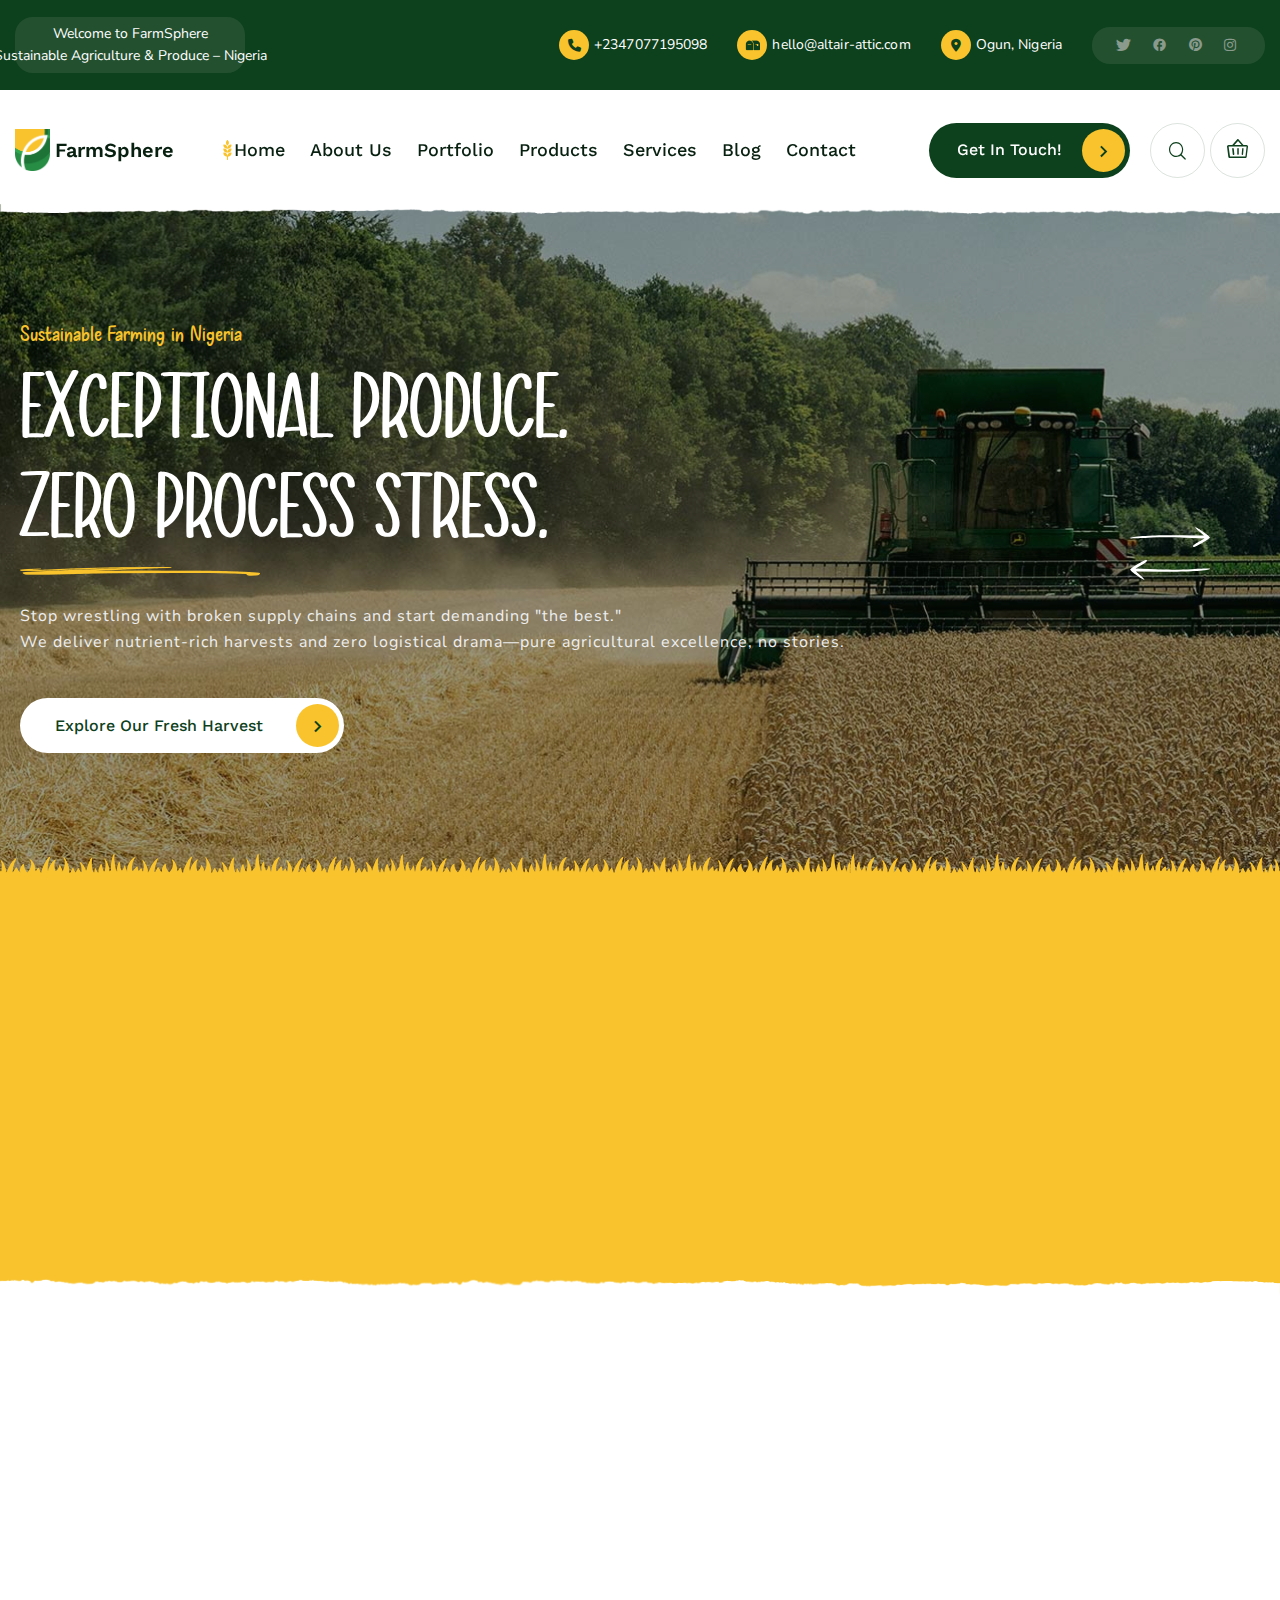
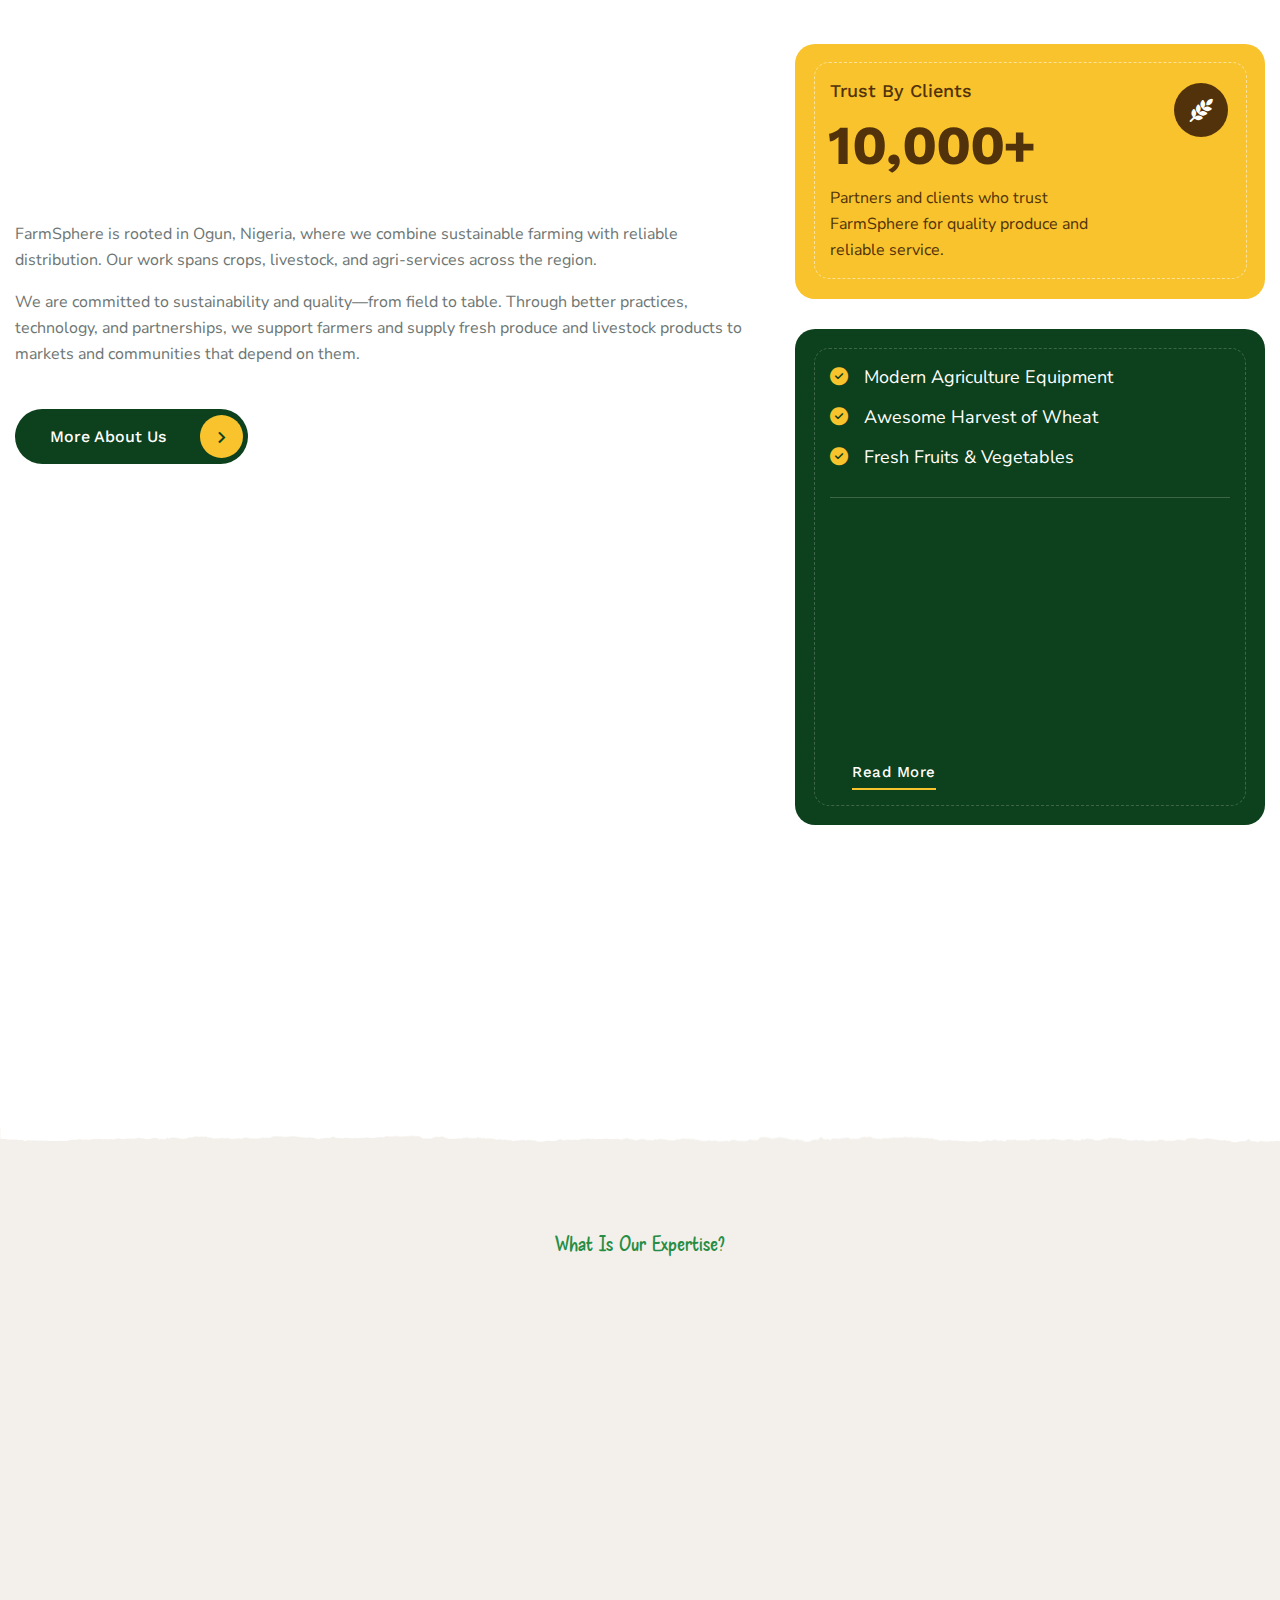
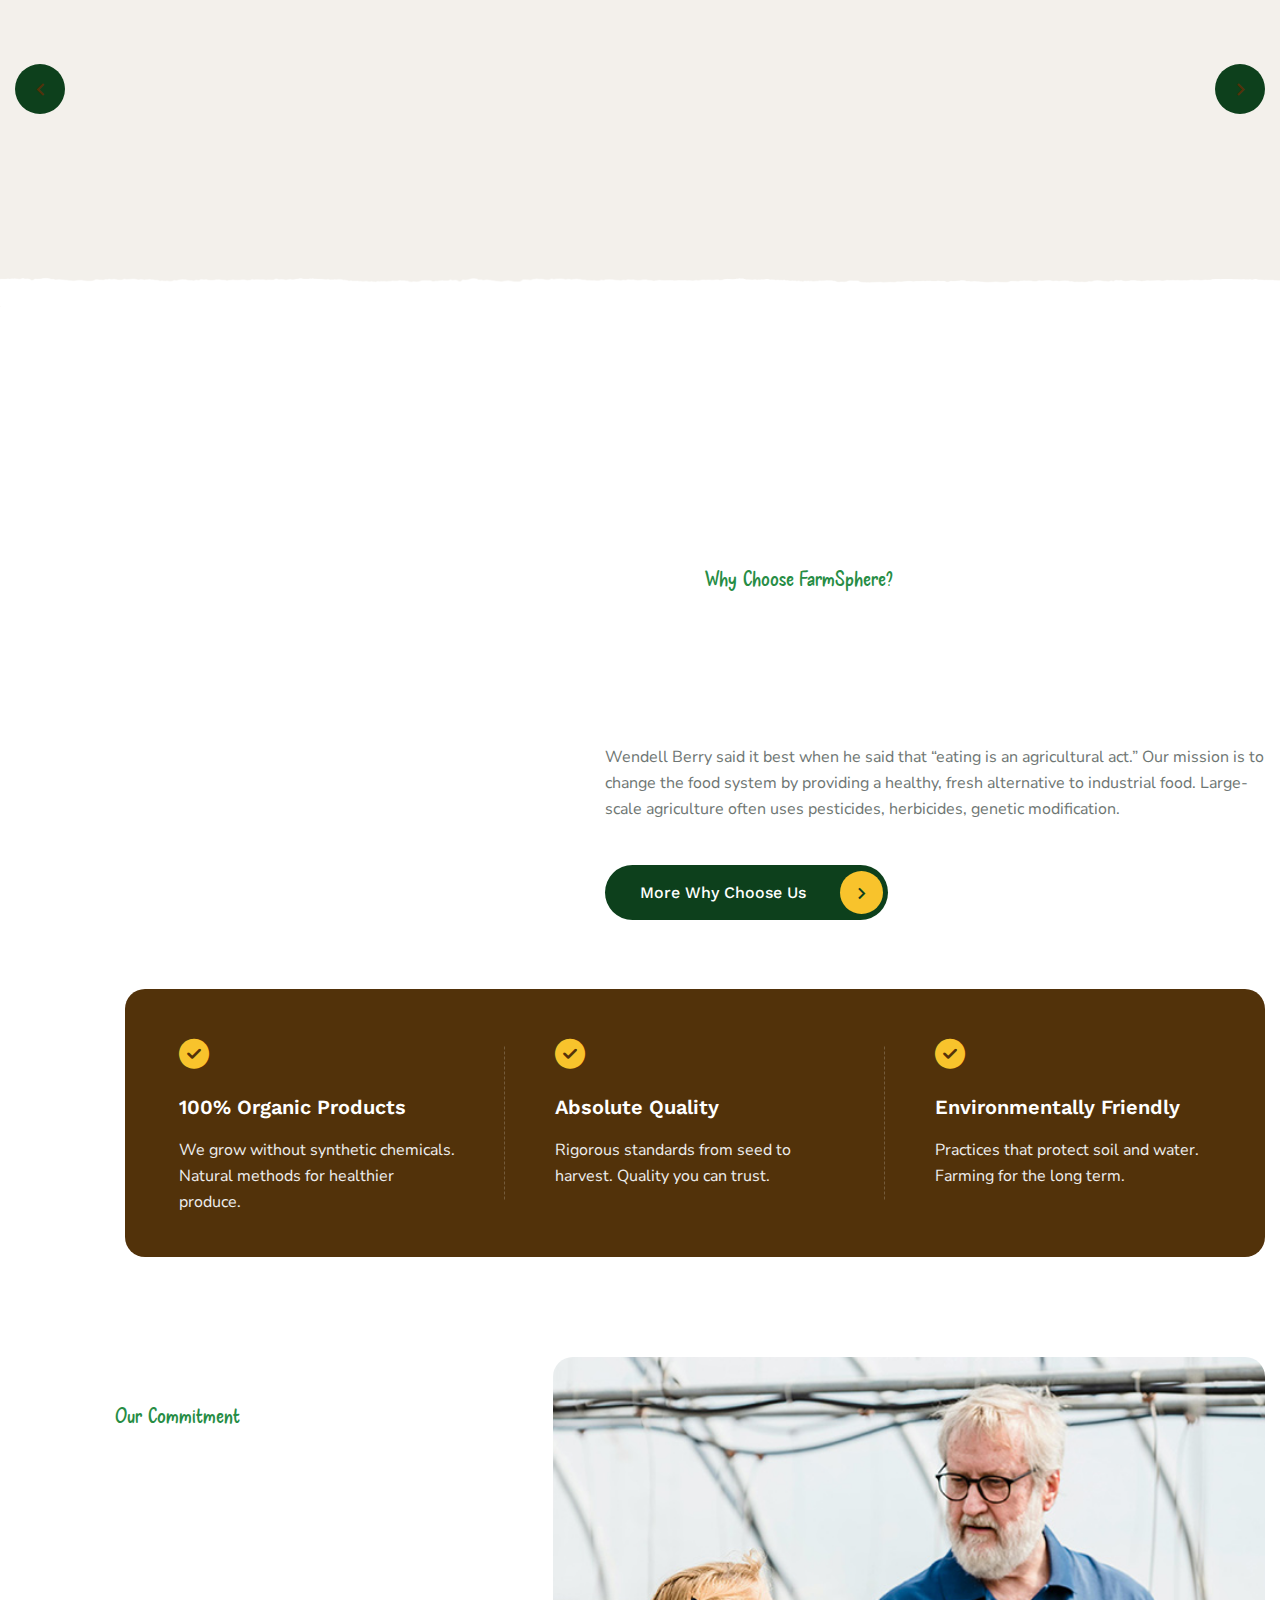
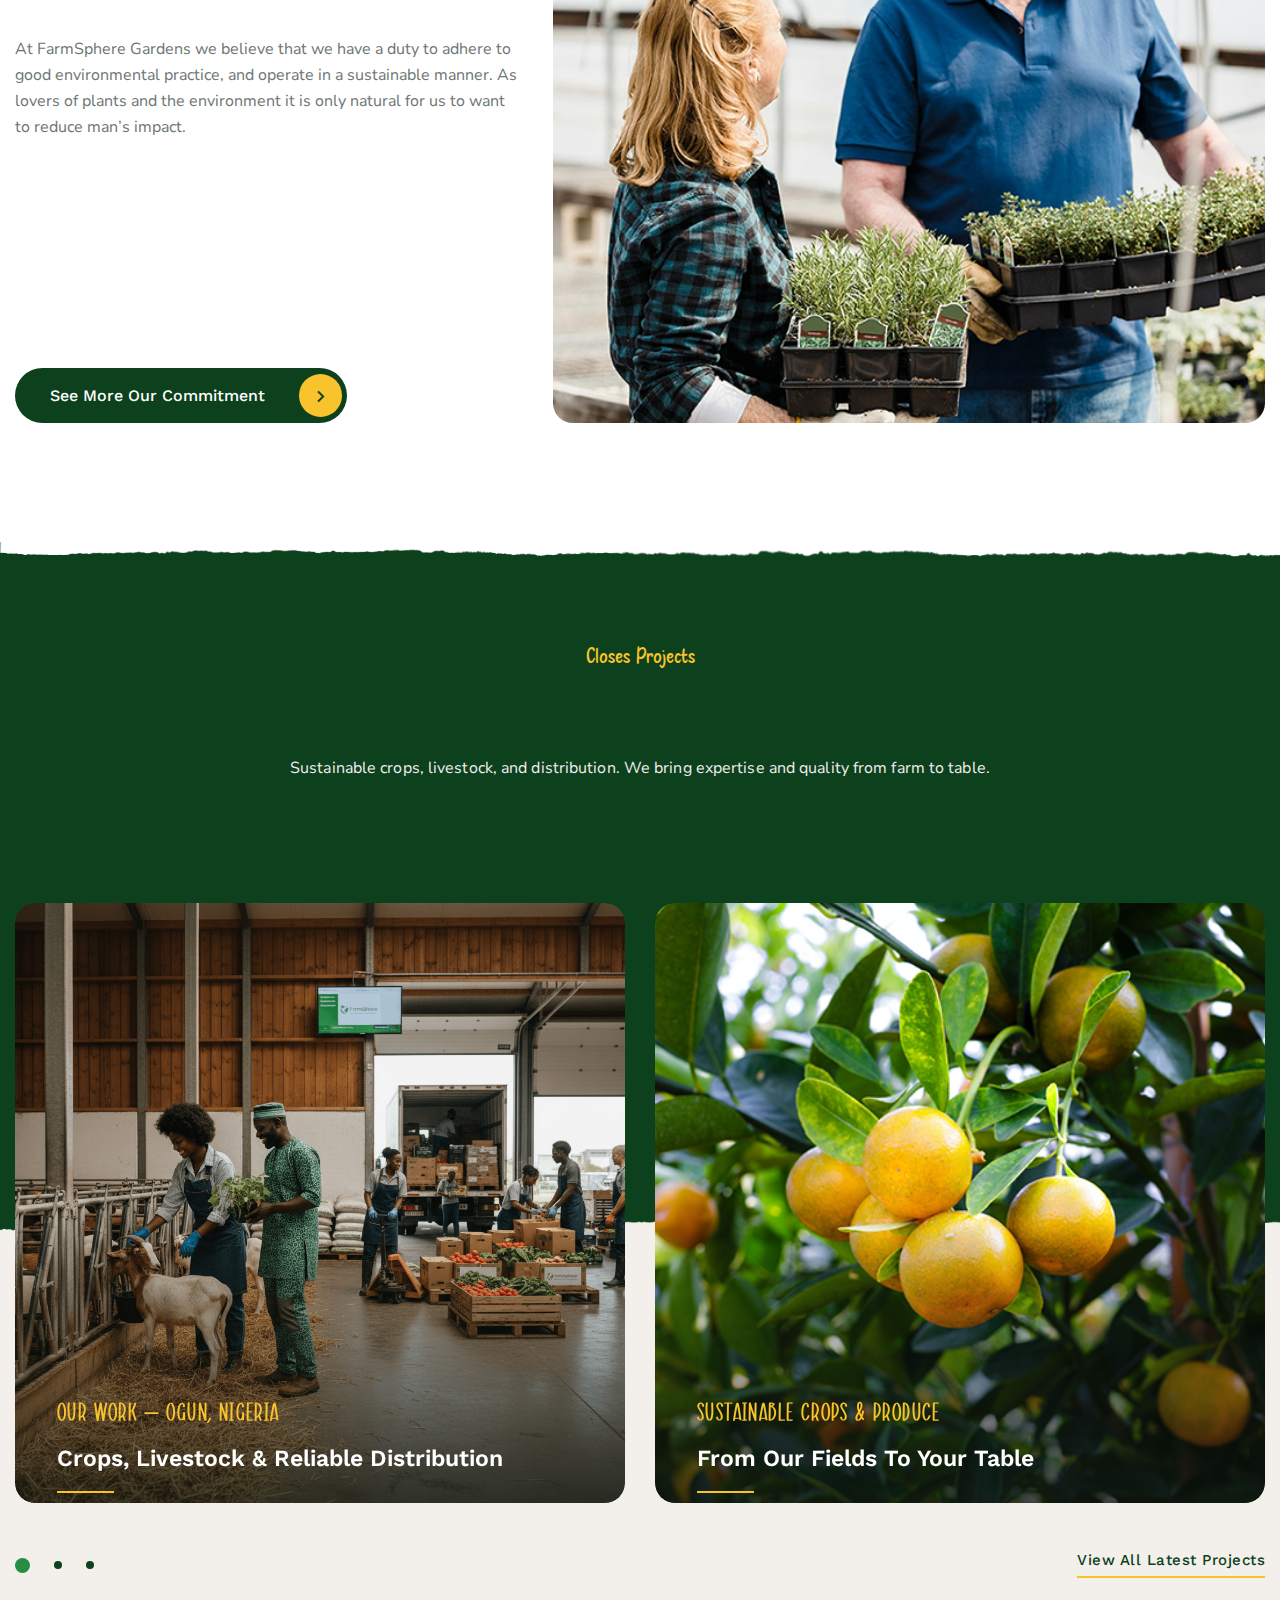
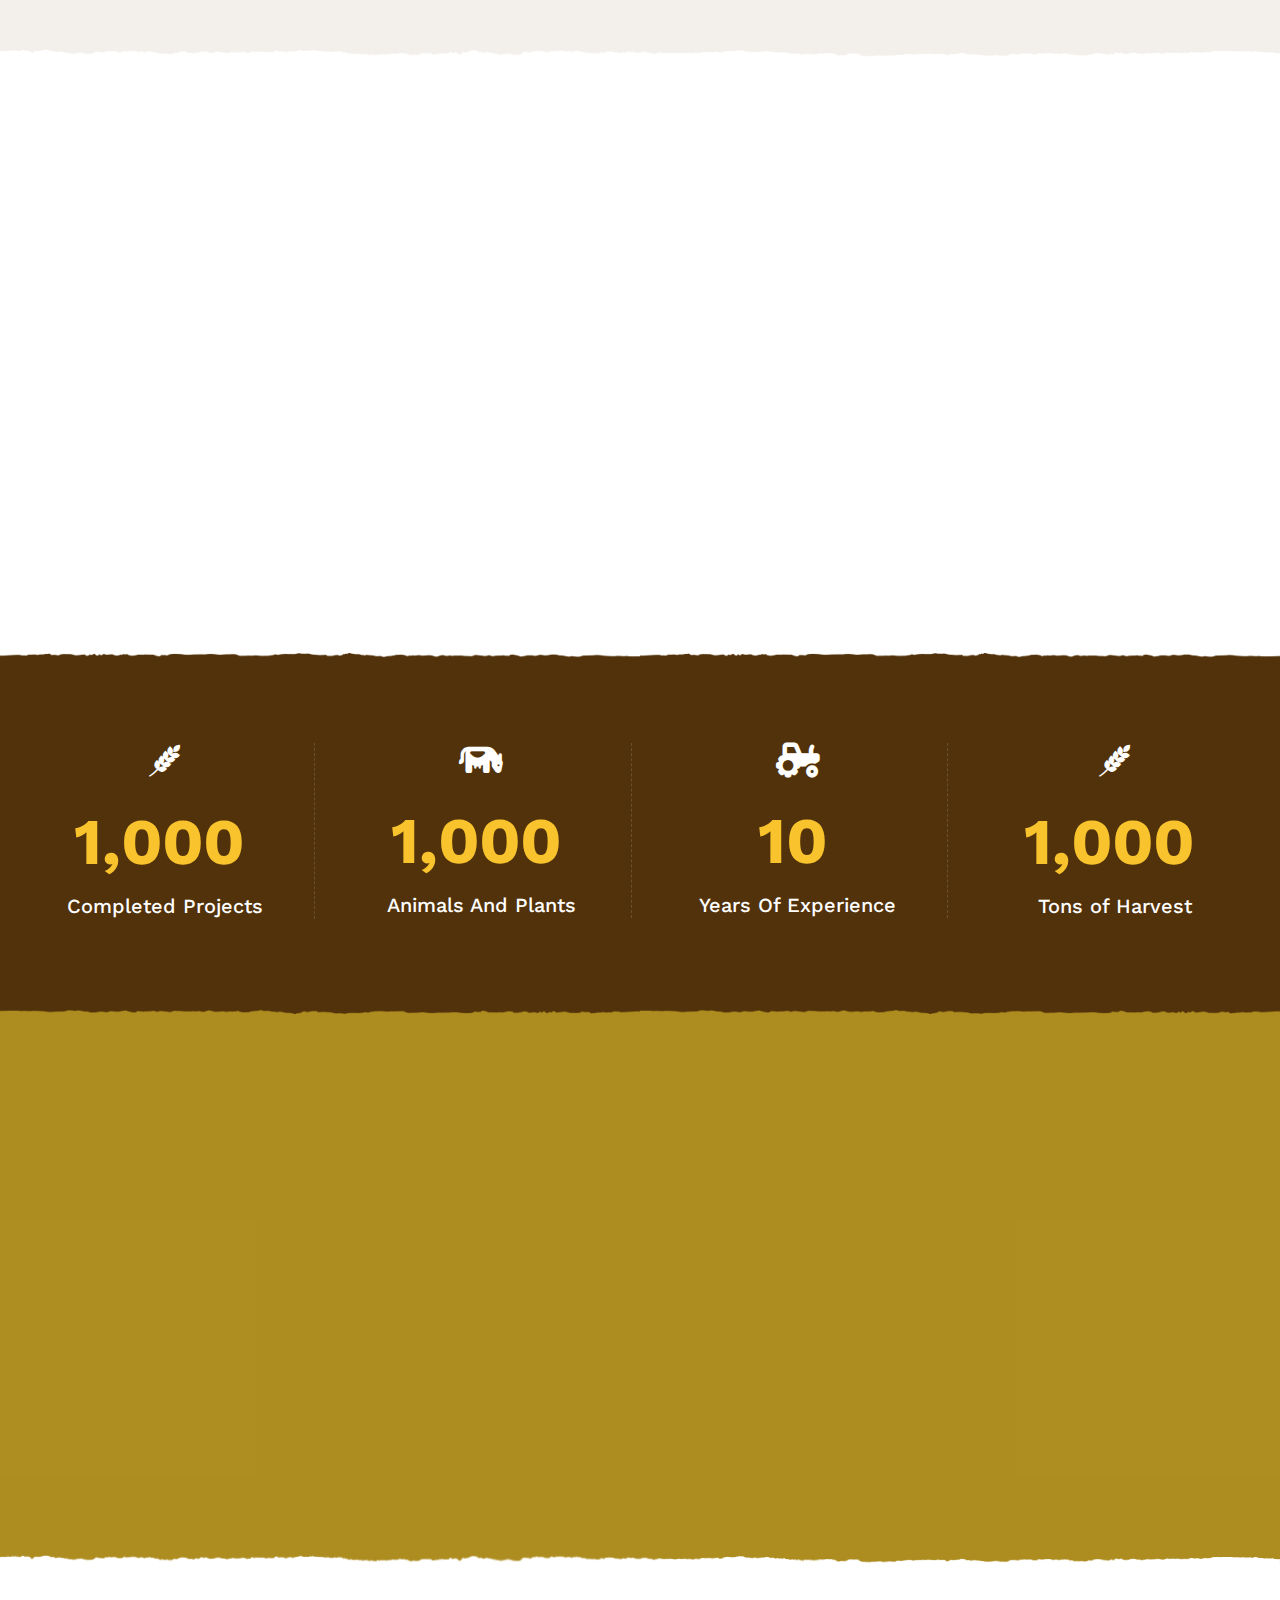
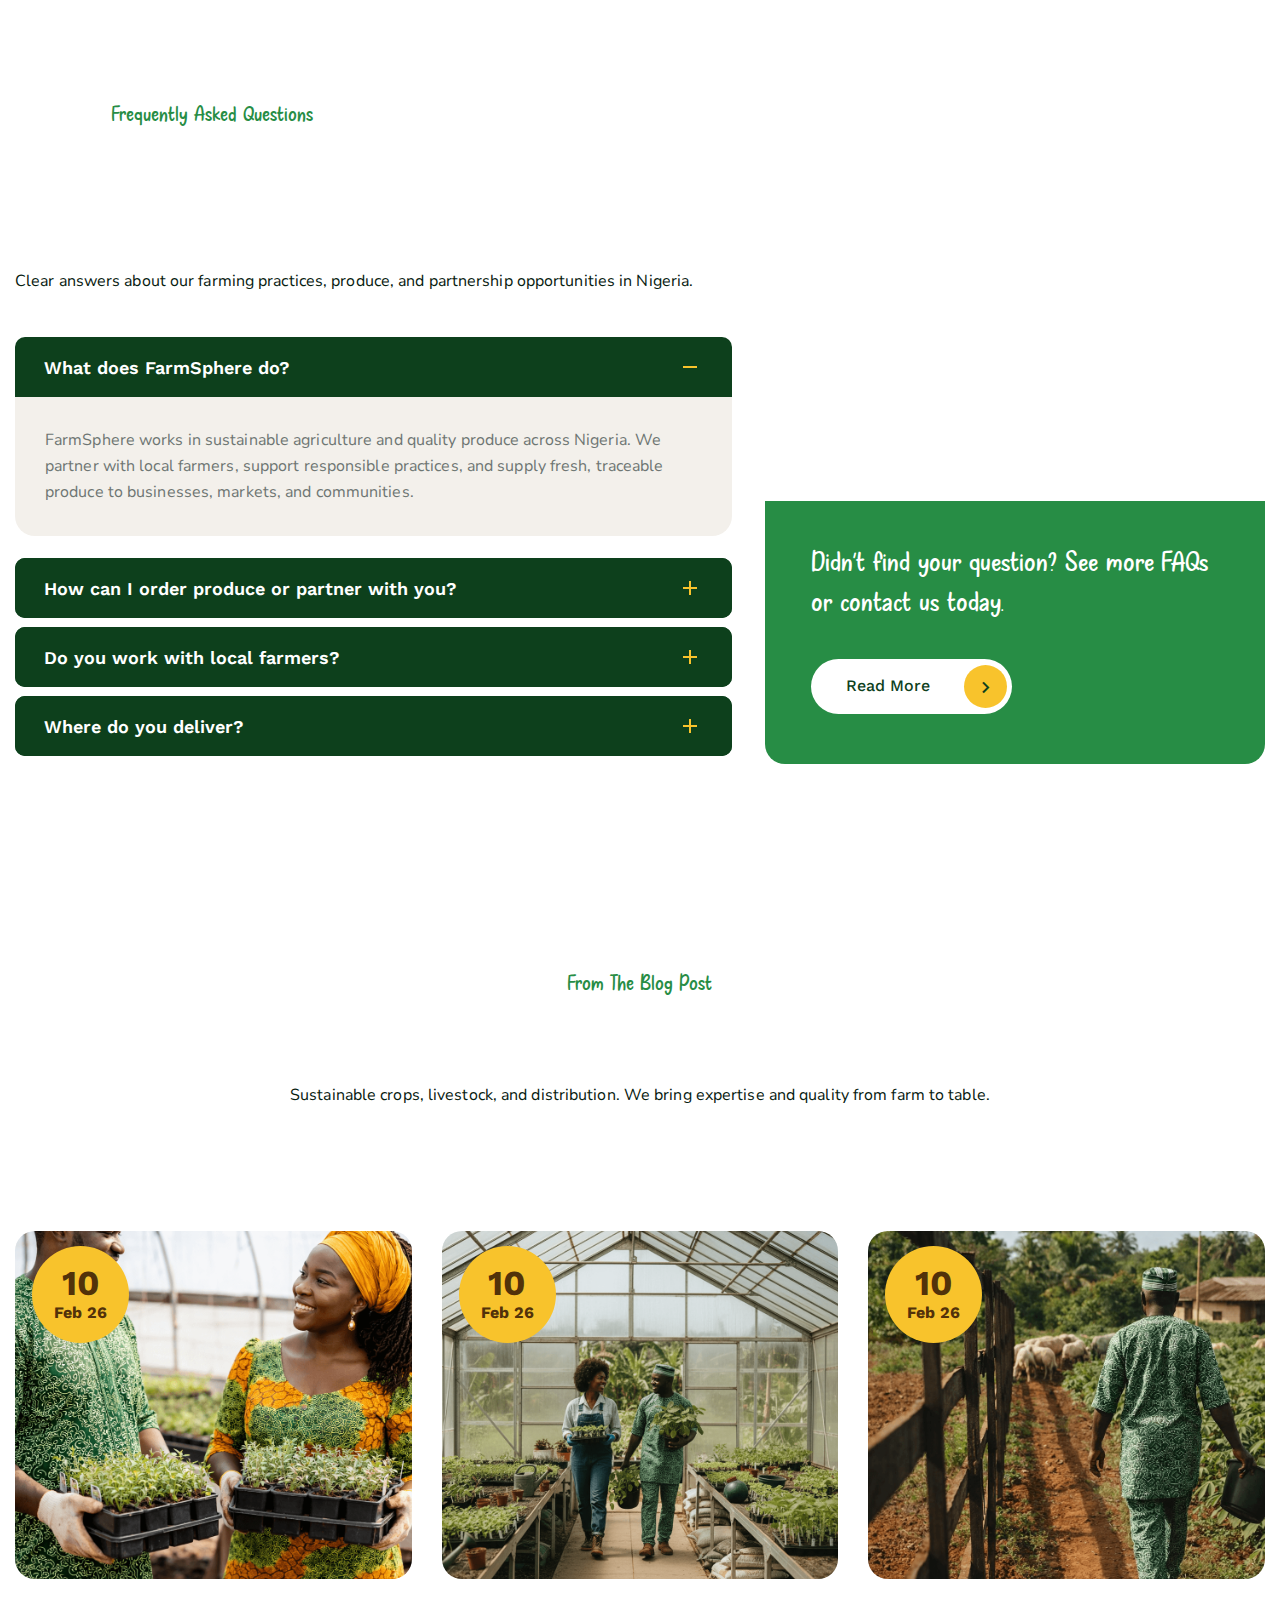
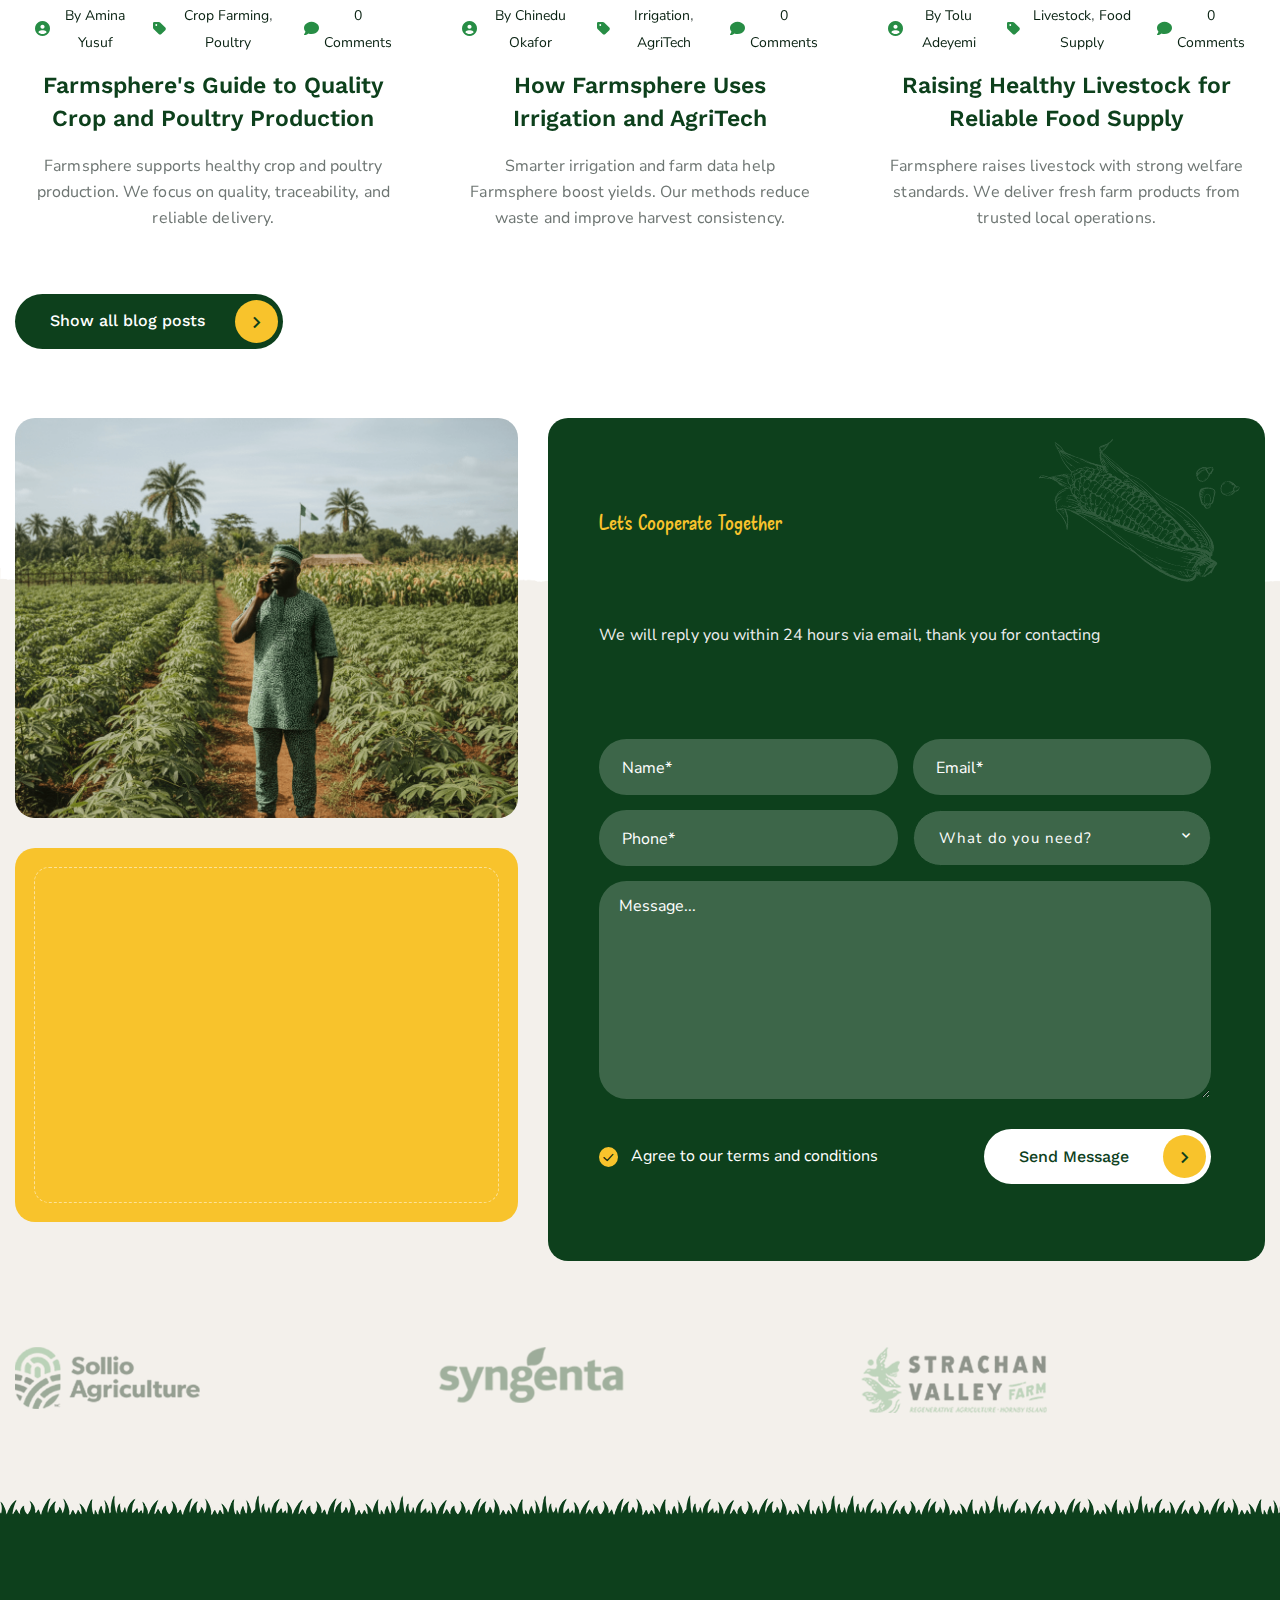
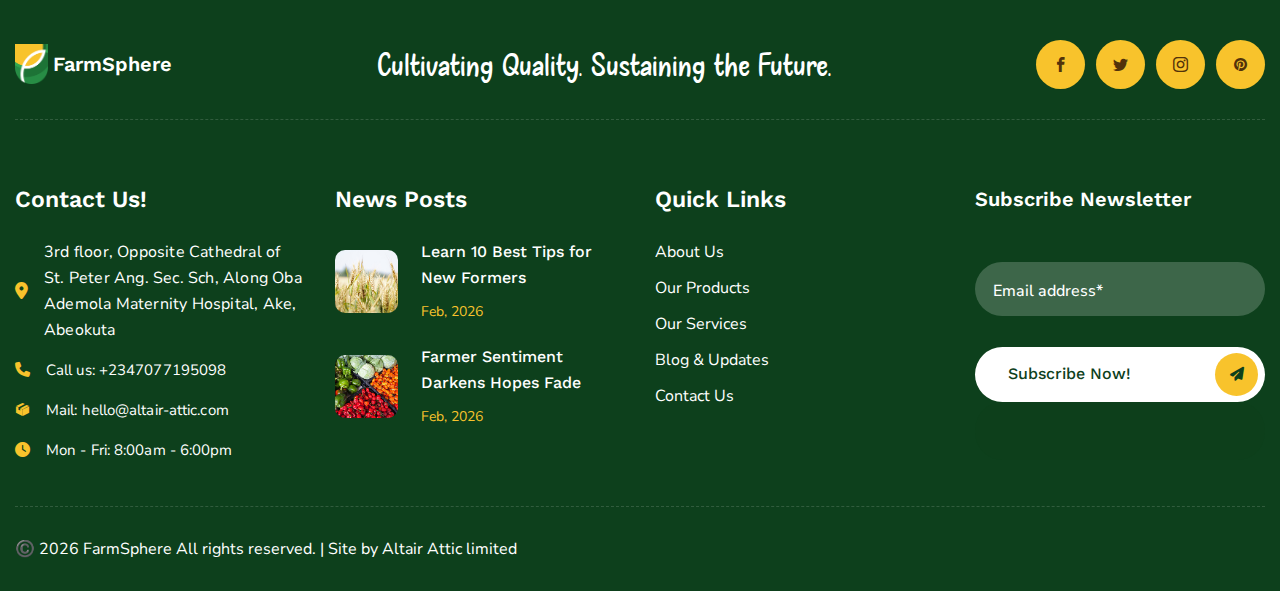
<file: frontend/index.html>
<!DOCTYPE html>
<!--[if IE 8]><html class="ie" xmlns="http://www.w3.org/1999/xhtml" xml:lang="en-US" lang="en-US"> <![endif]-->
<!--[if (gte IE 9)|!(IE)]><!-->
<html xmlns="http://www.w3.org/1999/xhtml" xml:lang="en-US" lang="en-US">
<!--<![endif]-->



<head>
    <!-- Basic Page Needs -->
    <meta charset="utf-8" />
    <title>FarmSphere – Cultivating Quality. Sustaining the Future.</title>
    <!--[if IE]><meta http-equiv='X-UA-Compatible' content='IE=edge,chrome=1'><![endif]-->
    <meta name="description"
        content="FarmSphere is a modern agricultural brand focused on sustainable crop farming, livestock management, and reliable produce distribution in Nigeria.">
    <meta name="keywords"
        content="FarmSphere, agriculture Nigeria, fresh vegetables, grains, poultry, livestock, sustainable farming, farm produce, wholesale produce">
    <meta name="author" content="FarmSphere">

    <!-- Mobile Specific Metas -->
    <meta name="viewport" content="width=device-width, initial-scale=1, maximum-scale=1" />

    <!-- Bootstrap  -->
    <link rel="stylesheet" type="text/css" href="assets/css/bootstrap.css" />

    <!-- Theme Style -->
    <link rel="stylesheet" type="text/css" href="assets/css/magnific-popup.min.css" />
    <link rel="stylesheet" type="text/css" href="assets/css/odometer.min.css" />
    <link rel="stylesheet" type="text/css" href="assets/css/swiper-bundle.min.css" />
    <link rel="stylesheet" type="text/css" href="assets/css/styles.css" />
    <link rel="stylesheet" type="text/css" href="assets/css/style.css" />

    <!-- Animation Style -->
    <link rel="stylesheet" type="text/css" href="assets/css/animate.min.css" />
    <link rel="stylesheet" type="text/css" href="assets/css/animate2.min.css" />
    <link rel="stylesheet" type="text/css" href="assets/css/textanimation.css" />

    <!-- Font -->
    <link rel="stylesheet" href="assets/font/fonts.css" />

    <!-- Icon -->
    <link rel="stylesheet" type="text/css" href="assets/icons/icomoon/style.css" />
    <link rel="stylesheet" type="text/css" href="assets/icons/fontawesome/css/all.min.css" />

    <!-- Favicon and Touch Icons  -->
    <link rel="shortcut icon" href="images/logo/logo3x.png" />
    <link rel="apple-touch-icon-precomposed" href="images/logo/logo3x.png" />

    <!--[if lt IE 9]>
        <script src="javascript/html5shiv.js"></script>
        <script src="javascript/respond.min.js"></script>
    <![endif]-->
</head>

<body class="counter-scroll">

    <!-- Wrapper -->
    <div id="wrapper">

        <!-- Preloader -->
        <div id="loading">
            <div id="loading-center">
                <div class="loader-container">
                    <div class="wrap-loader">
                        <div class="loader">
                        </div>
                        <div class="icon">
                            <img src="assets/images/logo/logo3x.png" alt="">
                        </div>
                    </div>
                </div>
            </div>
        </div><!-- /.Preloader -->

        <!-- Top-bar -->
        <div class="tf-topbar">
            <div class="tf-container w-1780">
                <div class="row">
                    <div class="col-lg-12">
                        <div class="topbar-inner">
                            <div class="topbar-left">
                                <span class="fs-14 font-nunito">Welcome to FarmSphere</span>
                                <span class="fs-14 font-nunito">Sustainable Agriculture & Produce – Nigeria</span>
                            </div>
                            <div class="topbar-right">
                                <ul class="contact-list">
                                    <li class="item">
                                        <a href="#" class="icon">
                                            <i class="fa-solid fa-phone"></i>
                                        </a>
                                        <a href="tel:+2347077195098"> +2347077195098 </a>
                                    </li>
                                    <li class="item">
                                        <a href="#" class="icon">
                                            <img src="assets/icons/mailbox.png" alt="" />
                                        </a>
                                        <a href="mailto:hello@altair-attic.com">
                                            hello@altair-attic.com
                                        </a>
                                    </li>
                                    <li class="item">
                                        <a href="#" class="icon">
                                            <i class="fa-solid fa-location-dot"></i>
                                        </a>
                                        <a href="#">
                                            Ogun, Nigeria
                                        </a>
                                    </li>
                                </ul>
                                <ul class="social-list">
                                    <li class="item">
                                        <a href="#">
                                            <i class="icon-twitter"></i>
                                        </a>
                                    </li>
                                    <li class="item">
                                        <a href="#">
                                            <i class="icon-facebook"></i>
                                        </a>
                                    </li>
                                    <li class="item">
                                        <a href="#">
                                            <i class="icon-pinterest"></i>
                                        </a>
                                    </li>
                                    <li class="item">
                                        <a href="#">
                                            <i class="icon-instagram2"></i>
                                        </a>
                                    </li>
                                </ul>
                            </div>
                        </div>
                    </div>
                </div>
            </div>
        </div><!-- /.Top-bar -->

        <!-- Welcome -->
        <div class="box-welcome">
            <div class="tf-overlay"></div>
            <div class="welcome-wrap">
                <div class="content">
                    <div class="btn-close-welcome icon style-circle">
                        <i class="icon-close"></i>
                    </div>
                    <h3 class="title font-snowfall">
                        FarmSphere <br />
                        Cultivating Quality. Sustaining the Future.
                    </h3>
                    <p class="text font-nunito">
                        Sustainable farming and trusted produce. <br />
                        Reach us anytime—we're here to help.
                    </p>
                    <ul class="infor-list">
                        <li class="item">
                            <i class="fa-solid fa-location-dot fs-18"></i>
                            <p>
                                3rd floor, Opposite Cathedral of St. Peter Ang. Sec. Sch, Along Oba Ademola Maternity
                                Hospital, Ake, Abeokuta
                            </p>
                        </li>
                        <li class="item">
                            <i class="fa-solid fa-phone"></i>
                            <p>
                                Call us: +2347077195098
                            </p>
                        </li>
                        <li class="item">
                            <img src="assets/icons/mailbox-2.png" alt="" />
                            <p>
                                Mail Support:
                                hello@altair-attic.com
                            </p>
                        </li>
                        <li class="item">
                            <i class="fa-solid fa-clock"></i>
                            <p>
                                Mon - Fri: 8:00am - 6:00pm
                            </p>
                        </li>
                    </ul>
                    <div class="wg-social">
                        <ul class="list">
                            <li class="item">
                                <a href="#"><i class="icon-facebook1"></i></a>
                            </li>
                            <li class="item">
                                <a href="#"><i class="icon-twitter"></i></a>
                            </li>
                            <li class="item">
                                <a href="#"><i class="icon-instagram2"></i></a>
                            </li>
                            <li class="item">
                                <a href="#"><i class="icon-pinterest"></i></a>
                            </li>
                        </ul>
                    </div>
                </div>
            </div>
        </div><!-- /.Welcome -->

        <!-- Header  -->
        <header class="header has-item-bot" id="header-main">
            <div class="tf-container w-1780">
                <div class="row">
                    <div class="col-lg-12">
                        <div class="header-inner">
                            <div class="header-left">
                                <div class="logo-site">
                                    <a href="index.html" class="d-flex align-items-center gap-2">
                                        <img src="assets/images/logo/logo3x.png" alt="FarmSphere" class="logo-icon" />
                                        <span class="logo-text font-worksans fw-6 fs-20">FarmSphere</span>
                                    </a>
                                </div>
                                <div class="main-nav">
                                    <ul class="nav-list">
                                        <li class="item current-menu">
                                            <a href="index.html">Home</a>
                                        </li>
                                        <li class="item">
                                            <a href="about.html">About Us</a>
                                        </li>
                                        <li class="item">
                                            <a href="portfolio.html">Portfolio</a>
                                        </li>
                                        <li class="item">
                                            <a href="products.html">Products</a>
                                        </li>
                                        <li class="item">
                                            <a href="services.html">Services</a>
                                        </li>
                                        <li class="item">
                                            <a href="blog.html">Blog</a>
                                        </li>
                                        <li class="item">
                                            <a href="contact.html">Contact</a>
                                        </li>
                                    </ul>
                                </div>
                            </div>
                            <div class="header-right">
                                <a href="contact.html" class="tf-btn gap-30">
                                    <span class="text-style">
                                        Get In Touch!
                                    </span>
                                    <div class="icon">
                                        <i class="icon-arrow_right"></i>
                                    </div>
                                </a>
                                <div class="icon-wrap">
                                    <a class="icon header-search" href="#canvasSearch" data-bs-toggle="offcanvas">
                                        <i class="icon-magnifying-glass fs-21"></i>
                                    </a>
                                    <a href="products.html" class="icon wg-bag">
                                        <i class="icon-basket"></i>
                                    </a>
                                </div>
                                <div class="wg-welcome btn-open-welcome">
                                    <i class="icon-fences-icon fs-24"></i>
                                </div>

                                <div class="mobile-button">
                                    <span></span>
                                </div>
                            </div>
                        </div>
                        <div class="mobile-nav-wrap">
                            <div class="overlay-mobile-nav"></div>
                            <div class="inner-mobile-nav overflow-y-auto">
                                <div class="top">
                                    <div class="logo">
                                        <a href="index.html" rel="home"
                                            class="main-logo d-flex align-items-center gap-2">
                                            <img id="mobile-logo_header" alt="FarmSphere"
                                                src="assets/images/logo/logo3x.png" class="logo-icon" />
                                            <span class="logo-text font-worksans fw-6 fs-20">FarmSphere</span>
                                        </a>
                                        <div class="mobile-nav-close">
                                            <i class="icon-close"></i>
                                        </div>
                                    </div>
                                    <nav id="mobile-main-nav" class="mobile-main-nav">
                                        <ul id="menu-mobile-menu" class="menu">
                                            <li class="menu-item current-nav">
                                                <a class="item-menu-mobile current" href="index.html">Home</a>
                                            </li>
                                            <li class="menu-item">
                                                <a class="item-menu-mobile" href="about.html">About Us</a>
                                            </li>
                                            <li class="menu-item">
                                                <a class="item-menu-mobile" href="portfolio.html">Portfolio</a>
                                            </li>
                                            <li class="menu-item">
                                                <a class="item-menu-mobile" href="products.html">Products</a>
                                            </li>
                                            <li class="menu-item">
                                                <a class="item-menu-mobile" href="services.html">Services</a>
                                            </li>
                                            <li class="menu-item">
                                                <a class="item-menu-mobile" href="blog.html">Blog</a>
                                            </li>
                                            <li class="menu-item">
                                                <a class="item-menu-mobile" href="contact.html">Contact</a>
                                            </li>
                                        </ul>
                                    </nav>
                                    <div class="group-icon">
                                        <a class="site-nav-icon header-search" href="#canvasSearch"
                                            data-bs-toggle="offcanvas">
                                            <i class="icon-magnifying-glass fs-21"> </i>
                                            Search
                                        </a>
                                        <a href="products.html" class="site-nav-icon wg-bag">
                                            <i class="icon-basket"></i>
                                            Shop
                                        </a>
                                    </div>
                                </div>
                                <div class="bottom">
                                    <div class="infor-list">
                                        <ul>
                                            <li>
                                                <h5 class="title">
                                                    Address:
                                                </h5>
                                                <p>
                                                    Ogun, Nigeria
                                                </p>
                                            </li>
                                            <li>
                                                <h5 class="title">
                                                    Phone:
                                                </h5>
                                                <p>
                                                    +2347077195098
                                                </p>
                                            </li>
                                            <li>
                                                <h5 class="title">
                                                    Email:
                                                </h5>
                                                <p>

                                                    hello@altair-attic.com
                                                </p>
                                            </li>
                                        </ul>
                                    </div>
                                    <div class="wg-social">
                                        <ul class="list">
                                            <li class="item">
                                                <a href="#"><i class="icon-facebook1"></i></a>
                                            </li>
                                            <li class="item">
                                                <a href="#"><i class="icon-twitter"></i></a>
                                            </li>
                                            <li class="item">
                                                <a href="#"><i class="icon-instagram2"></i></a>
                                            </li>
                                            <li class="item">
                                                <a href="#"><i class="icon-pinterest"></i></a>
                                            </li>
                                        </ul>
                                    </div>
                                </div>
                            </div>
                        </div>
                    </div>
                </div>
            </div>
            <div class="fixed-header style-absolute">
                <div class="tf-container w-1780">
                    <div class="row">
                        <div class="col-lg-12">
                            <div class="header-inner ">
                                <div class="header-left">
                                    <div class="logo-site">
                                        <a href="index.html" class="d-flex align-items-center gap-2">
                                            <img src="assets/images/logo/logo3x.png" alt="FarmSphere"
                                                class="logo-icon" />
                                            <span class="logo-text font-worksans fw-6 fs-20">FarmSphere</span>
                                        </a>
                                    </div>
                                    <div class="main-nav">
                                        <ul class="nav-list">
                                            <li class="item current-menu">
                                                <a href="index.html">Home</a>
                                            </li>
                                            <li class="item">
                                                <a href="about.html">About Us</a>
                                            </li>
                                            <li class="item">
                                                <a href="portfolio.html">Portfolio</a>
                                            </li>
                                            <li class="item">
                                                <a href="products.html">Products</a>
                                            </li>
                                            <li class="item">
                                                <a href="services.html">Services</a>
                                            </li>
                                            <li class="item">
                                                <a href="blog.html">Blog</a>
                                            </li>
                                            <li class="item">
                                                <a href="contact.html">Contact</a>
                                            </li>
                                        </ul>
                                    </div>
                                </div>
                                <div class="header-right">
                                    <a href="contact.html" class="tf-btn gap-30">
                                        <span class="text-style">
                                            Get In Touch!
                                        </span>
                                        <div class="icon">
                                            <i class="icon-arrow_right"></i>
                                        </div>
                                    </a>
                                    <div class="icon-wrap">
                                        <a class="icon header-search" href="#canvasSearch" data-bs-toggle="offcanvas">
                                            <i class="icon-magnifying-glass fs-21"></i>
                                        </a>
                                        <a href="products.html" class="icon wg-bag">
                                            <i class="icon-basket"></i>
                                        </a>
                                    </div>
                                    <div class="wg-welcome btn-open-welcome">
                                        <i class="icon-fences-icon fs-24"></i>
                                    </div>
                                    <div class="mobile-button">
                                        <span></span>
                                    </div>
                                </div>
                            </div>

                        </div>
                    </div>
                </div>
                <div class="header-item children">
                    <img src="assets/images/item/page-title-top.png" alt="">
                </div>
            </div>

            <div class="header-item">
                <img src="assets/images/item/page-title-top.png" alt="">
            </div>
        </header><!-- /.Header -->

        <!-- Page-title-home-1 -->
        <div class="page-title-home-1">
            <div class="swiper-container slider-home-1">
                <div class="swiper-wrapper">
                    <div class="swiper-slide">
                        <div class="slide-home-1">
                            <div class="image overflow-hidden">
                                <img src="assets/images/page-title/index-1.jpg"
                                    data-src="assets/images/page-title/index-1.jpg" alt=""
                                    class="lazyload tf-animate-zoom-in-out" />
                            </div>
                            <div class="content-wrap">
                                <div class="content">
                                    <p class="sub-title font-snowfall tf-fade-top fade-item-1">
                                        Sustainable Farming in Nigeria
                                    </p>
                                    <h1 class="title font-farmhouse tf-fade-right fade-item-2">
                                        Exceptional Produce. <br />
                                        Zero Process Stress.
                                    </h1>
                                    <div class="img-item ">
                                        <img src="assets/images/item/line-throw-title.png"
                                            class="tf-trainsition-draw-left access-trainsition" alt="" />
                                    </div>
                                    <p class="text font-nunito tf-fade-left fade-item-4">
                                        Stop wrestling with broken supply chains and start demanding "the best." <br />
                                        We deliver nutrient-rich harvests and zero logistical drama—pure agricultural
                                        excellence, no stories.
                                    </p>
                                    <a href="products.html" class="tf-btn btn-view bg-white tf-fade-bottom fade-item-5">
                                        <span class="text-style cl-primary">
                                            Explore Our Fresh Harvest
                                        </span>
                                        <div class="icon">
                                            <i class="icon-arrow_right"></i>
                                        </div>
                                    </a>
                                </div>
                            </div>
                        </div>
                    </div>
                    <div class="swiper-slide">
                        <div class="slide-home-1">
                            <div class="image overflow-hidden">
                                <img src="assets/images/page-title/index-2.jpg"
                                    data-src="assets/images/page-title/index-2.jpg" alt=""
                                    class="lazyload tf-animate-zoom-in-out" />
                            </div>
                            <div class="content-wrap">
                                <div class="content">
                                    <p class="sub-title font-snowfall tf-fade-top fade-item-1">
                                        Sustainable Farming in Nigeria
                                    </p>
                                    <h1 class="title font-farmhouse tf-fade-right fade-item-2">
                                        Flawless Quality. <br />
                                        Handled With Precision.
                                    </h1>
                                    <div class="img-item ">
                                        <img class="tf-trainsition-draw-left access-trainsition"
                                            src="assets/images/item/line-throw-title.png" alt="" />
                                    </div>
                                    <p class="text font-nunito tf-fade-left fade-item-4">
                                        Forget the frustration of inconsistent standards. We pair sustainable <br />
                                        farming with precision technology to bring you excellence every time.
                                    </p>
                                    <a href="products.html" class="tf-btn btn-view bg-white tf-fade-bottom fade-item-5">
                                        <span class="text-style cl-primary">
                                            Shop Premium Quality
                                        </span>
                                        <div class="icon">
                                            <i class="icon-arrow_right"></i>
                                        </div>
                                    </a>
                                </div>
                            </div>
                        </div>
                    </div>
                    <div class="swiper-slide">
                        <div class="slide-home-1">
                            <div class="image overflow-hidden">
                                <img src="assets/images/page-title/index-3.jpg"
                                    data-src="assets/images/page-title/index-3.jpg" alt=""
                                    class="lazyload tf-animate-zoom-in-out" />
                            </div>
                            <div class="content-wrap">
                                <div class="content">
                                    <p class="sub-title font-snowfall tf-fade-top fade-item-1">
                                        Sustainable Farming in Nigeria
                                    </p>
                                    <h1 class="title font-farmhouse tf-fade-right fade-item-2">
                                        Resilient Roots. <br />
                                        Guaranteed Future.
                                    </h1>
                                    <div class="img-item">
                                        <img class="tf-trainsition-draw-left access-trainsition"
                                            src="assets/images/item/line-throw-title.png" alt="" />
                                    </div>
                                    <p class="text font-nunito tf-fade-left fade-item-4">
                                        Stop gambling with food security. We handle the complexities of <br />
                                        the field so you can enjoy high-yield harvests and total peace of mind.
                                    </p>
                                    <a href="products.html" class="tf-btn btn-view bg-white tf-fade-bottom fade-item-5">
                                        <span class="text-style cl-primary">
                                            Browse Our Products
                                        </span>
                                        <div class="icon">
                                            <i class="icon-arrow_right"></i>
                                        </div>
                                    </a>
                                </div>
                            </div>
                        </div>
                    </div>
                </div>
                <div class="btn-slide-home-1 btn-next">
                    <svg version="1.0" xmlns="http://www.w3.org/2000/svg" width="80px" height="20px" viewBox="0 0 80 20"
                        preserveAspectRatio="xMidYMid meet">
                        <g fill="#ffffff">
                            <path
                                d="M63 19 c0 -0.5 2.6 -2.4 5.8 -4.2 l5.7 -3.3 -19.5 -0.8 c-11 -0.5 -27.1 -0.5 -37 0.1 -9.6 0.5 -17.7 0.7 -17.9 0.5 -2.4 -1.9 22 -3.5 48.7 -3.1 l25.2 0.3 -4.6 -3.9 c-2.5 -2.1 -4.3 -4 -4 -4.3 0.7 -0.7 14.6 8.9 14.6 10.2 0 1.1 -14.3 9.5 -16.2 9.5 -0.4 0 -0.8 -0.4 -0.8 -1z" />
                        </g>
                    </svg>
                </div>
                <div class="btn-slide-home-1 btn-prev">
                    <svg version="1.0" xmlns="http://www.w3.org/2000/svg" width="80px" height="20px" viewBox="0 0 80 20"
                        preserveAspectRatio="xMidYMid meet">
                        <g fill="#ffffff">
                            <path
                                d="M7 15.4 c-3.6 -2.4 -6.6 -5 -6.8 -5.7 -0.2 -1.2 13.8 -9.7 16 -9.7 2.4 0 0.2 2.4 -4.9 5.2 l-5.8 3.3 19.5 0.8 c11 0.5 27.1 0.5 37 -0.1 9.6 -0.5 17.7 -0.7 17.9 -0.5 2.4 1.9 -22 3.5 -48.6 3.1 l-25.2 -0.3 4.7 4.2 c6.1 5.5 4.4 5.3 -3.8 -0.3z" />
                        </g>
                    </svg>
                </div>
            </div>
        </div><!-- /.Page-title-home-1 -->

        <!-- Main-content -->
        <div class="main-content pt-0 page-index">

            <!-- Section-break-page -->
            <section class="s-break-page">
                <div class="img-item item-1">
                    <img src="assets/images/item/grass-4.png" alt="" class="" />
                </div>
                <div class="img-item item-2 wow zoomIn">
                    <div class="scroll-element-3">

                        <img src="assets/images/item/barn.png" alt="" class="" />
                    </div>
                </div>
                <div class="img-item item-3">
                    <img src="assets/images/item/page-title-top.png" alt="" class="" />
                </div>
            </section><!-- /.Section-break-page -->

            <!-- Section box portfolio -->
            <section class="s-box-portfolio">
                <div class="tf-container w-1290">
                    <div class="row">
                        <div class="col-lg-4">
                            <div class="box-portfolio style-4 tf-img-hover mb-s-991 wow fadeInUp" data-wow-delay="0s">
                                <div class="image hover01">
                                    <img src="assets/images/widget/box-portfolio-1.jpg"
                                        data-src="assets/images/widget/box-portfolio-1.jpg" alt="" class="lazyload" />
                                </div>
                                <div class="content">
                                    <div class="icon hover02">
                                        <i class="icon-healthy-food-1"></i>
                                    </div>
                                    <a href="products.html" class="title fs-22 font-worksans fw-6 hover-text-4">
                                        Precision Purity, No Secrets</a>
                                    <p class="text font-nunito">
                                        Fed up with "fresh" produce that hides chemical residues? We use smart tech and
                                        organic standards to ensure every crop is as pure as nature intended, delivered
                                        with total transparency.
                                    </p>
                                    <div class="bot">
                                        <a href="products.html" class="btn-read font-worksans fw-5">
                                            Shop Pure Produce
                                        </a>
                                    </div>
                                </div>
                            </div>
                        </div>
                        <div class="col-lg-4 col-md-6">
                            <div class="box-portfolio style-4 tf-img-hover mb-s-991 wow fadeInUp" data-wow-delay="0.1s">
                                <div class="image hover01">
                                    <img src="assets/images/widget/box-portfolio-2.jpg"
                                        data-src="assets/images/widget/box-portfolio-2.jpg" alt="" class="lazyload" />
                                </div>
                                <div class="content">
                                    <div class="icon">
                                        <i class="icon-healthy-food-1"></i>
                                    </div>
                                    <a href="products.html" class="title fs-22 font-worksans fw-6 hover-text-4">
                                        Reliable Supply, Zero Drama</a>
                                    <p class="text font-nunito">
                                        Sourcing livestock and crops shouldn't be a gamble. FarmSphere provides a
                                        consistent, high-quality supply chain that eliminates procurement stress and
                                        keeps your pantry or business thriving.
                                    </p>
                                    <div class="bot">
                                        <a href="products.html" class="btn-read font-worksans fw-5">
                                            Explore Our Harvest
                                        </a>
                                    </div>
                                </div>
                            </div>
                        </div>
                        <div class="col-lg-4 col-md-6">
                            <div class="box-portfolio style-4 tf-img-hover wow fadeInUp" data-wow-delay="0.2s">
                                <div class="image hover01">
                                    <img src="assets/images/widget/farma1.jpg"
                                        data-src="assets/images/widget/farma1.jpg" alt="" class="lazyload" />
                                </div>
                                <div class="content">
                                    <div class="icon">
                                        <i class="icon-healthy-food-1"></i>
                                    </div>
                                    <a href="products.html" class="title fs-23 font-worksans fw-6 hover-text-4">
                                        Premium Value, Direct Access</a>
                                    <p class="text font-nunito">
                                        Why pay inflated prices for inconsistent quality? We bridge the gap between
                                        farm and table, offering top-tier agricultural excellence at fair, direct
                                        prices that prioritize your health.
                                    </p>
                                    <div class="bot">
                                        <a href="products.html" class="btn-read font-worksans fw-5">
                                            Buy Direct & Save
                                        </a>
                                    </div>
                                </div>
                            </div>
                        </div>
                    </div>
                </div>
            </section><!-- /.Section box portfolio -->

            <!-- Section about -->
            <section class="s-about-us">
                <div class="tf-container w-1290">
                    <div class="row">
                        <div class="col-lg-12">
                            <div class="main-section">
                                <div class="content-left img-hover">
                                    <div class="heading-section">
                                        <p class="sub-title wow fadeInUp" data-wow-delay="0s">
                                            We have 10 years of agriculture
                                            & eco farming experience
                                        </p>
                                        <p class="title text-container tf-animate-2">
                                            Providing The Finest Products To
                                            The Best Feed Suppliers.
                                        </p>
                                    </div>
                                    <p class="text-1">
                                        FarmSphere is rooted in Ogun, Nigeria,
                                        where we combine sustainable farming
                                        with reliable distribution. Our work
                                        spans crops, livestock, and
                                        agri-services across the region.
                                    </p>
                                    <p class="text-2">
                                        We are committed to sustainability and
                                        quality—from field to table. Through
                                        better practices, technology, and
                                        partnerships, we support farmers and
                                        supply fresh produce and livestock
                                        products to markets and communities
                                        that depend on them.
                                    </p>
                                    <a href="about.html" class="tf-btn btn-read-more gap-34">
                                        <span class="text-style">
                                            More About Us
                                        </span>
                                        <div class="icon">
                                            <i class="icon-arrow_right"></i>
                                        </div>
                                    </a>
                                    <div class="image hover-item">
                                        <img src="assets/images/section/moreAbout.jpg"
                                            data-src="assets/images/section/moreAbout.jpg" alt=""
                                            class="lazyload tf-animate-2" />
                                    </div>
                                </div>
                                <div class="content-right">
                                    <div class="wg-counter style-2">
                                        <div class="has-border">
                                            <div class="counter-item">
                                                <div class="icon style-circle">
                                                    <i class="icon-wheat-grains"></i>
                                                </div>
                                                <p class="title font-worksans">
                                                    Trust By Clients
                                                </p>
                                                <div class="counter">
                                                    <div id="odometer" class="odometer style-2">
                                                        10000
                                                    </div>
                                                    <span class="sub-odo">+</span>
                                                </div>
                                                <p class="text font-nunito">
                                                    Partners and clients who
                                                    trust FarmSphere for
                                                    quality produce and
                                                    reliable service.
                                                </p>
                                            </div>
                                        </div>
                                    </div>
                                    <div class="box-trust">
                                        <div class="has-border">
                                            <ul class="benefit-list ">
                                                <li>
                                                    <i class="fa-solid fa-circle-check"></i>
                                                    <p>
                                                        Modern Agriculture
                                                        Equipment
                                                    </p>
                                                </li>
                                                <li>
                                                    <i class="fa-solid fa-circle-check"></i>
                                                    <p>
                                                        Awesome Harvest of
                                                        Wheat
                                                    </p>
                                                </li>
                                                <li>
                                                    <i class="fa-solid fa-circle-check"></i>
                                                    <p>
                                                        Fresh Fruits &
                                                        Vegetables
                                                    </p>
                                                </li>
                                            </ul>
                                            <ul class="box-icon-list">
                                                <li>
                                                    <div class="box-icon  style-3 ic-hover wow fadeInUp"
                                                        data-wow-delay="0s">
                                                        <div class="icon style-circle hover-icon">
                                                            <i class="icon-farmer"></i>
                                                        </div>
                                                        <a href="about.html"
                                                            class="caption fw-6 font-worksans text-upper hover-text-secondary">
                                                            Highly Qualified & <br>
                                                            Specialized Farmers
                                                        </a>
                                                    </div>
                                                </li>
                                                <li>
                                                    <div class="box-icon style-3 ic-hover wow fadeInUp"
                                                        data-wow-delay="0s">
                                                        <div class="icon style-circle hover-icon">
                                                            <i class="icon-chicken"></i>
                                                        </div>
                                                        <a href="about.html"
                                                            class="caption fw-6 font-worksans text-upper hover-text-secondary">
                                                            Fruit, Vegetables <br>
                                                            And Livestock
                                                        </a>
                                                    </div>
                                                </li>
                                            </ul>
                                            <a href="about.html" class="tf-btn-read text-white hover-text-secondary">
                                                Read More
                                            </a>
                                        </div>
                                    </div>
                                </div>
                            </div>
                        </div>
                    </div>
                </div>
            </section><!-- /.Section about -->

            <!-- Section service -->
            <section class="s-service has-img-item">
                <div class="tf-container w-1620">
                    <div class="row">
                        <div class="col-lg-12">
                            <div class="heading-section has-text text-center">
                                <p class="sub-title">
                                    What Is Our Expertise?
                                </p>
                                <p class="title wow fadeInUp" data-wow-delay="0s">
                                    We Providing The <br />
                                    Best Agricultural Services
                                </p>
                                <p class="text wow fadeInUp" data-wow-delay="0s">
                                    Sustainable crops, livestock, and distribution.
                                    We bring expertise and quality from farm to table.
                                </p>
                                <div class="img-item ">
                                    <img class="tf-animate-1" src="assets/images/item/rice-plant-2.png" alt="" />
                                </div>
                            </div>
                        </div>
                        <div class="col-lg-12">
                            <div class="slider-expertise-wrap">
                                <div class="swiper-container slider-expertise">
                                    <div class="swiper-wrapper">
                                        <div class="swiper-slide">
                                            <div class="box-icon style-6 ic-hover wow fadeInUp" data-wow-delay="0s">
                                                <div class="icon hover-icon style-circle">
                                                    <i class="icon-salad"></i>
                                                </div>
                                                <span class="caption fw-6 font-worksans">
                                                    Clean Vegetables
                                                </span>
                                                <p class="text font-nunito">
                                                    Fresh, carefully grown vegetables from our
                                                    <br /> fields. Quality and care from farm to table.
                                                </p>
                                            </div>
                                        </div>
                                        <div class="swiper-slide">
                                            <div class="box-icon style-6 ic-hover wow fadeInUp" data-wow-delay="0.1s">
                                                <div class="icon hover-icon style-circle">
                                                    <i class="icon-cow"></i>
                                                </div>
                                                <span class="caption fw-6 font-worksans">
                                                    Pure Cow's Milk
                                                </span>
                                                <p class="text font-nunito">
                                                    Quality dairy from well‑cared herds.
                                                    <br /> Safe, nutritious milk and products.
                                                </p>
                                            </div>
                                        </div>
                                        <div class="swiper-slide">
                                            <div class="box-icon style-6 ic-hover wow fadeInUp" data-wow-delay="0.2s">
                                                <div class="icon hover-icon style-circle">
                                                    <i class="icon-chicken-2 fs-67"></i>
                                                </div>
                                                <span class="caption fw-6 font-worksans">
                                                    Clean Chicken And Eggs
                                                </span>
                                                <p class="text font-nunito">
                                                    Healthy poultry and eggs. Raised with
                                                    <br /> care and high standards.
                                                </p>
                                            </div>
                                        </div>
                                        <div class="swiper-slide">
                                            <div class="box-icon style-6 ic-hover wow fadeInUp" data-wow-delay="0.3s">
                                                <div class="icon hover-icon style-circle">
                                                    <i class="icon-seed-bag"></i>
                                                </div>
                                                <span class="caption fw-6 font-worksans">
                                                    Fertilizer Product
                                                </span>
                                                <p class="text font-nunito">
                                                    Inputs that support soil health and
                                                    <br /> strong yields. Sustainable options for farmers.
                                                </p>
                                            </div>
                                        </div>
                                        <div class="swiper-slide">
                                            <div class="box-icon style-6 ic-hover wow fadeInUp" data-wow-delay="0s">
                                                <div class="icon hover-icon style-circle">
                                                    <i class="icon-wheat-grains"></i>
                                                </div>
                                                <span class="caption fw-6 font-worksans">
                                                    Grains & Cereals
                                                </span>
                                                <p class="text font-nunito">
                                                    Quality grains and cereals from our farms.
                                                    <br /> Reliable supply for markets and processors.
                                                </p>
                                            </div>
                                        </div>
                                        <div class="swiper-slide">
                                            <div class="box-icon style-6 ic-hover wow fadeInUp" data-wow-delay="0.1s">
                                                <div class="icon hover-icon style-circle">
                                                    <i class="icon-tractor22"></i>
                                                </div>
                                                <span class="caption fw-6 font-worksans">
                                                    Livestock Management
                                                </span>
                                                <p class="text font-nunito">
                                                    Herd health, feeding, and welfare.
                                                    <br /> Professional livestock care and support.
                                                </p>
                                            </div>
                                        </div>
                                        <div class="swiper-slide">
                                            <div class="box-icon style-6 ic-hover wow fadeInUp" data-wow-delay="0.2s">
                                                <div class="icon hover-icon style-circle">
                                                    <i class="icon-healthy-food-1"></i>
                                                </div>
                                                <span class="caption fw-6 font-worksans">
                                                    Crop Storage & Handling
                                                </span>
                                                <p class="text font-nunito">
                                                    Safe storage and handling from harvest
                                                    <br /> to delivery. Quality preserved at every step.
                                                </p>
                                            </div>
                                        </div>
                                    </div>
                                </div>
                                <div class="btn-slider-expertise btn-next style-2">
                                    <i class="icon-arrow_right"></i>
                                </div>
                                <div class="btn-slider-expertise btn-prev style-2">
                                    <i class="icon-arrow_left"></i>
                                </div>
                            </div>
                        </div>
                    </div>
                </div>
                <div class="s-img-item item-1">
                    <img src="assets/images/item/page-title-top.png" alt="" />
                </div>
                <div class="s-img-item item-2 wow zoomIn">
                    <div class="scroll-element-3">

                        <img src="assets/images/item/house-mountain.png" alt="" />
                    </div>
                </div>
                <div class="s-img-item item-3">
                    <img src="assets/images/item/page-title-top.png" alt="" />
                </div>
            </section><!-- /.Section service -->

            <!-- Section why us -->
            <section class="s-why-us has-img-item">
                <div class="tf-container w-1290">
                    <div class="row">
                        <div class="col-lg-12">
                            <div class="main-section">
                                <div class="image">
                                    <div class="video-wrap style-4">
                                        <img class="lazyload tf-animate-2 "
                                            data-src="assets/images/section/s-why-us-3.jpg"
                                            src="assets/images/section/s-why-us.jpg" alt="" />
                                        <div class="box-video tf-animate__box animate__slow ">
                                            <a href="https://www.youtube.com/watch?v=pQ4iW_eLEaQ"
                                                class="style-icon-play popup-youtube">
                                                <i class="icon-play3"></i>
                                                <div class="wave"></div>
                                                <div class="wave-1"></div>
                                            </a>
                                        </div>
                                    </div>
                                </div>
                                <div class="content-section">
                                    <div class="heading-section style-2">
                                        <div class="img-item">
                                            <div class="item">
                                                <img class="tf-animate-1" src="assets/images/item/rice-plant-2.png"
                                                    alt="" />
                                            </div>
                                            <p class="sub-title">
                                                Why Choose FarmSphere?
                                            </p>
                                        </div>

                                        <p class="title tf-animate-4">
                                            Our Crops Are Grown With
                                            Wonderful Love Of Nature
                                        </p>
                                    </div>
                                    <p class="text">
                                        Wendell Berry said it best when he
                                        said that “eating is an agricultural
                                        act.” Our mission is to change the
                                        food system by providing a healthy,
                                        fresh alternative to industrial
                                        food. Large-scale agriculture often
                                        uses pesticides, herbicides, genetic
                                        modification.
                                    </p>
                                    <a href="history.html" class="tf-btn btn-read-more scale-40">
                                        <span class="text-style">
                                            More Why Choose Us
                                        </span>
                                        <div class="icon">
                                            <i class="icon-arrow_right"></i>
                                        </div>
                                    </a>
                                </div>
                            </div>
                            <div class="bot relative">
                                <ul class="benefit-list">
                                    <li>
                                        <div class="icon">
                                            <i class="fa-solid fa-circle-check"></i>
                                        </div>
                                        <a href="commitment.html"
                                            class="h5 hover-text-secondary title fw-6 font-worksans">
                                            100% Organic Products
                                        </a>
                                        <p class="sub">
                                            We grow without synthetic chemicals. Natural methods for healthier produce.
                                        </p>
                                    </li>
                                    <li>
                                        <div class="icon">
                                            <i class="fa-solid fa-circle-check"></i>
                                        </div>
                                        <a href="commitment.html"
                                            class="h5 hover-text-secondary title fw-6 font-worksans">
                                            Absolute Quality
                                        </a>
                                        <p class="sub">
                                            Rigorous standards from seed to harvest. Quality you can trust.
                                        </p>
                                    </li>
                                    <li>
                                        <div class="icon">
                                            <i class="fa-solid fa-circle-check"></i>
                                        </div>
                                        <a href="commitment.html"
                                            class="h5 hover-text-secondary title fw-6 font-worksans">
                                            Environmentally Friendly
                                        </a>
                                        <p class="sub">
                                            Practices that protect soil and water. Farming for the long term.
                                        </p>
                                    </li>
                                </ul>
                            </div>
                        </div>
                    </div>
                </div>
            </section><!-- /.Section why us -->

            <!-- Section our commitments -->
            <section class="s-our-commitment tf-spacing-3 pb-75">
                <div class="tf-container w-1620">
                    <div class="row">
                        <div class="col-lg-12">
                            <div class="main-section">
                                <div class="content-section">
                                    <div class="heading-section style-2">
                                        <div class="img-item">
                                            <div class="item">
                                                <img class="tf-animate-1" src="assets/images/item/rice-plant-2.png"
                                                    alt="" />
                                            </div>
                                            <p class="sub-title">
                                                Our Commitment
                                            </p>
                                        </div>

                                        <p class="title wow fadeInUp" data-wow-delay="0s">
                                            We Always Bring Customers Green
                                            & Clean Products
                                        </p>
                                    </div>
                                    <p class="text mb-40">
                                        At FarmSphere Gardens we believe that
                                        we have a duty to adhere to good
                                        environmental practice, and operate
                                        in a sustainable manner. As lovers
                                        of plants and the environment it is
                                        only natural for us to want to
                                        reduce man’s impact.
                                    </p>

                                    <ul class="box-icon-list style-2">
                                        <li class="li">
                                            <div class="box-icon style-3 ic-hover wow fadeInUp" data-wow-delay="0s">
                                                <div class="icon style-circle hover-icon">
                                                    <i class="icon-chemical"></i>
                                                </div>
                                                <a href="commitment.html"
                                                    class="caption fw-6 font-worksans hover-text-4">
                                                    Minimal Chemicals Used
                                                </a>
                                            </div>
                                        </li>
                                        <li class="li">
                                            <div class="box-icon style-3 ic-hover wow fadeInUp" data-wow-delay="0.1s">
                                                <div class="icon style-circle hover-icon">
                                                    <i class="icon-worm"></i>
                                                </div>
                                                <a href="commitment.html"
                                                    class="caption fw-6 font-worksans hover-text-4">
                                                    Enhanced Soil Bio-Vitality
                                                </a>
                                            </div>
                                        </li>
                                        <li class="li">
                                            <div class="box-icon style-3 ic-hover wow fadeInUp" data-wow-delay="0.2s">
                                                <div class="icon style-circle hover-icon">
                                                    <i class="icon-disposal"></i>
                                                </div>
                                                <a href="commitment.html"
                                                    class="caption fw-6 font-worksans hover-text-4">
                                                    All Organic Waste Reused
                                                </a>
                                            </div>
                                        </li>
                                        <li class="li">
                                            <div class="box-icon style-3 ic-hover wow fadeInUp" data-wow-delay="0.3s">
                                                <div class="icon style-circle hover-icon">
                                                    <i class="icon-light-bulb"></i>
                                                </div>
                                                <a href="commitment.html"
                                                    class="caption fw-6 font-worksans hover-text-4">
                                                    Do Not Use Artificial
                                                    Light
                                                </a>
                                            </div>
                                        </li>
                                    </ul>

                                    <a href="commitment.html" class="tf-btn btn-read-more scale-50">
                                        <span class="text-style">
                                            See More Our Commitment
                                        </span>
                                        <div class="icon">
                                            <i class="icon-arrow_right"></i>
                                        </div>
                                    </a>
                                </div>
                                <div class="image-wrap img-hover">
                                    <div class="image hover-item">
                                        <img src="assets/images/section/s-commit.jpg"
                                            data-src="assets/images/section/s-commit-1.jpg" alt="" class="lazyload" />
                                    </div>
                                    <div class="img-item item-1  tf-animate__box animate__slow">
                                        <img class="lazyload up-down-move" src="assets/images/item/notice.png" alt="" />
                                    </div>
                                </div>
                            </div>
                        </div>
                    </div>
                </div>
            </section><!-- /.Section our commitments -->

            <!-- Section project -->
            <section class="s-project">
                <div class="heading-side has-img-item">
                    <div class="tf-container w-1290">
                        <div class="row">
                            <div class="col-lg-12">
                                <div class="heading-section style-3 has-text text-center">
                                    <p class="sub-title">Closes Projects</p>
                                    <p class="title tf-animate-3">
                                        Latest Projects List
                                    </p>
                                    <p class="text">
                                        Sustainable crops, livestock, and distribution.
                                        We bring expertise and quality from farm to table.
                                    </p>
                                    <div class="img-item">
                                        <img class="tf-animate-1" src="assets/images/item/rice-plant-2.png" alt="" />
                                    </div>
                                </div>
                            </div>
                        </div>
                    </div>
                    <div class="s-img-item item-1">
                        <img src="assets/images/item/page-title-top.png" alt="" />
                    </div>
                    <div class="s-img-item item-2 wow zoomIn">
                        <img src="assets/images/item/windmill.png" alt="" />
                    </div>
                    <div class="s-img-item item-3">
                        <img src="assets/images/item/green.png" alt="" />
                    </div>
                </div>

                <div class="slider-side">
                    <div class="tf-container w-1290">
                        <div class="row">
                            <div class="col-lg-12">
                                <div class="swiper-container slider-s-project">
                                    <div class="swiper-wrapper">
                                        <div class="swiper-slide">
                                            <div class="box-portfolio style-5">
                                                <div class="image">
                                                    <img src="assets/images/section/s-sec.jpg"
                                                        data-src="assets/images/section/s-sec.jpg" alt=""
                                                        class="lazyload" />
                                                </div>
                                                <div class="content">
                                                    <p class="sub font-farmhouse text-upper">
                                                        Our work – Ogun, Nigeria
                                                    </p>
                                                    <a href="portfolio.html"
                                                        class="title fs-23 font-worksans fw-6 hover-text-secondary">Crops,
                                                        Livestock & Reliable Distribution</a>
                                                    <div class="bot">
                                                        <p class="text font-nunito">
                                                            FarmSphere combines sustainable
                                                            farming with traceable produce <br> from
                                                            our fields and partners to markets
                                                            and communities. See how we work.
                                                        </p>
                                                    </div>
                                                </div>
                                            </div>
                                        </div>
                                        <div class="swiper-slide">
                                            <div class="box-portfolio style-5">
                                                <div class="image">
                                                    <img src="assets/images/section/s-project-2.jpg"
                                                        data-src="assets/images/section/s-project-2.jpg" alt=""
                                                        class="lazyload" />
                                                </div>
                                                <div class="content">
                                                    <p class="sub font-farmhouse text-upper">
                                                        Sustainable crops & produce
                                                    </p>
                                                    <a href="portfolio.html"
                                                        class="title fs-23 font-worksans fw-6 hover-text-secondary">From
                                                        Our Fields To Your Table</a>
                                                    <div class="bot">
                                                        <p class="text font-nunito">
                                                            Quality vegetables, grains, and
                                                            fresh produce grown with care <br> and
                                                            responsible practices. FarmSphere
                                                            brings Nigerian harvests to you.
                                                        </p>
                                                    </div>
                                                </div>
                                            </div>
                                        </div>
                                        <div class="swiper-slide">
                                            <div class="box-portfolio style-5">
                                                <div class="image">
                                                    <img src="assets/images/section/s-sec1.jpg"
                                                        data-src="assets/images/section/s-sec1.jpg" alt=""
                                                        class="lazyload" />
                                                </div>
                                                <div class="content">
                                                    <p class="sub font-farmhouse text-upper">
                                                        Partners & supply chain
                                                    </p>
                                                    <a href="portfolio.html"
                                                        class="title fs-23 font-worksans fw-6 hover-text-secondary">Supporting
                                                        Farmers, Serving Communities</a>
                                                    <div class="bot">
                                                        <p class="text font-nunito">
                                                            We partner with local farmers and
                                                            strengthen supply chains so <br> fresh,
                                                            traceable produce reaches markets
                                                            and communities. See how we work.
                                                        </p>
                                                    </div>
                                                </div>
                                            </div>
                                        </div>
                                    </div>

                                </div>
                            </div>
                            <div class="col-lg-12">
                                <div class="bot">
                                    <div class="swiper-pagination style-1 pagination-s-project"></div>
                                    <a href="portfolio.html" class="tf-btn-read hover-text-4">View All Latest
                                        Projects</a>
                                </div>
                            </div>
                        </div>
                    </div>

                </div>
                <div class="s-img-item item-4">
                    <img src="assets/images/item/page-title-top.png" alt="" />
                </div>
            </section><!-- /.Section project -->

            <!-- Section testimonial -->
            <section class="s-testimonial">
                <div class="tf-container">
                    <div class="row">
                        <div class="col-lg-12">
                            <div class="content-wrap wow fadeInUp" data-wow-delay="0s">
                                <!-- Image Column -->
                                <div class="image wow fadeInLeft" data-wow-delay="0.2s">
                                    <img src="assets/images/item/s-testi-1.png" alt="Testimonial Background" />
                                </div>

                                <!-- Content Column -->
                                <div class="content-section wow fadeInRight" data-wow-delay="0.4s">
                                    <div class="heading-section">
                                        <p class="sub-title">Testimonials With Us</p>
                                        <h2 class="title">What Clients Says?</h2>
                                        <div class="img-item">
                                            <img class="tf-animate-1" src="assets/images/item/rice-plant-2.png"
                                                alt="" />
                                        </div>
                                        <div class="img-item item-2">
                                            <i class="icon-quote"></i>
                                        </div>
                                    </div>

                                    <div class="swiper-container slider-s-testimonial">
                                        <div class="swiper-wrapper">
                                            <!-- Testimonial 1 -->
                                            <div class="swiper-slide">
                                                <div class="testimonial style-4">
                                                    <div class="comment">
                                                        <p class="caption fs-22 font-snowfall">
                                                            "Switching to FarmSphere was the best decision for our
                                                            retail chain. Their consistent supply of high-yield crops
                                                            and premium livestock has secured our food supply while
                                                            maintaining the purest organic standards."
                                                        </p>
                                                    </div>
                                                    <div class="author-wrap">
                                                        <div class="left">
                                                            <div class="image-avt">
                                                                <img src="assets/images/widget/10.jpg"
                                                                    alt="James Victor" />
                                                            </div>
                                                            <div class="infor">
                                                                <div class="name-wrap">
                                                                    <a href="#"
                                                                        class="name text-upper hover-text-4">James
                                                                        Victor</a>
                                                                    <div class="wg-rating">
                                                                        <i class="fa-solid fa-star"></i>
                                                                        <i class="fa-solid fa-star"></i>
                                                                        <i class="fa-solid fa-star"></i>
                                                                        <i class="fa-solid fa-star"></i>
                                                                        <i class="fa-solid fa-star"></i>
                                                                    </div>
                                                                </div>
                                                                <p class="duty">Director, Radical Orange Pty Ltd.</p>
                                                            </div>
                                                        </div>
                                                    </div>
                                                </div>
                                            </div>
                                            <!-- Testimonial 2 -->
                                            <div class="swiper-slide">
                                                <div class="testimonial style-4">
                                                    <div class="comment">
                                                        <p class="caption fs-22 font-snowfall">
                                                            "The quality of produce we receive from FarmSphere is
                                                            unmatched.
                                                            Their commitment to zero-stress logistics and transparent
                                                            purity
                                                            has made them our most reliable agricultural partner in
                                                            Nigeria."
                                                        </p>
                                                    </div>
                                                    <div class="author-wrap">
                                                        <div class="left">
                                                            <div class="image-avt">
                                                                <img src="assets/images/widget/13.jpg"
                                                                    alt="Sarah Adams" />
                                                            </div>
                                                            <div class="infor">
                                                                <div class="name-wrap">
                                                                    <a href="#"
                                                                        class="name text-upper hover-text-4">Sarah
                                                                        Adams</a>
                                                                    <div class="wg-rating">
                                                                        <i class="fa-solid fa-star"></i>
                                                                        <i class="fa-solid fa-star"></i>
                                                                        <i class="fa-solid fa-star"></i>
                                                                        <i class="fa-solid fa-star"></i>
                                                                        <i class="fa-solid fa-star"></i>
                                                                    </div>
                                                                </div>
                                                                <p class="duty">Procurement Manager, GreenGate Retail
                                                                </p>
                                                            </div>
                                                        </div>
                                                    </div>
                                                </div>
                                            </div>
                                        </div>

                                        <!-- Navigation -->
                                        <div class="nav-testimonial-wrap d-flex gap-20 mt-30">
                                            <div class="btn-s-testimonial btn-prev relative">
                                                <i class="fa-solid fa-arrow-left"></i>
                                            </div>
                                            <div class="btn-s-testimonial btn-next relative">
                                                <i class="fa-solid fa-arrow-right"></i>
                                            </div>
                                        </div>
                                    </div>
                                </div>
                            </div>
                        </div>
                    </div>
                </div>
            </section><!-- /.Section testimonial -->

            <!-- Section counter -->
            <section class="s-counter has-img-item ">
                <div class="tf-container w-1290">
                    <div class="row">
                        <div class="col-lg-12">
                            <div class="wg-counter p-0">
                                <div class="counter-item">
                                    <div class="icon">
                                        <i class="icon-barley"></i>
                                    </div>
                                    <div class="counter">
                                        <div class="odometer fs-65 style-1 style-1-1">
                                            1000
                                        </div>
                                    </div>
                                    <p class="sub">Completed Projects</p>
                                </div>
                                <div class="counter-item">
                                    <div class="icon">
                                        <i class="fa-solid fa-cow"></i>
                                    </div>
                                    <div class="counter">
                                        <div class="odometer fs-65 style-1 style-1-2">
                                            1000
                                        </div>
                                    </div>
                                    <p class="sub">Animals And Plants</p>
                                </div>
                                <div class="counter-item">
                                    <div class="icon">
                                        <i class="fa-solid fa-tractor"></i>
                                    </div>
                                    <div class="counter">
                                        <div class="odometer fs-65 style-1-3">
                                            10
                                        </div>
                                    </div>
                                    <p class="sub">Years Of Experience</p>
                                </div>
                                <div class="counter-item">
                                    <div class="icon">
                                        <i class="icon-barley"></i>
                                    </div>
                                    <div class="counter">
                                        <div class="odometer fs-65 style-1-4">
                                            1000
                                        </div>
                                    </div>
                                    <p class="sub">Tons of Harvest</p>
                                </div>
                            </div>
                        </div>
                    </div>
                </div>

                <div class="s-img-item item-1">
                    <img src="assets/images/item/brown-top.png" alt="" />
                </div>
                <div class="s-img-item item-2 zoomIn wow">
                    <div class="scroll-element-4">

                        <img src="assets/images/item/tructor.png" alt="" />
                    </div>
                </div>
                <div class="s-img-item item-bottom">
                    <img src="assets/images/item/brown-bottom.png" alt="" />
                </div>
            </section><!-- /.Section counter -->

            <!-- Section break page -->
            <section class="s-break-page style-2">
                <div class="content">
                    <h1 class="font-farmhouse text-center text-anime-style-1">
                        Agriculture Is The Most <br />
                        Healthful, Most Useful And Most <br />
                        Noble Employment Of Man
                    </h1>
                </div>
            </section><!-- /.Section break page -->

            <!-- Section faq -->
            <section class="s-faq has-img-item tf-pt-0">
                <div class="tf-container w-1290">
                    <div class="row">
                        <div class="col-lg-7">
                            <div class="content-section">
                                <div class="heading-section style-2 has-text mb-43">
                                    <div class="img-item">
                                        <div class="item mr-16">
                                            <img class="tf-animate-1" src="assets/images/item/rice-plant-2.png"
                                                alt="" />
                                        </div>
                                        <p class="sub-title">
                                            Frequently Asked Questions
                                        </p>
                                    </div>

                                    <p class="title wow fadeInUp" data-wow-delay="0s">
                                        Frequently Asked Questions
                                        About FarmSphere
                                    </p>
                                    <p class="text">
                                        Clear answers about our farming practices, produce, and partnership
                                        opportunities in Nigeria.
                                    </p>
                                </div>
                                <div class="tf-accordion accordion" id="accordionExample">
                                    <div class="accordion-item">
                                        <h2 class="accordion-header">
                                            <button class="accordion-button" type="button" data-bs-toggle="collapse"
                                                data-bs-target="#collapseOne" aria-expanded="true"
                                                aria-controls="collapseOne">
                                                What does FarmSphere do?
                                            </button>
                                        </h2>
                                        <div id="collapseOne" class="accordion-collapse collapse show"
                                            data-bs-parent="#accordionExample">
                                            <div class="accordion-body">
                                                FarmSphere works in sustainable agriculture and quality produce across
                                                Nigeria. We partner with local farmers, support responsible practices,
                                                and supply fresh, traceable produce to businesses, markets, and
                                                communities.
                                            </div>
                                        </div>
                                    </div>
                                    <div class="accordion-item">
                                        <h2 class="accordion-header">
                                            <button class="accordion-button collapsed" type="button"
                                                data-bs-toggle="collapse" data-bs-target="#collapseTwo"
                                                aria-expanded="false" aria-controls="collapseTwo">
                                                How can I order produce or partner with you?
                                            </button>
                                        </h2>
                                        <div id="collapseTwo" class="accordion-collapse collapse"
                                            data-bs-parent="#accordionExample">
                                            <div class="accordion-body">
                                                Use our Contact page for orders, bulk supply, or partnership enquiries.
                                                We’ll get back to you to discuss quantities, pricing, and delivery. You
                                                can also call or email us for a quick response.
                                            </div>
                                        </div>
                                    </div>
                                    <div class="accordion-item">
                                        <h2 class="accordion-header">
                                            <button class="accordion-button collapsed" type="button"
                                                data-bs-toggle="collapse" data-bs-target="#collapseThree"
                                                aria-expanded="false" aria-controls="collapseThree">
                                                Do you work with local farmers?
                                            </button>
                                        </h2>
                                        <div id="collapseThree" class="accordion-collapse collapse"
                                            data-bs-parent="#accordionExample">
                                            <div class="accordion-body">
                                                Yes. We work with farmers across Nigeria and support sustainable
                                                practices: soil health, sensible water use, and reduced chemical use
                                                where possible. We focus on traceability and quality from farm to buyer.
                                            </div>
                                        </div>
                                    </div>
                                    <div class="accordion-item">
                                        <h2 class="accordion-header">
                                            <button class="accordion-button collapsed" type="button"
                                                data-bs-toggle="collapse" data-bs-target="#collapseFour"
                                                aria-expanded="false" aria-controls="collapseFour">
                                                Where do you deliver?
                                            </button>
                                        </h2>
                                        <div id="collapseFour" class="accordion-collapse collapse"
                                            data-bs-parent="#accordionExample">
                                            <div class="accordion-body">
                                                We deliver within Nigeria. Lead times and costs depend on order size and
                                                location. Share your delivery address and requirements and we’ll confirm
                                                options and pricing.
                                            </div>
                                        </div>
                                    </div>
                                </div>
                            </div>
                        </div>
                        <div class="col-lg-5">
                            <div class="s-right img-hover">
                                <div class="image-wrap hover-item">
                                    <div class="image">
                                        <img src="assets/images/section/faq.png"
                                            data-src="assets/images/section/faq.png" alt=""
                                            class="lazyload tf-animate-2" />
                                    </div>
                                </div>
                                <div class="img-item  tf-animate__box-2 ">
                                    <img class="up-down-move" src="assets/images/item/question.png" alt="" />
                                </div>
                                <div class="content">
                                    <p class="text fs-30 font-snowfall">
                                        Didn’t find your question? See more FAQs or contact us today.
                                    </p>
                                    <a href="faq.html" class="tf-btn bg-white">
                                        <span class="text-style cl-primary">
                                            Read More
                                        </span>
                                        <div class="icon">
                                            <i class="icon-arrow_right"></i>
                                        </div>
                                    </a>
                                </div>
                            </div>
                        </div>
                    </div>
                </div>
                <div class="s-img-item item-1 t--40 z-3">
                    <img src="assets/images/item/page-title-top.png" alt="" />
                </div>
            </section><!-- /.Section faq -->

            <!-- Section blog post -->
            <section class="s-blog-post">
                <div class="tf-container w-1290">
                    <div class="row">
                        <div class="col-lg-12">
                            <div class="heading-section has-text text-center mb-81">
                                <p class="sub-title">From The Blog Post</p>
                                <p class="title tf-animate-2">Latest News & Articles</p>
                                <p class="text">
                                    Sustainable crops, livestock, and distribution.
                                    We bring expertise and quality from farm to table.
                                </p>
                                <div class="img-item">
                                    <img class="tf-animate-1" src="assets/images/item/rice-plant-2.png" alt="" />
                                </div>
                            </div>
                        </div>
                    </div>
                </div>
                <div class="s-slide">
                    <div class="tf-container w-1290">
                        <div class="row">
                            <div class="col-lg-12">
                                <div class="swiper-container slider-blog-post">
                                    <div class="swiper-wrapper">
                                        <div class="swiper-slide">
                                            <article class="article-blog-item type-3 style-2 img-hover">
                                                <div class="image">
                                                    <div class="video-wrap hover-item">
                                                        <img class="lazyload"
                                                            data-src="assets/images/section/s-commit-2.jpg"
                                                            src="assets/images/section/s-commit-2.jpg" alt="" />
                                                        <a href="https://www.youtube.com/watch?v=MLpWrANjFbI"
                                                            class="style-icon-play popup-youtube">
                                                            <i class="fa-solid fa-play"></i>
                                                        </a>
                                                    </div>
                                                    <div class="entry-date">
                                                        <p class="day">
                                                            10
                                                        </p>
                                                        <p class="month-year">
                                                            Feb 26
                                                        </p>
                                                    </div>
                                                </div>
                                                <div class="content">
                                                    <ul class="entry-meta">
                                                        <li class="entry author">
                                                            <i class="fa-solid fa-circle-user"></i>
                                                            <p>
                                                                <a href="#">
                                                                    By
                                                                    Amina Yusuf
                                                                </a>
                                                            </p>
                                                        </li>
                                                        <li class="entry tags">
                                                            <i class="fa-solid fa-tag"></i>
                                                            <p>
                                                                <a href="#">Crop Farming</a>,
                                                                <a href="#">Poultry</a>
                                                            </p>
                                                        </li>
                                                        <li class="entry comment">
                                                            <i class="fa-solid fa-comment"></i>
                                                            <p>
                                                                <a href="#">0
                                                                    Comments</a>
                                                            </p>
                                                        </li>
                                                    </ul>
                                                    <h3 class="title fw-6">
                                                        <a href="javascript:void(0);">
                                                            Farmsphere's Guide to
                                                            Quality Crop and
                                                            Poultry Production
                                                        </a>
                                                    </h3>
                                                    <p class="text text-line-clamp-3">
                                                        Farmsphere supports healthy crop and poultry production.
                                                        We focus on quality, traceability, and reliable delivery.
                                                    </p>
                                                </div>
                                            </article>
                                        </div>
                                        <div class="swiper-slide">
                                            <article class="article-blog-item type-3 style-2 img-hover">
                                                <div class="image">
                                                    <div class="video-wrap hover-item">
                                                        <img class="lazyload"
                                                            data-src="assets/images/section/s-commit-1.jpg"
                                                            src="assets/images/section/s-commit-1.jpg" alt="" />
                                                        <a href="https://www.youtube.com/watch?v=MLpWrANjFbI"
                                                            class="style-icon-play popup-youtube">
                                                            <i class="fa-solid fa-play"></i>
                                                        </a>
                                                    </div>
                                                    <div class="entry-date">
                                                        <p class="day">
                                                            10
                                                        </p>
                                                        <p class="month-year">
                                                            Feb 26
                                                        </p>
                                                    </div>
                                                </div>
                                                <div class="content">
                                                    <ul class="entry-meta">
                                                        <li class="entry author">
                                                            <i class="fa-solid fa-circle-user"></i>
                                                            <p>
                                                                <a class="" href="#">
                                                                    By
                                                                    Chinedu Okafor
                                                                </a>
                                                            </p>
                                                        </li>
                                                        <li class="entry tags">
                                                            <i class="fa-solid fa-tag"></i>
                                                            <p>
                                                                <a href="#">Irrigation</a>,
                                                                <a href="#">AgriTech</a>
                                                            </p>
                                                        </li>
                                                        <li class="entry comment">
                                                            <i class="fa-solid fa-comment"></i>
                                                            <p>
                                                                <a href="#">0
                                                                    Comments</a>
                                                            </p>
                                                        </li>
                                                    </ul>
                                                    <h3 class="title fw-6">
                                                        <a href="javascript:void(0);">
                                                            How Farmsphere Uses <br>
                                                            Irrigation and AgriTech
                                                        </a>
                                                    </h3>
                                                    <p class="text text-line-clamp-3">
                                                        Smarter irrigation and farm data help Farmsphere boost yields.
                                                        Our methods reduce waste and improve harvest consistency.
                                                    </p>
                                                </div>
                                            </article>
                                        </div>
                                        <div class="swiper-slide">
                                            <article class="article-blog-item type-3 style-2 img-hover">
                                                <div class="image">
                                                    <div class="video-wrap hover-item">
                                                        <img class="lazyload"
                                                            data-src="assets/images/section/s-why-us-3.jpg"
                                                            src="assets/images/section/s-why-us-3.jpg" alt="" />
                                                        <a href="https://www.youtube.com/watch?v=MLpWrANjFbI"
                                                            class="style-icon-play popup-youtube">
                                                            <i class="fa-solid fa-play"></i>
                                                        </a>
                                                    </div>
                                                    <div class="entry-date">
                                                        <p class="day">
                                                            10
                                                        </p>
                                                        <p class="month-year">
                                                            Feb 26
                                                        </p>
                                                    </div>
                                                </div>
                                                <div class="content">
                                                    <ul class="entry-meta">
                                                        <li class="entry author">
                                                            <i class="fa-solid fa-circle-user"></i>
                                                            <p>
                                                                <a class="" href="#">
                                                                    By
                                                                    Tolu Adeyemi
                                                                </a>
                                                            </p>
                                                        </li>
                                                        <li class="entry tags">
                                                            <i class="fa-solid fa-tag"></i>
                                                            <p>
                                                                <a href="#">Livestock</a>,
                                                                <a href="#">Food Supply</a>
                                                            </p>
                                                        </li>
                                                        <li class="entry comment">
                                                            <i class="fa-solid fa-comment"></i>
                                                            <p>
                                                                <a href="#">0
                                                                    Comments</a>
                                                            </p>
                                                        </li>
                                                    </ul>
                                                    <h3 class="title fw-6">
                                                        <a href="javascript:void(0);">
                                                            Raising Healthy Livestock <br> for Reliable Food Supply
                                                        </a>
                                                    </h3>
                                                    <p class="text text-line-clamp-3">
                                                        Farmsphere raises livestock with strong welfare standards.
                                                        We deliver fresh farm products from trusted local operations.
                                                    </p>
                                                </div>
                                            </article>
                                        </div>
                                    </div>
                                </div>
                            </div>
                        </div>
                    </div>
                    <div class="tf-container w-1290 mt-40">
                        <div class="row">
                            <div class="col-lg-12 text-center">
                                <a href="blog.html" class="tf-btn gap-30">
                                    <span class="text-style">Show all blog posts</span>
                                    <div class="icon"><i class="icon-arrow_right"></i></div>
                                </a>
                            </div>
                        </div>
                    </div>
                    <div class="btn-s-blog-post btn-next">
                        <svg version="1.0" xmlns="http://www.w3.org/2000/svg" width="58px" height="20px"
                            viewBox="0 0 80 20" preserveAspectRatio="xMidYMid meet">
                            <g fill="#0d401c">
                                <path
                                    d="M63 19 c0 -0.5 2.6 -2.4 5.8 -4.2 l5.7 -3.3 -19.5 -0.8 c-11 -0.5 -27.1 -0.5 -37 0.1 -9.6 0.5 -17.7 0.7 -17.9 0.5 -2.4 -1.9 22 -3.5 48.7 -3.1 l25.2 0.3 -4.6 -3.9 c-2.5 -2.1 -4.3 -4 -4 -4.3 0.7 -0.7 14.6 8.9 14.6 10.2 0 1.1 -14.3 9.5 -16.2 9.5 -0.4 0 -0.8 -0.4 -0.8 -1z" />
                            </g>
                        </svg>
                    </div>
                    <div class="btn-s-blog-post btn-prev">
                        <svg version="1.0" xmlns="http://www.w3.org/2000/svg" width="58px" height="20px"
                            viewBox="0 0 80 20" preserveAspectRatio="xMidYMid meet">
                            <g fill="#0d401c">
                                <path
                                    d="M7 15.4 c-3.6 -2.4 -6.6 -5 -6.8 -5.7 -0.2 -1.2 13.8 -9.7 16 -9.7 2.4 0 0.2 2.4 -4.9 5.2 l-5.8 3.3 19.5 0.8 c11 0.5 27.1 0.5 37 -0.1 9.6 -0.5 17.7 -0.7 17.9 -0.5 2.4 1.9 -22 3.5 -48.6 3.1 l-25.2 -0.3 4.7 4.2 c6.1 5.5 4.4 5.3 -3.8 -0.3z" />
                            </g>
                        </svg>
                    </div>
                </div>
            </section><!-- /.Section blog post -->

            <!-- Section contact us -->
            <section class="s-contact-us has-img-item">
                <div class="section-wrap">
                    <div class="tf-container w-1290">
                        <div class="row">
                            <div class="col-lg-5">
                                <div class="content-left">
                                    <div class="image mb-30 mh-unset">
                                        <img src="assets/images/section/s-contact.png"
                                            alt="./images/section/s-contact.png" class="lazyload" />
                                        <img src="assets/images/item/leaf.png" alt=""
                                            class="img-item tf-animate__rotate-left" />
                                    </div>
                                    <ul class="contact-list">
                                        <li class="wow fadeInUp" data-wow-duration="1.4s">
                                            <div class="icon style-circle">
                                                <i class="fa-solid fa-location-dot"></i>
                                            </div>
                                            <div class="infor">
                                                <p class="title">
                                                    Farm Address
                                                </p>
                                                <p class="text">
                                                    3rd floor, Opposite Cathedral of St. Peter Ang. Sec. Sch, Along Oba
                                                    Ademola Maternity Hospital, Ake, Abeokuta
                                                </p>
                                            </div>
                                        </li>
                                        <li class="wow fadeInUp" data-wow-duration="1.4s">
                                            <div class="icon style-circle">
                                                <i class="fa-solid fa-address-book"></i>
                                            </div>
                                            <div class="infor">
                                                <p class="title">
                                                    Contact Us
                                                </p>
                                                <p class="text">
                                                    hello@altair-attic.com <br>
                                                    Call us: +2347077195098
                                                </p>
                                            </div>
                                        </li>
                                        <li class="wow fadeInUp" data-wow-duration="1.4s">
                                            <div class="icon style-circle">
                                                <i class="fa-solid fa-clock"></i>
                                            </div>
                                            <div class="infor">
                                                <p class="title">
                                                    Working Hours
                                                </p>
                                                <p class="text">
                                                    Mon - Fri: 8:00am - 6:00pm
                                                </p>
                                            </div>
                                        </li>
                                    </ul>
                                </div>
                            </div>
                            <div class="col-lg-7">
                                <div class="content-section">
                                    <div class="heading-section mb-50 style-3 has-text">
                                        <p class="sub-title">Let's Cooperate Together</p>
                                        <p class="title tf-animate-1 transition-1s">
                                            Contact Us Today!
                                        </p>
                                        <p class="text">
                                            We will reply you within 24 hours via email, thank you for contacting
                                        </p>
                                        <div class="img-item">
                                            <img class="tf-animate-1" src="assets/images/item/rice-plant-2.png"
                                                alt="" />
                                        </div>
                                    </div>
                                    <form id="contactform" method="post" action="#" novalidate="novalidate"
                                        class="form-send-message">
                                        <div class="cols style-2 mb-15">
                                            <fieldset>
                                                <input type="text" class="form-control" id="name" name="name"
                                                    placeholder="Name*" aria-required="true" required class="name" />
                                            </fieldset>
                                            <fieldset>
                                                <input type="email" class="form-control email" id="mail" name="mail"
                                                    placeholder="Email*" required />
                                            </fieldset>
                                        </div>
                                        <div class="cols style-2 mb-15">
                                            <fieldset>
                                                <input type="text" class="form-control" id="phone" name="phone"
                                                    placeholder="Phone*" aria-required="true" required />
                                            </fieldset>
                                            <fieldset class="dropdown">
                                                <select name="text" id="Support">
                                                    <option value="" selected="">What do you need?
                                                    </option>
                                                    <option value="General inquiry">General inquiry
                                                    </option>
                                                    <option value="Order or supply">Order or supply
                                                    </option>
                                                    <option value="Partnership">Partnership
                                                    </option>
                                                    <option value="Farm visit or tour">Farm visit or tour
                                                    </option>
                                                    <option value="Other">Other
                                                    </option>
                                                </select>
                                            </fieldset>
                                        </div>
                                        <div class="cols mb-30">
                                            <fieldset>
                                                <textarea name="message" id="message"
                                                    placeholder="Message..."></textarea>
                                            </fieldset>
                                        </div>
                                        <div class="checkbox-item send-wrap">
                                            <label class="mb-0">
                                                <span class="text font-nunito">Agree to our terms and
                                                    conditions</span>
                                                <input type="checkbox" class="checkbox-item" checked>
                                                <span class="btn-checkbox"></span>
                                            </label>
                                            <button type="submit" class="tf-btn bg-white">
                                                <span class="text-style cl-primary">
                                                    Send Message
                                                </span>
                                                <span class="icon">
                                                    <i class="icon-arrow_right"></i>
                                                </span>
                                            </button>
                                        </div>
                                    </form>
                                    <div class="img-item item-1 up-down-move">
                                        <img src="assets/images/item/corn-3.png" alt="">
                                    </div>
                                </div>
                            </div>
                        </div>
                    </div>
                </div>
                <div class="s-img-item item-1">
                    <img src="assets/images/item/page-title-top.png" alt="" />
                </div>
            </section><!-- /.Section contact us -->

            <!-- Section partner -->
            <section class="s-partner pb-100">
                <div class="tf-container w-1780">
                    <div class="row">
                        <div class="col-lg-12">
                            <div class="slider-wrap">
                                <div class="swiper-container slider-partner">
                                    <div class="swiper-wrapper">
                                        <div class="swiper-slide">
                                            <div class="slide-partner">
                                                <div class="image">
                                                    <a href="#">

                                                        <img src="assets/images/partner/wide-open.png" alt=""
                                                            class="lazyload">
                                                    </a>
                                                </div>
                                            </div>
                                        </div>
                                        <div class="swiper-slide">
                                            <div class="slide-partner">

                                                <div class="image">
                                                    <a href="#">
                                                        <img src="assets/images/partner/sollio.png" alt=""
                                                            class="lazyload">
                                                    </a>
                                                </div>
                                            </div>
                                        </div>
                                        <div class="swiper-slide">
                                            <div class="slide-partner">
                                                <div class="image">
                                                    <a href="#">

                                                        <img src="assets/images/partner/syngenta.png" alt=""
                                                            class="lazyload">
                                                    </a>
                                                </div>
                                            </div>
                                        </div>
                                        <div class="swiper-slide">
                                            <div class="slide-partner">

                                                <div class="image">
                                                    <a href="#">

                                                        <img src="assets/images/partner/strachan-valley.png" alt=""
                                                            class="lazyload">
                                                    </a>
                                                </div>
                                            </div>
                                        </div>
                                        <div class="swiper-slide">
                                            <div class="slide-partner">


                                                <div class="image">
                                                    <a href="#">
                                                        <img src="assets/images/partner/new-holland.png" alt=""
                                                            class="lazyload">
                                                    </a>
                                                </div>
                                            </div>
                                        </div>
                                        <div class="swiper-slide">
                                            <div class="slide-partner">

                                                <div class="image">
                                                    <a href="#">
                                                        <img src="assets/images/partner/stony-field.png" alt=""
                                                            class="lazyload">
                                                    </a>
                                                </div>
                                            </div>
                                        </div>
                                    </div>
                                </div>
                            </div>
                        </div>
                    </div>
                </div>
            </section><!-- /.Section partner -->

        </div><!-- /.Main-content -->

        <!-- Footer -->
        <footer class="footer" id="footer-main">
            <div class="tf-container w-1290">
                <div class="row">
                    <div class="col-lg-12">
                        <div class="footer-top">
                            <div class="footer-left">
                                <div class="logo">
                                    <a href="index.html" class="d-flex align-items-center gap-2">
                                        <img src="assets/images/logo/logo3x.png" alt="FarmSphere" class="logo-icon" />
                                        <span class="logo-text font-worksans fw-6 fs-20 text-white">FarmSphere</span>
                                    </a>
                                </div>
                            </div>
                            <div class="footer-center">
                                <p class="font-snowfall">
                                    Cultivating Quality. Sustaining the Future.
                                </p>
                            </div>
                            <div class="footer-right">
                                <div class="wg-social">
                                    <ul class="list">
                                        <li class="item">
                                            <a href="#"><i class="icon-facebook1"></i></a>
                                        </li>
                                        <li class="item">
                                            <a href="#"><i class="icon-twitter"></i></a>
                                        </li>
                                        <li class="item">
                                            <a href="#"><i class="icon-instagram2"></i></a>
                                        </li>
                                        <li class="item">
                                            <a href="#"><i class="icon-pinterest"></i></a>
                                        </li>
                                    </ul>
                                </div>
                            </div>
                        </div>
                    </div>
                </div>
            </div>
            <div class="footer-inner">
                <div class="tf-container w-1290">
                    <div class="row">
                        <div class="col-lg-3 col-md-6 ">
                            <div class="footer-inner-wrap footer-col-block">
                                <h4 class="footer-title footer-title-desktop mb-23">
                                    Contact Us!
                                </h4>
                                <h4 class="footer-title footer-title-mobile mb-23">
                                    Contact Us!
                                </h4>
                                <ul class="contact-list tf-collapse-content">
                                    <li>
                                        <i class="fa-solid fa-location-dot fs-17"></i>
                                        <p class="address">
                                            3rd floor, Opposite Cathedral of St. Peter Ang. Sec. Sch, Along Oba Ademola
                                            Maternity Hospital, Ake, Abeokuta
                                        </p>
                                    </li>
                                    <li>
                                        <i class="fa-solid fa-phone"></i>
                                        <p class="phone-number fs-15">
                                            Call us: +2347077195098
                                        </p>
                                    </li>
                                    <li>
                                        <i class="icon-package-box"></i>
                                        <p class="email fs-15">
                                            Mail: hello@altair-attic.com
                                        </p>
                                    </li>
                                    <li>
                                        <i class="fa-solid fa-clock"></i>
                                        <p class="time-open fs-15">
                                            Mon - Fri: 8:00am - 6:00pm
                                        </p>
                                    </li>
                                </ul>
                            </div>
                        </div>
                        <div class="col-lg-3 col-md-6 ">
                            <div class="footer-inner-wrap footer-col-block">
                                <h4 class="footer-title footer-title-desktop mb-23">
                                    News Posts
                                </h4>
                                <h4 class="footer-title footer-title-mobile mb-23">
                                    News Posts
                                </h4>
                                <ul class="new-post-list tf-collapse-content">
                                    <li class="item img-hover">
                                        <div class="image hover-item">
                                            <img src="assets/images/section/f-new-post-1.jpg" alt="" />
                                        </div>
                                        <div class="content">
                                            <a href="#" class="title-post hover-text-secondary">
                                                Learn 10 Best Tips for New
                                                Formers
                                            </a>
                                            <p class="date-release">
                                                Feb, 2026
                                            </p>
                                        </div>
                                    </li>
                                    <li class="item img-hover">
                                        <div class="image hover-item">
                                            <img src="assets/images/section/f-new-post--2.jpg" alt="" />
                                        </div>
                                        <div class="content">
                                            <a href="#" class="title-post hover-text-secondary">
                                                Farmer Sentiment Darkens
                                                Hopes Fade
                                            </a>
                                            <p class="date-release">
                                                Feb, 2026
                                            </p>
                                        </div>
                                    </li>
                                </ul>
                            </div>
                        </div>
                        <div class="col-lg-3 col-md-6 ">
                            <div class="footer-inner-wrap footer-col-block">
                                <h4 class="footer-title footer-title-desktop mb-28">
                                    Quick Links
                                </h4>
                                <h4 class="footer-title footer-title-mobile mb-28">
                                    Quick Links
                                </h4>
                                <ul class="link-list tf-collapse-content">
                                    <li class="item">

                                        <a href="about.html">
                                            <svg xmlns="http://www.w3.org/2000/svg" viewBox="0 0 448 512" width="14"
                                                height="16">
                                                <path
                                                    d="M264.547 70.633L440.547 238.633C445.297 243.164 447.984 249.445 447.984 256.008S445.297 268.852 440.547 273.383L264.547 441.383C254.953 450.508 239.766 450.164 230.609 440.57C221.453 431.07 221.797 415.82 231.422 406.633L364.09 280.008H24C10.75 280.008 0 269.258 0 256.008S10.75 232.008 24 232.008H364.09L231.422 105.383C221.797 96.227 221.453 80.977 230.609 71.445C239.766 61.852 254.953 61.508 264.547 70.633Z">
                                                </path>
                                            </svg>
                                            About Us</a>
                                    </li>
                                    <li class="item">
                                        <a href="products.html">
                                            <svg xmlns="http://www.w3.org/2000/svg" viewBox="0 0 448 512" width="14"
                                                height="16">
                                                <path
                                                    d="M264.547 70.633L440.547 238.633C445.297 243.164 447.984 249.445 447.984 256.008S445.297 268.852 440.547 273.383L264.547 441.383C254.953 450.508 239.766 450.164 230.609 440.57C221.453 431.07 221.797 415.82 231.422 406.633L364.09 280.008H24C10.75 280.008 0 269.258 0 256.008S10.75 232.008 24 232.008H364.09L231.422 105.383C221.797 96.227 221.453 80.977 230.609 71.445C239.766 61.852 254.953 61.508 264.547 70.633Z">
                                                </path>
                                            </svg>
                                            Our Products</a>
                                    </li>
                                    <li class="item">
                                        <a href="services.html">
                                            <svg xmlns="http://www.w3.org/2000/svg" viewBox="0 0 448 512" width="14"
                                                height="16">
                                                <path
                                                    d="M264.547 70.633L440.547 238.633C445.297 243.164 447.984 249.445 447.984 256.008S445.297 268.852 440.547 273.383L264.547 441.383C254.953 450.508 239.766 450.164 230.609 440.57C221.453 431.07 221.797 415.82 231.422 406.633L364.09 280.008H24C10.75 280.008 0 269.258 0 256.008S10.75 232.008 24 232.008H364.09L231.422 105.383C221.797 96.227 221.453 80.977 230.609 71.445C239.766 61.852 254.953 61.508 264.547 70.633Z">
                                                </path>
                                            </svg>
                                            Our Services</a>
                                    </li>
                                    <li class="item">
                                        <a href="blog.html">
                                            <svg xmlns="http://www.w3.org/2000/svg" viewBox="0 0 448 512" width="14"
                                                height="16">
                                                <path
                                                    d="M264.547 70.633L440.547 238.633C445.297 243.164 447.984 249.445 447.984 256.008S445.297 268.852 440.547 273.383L264.547 441.383C254.953 450.508 239.766 450.164 230.609 440.57C221.453 431.07 221.797 415.82 231.422 406.633L364.09 280.008H24C10.75 280.008 0 269.258 0 256.008S10.75 232.008 24 232.008H364.09L231.422 105.383C221.797 96.227 221.453 80.977 230.609 71.445C239.766 61.852 254.953 61.508 264.547 70.633Z">
                                                </path>
                                            </svg>
                                            Blog &amp; Updates</a>
                                    </li>
                                    <li class="item">
                                        <a href="contact.html">
                                            <svg xmlns="http://www.w3.org/2000/svg" viewBox="0 0 448 512" width="14"
                                                height="16">
                                                <path
                                                    d="M264.547 70.633L440.547 238.633C445.297 243.164 447.984 249.445 447.984 256.008S445.297 268.852 440.547 273.383L264.547 441.383C254.953 450.508 239.766 450.164 230.609 440.57C221.453 431.07 221.797 415.82 231.422 406.633L364.09 280.008H24C10.75 280.008 0 269.258 0 256.008S10.75 232.008 24 232.008H364.09L231.422 105.383C221.797 96.227 221.453 80.977 230.609 71.445C239.766 61.852 254.953 61.508 264.547 70.633Z">
                                                </path>
                                            </svg>
                                            Contact Us</a>
                                    </li>
                                </ul>
                            </div>
                        </div>
                        <div class="col-lg-3 col-md-6">
                            <div class="footer-inner-wrap">
                                <h4 class="footer-title fs-20">
                                    Subscribe Newsletter
                                </h4>
                                <div class="sib-form">
                                    <div id="sib-form-container" class="sib-form-container">
                                        <div id="sib-container" class="sib-container--large sib-container--vertical">
                                            <form id="sib-form" method="POST"
                                                class=" form-newsletter form-email style-2"
                                                action="https://3c02c1a1.sibforms.com/serve/[base64]""                                                data-type="
                                                subscription">
                                                <div style="display: none;">
                                                    <div class="sib-form-block">
                                                        <p></p>
                                                    </div>
                                                </div>
                                                <div style="display: none;">
                                                    <div class="sib-form-block">
                                                        <div class="sib-text-form-block">
                                                            <p></p>
                                                        </div>
                                                    </div>
                                                </div>
                                                <div style="display: none;">
                                                    <div class="sib-optin sib-form-block">
                                                        <div class="form__entry entry_mcq">
                                                            <div class="form__label-row ">
                                                                <div class="entry__choice">
                                                                    <label>
                                                                        <input type="checkbox" class="input_replaced"
                                                                            value="1" id="OPT_IN" name="OPT_IN" />
                                                                        <span
                                                                            class="checkbox checkbox_tick_positive"></span>
                                                                        <span>
                                                                            <p></p>
                                                                        </span>
                                                                    </label>
                                                                </div>
                                                            </div>
                                                            <label class="entry__error entry__error--primary">
                                                            </label>
                                                            <label class="entry__specification">
                                                            </label>
                                                        </div>
                                                    </div>
                                                </div>
                                                <div class="w-100">
                                                    <div class="sib-input sib-form-block">
                                                        <div class="form__entry entry_block">
                                                            <div class="form__label-row ">
                                                                <label class="entry__label" for="EMAIL">
                                                                </label>
                                                                <div class="entry__field">
                                                                    <input class="input email" type="text" id="EMAIL"
                                                                        name="EMAIL" autocomplete="off"
                                                                        placeholder="Email address*"
                                                                        data-required="true" required />
                                                                </div>
                                                            </div>
                                                            <label class="entry__error entry__error--primary"></label>
                                                            <label class="entry__specification">
                                                            </label>
                                                        </div>
                                                    </div>
                                                </div>
                                                <div class="w-100">
                                                    <div class="sib-form-block">
                                                        <button
                                                            class="sib-form-block__button sib-form-block__button-with-loader tf-btn full bg-white scale-40"
                                                            form="sib-form" type="submit">
                                                            <svg class="icon clickable__icon progress-indicator__icon sib-hide-loader-icon"
                                                                viewBox="0 0 512 512">
                                                                <path
                                                                    d="M460.116 373.846l-20.823-12.022c-5.541-3.199-7.54-10.159-4.663-15.874 30.137-59.886 28.343-131.652-5.386-189.946-33.641-58.394-94.896-95.833-161.827-99.676C261.028 55.961 256 50.751 256 44.352V20.309c0-6.904 5.808-12.337 12.703-11.982 83.556 4.306 160.163 50.864 202.11 123.677 42.063 72.696 44.079 162.316 6.031 236.832-3.14 6.148-10.75 8.461-16.728 5.01z" />
                                                            </svg>
                                                            <span class="text-style cl-primary">
                                                                Subscribe Now!
                                                            </span>
                                                            <span class="icon">
                                                                <i class="fa-solid fa-paper-plane fs-14"></i>
                                                            </span>
                                                        </button>
                                                    </div>
                                                </div>
                                                <input type="text" name="email_address_check" value=""
                                                    class="input--hidden">
                                                <input type="hidden" name="locale" value="en">
                                            </form>
                                        </div>
                                    </div>
                                </div>
                            </div>
                        </div>
                    </div>
                </div>
            </div>

            <div class="tf-container w-1290">
                <div class="row">
                    <div class="col-lg-12">
                        <div class="footer-bottom">
                            <p class="no-copy font-nunito">
                                ©️ 2026 FarmSphere All rights reserved. | Site by Altair Attic limited
                            </p>
                        </div>
                    </div>
                </div>
            </div>
            <div class="img-item item-1">
                <img src="assets/images/item/grass-2.png" alt="" />
            </div>
            <div class="img-item item-2">

                <div class="  scroll-element-3">
                    <img class="wow zoomIn" src="assets/images/item/silo.png" alt="" />
                </div>
            </div>
        </footer>
        <!-- /.Footer -->

    </div>
    <!-- /#Wapper -->

    <!-- Open-search -->
    <div class="offcanvas offcanvas-top offcanvas-search" id="canvasSearch">
        <button class="btn-close-search" type="button" data-bs-dismiss="offcanvas" aria-label="Close">
            <i class="icon-close"></i>
        </button>
        <div class="tf-container">
            <div class="row">
                <div class="col-12">
                    <div class="offcanvas-body">
                        <form action="#" class="form-search-courses">
                            <div class="icon">
                                <i class="icon-keyboard"></i>
                            </div>
                            <fieldset>
                                <input class="" type="text" placeholder="Search for anything" name="text" tabindex="2"
                                    value="" aria-required="true" required="" />
                            </fieldset>
                            <div class="button-submit">
                                <button class="" type="submit">
                                    <i class="icon-magnifying-glass"></i>
                                </button>
                            </div>
                        </form>
                    </div>
                </div>
            </div>
        </div>
    </div><!-- /.Open-search -->

    <!-- Prograss -->
    <div class="progress-wrap">
        <svg class="progress-circle svg-content" width="100%" height="100%" viewBox="-1 -1 102 102">
            <path d="M50,1 a49,49 0 0,1 0,98 a49,49 0 0,1 0,-98"
                style="transition: stroke-dashoffset 10ms linear; stroke-dasharray: 307.919, 307.919; stroke-dashoffset: 307.919;">
            </path>
        </svg>
    </div><!-- /.Prograss -->

    <!-- Javascript -->
    <script type="text/javascript" src="assets/js/bootstrap.min.js"></script>
    <script type="text/javascript" src="assets/js/jquery.min.js"></script>
    <script type="text/javascript" src="assets/js/lazysize.min.js"></script>
    <script type="text/javascript" src="assets/js/wow.min.js"></script>
    <script type="text/javascript" src="assets/js/magnific-popup.min.js"></script>
    <script type="text/javascript" src="assets/js/swiper-bundle.min.js"></script>
    <script type="text/javascript" src="assets/js/swiper.js"></script>
    <script type="text/javascript" src="assets/js/odometer.min.js"></script>
    <script type="text/javascript" src="assets/js/counter.js"></script>
    <script type="text/javascript" src="assets/js/count-down.js"></script>
    <script type="text/javascript" src="assets/js/jquery-validate.js"></script>
    <script type="text/javascript" src="assets/js/gsap-animation.js"></script>
    <script type="text/javascript" src="assets/js/gsap.min.js"></script>
    <script type="text/javascript" src="assets/js/ScrollTrigger.min.js"></script>
    <script type="text/javascript" src="assets/js/Splitetext.js"></script>
    <script type="text/javascript" src="assets/js/main.js"></script>
    <script type="text/javascript" src="assets/js/contact-form.js"></script>
    <script>
        window.REQUIRED_CODE_ERROR_MESSAGE = 'Please choose a country code';
        window.LOCALE = 'en';
        window.EMAIL_INVALID_MESSAGE = window.SMS_INVALID_MESSAGE = "The information provided is invalid. Please review the field format and try again.";

        window.REQUIRED_ERROR_MESSAGE = "This field cannot be left blank. ";

        window.GENERIC_INVALID_MESSAGE = "The information provided is invalid. Please review the field format and try again.";

        window.translation = {
            common: {
                selectedList: '{quantity} list selected',
                selectedLists: '{quantity} lists selected'
            }
        };

        var AUTOHIDE = Boolean(0);
    </script>
    <!-- /Javascript -->


</body>



</html>
</file>
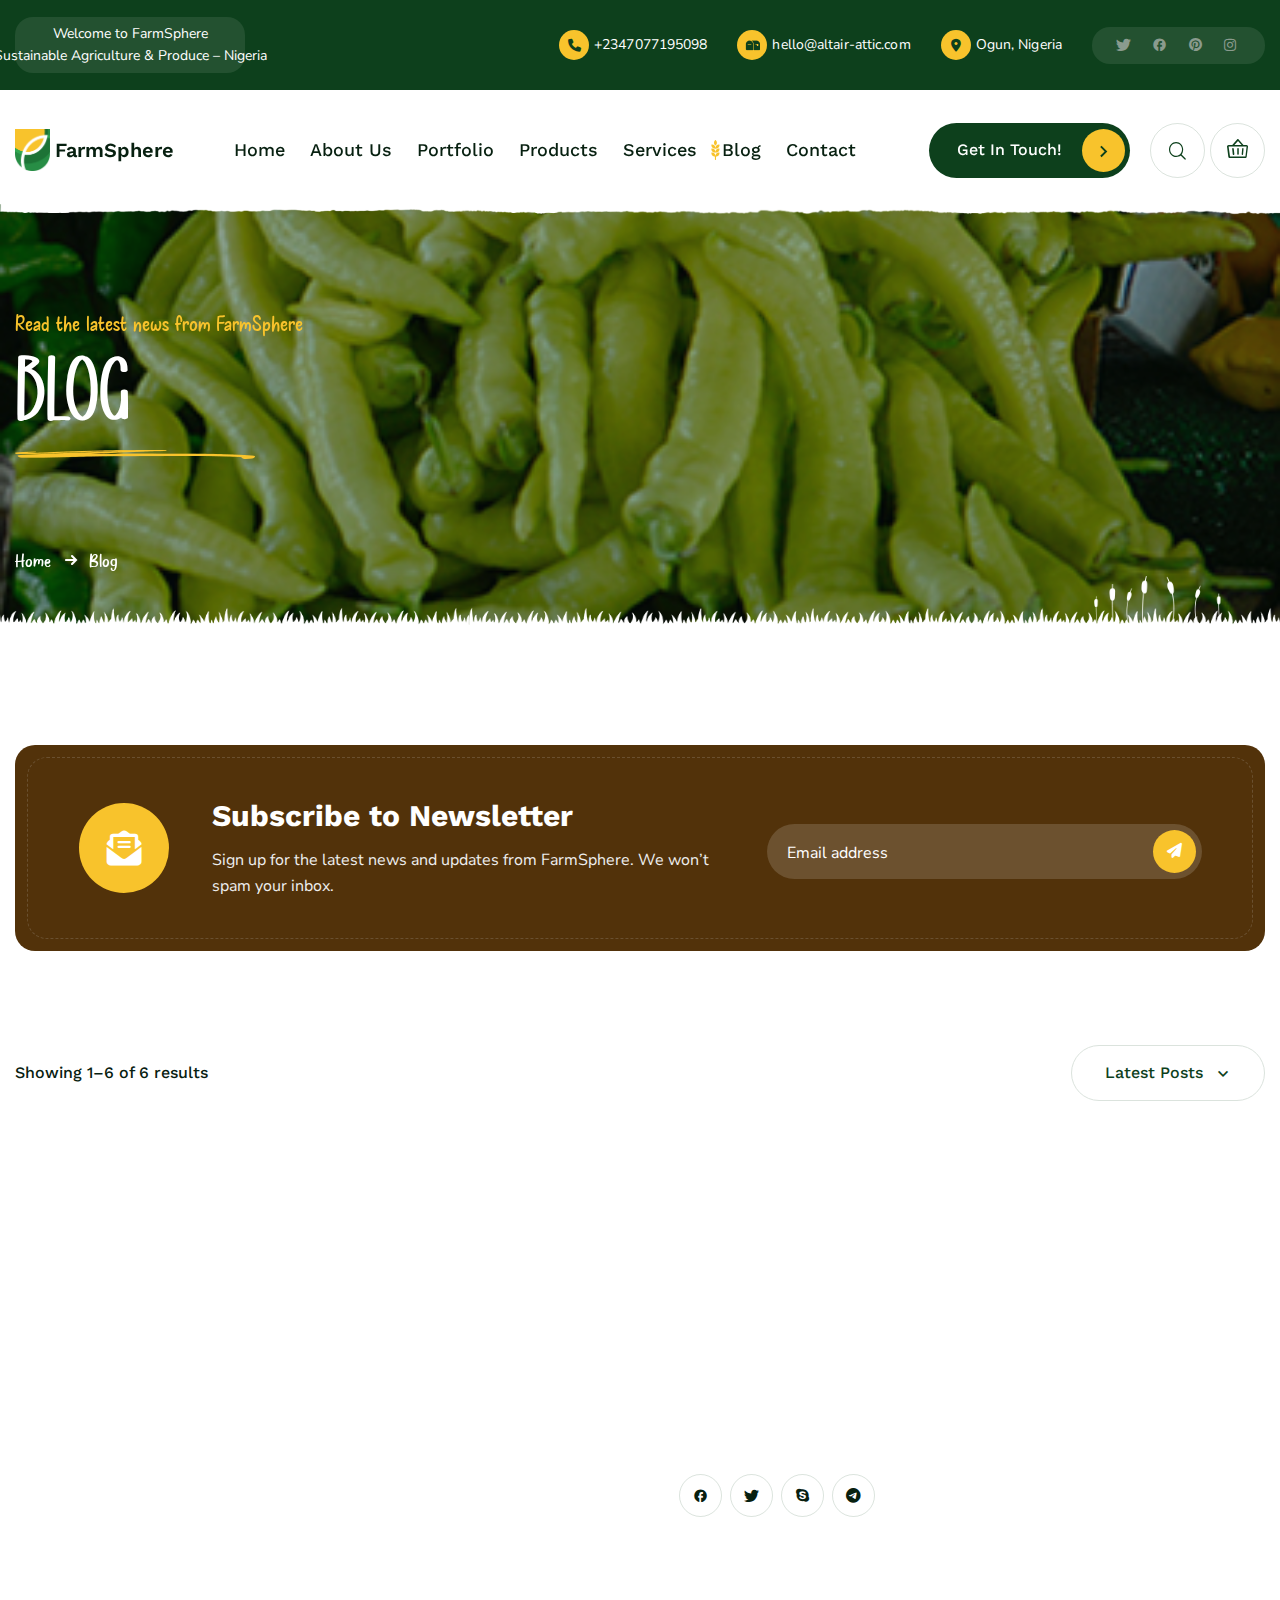
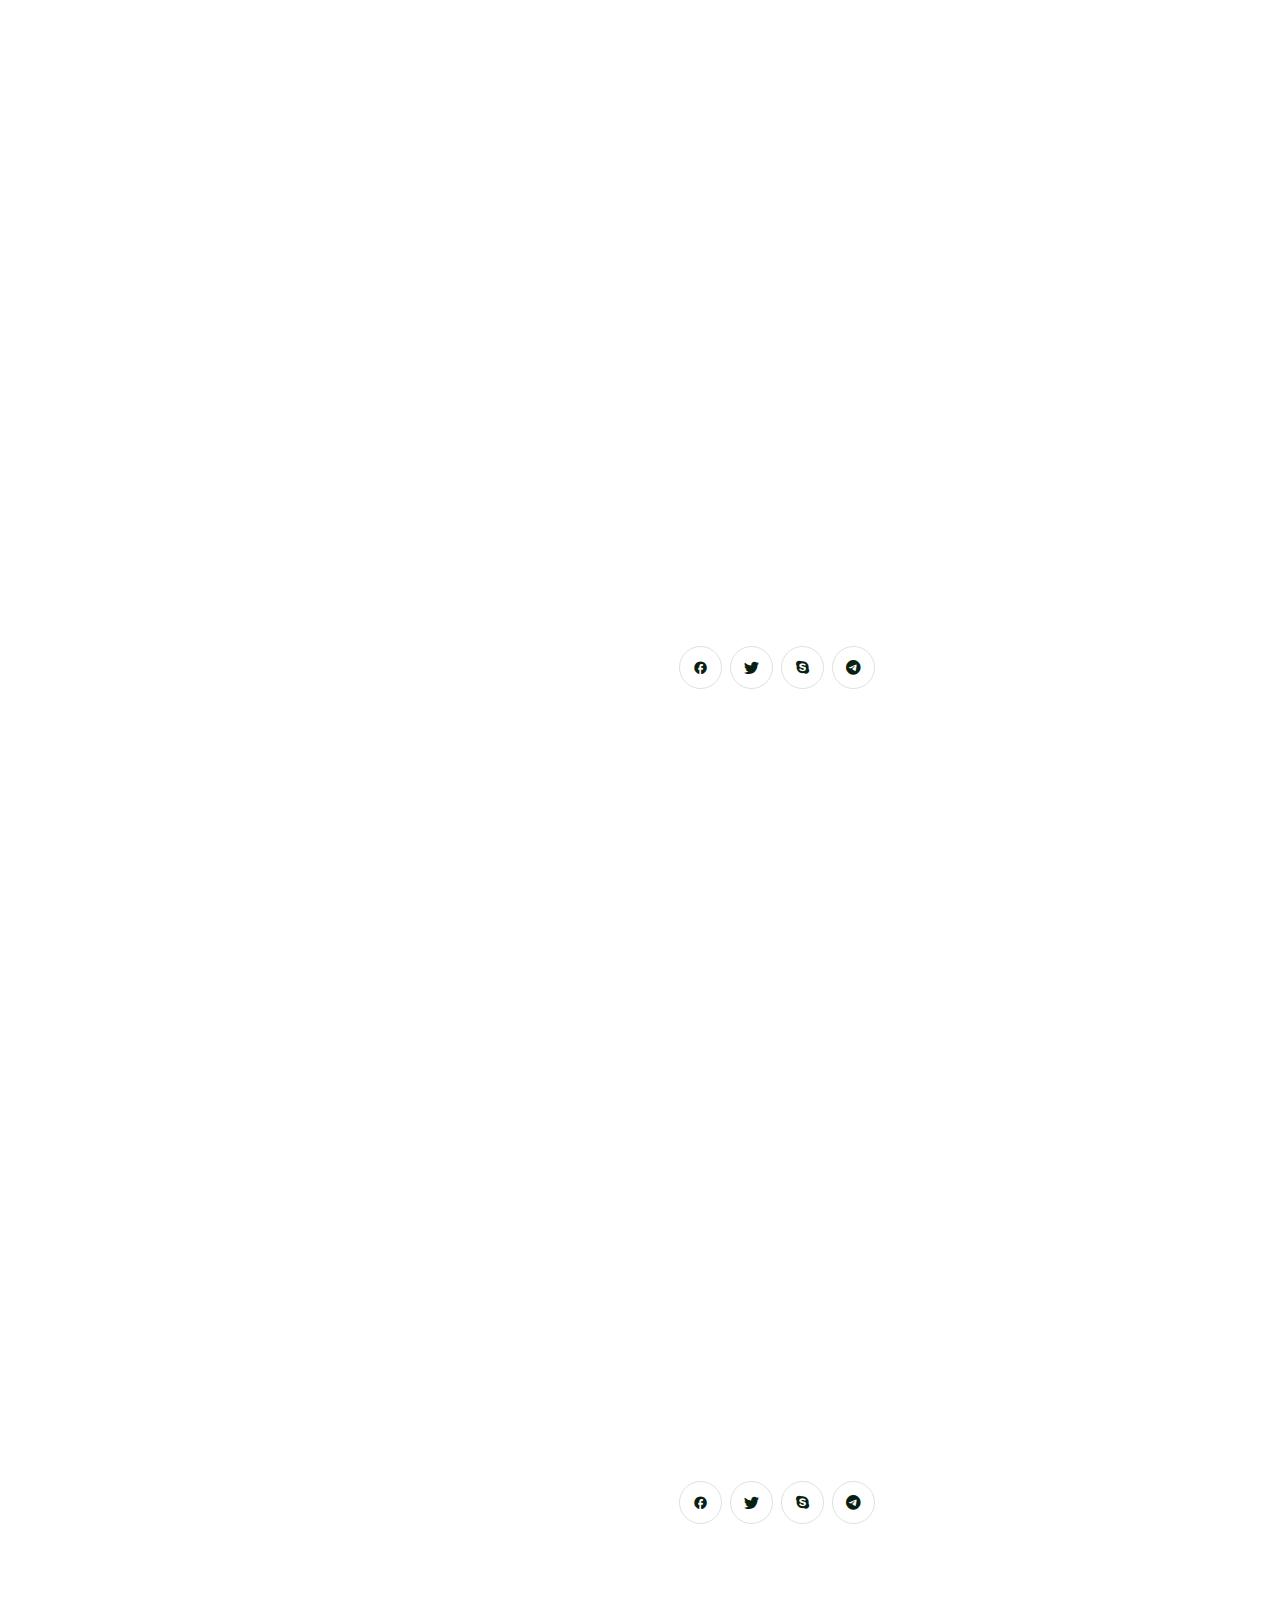
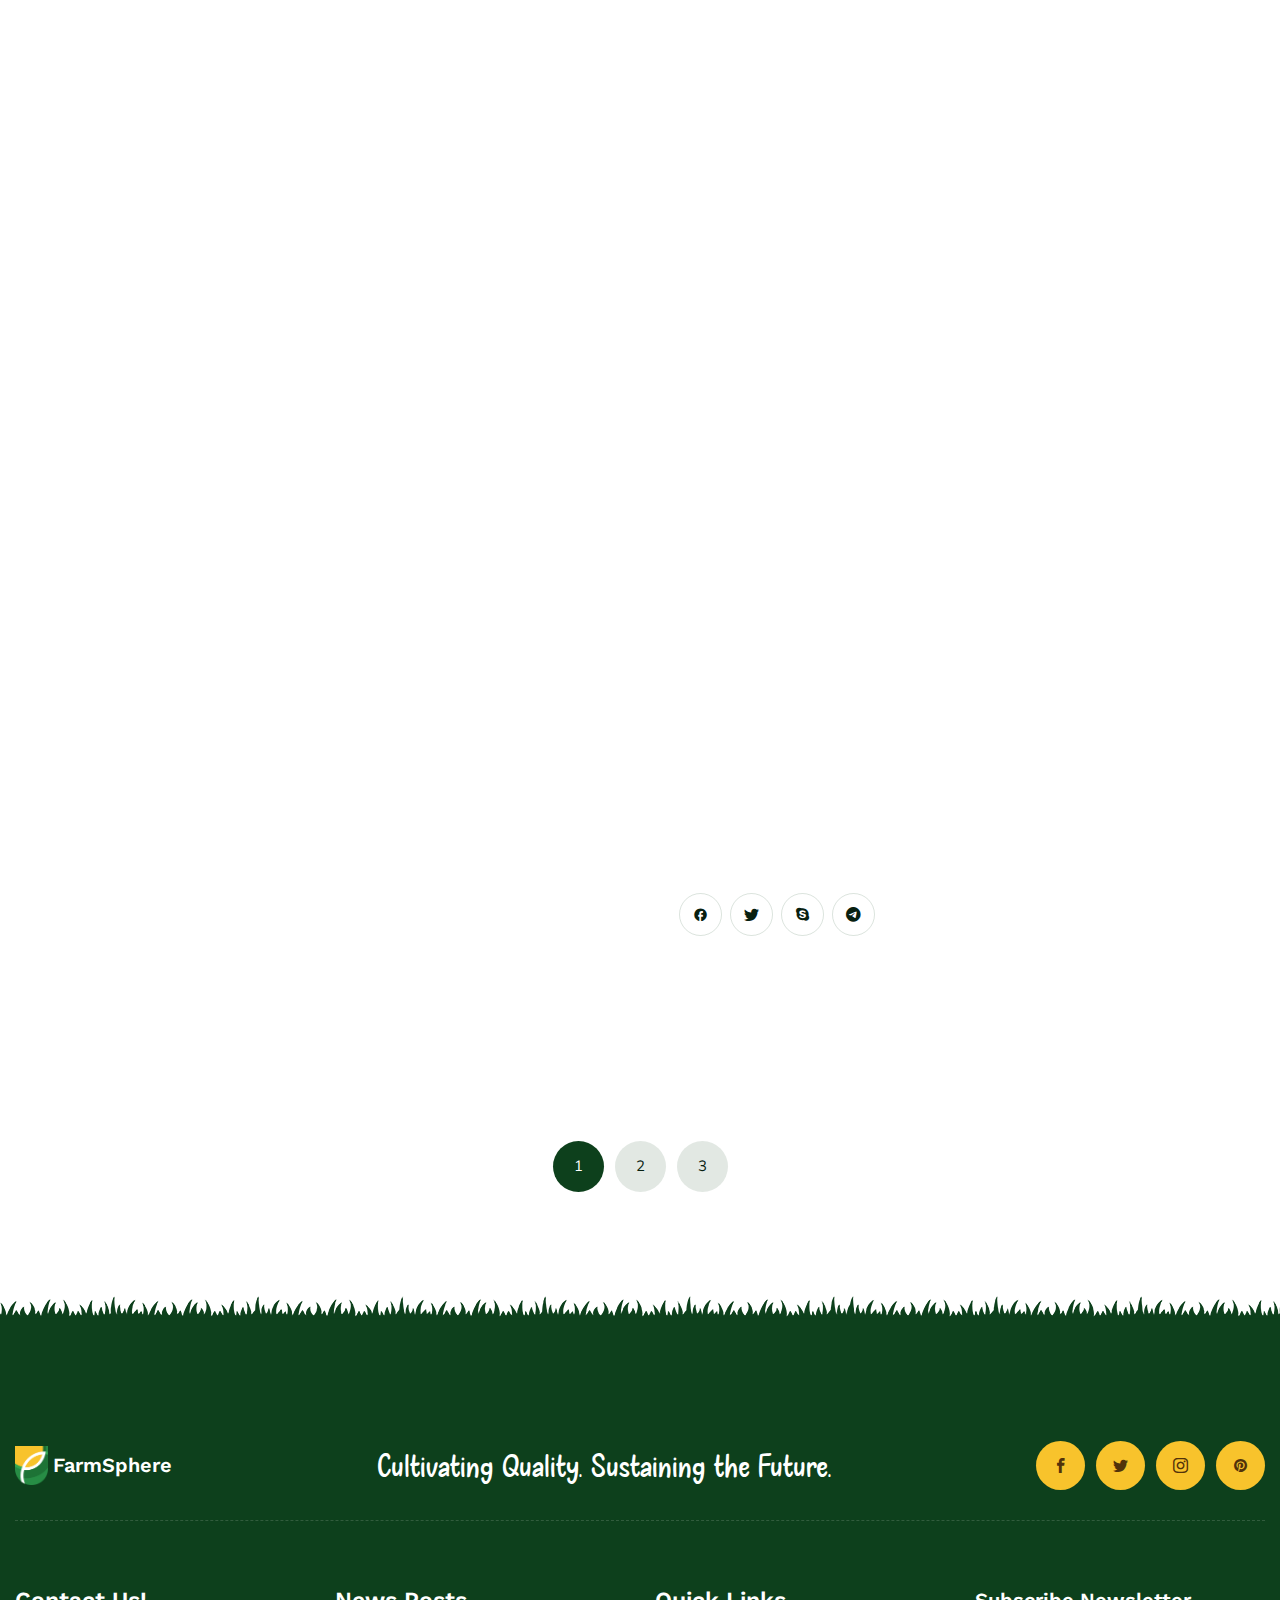
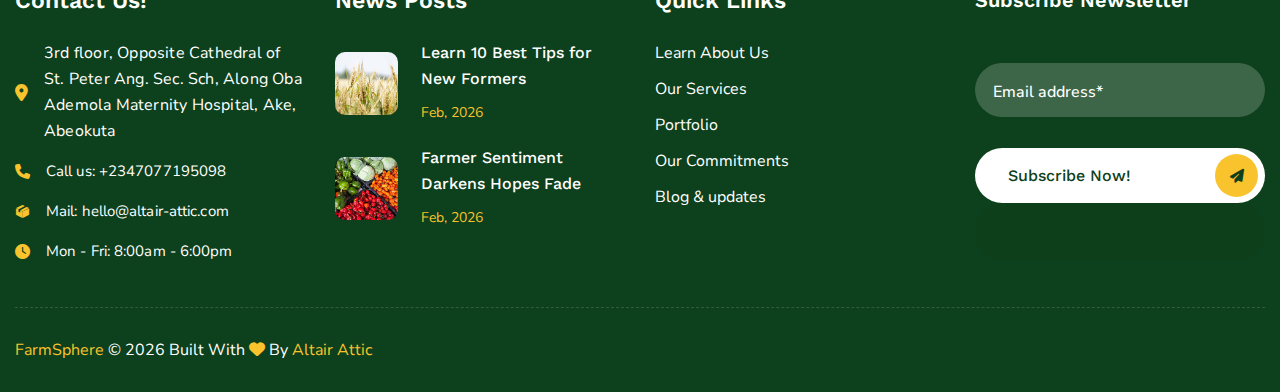
<file: frontend/blog.html>
<!DOCTYPE html>
<!--[if IE 8]><html class="ie" xmlns="http://www.w3.org/1999/xhtml" xml:lang="en-US" lang="en-US"> <![endif]-->
<!--[if (gte IE 9)|!(IE)]><!-->
<html xmlns="http://www.w3.org/1999/xhtml" xml:lang="en-US" lang="en-US">
<!--<![endif]-->


<head>
    <!-- Basic Page Needs -->
    <meta charset="utf-8" />
    <title>Blog & Updates – FarmSphere</title>
    <!--[if IE]><meta http-equiv='X-UA-Compatible' content='IE=edge,chrome=1'><![endif]-->
    <meta name="description"
        content="FarmSphere blog: sustainable farming practices, seasonal produce, partner stories, and company news.">
    <meta name="keywords"
        content="FarmSphere, blog, updates, sustainable farming, Nigeria agriculture">
    <meta name="author" content="FarmSphere">

    <!-- Mobile Specific Metas -->
    <meta name="viewport" content="width=device-width, initial-scale=1, maximum-scale=1" />

    <!-- Bootstrap  -->
    <link rel="stylesheet" type="text/css" href="assets/css/bootstrap.css" />

    <!-- Theme Style -->
    <link rel="stylesheet" type="text/css" href="assets/css/magnific-popup.min.css" />
    <link rel="stylesheet" type="text/css" href="assets/css/styles.css" />

    <!-- Animation Style -->
    <link rel="stylesheet" type="text/css" href="assets/css/animate.min.css" />

    <!-- Font -->
    <link rel="stylesheet" href="assets/font/fonts.css" />

    <!-- Icon -->
    <link rel="stylesheet" type="text/css" href="assets/icons/icomoon/style.css" />
    <link rel="stylesheet" type="text/css" href="assets/icons/fontawesome/css/all.min.css" />

    <!-- Favicon and Touch Icons  -->
    <link rel="shortcut icon" href="assets/images/logo/logo3x.png" />
    <link rel="apple-touch-icon-precomposed" href="assets/images/logo/logo3x.png" />

    <!--[if lt IE 9]>
        <script src="javascript/html5shiv.js"></script>
        <script src="javascript/respond.min.js"></script>
    <![endif]-->
</head>

<body>
    <!-- Wrapper -->
    <div id="wrapper">

        <!-- Preloader -->
        <div id="loading">
            <div id="loading-center">
                <div class="loader-container">
                    <div class="wrap-loader">
                        <div class="loader">
                        </div>
                        <div class="icon">
                            <img src="assets/images/logo/logo3x.png" alt="">
                        </div>
                    </div>
                </div>
            </div>
        </div><!-- /.Preloader -->

        <!-- Top-bar -->
        <div class="tf-topbar">
            <div class="tf-container w-1780">
                <div class="row">
                    <div class="col-lg-12">
                        <div class="topbar-inner">
                            <div class="topbar-left">
                                <span class="fs-14 font-nunito">Welcome to FarmSphere</span>
                                <span class="fs-14 font-nunito">Sustainable Agriculture & Produce – Nigeria</span>
                            </div>
                            <div class="topbar-right">
                                <ul class="contact-list">
                                    <li class="item">
                                        <a href="#" class="icon">
                                            <i class="fa-solid fa-phone"></i>
                                        </a>
                                        <a href="tel:+2347077195098"> +2347077195098 </a>
                                    </li>
                                    <li class="item">
                                        <a href="#" class="icon">
                                            <img src="assets/icons/mailbox.png" alt="" />
                                        </a>
                                        <a href="mailto:hello@altair-attic.com">
                                            hello@altair-attic.com
                                        </a>
                                    </li>
                                    <li class="item">
                                        <a href="#" class="icon">
                                            <i class="fa-solid fa-location-dot"></i>
                                        </a>
                                        <a href="#">
                                            Ogun, Nigeria
                                        </a>
                                    </li>
                                </ul>
                                <ul class="social-list">
                                    <li class="item">
                                        <a href="#">
                                            <i class="icon-twitter"></i>
                                        </a>
                                    </li>
                                    <li class="item">
                                        <a href="#">
                                            <i class="icon-facebook"></i>
                                        </a>
                                    </li>
                                    <li class="item">
                                        <a href="#">
                                            <i class="icon-pinterest"></i>
                                        </a>
                                    </li>
                                    <li class="item">
                                        <a href="#">
                                            <i class="icon-instagram2"></i>
                                        </a>
                                    </li>
                                </ul>
                            </div>
                        </div>
                    </div>
                </div>
            </div>
        </div><!-- /.Top-bar -->

        <!-- Welcome -->
        <div class="box-welcome">
            <div class="tf-overlay"></div>
            <div class="welcome-wrap">
                <div class="content">
                    <div class="btn-close-welcome icon style-circle">
                        <i class="icon-close"></i>
                    </div>
                    <h3 class="title font-snowfall">
                        FarmSphere <br />
                        Cultivating Quality. Sustaining the Future.
                    </h3>
                    <p class="text font-nunito">
                        Sustainable farming and trusted produce. <br />
                        Reach us anytime—we're here to help.
                    </p>
                    <ul class="infor-list">
                        <li class="item">
                            <i class="fa-solid fa-location-dot fs-18"></i>
                            <p>
                                3rd floor, Opposite Cathedral of St. Peter Ang. Sec. Sch, Along Oba Ademola Maternity Hospital, Ake, Abeokuta
                            </p>
                        </li>
                        <li class="item">
                            <i class="fa-solid fa-phone"></i>
                            <p>
                                Call us: +2347077195098
                            </p>
                        </li>
                        <li class="item">
                            <img src="assets/icons/mailbox-2.png" alt="" />
                            <p>
                                Mail Support:
                                hello@altair-attic.com
                            </p>
                        </li>
                        <li class="item">
                            <i class="fa-solid fa-clock"></i>
                            <p>
                                Mon - Fri: 8:00am - 6:00pm
                            </p>
                        </li>
                    </ul>
                    <div class="wg-social">
                        <ul class="list">
                            <li class="item">
                                <a href="#"><i class="icon-facebook1"></i></a>
                            </li>
                            <li class="item">
                                <a href="#"><i class="icon-twitter"></i></a>
                            </li>
                            <li class="item">
                                <a href="#"><i class="icon-instagram2"></i></a>
                            </li>
                            <li class="item">
                                <a href="#"><i class="icon-pinterest"></i></a>
                            </li>
                        </ul>
                    </div>
                </div>
            </div>
        </div><!-- /.Welcome -->

        <!-- Header  -->
        <header class="header has-item-bot" id="header-main">
            <div class="tf-container w-1780">
                <div class="row">
                    <div class="col-lg-12">
                        <div class="header-inner">
                            <div class="header-left">
                                <div class="logo-site">
                                    <a href="index.html" class="d-flex align-items-center gap-2">
                                        <img src="assets/images/logo/logo3x.png" alt="FarmSphere" class="logo-icon" />
                                        <span class="logo-text font-worksans fw-6 fs-20">FarmSphere</span>
                                    </a>
                                </div>
                                <div class="main-nav">
                                    <ul class="nav-list">
                                        <li class="item">
                                            <a href="index.html">Home</a>
                                        </li>
                                        <li class="item">
                                            <a href="about.html">About Us</a>
                                        </li>
                                        <li class="item">
                                            <a href="portfolio.html">Portfolio</a>
                                        </li>
                                        <li class="item">
                                            <a href="products.html">Products</a>
                                        </li>
                                        <li class="item">
                                            <a href="services.html">Services</a>
                                        </li>
                                        <li class="item current-menu">
                                            <a href="blog.html">Blog</a>
                                        </li>
                                        <li class="item">
                                            <a href="contact.html">Contact</a>
                                        </li>
                                    </ul>
                                </div>
                            </div>
                            <div class="header-right">
                                <a href="contact.html" class="tf-btn gap-30">
                                    <span class="text-style">
                                        Get In Touch!
                                    </span>
                                    <div class="icon">
                                        <i class="icon-arrow_right"></i>
                                    </div>
                                </a>
                                <div class="icon-wrap">
                                    <a class="icon header-search" href="#canvasSearch" data-bs-toggle="offcanvas">
                                        <i class="icon-magnifying-glass fs-21"></i>
                                    </a>
                                    <a href="products.html" class="icon wg-bag">
                                        <i class="icon-basket"></i>
                                    </a>
                                </div>
                                <div class="wg-welcome btn-open-welcome">
                                    <i class="icon-fences-icon fs-24"></i>
                                </div>

                                <div class="mobile-button">
                                    <span></span>
                                </div>
                            </div>
                        </div>
                        <div class="mobile-nav-wrap">
                            <div class="overlay-mobile-nav"></div>
                            <div class="inner-mobile-nav overflow-y-auto">
                                <div class="top">
                                    <div class="logo">
                                        <a href="index.html" rel="home" class="main-logo d-flex align-items-center gap-2">
                                            <img id="mobile-logo_header" alt="FarmSphere" src="assets/images/logo/logo3x.png" class="logo-icon" />
                                            <span class="logo-text font-worksans fw-6 fs-20">FarmSphere</span>
                                        </a>
                                        <div class="mobile-nav-close">
                                            <i class="icon-close"></i>
                                        </div>
                                    </div>
                                    <nav id="mobile-main-nav" class="mobile-main-nav">
                                        <ul id="menu-mobile-menu" class="menu">
                                            <li class="menu-item">
                                                <a class="item-menu-mobile" href="index.html">Home</a>
                                            </li>
                                            <li class="menu-item">
                                                <a class="item-menu-mobile" href="about.html">About Us</a>
                                            </li>
                                            <li class="menu-item">
                                                <a class="item-menu-mobile" href="portfolio.html">Portfolio</a>
                                            </li>
                                            <li class="menu-item">
                                                <a class="item-menu-mobile" href="products.html">Products</a>
                                            </li>
                                            <li class="menu-item">
                                                <a class="item-menu-mobile" href="services.html">Services</a>
                                            </li>
                                            <li class="menu-item current-nav">
                                                <a class="item-menu-mobile current" href="blog.html">Blog</a>
                                            </li>
                                            <li class="menu-item">
                                                <a class="item-menu-mobile" href="contact.html">Contact</a>
                                            </li>
                                        </ul>
                                    </nav>
                                    <div class="group-icon">
                                        <a class="site-nav-icon header-search" href="#canvasSearch"
                                            data-bs-toggle="offcanvas">
                                            <i class="icon-magnifying-glass fs-21"> </i>
                                            Search
                                        </a>
                                        <a href="products.html" class="site-nav-icon wg-bag">
                                            <i class="icon-basket"></i>
                                            Shop
                                        </a>
                                    </div>
                                </div>
                                <div class="bottom">
                                    <div class="infor-list">
                                        <ul>
                                            <li>
                                                <h5 class="title">
                                                    Address:
                                                </h5>
                                                <p>
                                                    Ogun, Nigeria
                                                </p>
                                            </li>
                                            <li>
                                                <h5 class="title">
                                                    Phone:
                                                </h5>
                                                <p>
                                                    +2347077195098
                                                </p>
                                            </li>
                                            <li>
                                                <h5 class="title">
                                                    Email:
                                                </h5>
                                                <p>

                                                    hello@altair-attic.com
                                                </p>
                                            </li>
                                        </ul>
                                    </div>
                                    <div class="wg-social">
                                        <ul class="list">
                                            <li class="item">
                                                <a href="#"><i class="icon-facebook1"></i></a>
                                            </li>
                                            <li class="item">
                                                <a href="#"><i class="icon-twitter"></i></a>
                                            </li>
                                            <li class="item">
                                                <a href="#"><i class="icon-instagram2"></i></a>
                                            </li>
                                            <li class="item">
                                                <a href="#"><i class="icon-pinterest"></i></a>
                                            </li>
                                        </ul>
                                    </div>
                                </div>
                            </div>
                        </div>
                    </div>
                </div>
            </div>
            <div class="fixed-header style-absolute">
                <div class="tf-container w-1780">
                    <div class="row">
                        <div class="col-lg-12">
                            <div class="header-inner ">
                                <div class="header-left">
                                    <div class="logo-site">
                                        <a href="index.html" class="d-flex align-items-center gap-2">
                                            <img src="assets/images/logo/logo3x.png" alt="FarmSphere" class="logo-icon" />
                                            <span class="logo-text font-worksans fw-6 fs-20">FarmSphere</span>
                                        </a>
                                    </div>
<div class="main-nav">
                                        <ul class="nav-list">
                                            <li class="item">
                                                <a href="index.html">Home</a>
                                            </li>
                                            <li class="item">
                                                <a href="about.html">About Us</a>
                                            </li>
                                            <li class="item">
                                                <a href="portfolio.html">Portfolio</a>
                                            </li>
                                            <li class="item">
                                                <a href="products.html">Products</a>
                                            </li>
                                            <li class="item">
                                                <a href="services.html">Services</a>
                                            </li>
                                            <li class="item current-menu">
                                                <a href="blog.html">Blog</a>
                                            </li>
                                            <li class="item">
                                                <a href="contact.html">Contact</a>
                                            </li>
                                        </ul>
                                    </div>
                                </div>
                                <div class="header-right">
                                    <a href="contact.html" class="tf-btn gap-30">
                                        <span class="text-style">
                                            Get In Touch!
                                        </span>
                                        <div class="icon">
                                            <i class="icon-arrow_right"></i>
                                        </div>
                                    </a>
                                    <div class="icon-wrap">
                                        <a class="icon header-search" href="#canvasSearch" data-bs-toggle="offcanvas">
                                            <i class="icon-magnifying-glass fs-21"></i>
                                        </a>
                                        <a href="products.html" class="icon wg-bag">
                                            <i class="icon-basket"></i>
                                        </a>
                                    </div>
                                    <div class="wg-welcome btn-open-welcome">
                                        <i class="icon-fences-icon fs-24"></i>
                                    </div>
                                    <div class="mobile-button">
                                        <span></span>
                                    </div>
                                </div>
                            </div>

                        </div>
                    </div>
                </div>
                <div class="header-item children">
                    <img src="assets/images/item/page-title-top.png" alt="">
                </div>
            </div>

            <div class="header-item">
                <img src="assets/images/item/page-title-top.png" alt="">
            </div>
        </header><!-- /.Header -->

        <!-- Page-title -->
        <div class="page-title page-blog-full-w  ">
            <div class="rellax" data-rellax-speed="5">
                <img src="assets/images/widget/box-portfolio-2.jpg" alt="">
            </div>
            <div class="content-wrap">
                <div class="tf-container w-1290">
                    <div class="row">
                        <div class="col-lg-12">
                            <div class="content">
                                <p class="sub-title">
                                    Read the latest news from FarmSphere
                                </p>
                                <h1 class="title">
                                    Blog
                                </h1>
                                <div class="icon-img">
                                    <img src="assets/images/item/line-throw-title.png" alt="">
                                </div>
                                <div class="breadcrumb">
                                    <a href="index.html">Home</a>
                                    <div class="icon">
                                        <i class="icon-arrow-right1"></i>
                                    </div>
                                    <a href="javascript:void(0)">Blog</a>
                                </div>
                            </div>
                        </div>
                    </div>
                </div>
            </div>

            <div class="img-item item-2">
                <img src="assets/images/item/grass.png" alt="">
            </div>
        </div><!-- /.Page-title -->

        <!-- Main-content -->
        <div class="main-content">

            <!-- Section sub -->
            <section class="s-sub">
                <div class="tf-container w-1290">
                    <div class="row">
                        <div class="col-lg-12">
                            <div class="subscribe-wrap">
                                <div class="has-border">
                                    <div class="notice">
                                        <div class="icon"><i class="fa-solid fa-envelope-open-text"></i></div>
                                        <div class="content-inner">
                                            <h3 class="title font-worksans">Subscribe to Newsletter</h3>
                                            <p class="text">Sign up for the latest news and updates from FarmSphere. We won’t spam your inbox.</p>
                                        </div>
                                    </div>
                                    <form action="#" class="form-email">
                                        <input type="email" class="style-1" placeholder="Email address" required>
                                        <button type="submit" class="btn-send"><i class="fa-solid fa-paper-plane"></i></button>
                                    </form>
                                </div>
                            </div>
                        </div>
                    </div>
                </div>
            </section><!-- /.Section sub -->

            <!-- Section filter -->
            <section class="s-filter-sorting">
                <div class="tf-container w-1290">
                    <div class="row">
                        <div class="col-lg-12">
                            <div class="s-top">
                                <p class="text font-worksans">Showing 1–6 of 6 results</p>
                                <div class="tf-control-sorting">
                                    <div class="tf-dropdown-sort">
                                        <div class="tf-btn style-2" data-bs-toggle="dropdown">
                                            <span class="text-sort-value">Latest Posts</span>
                                            <i class="icon-arrow_down"></i>
                                        </div>
                                        <div class="dropdown-menu">
                                            <div class="select-item active"><span class="text-value-item">Latest Posts</span></div>
                                            <div class="select-item"><span class="text-value-item">All Posts</span></div>
                                        </div>
                                    </div>
                                </div>
                            </div>
                        </div>
                    </div>
                </div>
            </section><!--/. Section filter -->

            <!-- Section blog full wrap -->
            <section class="s-blog-full-wrap">
                <div class="tf-container w-1290">
                    <div class="row">
                        <div class="col-lg-12">
                            <div class="wrap-blog-list mb-50">
                                <article class="article-blog-item mb-35 wow fadeInUp" data-wow-delay="0s">
                                    <div class="image">
                                        <div class="video-wrap">
                                            <img class="lazyload" data-src="assets/images/section/poultry.png"
                                                src="assets/images/section/s-commit-2.jpg" alt="">
                                            <a href="https://www.youtube.com/watch?v=dm8c6YHbINM"
                                                class="style-icon-play popup-youtube">
                                                <i class="fa-solid fa-play"></i>
                                                <div class="wave"></div>
                                                <div class="wave-1"></div>
                                            </a>
                                        </div>
                                        <div class="entry-date">
                                            <p class="day">10</p>
                                            <p class="month-year">
                                                Feb 26
                                            </p>
                                        </div>
                                    </div>
                                    <div class="content">
                                        <ul class="entry-meta">
                                            <li class="entry  author wow fadeInUp" data-wow-delay="0s">
                                                <i class="fa-solid fa-circle-user"></i>
                                                <p>
                                                    <a class="" href="#">
                                                        By Amina Yusuf
                                                    </a>
                                                </p>
                                            </li>
                                            <li class="entry  tags wow fadeInUp" data-wow-delay="0.1s">
                                                <i class="fa-solid fa-tag"></i>
                                                <p>
                                                    <a href="#">Crop Farming</a>,
                                                    <a href="#">Poultry</a>
                                                </p>
                                            </li>
                                            <li class="entry  comment wow fadeInUp" data-wow-delay="0.2s">
                                                <i class="fa-solid fa-comment"></i>
                                                <p>
                                                    <a href="#">0 Comments</a>
                                                </p>
                                            </li>
                                            <li class="entry  view wow fadeInUp" data-wow-delay="0.3s">
                                                <i class="fa-solid fa-eye"></i>
                                                <p>
                                                    <a href="#">350 View</a>
                                                </p>
                                            </li>
                                        </ul>
                                        <h3 class="title fw-7 wow fadeInUp" data-wow-delay="0s">
                                            <a href="javascript:void(0);">
                                                FarmSphere's Guide to Quality Crop and Poultry Production
                                            </a>
                                        </h3>
                                        <p class="text">
                                            FarmSphere supports healthy crop and poultry production.
                                            We focus on quality, traceability, and reliable delivery.
                                        </p>
                                        <div class="bot">
                                            <div class="share">
                                                <div class="icon">
                                                    <i class="fa-solid fa-share-nodes"></i>
                                                </div>
                                                <p class="fw-5 font-worksans mr-23">
                                                    Share:
                                                </p>
                                                <ul class="social-list style-2">
                                                    <li class="item">
                                                        <a href="#">
                                                            <i class="icon-facebook"></i>
                                                        </a>
                                                    </li>
                                                    <li class="item">
                                                        <a href="#">
                                                            <i class="icon-twitter"></i>
                                                        </a>
                                                    </li>
                                                    <li class="item">
                                                        <a href="#">
                                                            <i class="fa-brands fa-skype"></i>
                                                        </a>
                                                    </li>
                                                    <li class="item">
                                                        <a href="#">
                                                            <i class="fa-brands fa-telegram"></i>
                                                        </a>
                                                    </li>
                                                </ul>
                                            </div>
                                        </div>
                                    </div>
                                </article>
                                <article class="article-blog-item mb-35 type-2 wow fadeInUp" data-wow-delay="0s">
                                    <div class="image">
                                        <div class="video-wrap">
                                            <img class="lazyload" data-src="assets/images/section/s-commit-1.jpg"
                                                src="assets/images/section/s-commit-1.jpg" alt="">
                                            <a href="https://www.youtube.com/watch?v=9VwlicTZDLQ"
                                                class="style-icon-play popup-youtube">
                                                <i class="fa-solid fa-play"></i>
                                                <div class="wave"></div>
                                                <div class="wave-1"></div>
                                            </a>
                                        </div>
                                        <div class="entry-date">
                                            <p class="day">10</p>
                                            <p class="month-year">
                                                Feb 26
                                            </p>
                                        </div>
                                    </div>
                                    <div class="content">
                                        <ul class="entry-meta">
                                            <li class="entry  author wow fadeInUp" data-wow-delay="0s">
                                                <i class="fa-solid fa-circle-user"></i>
                                                <p>
                                                    <a class="" href="#">
                                                        By Chinedu Okafor
                                                    </a>
                                                </p>
                                            </li>
                                            <li class="entry  tags wow fadeInUp" data-wow-delay="0.1s">
                                                <i class="fa-solid fa-tag"></i>
                                                <p>
                                                    <a href="#">Irrigation</a>,
                                                    <a href="#">AgriTech</a>
                                                </p>
                                            </li>
                                            <li class="entry  comment wow fadeInUp" data-wow-delay="0.2s">
                                                <i class="fa-solid fa-comment"></i>
                                                <p>
                                                    <a href="#">0 Comments</a>
                                                </p>
                                            </li>
                                            <li class="entry  view wow fadeInUp" data-wow-delay="0.3s">
                                                <i class="fa-solid fa-eye"></i>
                                                <p>
                                                    <a href="#">350 View</a>
                                                </p>
                                            </li>
                                        </ul>
                                        <h3 class="title fw-7 wow fadeInUp" data-wow-delay="0s">
                                            <a href="javascript:void(0);">
                                                How FarmSphere Uses Irrigation and AgriTech
                                            </a>
                                        </h3>
                                        <p class="text">
                                            Smarter irrigation and farm data help FarmSphere boost yields.
                                            Our methods reduce waste and improve harvest consistency.
                                        </p>
                                        <div class="bot">
                                            <div class="share">
                                                <div class="icon">
                                                    <i class="fa-solid fa-share-nodes"></i>
                                                </div>
                                                <p class="fw-5 font-worksans mr-23">
                                                    Share:
                                                </p>
                                                <ul class="social-list style-2">
                                                    <li class="item">
                                                        <a href="#">
                                                            <i class="icon-facebook"></i>
                                                        </a>
                                                    </li>
                                                    <li class="item">
                                                        <a href="#">
                                                            <i class="icon-twitter"></i>
                                                        </a>
                                                    </li>
                                                    <li class="item">
                                                        <a href="#">
                                                            <i class="fa-brands fa-skype"></i>
                                                        </a>
                                                    </li>
                                                    <li class="item">
                                                        <a href="#">
                                                            <i class="fa-brands fa-telegram"></i>
                                                        </a>
                                                    </li>
                                                </ul>
                                            </div>
                                        </div>
                                    </div>
                                </article>
                                <div class="block-quote type-2 mb-80 wow fadeInUp" data-wow-delay="0s">
                                    <div class="has-border">
                                        <div class="quote">
                                            <div class="icon style-circle">
                                                <i class="icon-quote"></i>
                                            </div>
                                            <p class="font-snowfall cite">
                                                A sustainable smart city embodies the fusion of technological
                                                advancements
                                                with
                                                a
                                                commitment to minimizing environmental
                                                impact. These cities harness the power of digital innovation.
                                            </p>
                                        </div>
                                        <div class="bot">
                                            <div class="meta-left">
                                                <div class="entry date">
                                                    <i class="fa-solid fs-14 fa-calendar"></i>
                                                    <p class="">
                                                        10 Feb 2026
                                                    </p>
                                                </div>
                                                <div class="entry tags">
                                                    <i class="fa-solid fa-tag"></i>
                                                    <p class="">
                                                        <a href="#" class="hover-text-secondary ">Agriculture</a>,
                                                        <a href="#" class="hover-text-secondary ">Farm</a>
                                                    </p>
                                                </div>
                                            </div>
                                            <div class="entry-author">
                                                <p>
                                                    <a href="#" class="hover-text-secondary">
                                                        Christine Rose
                                                    </a>
                                                    - Quote
                                                </p>
                                            </div>
                                        </div>
                                    </div>
                                </div>
                                <article class="article-blog-item mb-35 type-2 wow fadeInUp" data-wow-delay="0s">
                                    <div class="image">
                                        <div class="video-wrap">
                                            <img class="lazyload" data-src="assets/images/section/s-why-us-3.jpg"
                                                src="assets/images/section/s-why-us-3.jpg" alt="">
                                            <a href="https://www.youtube.com/watch?v=YFlLmBjnNoE"
                                                class="style-icon-play popup-youtube">
                                                <i class="fa-solid fa-play"></i>
                                                <div class="wave"></div>
                                                <div class="wave-1"></div>
                                            </a>
                                        </div>
                                        <div class="entry-date">
                                            <p class="day">10</p>
                                            <p class="month-year">
                                                Feb 26
                                            </p>
                                        </div>
                                    </div>
                                    <div class="content">
                                        <ul class="entry-meta">
                                            <li class="entry  author wow fadeInUp" data-wow-delay="0s">
                                                <i class="fa-solid fa-circle-user"></i>
                                                <p>
                                                    <a class="" href="#">
                                                        By Tolu Adeyemi
                                                    </a>
                                                </p>
                                            </li>
                                            <li class="entry  tags wow fadeInUp" data-wow-delay="0.1s">
                                                <i class="fa-solid fa-tag"></i>
                                                <p>
                                                    <a href="#">Livestock</a>,
                                                    <a href="#">Food Supply</a>
                                                </p>
                                            </li>
                                            <li class="entry  comment wow fadeInUp" data-wow-delay="0.2s">
                                                <i class="fa-solid fa-comment"></i>
                                                <p>
                                                    <a href="#">0 Comments</a>
                                                </p>
                                            </li>
                                            <li class="entry  view wow fadeInUp" data-wow-delay="0.3s">
                                                <i class="fa-solid fa-eye"></i>
                                                <p>
                                                    <a href="#">350 View</a>
                                                </p>
                                            </li>
                                        </ul>
                                        <h3 class="title fw-7 wow fadeInUp" data-wow-delay="0s">
                                            <a href="javascript:void(0);">
                                                Raising Healthy Livestock for Reliable Food Supply
                                            </a>
                                        </h3>
                                        <p class="text">
                                            FarmSphere raises livestock with strong welfare standards.
                                            We deliver fresh farm products from trusted local operations.
                                        </p>
                                        <div class="bot">
                                            <div class="share">
                                                <div class="icon">
                                                    <i class="fa-solid fa-share-nodes"></i>
                                                </div>
                                                <p class="fw-5 font-worksans mr-23">
                                                    Share:
                                                </p>
                                                <ul class="social-list style-2">
                                                    <li class="item">
                                                        <a href="#">
                                                            <i class="icon-facebook"></i>
                                                        </a>
                                                    </li>
                                                    <li class="item">
                                                        <a href="#">
                                                            <i class="icon-twitter"></i>
                                                        </a>
                                                    </li>
                                                    <li class="item">
                                                        <a href="#">
                                                            <i class="fa-brands fa-skype"></i>
                                                        </a>
                                                    </li>
                                                    <li class="item">
                                                        <a href="#">
                                                            <i class="fa-brands fa-telegram"></i>
                                                        </a>
                                                    </li>
                                                </ul>
                                            </div>
                                        </div>
                                    </div>
                                </article>
                                <div class="block-quote type-2 style-2 mb-80 wow fadeInUp" data-wow-delay="0s">
                                    <div class="has-border">
                                        <div class="quote">
                                            <div class="icon style-circle">
                                                <i class="fa-solid fa-link"></i>
                                            </div>
                                            <p class="font-snowfall cite font-worksans fw-7">
                                                <a href="https://illuminationconsulting.com/blog"
                                                    class="hover-text-secondary text-white ">

                                                    Investing in Controlled Environment Agriculture with Confidence
                                                </a>
                                            </p>
                                        </div>
                                        <div class="bot">
                                            <div class="meta-left">
                                                <div class="entry date">
                                                    <i class="fa-solid fa-calendar"></i>
                                                    <p>
                                                        10 Feb 2026
                                                    </p>
                                                </div>
                                                <div class="entry tags">
                                                    <i class="fa-solid fa-tag"></i>
                                                    <p>
                                                        <a href="#" class="hover-text-secondary">Agriculture</a>,
                                                        <a href="#" class="hover-text-secondary">Farm</a>
                                                    </p>
                                                </div>
                                            </div>
                                            <div class="entry-author">
                                                <a href="https://illuminationconsulting.com/blog/"
                                                    class="hover-text-secondary">
                                                    https://illuminationconsulting.com/blog/
                                                </a>

                                            </div>
                                        </div>
                                    </div>
                                </div>
                                <article class="article-blog-item mb-35 type-2 wow fadeInUp" data-wow-delay="0s">
                                    <div class="image">
                                        <div class="video-wrap">
                                            <img class="lazyload" data-src="assets/images/section/s-sec.jpg"
                                                src="assets/images/section/s-sec.jpg" alt="">
                                            <a href="https://www.youtube.com/watch?v=NcZ3MS9XAMA"
                                                class="style-icon-play popup-youtube">
                                                <i class="fa-solid fa-volume-high"></i>
                                                <div class="wave"></div>
                                                <div class="wave-1"></div>
                                            </a>
                                        </div>
                                        <div class="entry-date">
                                            <p class="day">10</p>
                                            <p class="month-year">
                                                Feb 26
                                            </p>
                                        </div>
                                    </div>
                                    <div class="content">
                                        <ul class="entry-meta">
                                            <li class="entry  author wow fadeInUp" data-wow-delay="0s">
                                                <i class="fa-solid fa-circle-user"></i>
                                                <p>
                                                    <a class="" href="#">
                                                        By Deji Balogun
                                                    </a>
                                                </p>
                                            </li>
                                            <li class="entry  tags wow fadeInUp" data-wow-delay="0.1s">
                                                <i class="fa-solid fa-tag"></i>
                                                <p>
                                                    <a href="#">Post-Harvest</a>,
                                                    <a href="#">Cold Chain</a>
                                                </p>
                                            </li>
                                            <li class="entry  comment wow fadeInUp" data-wow-delay="0.2s">
                                                <i class="fa-solid fa-comment"></i>
                                                <p>
                                                    <a href="#">0 Comments</a>
                                                </p>
                                            </li>
                                            <li class="entry  view wow fadeInUp" data-wow-delay="0.3s">
                                                <i class="fa-solid fa-eye"></i>
                                                <p>
                                                    <a href="#">412 View</a>
                                                </p>
                                            </li>
                                        </ul>
                                        <h3 class="title fw-7 wow fadeInUp" data-wow-delay="0s">
                                            <a href="javascript:void(0);">
                                               
                                                Reducing Farm Losses with Better Storage and Distribution
                                            </a>
                                        </h3>
                                        <p class="text">
                                            FarmSphere improves post-harvest handling with temperature-smart storage.
                                            Our distribution network keeps produce fresher from farm gate to market.
                                        </p>
                                        <div class="bot">
                                            <div class="share">
                                                <div class="icon">
                                                    <i class="fa-solid fa-share-nodes"></i>
                                                </div>
                                                <p class="fw-5 font-worksans mr-23">
                                                    Share:
                                                </p>
                                                <ul class="social-list style-2">
                                                    <li class="item">
                                                        <a href="#">
                                                            <i class="icon-facebook"></i>
                                                        </a>
                                                    </li>
                                                    <li class="item">
                                                        <a href="#">
                                                            <i class="icon-twitter"></i>
                                                        </a>
                                                    </li>
                                                    <li class="item">
                                                        <a href="#">
                                                            <i class="fa-brands fa-skype"></i>
                                                        </a>
                                                    </li>
                                                    <li class="item">
                                                        <a href="#">
                                                            <i class="fa-brands fa-telegram"></i>
                                                        </a>
                                                    </li>
                                                </ul>
                                            </div>
                                        </div>
                                    </div>
                                </article>
                                </div>
                        <div class="col-lg-12">
                                <div class="blog-pagination">
                                    <ul>
                                        <li>
                                            <a class="active" href="javascript:void(0)">1</a>
                                        </li>
                                        <li>
                                            <a href="#">2</a>
                                        </li>
                                        <li>
                                            <a href="#">3</a>
                                        </li>
                                    </ul>
                                </div>
                        </div>
                    </div>
                </div>
            </section><!-- /.Section blog full wrap -->

        </div>
        <!-- /.Main-content -->

        <!-- Footer -->
        <footer class="footer" id="footer-main">
            <div class="tf-container w-1290">
                <div class="row">
                    <div class="col-lg-12">
                        <div class="footer-top">
                            <div class="footer-left">
                                <div class="logo">
                                    <a href="index.html" class="d-flex align-items-center gap-2">
                                        <img src="assets/images/logo/logo3x.png" alt="FarmSphere" class="logo-icon" />
                                        <span class="logo-text font-worksans fw-6 fs-20 text-white">FarmSphere</span>
                                    </a>
                                </div>
                            </div>
                            <div class="footer-center">
                                <p class="font-snowfall">
                                    Cultivating Quality. Sustaining the Future.
                                </p>
                            </div>
                            <div class="footer-right">
                                <div class="wg-social">
                                    <ul class="list">
                                        <li class="item">
                                            <a href="#"><i class="icon-facebook1"></i></a>
                                        </li>
                                        <li class="item">
                                            <a href="#"><i class="icon-twitter"></i></a>
                                        </li>
                                        <li class="item">
                                            <a href="#"><i class="icon-instagram2"></i></a>
                                        </li>
                                        <li class="item">
                                            <a href="#"><i class="icon-pinterest"></i></a>
                                        </li>
                                    </ul>
                                </div>
                            </div>
                        </div>
                    </div>
                </div>
            </div>

            <div class="footer-inner">
                <div class="tf-container w-1290">
                    <div class="row">
                        <div class="col-lg-3 col-md-6 ">
                            <div class="footer-inner-wrap footer-col-block">
                                <h4 class="footer-title footer-title-desktop mb-23">
                                    Contact Us!
                                </h4>
                                <h4 class="footer-title footer-title-mobile mb-23">
                                    Contact Us!
                                </h4>
                                <ul class="contact-list tf-collapse-content">
                                    <li>
                                        <i class="fa-solid fa-location-dot fs-17"></i>
                                        <p class="address">
                                            3rd floor, Opposite Cathedral of St. Peter Ang. Sec. Sch, Along Oba Ademola Maternity Hospital, Ake, Abeokuta
                                            
                                        </p>
                                    </li>
                                    <li>
                                        <i class="fa-solid fa-phone"></i>
                                        <p class="phone-number fs-15">
                                            Call us: +2347077195098
                                        </p>
                                    </li>
                                    <li>
                                        <i class="icon-package-box"></i>
                                        <p class="email fs-15">
                                            Mail: hello@altair-attic.com
                                        </p>
                                    </li>
                                    <li>
                                        <i class="fa-solid fa-clock"></i>
                                        <p class="time-open fs-15">
                                            Mon - Fri: 8:00am - 6:00pm
                                        </p>
                                    </li>
                                </ul>
                            </div>
                        </div>
                        <div class="col-lg-3 col-md-6 ">
                            <div class="footer-inner-wrap footer-col-block">
                                <h4 class="footer-title footer-title-desktop mb-23">
                                    News Posts
                                </h4>
                                <h4 class="footer-title footer-title-mobile mb-23">
                                    News Posts
                                </h4>
                                <ul class="new-post-list tf-collapse-content">
                                    <li class="item img-hover">
                                        <div class="image hover-item">
                                            <img src="assets/images/section/f-new-post-1.jpg" alt="" />
                                        </div>
                                        <div class="content">
                                            <a href="#" class="title-post hover-text-secondary">
                                                Learn 10 Best Tips for New
                                                Formers
                                            </a>
                                            <p class="date-release">
                                                Feb, 2026
                                            </p>
                                        </div>
                                    </li>
                                    <li class="item img-hover">
                                        <div class="image hover-item">
                                            <img src="assets/images/section/f-new-post--2.jpg" alt="" />
                                        </div>
                                        <div class="content">
                                            <a href="#" class="title-post hover-text-secondary">
                                                Farmer Sentiment Darkens
                                                Hopes Fade
                                            </a>
                                            <p class="date-release">
                                                Feb, 2026
                                            </p>
                                        </div>
                                    </li>
                                </ul>
                            </div>
                        </div>
                        <div class="col-lg-3 col-md-6 ">
                            <div class="footer-inner-wrap footer-col-block">
                                <h4 class="footer-title footer-title-desktop mb-28">
                                    Quick Links
                                </h4>
                                <h4 class="footer-title footer-title-mobile mb-28">
                                    Quick Links
                                </h4>
                                <ul class="link-list tf-collapse-content">
                                    <li class="item">

                                        <a href="about.html">
                                            <svg xmlns="http://www.w3.org/2000/svg" viewBox="0 0 448 512" width="14"
                                                height="16">
                                                <path
                                                    d="M264.547 70.633L440.547 238.633C445.297 243.164 447.984 249.445 447.984 256.008S445.297 268.852 440.547 273.383L264.547 441.383C254.953 450.508 239.766 450.164 230.609 440.57C221.453 431.07 221.797 415.82 231.422 406.633L364.09 280.008H24C10.75 280.008 0 269.258 0 256.008S10.75 232.008 24 232.008H364.09L231.422 105.383C221.797 96.227 221.453 80.977 230.609 71.445C239.766 61.852 254.953 61.508 264.547 70.633Z">
                                                </path>
                                            </svg>
                                            Learn About Us
                                        </a>
                                    </li>
                                    <li class="item">

                                        <a href="services.html">

                                            <svg xmlns="http://www.w3.org/2000/svg" viewBox="0 0 448 512" width="14"
                                                height="16">
                                                <path
                                                    d="M264.547 70.633L440.547 238.633C445.297 243.164 447.984 249.445 447.984 256.008S445.297 268.852 440.547 273.383L264.547 441.383C254.953 450.508 239.766 450.164 230.609 440.57C221.453 431.07 221.797 415.82 231.422 406.633L364.09 280.008H24C10.75 280.008 0 269.258 0 256.008S10.75 232.008 24 232.008H364.09L231.422 105.383C221.797 96.227 221.453 80.977 230.609 71.445C239.766 61.852 254.953 61.508 264.547 70.633Z">
                                                </path>
                                            </svg>
                                            Our Services</a>
                                    </li>
                                    <li class="item">
                                        <a href="portfolio.html">
                                            <svg xmlns="http://www.w3.org/2000/svg" viewBox="0 0 448 512" width="14"
                                                height="16">
                                                <path
                                                    d="M264.547 70.633L440.547 238.633C445.297 243.164 447.984 249.445 447.984 256.008S445.297 268.852 440.547 273.383L264.547 441.383C254.953 450.508 239.766 450.164 230.609 440.57C221.453 431.07 221.797 415.82 231.422 406.633L364.09 280.008H24C10.75 280.008 0 269.258 0 256.008S10.75 232.008 24 232.008H364.09L231.422 105.383C221.797 96.227 221.453 80.977 230.609 71.445C239.766 61.852 254.953 61.508 264.547 70.633Z">
                                                </path>
                                            </svg>
                                            Portfolio</a>
                                    </li>
                                    <li class="item">
                                        <a href="commitment.html">
                                            <svg xmlns="http://www.w3.org/2000/svg" viewBox="0 0 448 512" width="14"
                                                height="16">
                                                <path
                                                    d="M264.547 70.633L440.547 238.633C445.297 243.164 447.984 249.445 447.984 256.008S445.297 268.852 440.547 273.383L264.547 441.383C254.953 450.508 239.766 450.164 230.609 440.57C221.453 431.07 221.797 415.82 231.422 406.633L364.09 280.008H24C10.75 280.008 0 269.258 0 256.008S10.75 232.008 24 232.008H364.09L231.422 105.383C221.797 96.227 221.453 80.977 230.609 71.445C239.766 61.852 254.953 61.508 264.547 70.633Z">
                                                </path>
                                            </svg>
                                            Our Commitments</a>
                                    </li>
                                    <li class="item">
                                        <a href="blog.html">
                                            <svg xmlns="http://www.w3.org/2000/svg" viewBox="0 0 448 512" width="14"
                                                height="16">
                                                <path
                                                    d="M264.547 70.633L440.547 238.633C445.297 243.164 447.984 249.445 447.984 256.008S445.297 268.852 440.547 273.383L264.547 441.383C254.953 450.508 239.766 450.164 230.609 440.57C221.453 431.07 221.797 415.82 231.422 406.633L364.09 280.008H24C10.75 280.008 0 269.258 0 256.008S10.75 232.008 24 232.008H364.09L231.422 105.383C221.797 96.227 221.453 80.977 230.609 71.445C239.766 61.852 254.953 61.508 264.547 70.633Z">
                                                </path>
                                            </svg>
                                            Blog & updates</a>
                                    </li>
                                </ul>
                            </div>
                        </div>
                        <div class="col-lg-3 col-md-6">
                            <div class="footer-inner-wrap">
                                <h4 class="footer-title fs-20">
                                    Subscribe Newsletter
                                </h4>
                                <div class="sib-form">
                                    <div id="sib-form-container" class="sib-form-container">
                                        <div id="sib-container" class="sib-container--large sib-container--vertical">
                                            <form id="sib-form" method="POST" class=" form-newsletter form-email style-2"
                                                action="https://3c02c1a1.sibforms.com/serve/[base64]""                                                data-type="subscription">
                                                <div style="display: none;">
                                                    <div class="sib-form-block">
                                                        <p></p>
                                                    </div>
                                                </div>
                                                <div style="display: none;">
                                                    <div class="sib-form-block">
                                                        <div class="sib-text-form-block">
                                                            <p></p>
                                                        </div>
                                                    </div>
                                                </div>
                                                <div style="display: none;">
                                                    <div class="sib-optin sib-form-block">
                                                        <div class="form__entry entry_mcq">
                                                            <div class="form__label-row ">
                                                                <div class="entry__choice">
                                                                    <label>
                                                                        <input type="checkbox" class="input_replaced" value="1" id="OPT_IN" name="OPT_IN" />
                                                                        <span class="checkbox checkbox_tick_positive"></span>
                                                                        <span >
                                                                            <p></p>
                                                                        </span> 
                                                                    </label>
                                                                </div>
                                                            </div>
                                                            <label class="entry__error entry__error--primary">
                                                            </label>
                                                            <label class="entry__specification">
                                                            </label>
                                                        </div>
                                                    </div>
                                                </div>
                                                <div class="w-100">
                                                    <div class="sib-input sib-form-block">
                                                        <div class="form__entry entry_block">
                                                            <div class="form__label-row ">
                                                                <label class="entry__label" for="EMAIL">
                                                                </label>
                                                                <div class="entry__field">
                                                                    <input class="input email" type="text" id="EMAIL" name="EMAIL" autocomplete="off" placeholder="Email address*" data-required="true" required />
                                                                </div>
                                                            </div>
                                                            <label class="entry__error entry__error--primary"></label>
                                                            <label class="entry__specification">
                                                            </label>
                                                        </div>
                                                    </div>
                                                </div>
                                                <div class="w-100">
                                                    <div class="sib-form-block">
                                                        <button class="sib-form-block__button sib-form-block__button-with-loader tf-btn full bg-white scale-40" form="sib-form" type="submit">
                                                            <svg class="icon clickable__icon progress-indicator__icon sib-hide-loader-icon"
                                                                viewBox="0 0 512 512">
                                                                <path
                                                                    d="M460.116 373.846l-20.823-12.022c-5.541-3.199-7.54-10.159-4.663-15.874 30.137-59.886 28.343-131.652-5.386-189.946-33.641-58.394-94.896-95.833-161.827-99.676C261.028 55.961 256 50.751 256 44.352V20.309c0-6.904 5.808-12.337 12.703-11.982 83.556 4.306 160.163 50.864 202.11 123.677 42.063 72.696 44.079 162.316 6.031 236.832-3.14 6.148-10.75 8.461-16.728 5.01z" />
                                                            </svg>
                                                            <span class="text-style cl-primary">
                                                                Subscribe Now!
                                                            </span>
                                                            <span class="icon">
                                                                <i class="fa-solid fa-paper-plane fs-14"></i>
                                                            </span>
                                                        </button>
                                                    </div>
                                                </div>
                                                <input type="text" name="email_address_check" value="" class="input--hidden">
                                                <input type="hidden" name="locale" value="en">
                                            </form>
                                        </div>
                                    </div>
                                </div>
                            </div>
                        </div>
                    </div>
                </div>
            </div>

            <div class="tf-container w-1290">
                <div class="row">
                    <div class="col-lg-12">
                        <div class="footer-bottom">
                            <p class="no-copy font-nunito text-white">
                                <span style="color: #F8C32C;">FarmSphere</span> &copy; 2026 Built With <span style="color: #F8C32C;"><i class="fa-solid fa-heart"></i></span> By <a href="http://altair-attic.com/software-development" style="color: #F8C32C;">Altair Attic</a>
                            </p>
                        </div>
                    </div>
                </div>
            </div>
            <div class="img-item item-1">
                <img src="assets/images/item/grass-2.png" alt="">
            </div>
            <div class="img-item item-2 wow zoomIn">
                <div class="scroll-element-4">
                    <img src="assets/images/item/silo.png" alt="">
                </div>
            </div>
        </footer><!-- /Footer -->

    </div><!-- /#Wapper -->

    <!-- Open-search -->
    <div class="offcanvas offcanvas-top offcanvas-search" id="canvasSearch">
        <button class="btn-close-search" type="button" data-bs-dismiss="offcanvas" aria-label="Close">
            <i class="icon-close"></i>
        </button>
        <div class="tf-container">
            <div class="row">
                <div class="col-12">
                    <div class="offcanvas-body">
                        <form action="#" class="form-search-courses">
                            <div class="icon">
                                <i class="icon-keyboard"></i>
                            </div>
                            <fieldset>
                                <input class="" type="text" placeholder="Search for anything" name="text" tabindex="2"
                                    value="" aria-required="true" required="">
                            </fieldset>
                            <div class="button-submit">
                                <button class="" type="submit">
                                    <i class="icon-magnifying-glass"></i>
                                </button>

                            </div>
                        </form>
                    </div>
                </div>
            </div>
        </div>
    </div><!-- /.Open-search -->

    <!-- Prograss -->
    <div class="progress-wrap">
        <svg class="progress-circle svg-content" width="100%" height="100%" viewBox="-1 -1 102 102">
            <path d="M50,1 a49,49 0 0,1 0,98 a49,49 0 0,1 0,-98"
                style="transition: stroke-dashoffset 10ms linear; stroke-dasharray: 307.919, 307.919; stroke-dashoffset: 307.919;">
            </path>
        </svg>
    </div><!-- /.Prograss -->

    <!-- Javascript -->
    <script type="text/javascript" src="assets/js/bootstrap.min.js"></script>
    <script type="text/javascript" src="assets/js/jquery.min.js"></script>
    <script type="text/javascript" src="assets/js/lazysize.min.js"></script>
    <script type="text/javascript" src="assets/js/wow.min.js"></script>
    <script type="text/javascript" src="assets/js/magnific-popup.min.js"></script>
    <script type="text/javascript" src="assets/js/rellax.min.js"></script>
    <script>
        var rellax = new Rellax(".rellax");
    </script>
    <script type="text/javascript" src="assets/js/main.js"></script>
    <script>
        window.REQUIRED_CODE_ERROR_MESSAGE = 'Please choose a country code';
        window.LOCALE = 'en';
        window.EMAIL_INVALID_MESSAGE = window.SMS_INVALID_MESSAGE = "The information provided is invalid. Please review the field format and try again.";

        window.REQUIRED_ERROR_MESSAGE = "This field cannot be left blank. ";

        window.GENERIC_INVALID_MESSAGE = "The information provided is invalid. Please review the field format and try again.";

        window.translation = {
            common: {
                selectedList: '{quantity} list selected',
                selectedLists: '{quantity} lists selected'
            }
        };

        var AUTOHIDE = Boolean(0);
    </script>
    <!-- /Javascript -->

</body>


</html>
</file>
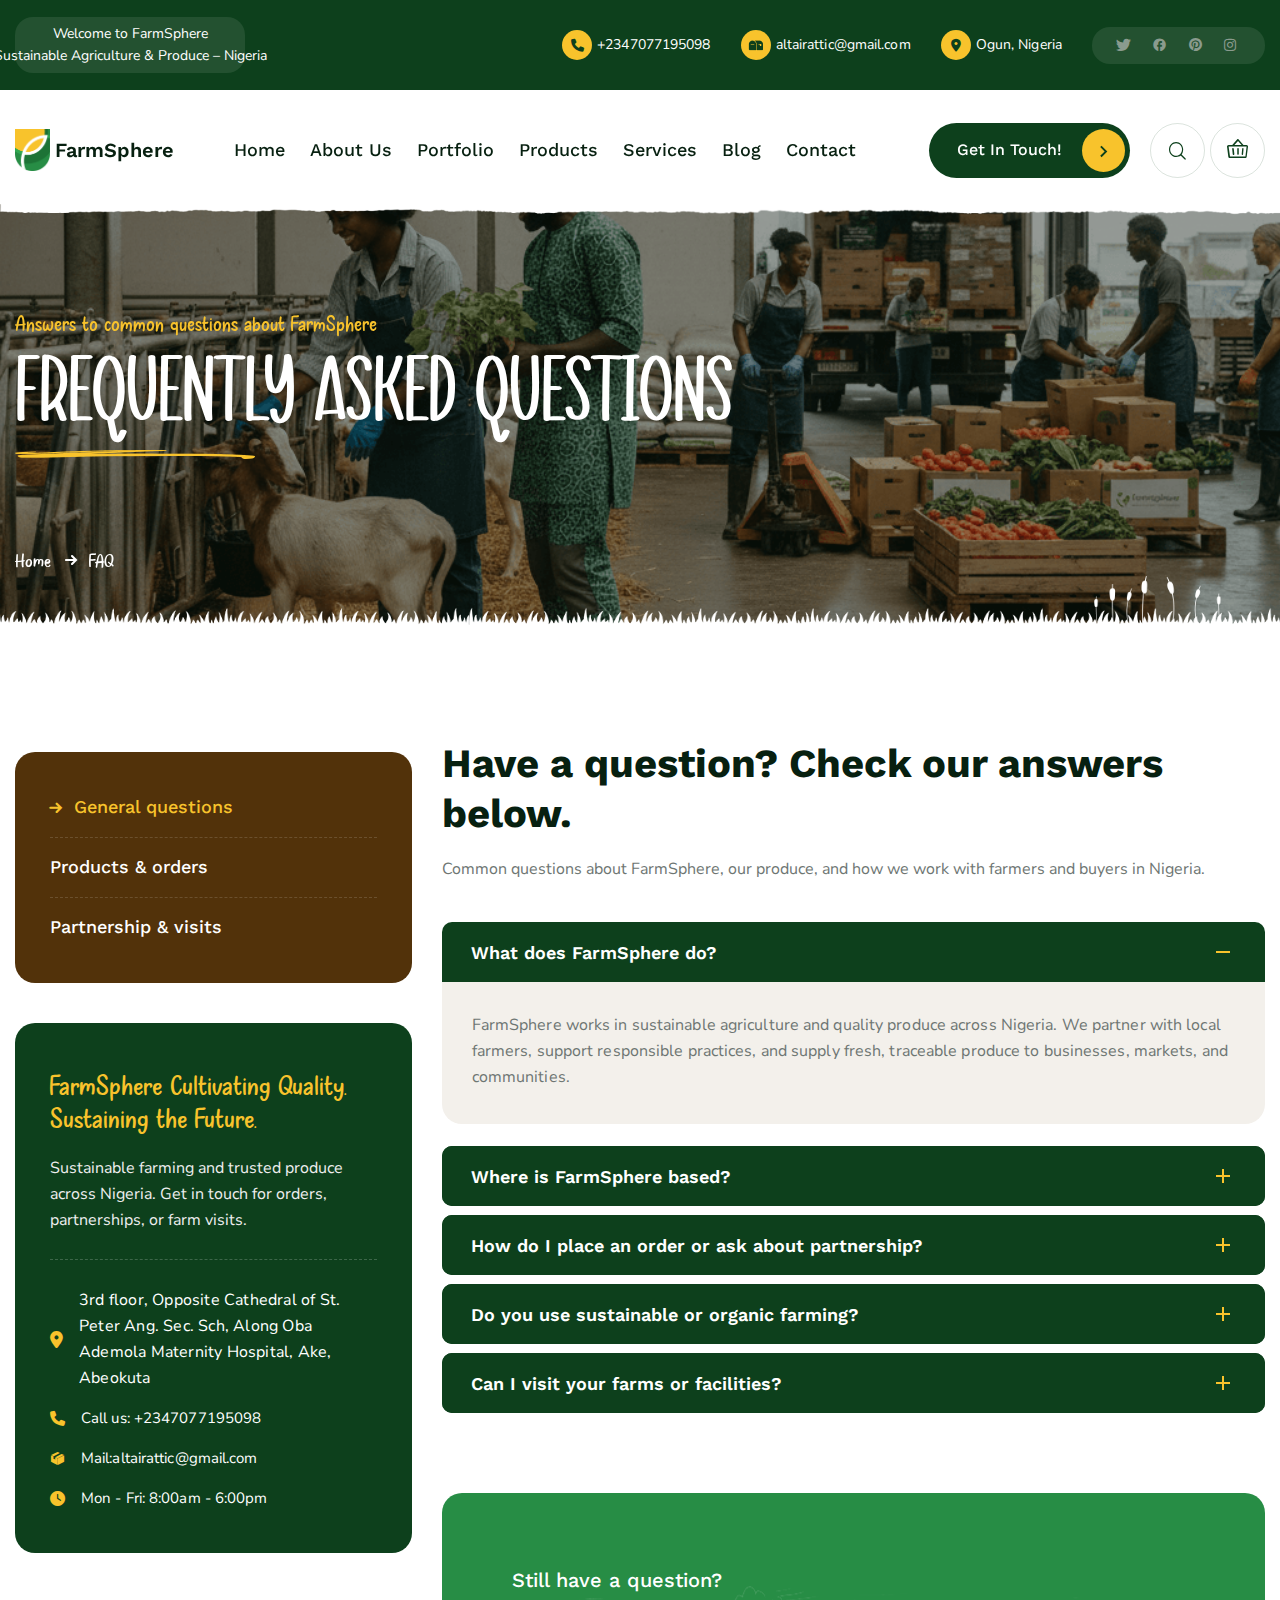
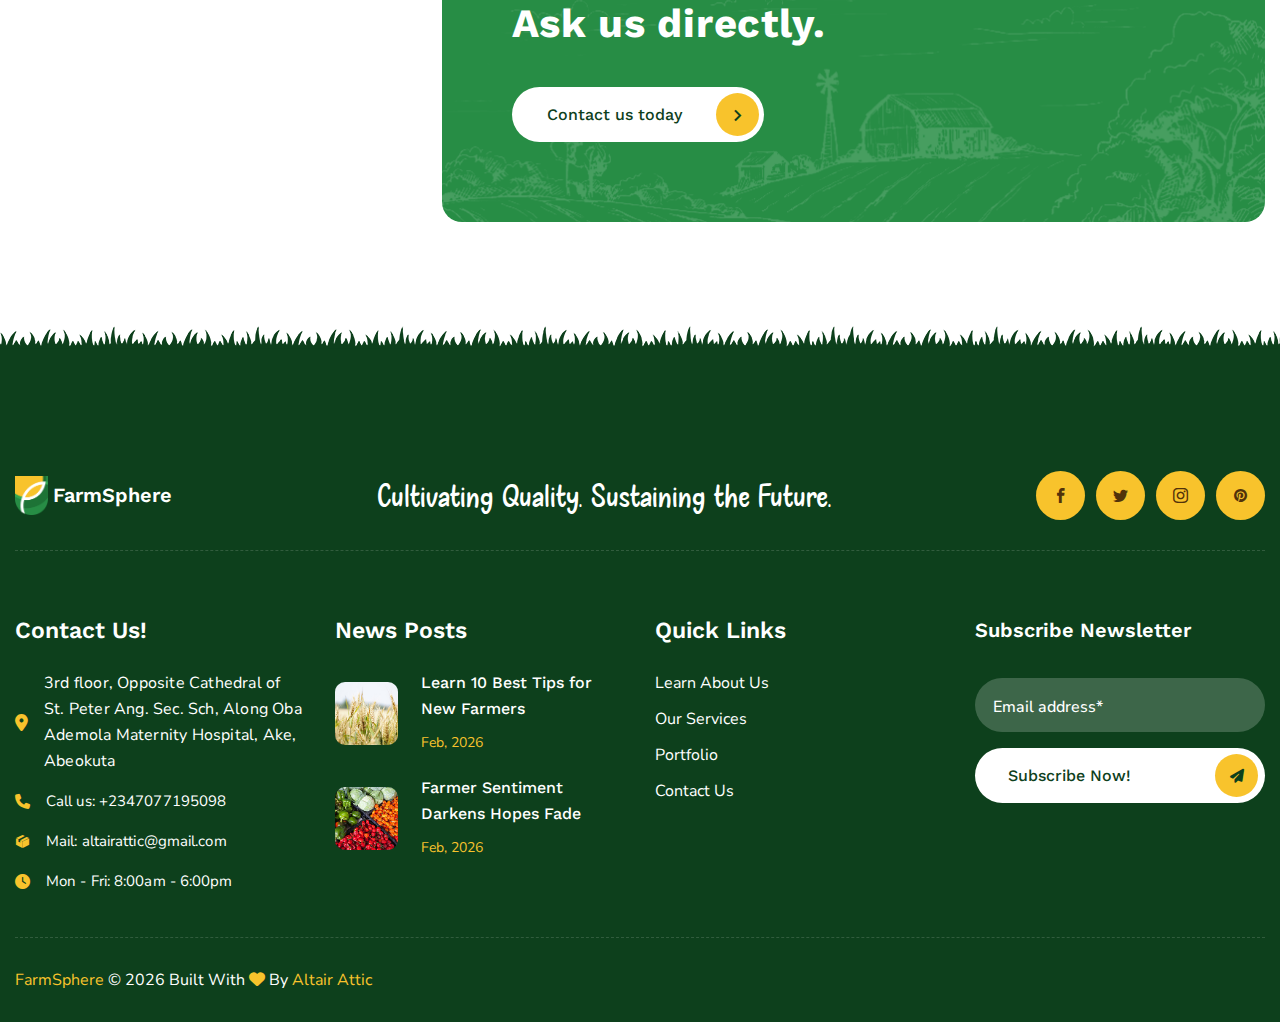
<file: frontend/faq.html>
<!DOCTYPE html>
<!--[if IE 8]><html class="ie" xmlns="http://www.w3.org/1999/xhtml" xml:lang="en-US" lang="en-US"> <![endif]-->
<!--[if (gte IE 9)|!(IE)]><!-->
<html xmlns="http://www.w3.org/1999/xhtml" xml:lang="en-US" lang="en-US">
<!--<![endif]-->

<head>
    <!-- Basic Page Needs -->
    <meta charset="utf-8" />
    <title>FAQ – FarmSphere</title>
    <!--[if IE]><meta http-equiv='X-UA-Compatible' content='IE=edge,chrome=1'><![endif]-->
    <meta name="description"
        content="Frequently asked questions about FarmSphere: sustainable agriculture, produce, orders, and farming in Nigeria.">
    <meta name="keywords" content="FarmSphere, FAQ, agriculture Nigeria, farming, produce, sustainable">
    <meta name="author" content="FarmSphere">

    <!-- Mobile Specific Metas -->
    <meta name="viewport" content="width=device-width, initial-scale=1, maximum-scale=1" />

    <!-- Bootstrap  -->
    <link rel="stylesheet" type="text/css" href="assets/css/bootstrap.css" />

    <!-- Theme Style -->
    <link rel="stylesheet" type="text/css" href="assets/css/magnific-popup.min.css" />
    <link rel="stylesheet" type="text/css" href="assets/css/odometer.min.css" />
    <link rel="stylesheet" type="text/css" href="assets/css/swiper-bundle.min.css" />
    <link rel="stylesheet" type="text/css" href="assets/css/styles.css" />

    <!-- Animation Style -->
    <link rel="stylesheet" type="text/css" href="assets/css/animate.min.css" />
    <link rel="stylesheet" type="text/css" href="assets/css/animate2.min.css" />
    <link rel="stylesheet" type="text/css" href="assets/css/textanimation.css" />

    <!-- Font -->
    <link rel="stylesheet" href="assets/font/fonts.css" />

    <!-- Icon -->
    <link rel="stylesheet" type="text/css" href="assets/icons/icomoon/style.css" />
    <link rel="stylesheet" type="text/css" href="assets/icons/fontawesome/css/all.min.css" />

    <!-- Favicon and Touch Icons  -->
    <link rel="shortcut icon" href="assets/images/logo/logo3x.png" />
    <link rel="apple-touch-icon-precomposed" href="assets/images/logo/logo3x.png" />
</head>

<body>

    <!-- Wrapper -->
    <div id="wrapper">

        <!-- Preloader -->
        <div id="loading">
            <div id="loading-center">
                <div class="loader-container">
                    <div class="wrap-loader">
                        <div class="loader">
                        </div>
                        <div class="icon">
                            <img src="assets/images/logo/logo3x.png" alt="">
                        </div>
                    </div>
                </div>
            </div>
        </div><!-- /.Preloader -->

        <!-- Top-bar -->
        <div class="tf-topbar">
            <div class="tf-container w-1780">
                <div class="row">
                    <div class="col-lg-12">
                        <div class="topbar-inner">
                            <div class="topbar-left">
                                <span class="fs-14 font-nunito">Welcome to FarmSphere</span>
                                <span class="fs-14 font-nunito">Sustainable Agriculture & Produce – Nigeria</span>
                            </div>
                            <div class="topbar-right">
                                <ul class="contact-list">
                                    <li class="item">
                                        <a href="#" class="icon">
                                            <i class="fa-solid fa-phone"></i>
                                        </a>
                                        <a href="tel:+2347077195098"> +2347077195098 </a>
                                    </li>
                                    <li class="item">
                                        <a href="#" class="icon">
                                            <img src="assets/icons/mailbox.png" alt="" />
                                        </a>
                                        <a href="mailto:altairattic@gmail.com">
                                            altairattic@gmail.com
                                        </a>
                                    </li>
                                    <li class="item">
                                        <a href="#" class="icon">
                                            <i class="fa-solid fa-location-dot"></i>
                                        </a>
                                        <a href="#">
                                            Ogun, Nigeria
                                        </a>
                                    </li>
                                </ul>
                                <ul class="social-list">
                                    <li class="item">
                                        <a href="#"><i class="icon-twitter"></i></a>
                                    </li>
                                    <li class="item">
                                        <a href="#"><i class="icon-facebook"></i></a>
                                    </li>
                                    <li class="item">
                                        <a href="#"><i class="icon-pinterest"></i></a>
                                    </li>
                                    <li class="item">
                                        <a href="#"><i class="icon-instagram2"></i></a>
                                    </li>
                                </ul>
                            </div>
                        </div>
                    </div>
                </div>
            </div>
        </div><!-- /.Top-bar -->

        <!-- Welcome -->
        <div class="box-welcome">
            <div class="tf-overlay"></div>
            <div class="welcome-wrap">
                <div class="content">
                    <div class="btn-close-welcome icon style-circle">
                        <i class="icon-close"></i>
                    </div>
                    <h3 class="title font-snowfall">
                        FarmSphere <br />
                        Cultivating Quality. Sustaining the Future.
                    </h3>
                    <p class="text font-nunito">
                        Sustainable farming and trusted produce. <br />
                        Reach us anytime—we're here to help.
                    </p>
                    <ul class="infor-list">
                        <li class="item">
                            <i class="fa-solid fa-location-dot fs-18"></i>
                            <p>
                                3rd floor, Opposite Cathedral of St. Peter Ang. Sec. Sch, Along Oba Ademola Maternity
                                Hospital, Ake, Abeokuta
                            </p>
                        </li>
                        <li class="item">
                            <i class="fa-solid fa-phone"></i>
                            <p>
                                Call us: +2347077195098
                            </p>
                        </li>
                        <li class="item">
                            <img src="assets/icons/mailbox-2.png" alt="" />
                            <p>
                                Mail Support:
                                altairattic@gmail.com
                            </p>
                        </li>
                        <li class="item">
                            <i class="fa-solid fa-clock"></i>
                            <p>
                                Mon - Fri: 8:00am - 6:00pm
                            </p>
                        </li>
                    </ul>
                    <div class="wg-social">
                        <ul class="list">
                            <li class="item">
                                <a href="#"><i class="icon-facebook1"></i></a>
                            </li>
                            <li class="item">
                                <a href="#"><i class="icon-twitter"></i></a>
                            </li>
                            <li class="item">
                                <a href="#"><i class="icon-instagram2"></i></a>
                            </li>
                            <li class="item">
                                <a href="#"><i class="icon-pinterest"></i></a>
                            </li>
                        </ul>
                    </div>
                </div>
            </div>
        </div><!-- /.Welcome -->

        <!-- Header  -->
        <header class="header has-item-bot" id="header-main">
            <div class="tf-container w-1780">
                <div class="row">
                    <div class="col-lg-12">
                        <div class="header-inner">
                            <div class="header-left">
                                <div class="logo-site">
                                    <a href="index.html" class="d-flex align-items-center gap-2">
                                        <img src="assets/images/logo/logo3x.png" alt="FarmSphere" class="logo-icon" />
                                        <span class="logo-text font-worksans fw-6 fs-20">FarmSphere</span>
                                    </a>
                                </div>
                                <div class="main-nav">
                                    <ul class="nav-list">
                                        <li class="item">
                                            <a href="index.html">Home</a>
                                        </li>
                                        <li class="item">
                                            <a href="about.html">About Us</a>
                                        </li>
                                        <li class="item">
                                            <a href="portfolio.html">Portfolio</a>
                                        </li>
                                        <li class="item">
                                            <a href="products.html">Products</a>
                                        </li>
                                        <li class="item">
                                            <a href="services.html">Services</a>
                                        </li>
                                        <li class="item">
                                            <a href="blog.html">Blog</a>
                                        </li>
                                        <li class="item">
                                            <a href="contact.html">Contact</a>
                                        </li>
                                    </ul>
                                </div>
                            </div>
                            <div class="header-right">
                                <a href="contact.html" class="tf-btn gap-30">
                                    <span class="text-style">
                                        Get In Touch!
                                    </span>
                                    <div class="icon">
                                        <i class="icon-arrow_right"></i>
                                    </div>
                                </a>
                                <div class="icon-wrap">
                                    <a class="icon header-search" href="#canvasSearch" data-bs-toggle="offcanvas">
                                        <i class="icon-magnifying-glass fs-21"></i>
                                    </a>
                                    <a href="products.html" class="icon wg-bag">
                                        <i class="icon-basket"></i>
                                    </a>
                                </div>
                                <div class="wg-welcome btn-open-welcome">
                                    <i class="icon-fences-icon fs-24"></i>
                                </div>

                                <div class="mobile-button">
                                    <span></span>
                                </div>
                            </div>
                        </div>
                        <div class="mobile-nav-wrap">
                            <div class="overlay-mobile-nav"></div>
                            <div class="inner-mobile-nav overflow-y-auto">
                                <div class="top">
                                    <div class="logo">
                                        <a href="index.html" rel="home"
                                            class="main-logo d-flex align-items-center gap-2">
                                            <img id="mobile-logo_header" alt="FarmSphere"
                                                src="assets/images/logo/logo3x.png" class="logo-icon" />
                                            <span class="logo-text font-worksans fw-6 fs-20">FarmSphere</span>
                                        </a>
                                        <div class="mobile-nav-close">
                                            <i class="icon-close"></i>
                                        </div>
                                    </div>
                                    <nav id="mobile-main-nav" class="mobile-main-nav">
                                        <ul id="menu-mobile-menu" class="menu">
                                            <li class="menu-item">
                                                <a class="item-menu-mobile" href="index.html">Home</a>
                                            </li>
                                            <li class="menu-item">
                                                <a class="item-menu-mobile" href="about.html">About Us</a>
                                            </li>
                                            <li class="menu-item">
                                                <a class="item-menu-mobile" href="portfolio.html">Portfolio</a>
                                            </li>
                                            <li class="menu-item">
                                                <a class="item-menu-mobile" href="products.html">Products</a>
                                            </li>
                                            <li class="menu-item">
                                                <a class="item-menu-mobile" href="services.html">Services</a>
                                            </li>
                                            <li class="menu-item">
                                                <a class="item-menu-mobile" href="blog.html">Blog</a>
                                            </li>
                                            <li class="menu-item">
                                                <a class="item-menu-mobile" href="contact.html">Contact</a>
                                            </li>
                                        </ul>
                                    </nav>
                                    <div class="group-icon">
                                        <a class="site-nav-icon header-search" href="#canvasSearch"
                                            data-bs-toggle="offcanvas">
                                            <i class="icon-magnifying-glass fs-21"> </i>
                                            Search
                                        </a>
                                        <a href="products.html" class="site-nav-icon wg-bag">
                                            <i class="icon-basket"></i>
                                            Shop
                                        </a>
                                    </div>
                                </div>
                                <div class="bottom">
                                    <div class="infor-list">
                                        <ul>
                                            <li>
                                                <h5 class="title">Address:</h5>
                                                <p>3rd floor, Opposite Cathedral of St. Peter Ang. Sec. Sch, Along Oba
                                                    Ademola Maternity Hospital, Ake, Abeokuta</p>
                                            </li>
                                            <li>
                                                <h5 class="title">Phone:</h5>
                                                <p>+234 800 FARMSPHERE</p>
                                            </li>
                                            <li>
                                                <h5 class="title">Email:</h5>
                                                <p>altairattic@gmail.com</p>
                                            </li>
                                        </ul>
                                    </div>
                                    <div class="wg-social">
                                        <ul class="list">
                                            <li class="item">
                                                <a href="#"><i class="icon-facebook1"></i></a>
                                            </li>
                                            <li class="item">
                                                <a href="#"><i class="icon-twitter"></i></a>
                                            </li>
                                            <li class="item">
                                                <a href="#"><i class="icon-instagram2"></i></a>
                                            </li>
                                            <li class="item">
                                                <a href="#"><i class="icon-pinterest"></i></a>
                                            </li>
                                        </ul>
                                    </div>
                                </div>
                            </div>
                        </div>
                    </div>
                </div>
            </div>
            <div class="fixed-header style-absolute">
                <div class="tf-container w-1780">
                    <div class="row">
                        <div class="col-lg-12">
                            <div class="header-inner ">
                                <div class="header-left">
                                    <div class="logo-site">
                                        <a href="index.html" class="d-flex align-items-center gap-2">
                                            <img src="assets/images/logo/logo3x.png" alt="FarmSphere"
                                                class="logo-icon" />
                                            <span class="logo-text font-worksans fw-6 fs-20">FarmSphere</span>
                                        </a>
                                    </div>
                                    <div class="main-nav">
                                        <ul class="nav-list">
                                            <li class="item">
                                                <a href="index.html">Home</a>
                                            </li>
                                            <li class="item">
                                                <a href="about.html">About Us</a>
                                            </li>
                                            <li class="item">
                                                <a href="portfolio.html">Portfolio</a>
                                            </li>
                                            <li class="item">
                                                <a href="products.html">Products</a>
                                            </li>
                                            <li class="item">
                                                <a href="services.html">Services</a>
                                            </li>
                                            <li class="item">
                                                <a href="blog.html">Blog</a>
                                            </li>
                                            <li class="item">
                                                <a href="contact.html">Contact</a>
                                            </li>
                                        </ul>
                                    </div>
                                </div>
                                <div class="header-right">
                                    <a href="contact.html" class="tf-btn gap-30">
                                        <span class="text-style">Get In Touch!</span>
                                        <div class="icon"><i class="icon-arrow_right"></i></div>
                                    </a>
                                    <div class="icon-wrap">
                                        <a class="icon header-search" href="#canvasSearch" data-bs-toggle="offcanvas">
                                            <i class="icon-magnifying-glass fs-21"></i>
                                        </a>
                                        <a href="products.html" class="icon wg-bag">
                                            <i class="icon-basket"></i>
                                        </a>
                                    </div>
                                    <div class="wg-welcome btn-open-welcome">
                                        <i class="icon-fences-icon fs-24"></i>
                                    </div>
                                    <div class="mobile-button">
                                        <span></span>
                                    </div>
                                </div>
                            </div>
                        </div>
                    </div>
                </div>
                <div class="header-item children">
                    <img src="assets/images/item/page-title-top.png" alt="">
                </div>
            </div>

            <div class="header-item">
                <img src="assets/images/item/page-title-top.png" alt="">
            </div>
        </header><!-- /.Header -->

        <!-- Page-title -->
        <div class="page-title page-faq">
            <div class="rellax" data-rellax-speed="5">
                <img src="assets/images/section/s-sec.jpg" alt="">
            </div>
            <div class="content-wrap">
                <div class="tf-container w-1290">
                    <div class="row">
                        <div class="col-lg-12">
                            <div class="content">
                                <p class="sub-title">
                                    Answers to common questions about FarmSphere
                                </p>
                                <h1 class="title">
                                    Frequently asked questions
                                </h1>
                                <div class="icon-img">
                                    <img src="assets/images/item/line-throw-title.png" alt="">
                                </div>
                                <div class="breadcrumb">
                                    <a href="index.html">Home</a>
                                    <div class="icon">
                                        <i class="icon-arrow-right1"></i>
                                    </div>
                                    <a href="javascript:void(0)">FAQ</a>
                                </div>
                            </div>
                        </div>
                    </div>
                </div>
            </div>

            <div class="img-item item-2">
                <img src="assets/images/item/grass.png" alt="">
            </div>
        </div><!-- /.Page-title -->

        <!-- Main-content -->
        <div class="main-content page-faq">
            <div class="wg-tabs style-4">
                <div class="tf-container">
                    <div class="row">
                        <div class="col-lg-4">
                            <div class="tf-sidebar-2 ">
                                <div class="sidebar-item-2 list-tab has-bg-3 mb-40">
                                    <ul class="menu-tab">
                                        <li class="item active"><a href="#content" class="btn-tab">General questions</a>
                                        </li>
                                        <li class="item"><a href="#content" class="btn-tab">Products & orders</a></li>
                                        <li class="item"><a href="#content" class="btn-tab">Partnership & visits</a>
                                        </li>
                                    </ul>
                                </div>
                                <div class="sidebar-item-2 has-bg-1 infor-contact">
                                    <p class="sub font-snowfall fs-30">
                                        FarmSphere <br>
                                        Cultivating Quality. Sustaining the Future.
                                    </p>
                                    <p class="text">
                                        Sustainable farming and trusted produce across Nigeria. Get in touch for orders,
                                        partnerships, or farm visits.
                                    </p>
                                    <ul class="contact-list">
                                        <li>
                                            <i class="fa-solid fa-location-dot fs-17"></i>
                                            <p class="address">
                                                3rd floor, Opposite Cathedral of St. Peter Ang. Sec. Sch, Along Oba
                                                Ademola Maternity Hospital, Ake, Abeokuta
                                            </p>
                                        </li>
                                        <li>
                                            <i class="fa-solid fa-phone"></i>
                                            <p class="phone-number fs-15">
                                                Call us: +2347077195098
                                            </p>
                                        </li>
                                        <li>
                                            <i class="icon-package-box"></i>
                                            <p class="email fs-15">
                                                Mail:altairattic@gmail.com
                                            </p>
                                        </li>
                                        <li>
                                            <i class="fa-solid fa-clock"></i>
                                            <p class="time-open fs-15">
                                                Mon - Fri: 8:00am - 6:00pm
                                            </p>
                                        </li>
                                    </ul>
                                </div>
                            </div>
                        </div>
                        <div class="col-lg-8">
                            <div class="content" id="content">
                                <h2 class="title font-worksans fw-7">
                                    Have a question? <br>
                                    Check our answers below.
                                </h2>
                                <p class="text">
                                    Common questions about FarmSphere, our produce, and how we work with farmers and
                                    buyers in Nigeria.
                                </p>
                                <div class="widget-content-tab">
                                    <div class="widget-content-inner active">
                                        <div class="tf-accordion accordion" id="accordionExample">
                                            <div class="accordion-item">
                                                <h2 class="accordion-header">
                                                    <button class="accordion-button" type="button"
                                                        data-bs-toggle="collapse" data-bs-target="#collapseOne"
                                                        aria-expanded="true" aria-controls="collapseOne">
                                                        What does FarmSphere do?
                                                    </button>
                                                </h2>
                                                <div id="collapseOne" class="accordion-collapse collapse show"
                                                    data-bs-parent="#accordionExample">
                                                    <div class="accordion-body">
                                                        FarmSphere works in sustainable agriculture and quality produce
                                                        across Nigeria. We partner with local farmers, support
                                                        responsible practices, and supply fresh, traceable produce to
                                                        businesses, markets, and communities.
                                                    </div>
                                                </div>
                                            </div>
                                            <div class="accordion-item">
                                                <h2 class="accordion-header">
                                                    <button class="accordion-button collapsed" type="button"
                                                        data-bs-toggle="collapse" data-bs-target="#collapseTwo"
                                                        aria-expanded="false" aria-controls="collapseTwo">
                                                        Where is FarmSphere based?
                                                    </button>
                                                </h2>
                                                <div id="collapseTwo" class="accordion-collapse collapse"
                                                    data-bs-parent="#accordionExample">
                                                    <div class="accordion-body">
                                                        We are based in Nigeria with our main office in Abeokuta, Ogun
                                                        State. We work with farms and partners in several regions to
                                                        source and supply locally grown produce.
                                                    </div>
                                                </div>
                                            </div>
                                            <div class="accordion-item">
                                                <h2 class="accordion-header">
                                                    <button class="accordion-button collapsed" type="button"
                                                        data-bs-toggle="collapse" data-bs-target="#collapseThree"
                                                        aria-expanded="false" aria-controls="collapseThree">
                                                        How do I place an order or ask about partnership?
                                                    </button>
                                                </h2>
                                                <div id="collapseThree" class="accordion-collapse collapse"
                                                    data-bs-parent="#accordionExample">
                                                    <div class="accordion-body">
                                                        Use the Contact page for orders, bulk supply, or partnership
                                                        enquiries. We’ll respond to discuss quantities, pricing, and
                                                        delivery. You can also call or email us for a quicker response.
                                                    </div>
                                                </div>
                                            </div>
                                            <div class="accordion-item">
                                                <h2 class="accordion-header">
                                                    <button class="accordion-button collapsed" type="button"
                                                        data-bs-toggle="collapse" data-bs-target="#collapseFour"
                                                        aria-expanded="false" aria-controls="collapseFour">
                                                        Do you use sustainable or organic farming?
                                                    </button>
                                                </h2>
                                                <div id="collapseFour" class="accordion-collapse collapse"
                                                    data-bs-parent="#accordionExample">
                                                    <div class="accordion-body">
                                                        Yes. We work with farmers who focus on soil health, sensible
                                                        water use, and reduced chemical use where possible. We
                                                        prioritise traceability and quality from farm to buyer. Ask us
                                                        about our sourcing standards when you get in touch.
                                                    </div>
                                                </div>
                                            </div>
                                            <div class="accordion-item">
                                                <h2 class="accordion-header">
                                                    <button class="accordion-button collapsed" type="button"
                                                        data-bs-toggle="collapse" data-bs-target="#collapseFive"
                                                        aria-expanded="false" aria-controls="collapseFive">
                                                        Can I visit your farms or facilities?
                                                    </button>
                                                </h2>
                                                <div id="collapseFive" class="accordion-collapse collapse"
                                                    data-bs-parent="#accordionExample">
                                                    <div class="accordion-body">
                                                        We welcome serious buyers and partners for arranged visits.
                                                        Contact us with your interest and we’ll discuss timing and
                                                        logistics for a farm or facility tour.
                                                    </div>
                                                </div>
                                            </div>
                                        </div>
                                    </div>
                                    <div class="widget-content-inner">
                                        <div class="tf-accordion accordion" id="accordionExample1">
                                            <div class="accordion-item">
                                                <h2 class="accordion-header">
                                                    <button class="accordion-button" type="button"
                                                        data-bs-toggle="collapse" data-bs-target="#collapseOne1"
                                                        aria-expanded="true" aria-controls="collapseOne1">
                                                        What produce and products do you offer?
                                                    </button>
                                                </h2>
                                                <div id="collapseOne1" class="accordion-collapse collapse show"
                                                    data-bs-parent="#accordionExample1">
                                                    <div class="accordion-body">
                                                        We supply a range of fresh produce and farm products suited to
                                                        Nigerian and regional demand—including vegetables, grains, and
                                                        other staples. See our Products page for current offerings, or
                                                        contact us for a full list and availability.
                                                    </div>
                                                </div>
                                            </div>
                                            <div class="accordion-item">
                                                <h2 class="accordion-header">
                                                    <button class="accordion-button collapsed" type="button"
                                                        data-bs-toggle="collapse" data-bs-target="#collapseTwo2"
                                                        aria-expanded="false" aria-controls="collapseTwo2">
                                                        Is there a minimum order?
                                                    </button>
                                                </h2>
                                                <div id="collapseTwo2" class="accordion-collapse collapse"
                                                    data-bs-parent="#accordionExample1">
                                                    <div class="accordion-body">
                                                        Minimum order depends on the product and delivery location. Send
                                                        us your requirements and we’ll confirm minimums, pricing, and
                                                        lead times.
                                                    </div>
                                                </div>
                                            </div>
                                            <div class="accordion-item">
                                                <h2 class="accordion-header">
                                                    <button class="accordion-button collapsed" type="button"
                                                        data-bs-toggle="collapse" data-bs-target="#collapseThree3"
                                                        aria-expanded="false" aria-controls="collapseThree3">
                                                        How and where do you deliver?
                                                    </button>
                                                </h2>
                                                <div id="collapseThree3" class="accordion-collapse collapse"
                                                    data-bs-parent="#accordionExample1">
                                                    <div class="accordion-body">
                                                        We deliver across Nigeria. Lead times and costs depend on order
                                                        size and your location. Share your delivery address and order
                                                        details and we’ll confirm options and pricing.
                                                    </div>
                                                </div>
                                            </div>
                                        </div>
                                    </div>
                                    <div class="widget-content-inner">
                                        <div class="tf-accordion accordion" id="accordionExample2">
                                            <div class="accordion-item">
                                                <h2 class="accordion-header">
                                                    <button class="accordion-button" type="button"
                                                        data-bs-toggle="collapse" data-bs-target="#collapseOne11"
                                                        aria-expanded="true" aria-controls="collapseOne11">
                                                        How can I become a supplier or partner?
                                                    </button>
                                                </h2>
                                                <div id="collapseOne11" class="accordion-collapse collapse show"
                                                    data-bs-parent="#accordionExample2">
                                                    <div class="accordion-body">
                                                        We work with farmers, aggregators, and buyers. If you want to
                                                        supply produce to FarmSphere or partner on projects, use the
                                                        Contact page or our Partnership page and we’ll get back to you.
                                                    </div>
                                                </div>
                                            </div>
                                            <div class="accordion-item">
                                                <h2 class="accordion-header">
                                                    <button class="accordion-button collapsed" type="button"
                                                        data-bs-toggle="collapse" data-bs-target="#collapseTwo12"
                                                        aria-expanded="false" aria-controls="collapseTwo12">
                                                        Can schools or groups organise a farm visit?
                                                    </button>
                                                </h2>
                                                <div id="collapseTwo12" class="accordion-collapse collapse"
                                                    data-bs-parent="#accordionExample2">
                                                    <div class="accordion-body">
                                                        We can arrange educational or group visits when capacity and
                                                        season allow. Contact us with your group size, preferred dates,
                                                        and purpose so we can plan accordingly.
                                                    </div>
                                                </div>
                                            </div>
                                        </div>
                                    </div>
                                </div>
                                <div class="bot">
                                    <p class="sub">
                                        Still have a question?
                                    </p>
                                    <p class="question">
                                        Ask us directly.
                                    </p>
                                    <a href="contact.html" class="tf-btn bg-white">
                                        <span class="text-style cl-primary">
                                            Contact us today
                                        </span>
                                        <div class="icon">
                                            <i class="icon-arrow_right"></i>
                                        </div>
                                    </a>
                                    <div class="img-item item-1 scroll-element-3 ">
                                        <img class="wow fadeInRight" data-wow-delay="0s" data-wow-duration="1s"
                                            src="assets/images/item/faq.png" alt="">
                                    </div>
                                    <div class="img-item item-2 nhapNhap">
                                        <img src="assets/images/item/FAQs.png" alt="">
                                    </div>
                                </div>
                            </div>
                        </div>
                    </div>
                </div>
            </div>
        </div><!-- /.Main-content -->

        <!-- Footer -->
        <footer class="footer" id="footer-main">
            <div class="tf-container w-1290">
                <div class="row">
                    <div class="col-lg-12">
                        <div class="footer-top">
                            <div class="footer-left">
                                <div class="logo">
                                    <a href="index.html" class="d-flex align-items-center gap-2">
                                        <img src="assets/images/logo/logo3x.png" alt="FarmSphere" class="logo-icon" />
                                        <span class="logo-text font-worksans fw-6 fs-20 text-white">FarmSphere</span>
                                    </a>
                                </div>
                            </div>
                            <div class="footer-center">
                                <p class="font-snowfall">
                                    Cultivating Quality. Sustaining the Future.
                                </p>
                            </div>
                            <div class="footer-right">
                                <div class="wg-social">
                                    <ul class="list">
                                        <li class="item">
                                            <a href="#"><i class="icon-facebook1"></i></a>
                                        </li>
                                        <li class="item">
                                            <a href="#"><i class="icon-twitter"></i></a>
                                        </li>
                                        <li class="item">
                                            <a href="#"><i class="icon-instagram2"></i></a>
                                        </li>
                                        <li class="item">
                                            <a href="#"><i class="icon-pinterest"></i></a>
                                        </li>
                                    </ul>
                                </div>
                            </div>
                        </div>
                    </div>
                </div>
            </div>

            <div class="footer-inner">
                <div class="tf-container w-1290">
                    <div class="row">
                        <div class="col-lg-3 col-md-6 ">
                            <div class="footer-inner-wrap footer-col-block">
                                <h4 class="footer-title footer-title-desktop mb-23">Contact Us!</h4>
                                <h4 class="footer-title footer-title-mobile mb-23">Contact Us!</h4>
                                <ul class="contact-list tf-collapse-content">
                                    <li>
                                        <i class="fa-solid fa-location-dot fs-17"></i>
                                        <p class="address">
                                            3rd floor, Opposite Cathedral of St. Peter Ang. Sec. Sch, Along Oba Ademola
                                            Maternity Hospital, Ake, Abeokuta
                                        </p>
                                    </li>
                                    <li>
                                        <i class="fa-solid fa-phone"></i>
                                        <p class="phone-number fs-15">Call us: +2347077195098</p>
                                    </li>
                                    <li>
                                        <i class="icon-package-box"></i>
                                        <p class="email fs-15">Mail: altairattic@gmail.com</p>
                                    </li>
                                    <li>
                                        <i class="fa-solid fa-clock"></i>
                                        <p class="time-open fs-15">Mon - Fri: 8:00am - 6:00pm</p>
                                    </li>
                                </ul>
                            </div>
                        </div>
                        <div class="col-lg-3 col-md-6 ">
                            <div class="footer-inner-wrap footer-col-block">
                                <h4 class="footer-title footer-title-desktop mb-23">News Posts</h4>
                                <h4 class="footer-title footer-title-mobile mb-23">News Posts</h4>
                                <ul class="new-post-list tf-collapse-content">
                                    <li class="item img-hover">
                                        <div class="image hover-item">
                                            <img src="assets/images/section/f-new-post-1.jpg" alt="" />
                                        </div>
                                        <div class="content">
                                            <a href="#" class="title-post hover-text-secondary">Learn 10 Best Tips for
                                                New Farmers</a>
                                            <p class="date-release">Feb, 2026</p>
                                        </div>
                                    </li>
                                    <li class="item img-hover">
                                        <div class="image hover-item">
                                            <img src="assets/images/section/f-new-post--2.jpg" alt="" />
                                        </div>
                                        <div class="content">
                                            <a href="#" class="title-post hover-text-secondary">Farmer Sentiment Darkens
                                                Hopes Fade</a>
                                            <p class="date-release">Feb, 2026</p>
                                        </div>
                                    </li>
                                </ul>
                            </div>
                        </div>
                        <div class="col-lg-3 col-md-6 ">
                            <div class="footer-inner-wrap footer-col-block">
                                <h4 class="footer-title footer-title-desktop mb-28">Quick Links</h4>
                                <h4 class="footer-title footer-title-mobile mb-28">Quick Links</h4>
                                <ul class="link-list tf-collapse-content">
                                    <li class="item">
                                        <a href="about.html">
                                            <svg xmlns="http://www.w3.org/2000/svg" viewBox="0 0 448 512" width="14"
                                                height="16">
                                                <path
                                                    d="M264.547 70.633L440.547 238.633C445.297 243.164 447.984 249.445 447.984 256.008S445.297 268.852 440.547 273.383L264.547 441.383C254.953 450.508 239.766 450.164 230.609 440.57C221.453 431.07 221.797 415.82 231.422 406.633L364.09 280.008H24C10.75 280.008 0 269.258 0 256.008S10.75 232.008 24 232.008H364.09L231.422 105.383C221.797 96.227 221.453 80.977 230.609 71.445C239.766 61.852 254.953 61.508 264.547 70.633Z">
                                                </path>
                                            </svg>
                                            Learn About Us
                                        </a>
                                    </li>
                                    <li class="item">
                                        <a href="services.html">
                                            <svg xmlns="http://www.w3.org/2000/svg" viewBox="0 0 448 512" width="14"
                                                height="16">
                                                <path
                                                    d="M264.547 70.633L440.547 238.633C445.297 243.164 447.984 249.445 447.984 256.008S445.297 268.852 440.547 273.383L264.547 441.383C254.953 450.508 239.766 450.164 230.609 440.57C221.453 431.07 221.797 415.82 231.422 406.633L364.09 280.008H24C10.75 280.008 0 269.258 0 256.008S10.75 232.008 24 232.008H364.09L231.422 105.383C221.797 96.227 221.453 80.977 230.609 71.445C239.766 61.852 254.953 61.508 264.547 70.633Z">
                                                </path>
                                            </svg>
                                            Our Services
                                        </a>
                                    </li>
                                    <li class="item">
                                        <a href="portfolio.html">
                                            <svg xmlns="http://www.w3.org/2000/svg" viewBox="0 0 448 512" width="14"
                                                height="16">
                                                <path
                                                    d="M264.547 70.633L440.547 238.633C445.297 243.164 447.984 249.445 447.984 256.008S445.297 268.852 440.547 273.383L264.547 441.383C254.953 450.508 239.766 450.164 230.609 440.57C221.453 431.07 221.797 415.82 231.422 406.633L364.09 280.008H24C10.75 280.008 0 269.258 0 256.008S10.75 232.008 24 232.008H364.09L231.422 105.383C221.797 96.227 221.453 80.977 230.609 71.445C239.766 61.852 254.953 61.508 264.547 70.633Z">
                                                </path>
                                            </svg>
                                            Portfolio
                                        </a>
                                    </li>
                                    <li class="item">
                                        <a href="contact.html">
                                            <svg xmlns="http://www.w3.org/2000/svg" viewBox="0 0 448 512" width="14"
                                                height="16">
                                                <path
                                                    d="M264.547 70.633L440.547 238.633C445.297 243.164 447.984 249.445 447.984 256.008S445.297 268.852 440.547 273.383L264.547 441.383C254.953 450.508 239.766 450.164 230.609 440.57C221.453 431.07 221.797 415.82 231.422 406.633L364.09 280.008H24C10.75 280.008 0 269.258 0 256.008S10.75 232.008 24 232.008H364.09L231.422 105.383C221.797 96.227 221.453 80.977 230.609 71.445C239.766 61.852 254.953 61.508 264.547 70.633Z">
                                                </path>
                                            </svg>
                                            Contact Us
                                        </a>
                                    </li>
                                </ul>
                            </div>
                        </div>
                        <div class="col-lg-3 col-md-6">
                            <div class="footer-inner-wrap">
                                <h4 class="footer-title fs-20">Subscribe Newsletter</h4>
                                <div class="sib-form">
                                    <div id="sib-form-container" class="sib-form-container">
                                        <div id="sib-container" class="sib-container--large sib-container--vertical">
                                            <form id="sib-form" method="POST" class="form-newsletter form-email style-2"
                                                action="#" data-type="subscription">
                                                <div class="w-100">
                                                    <div class="sib-input sib-form-block">
                                                        <div class="form__entry entry_block">
                                                            <div class="entry__field">
                                                                <input class="input email" type="text" id="EMAIL"
                                                                    name="EMAIL" autocomplete="off"
                                                                    placeholder="Email address*" data-required="true"
                                                                    required />
                                                            </div>
                                                        </div>
                                                    </div>
                                                </div>
                                                <div class="w-100">
                                                    <div class="sib-form-block">
                                                        <button
                                                            class="sib-form-block__button tf-btn full bg-white scale-40"
                                                            form="sib-form" type="submit">
                                                            <span class="text-style cl-primary">Subscribe Now!</span>
                                                            <span class="icon"><i
                                                                    class="fa-solid fa-paper-plane fs-14"></i></span>
                                                        </button>
                                                    </div>
                                                </div>
                                                <input type="hidden" name="locale" value="en">
                                            </form>
                                        </div>
                                    </div>
                                </div>
                            </div>
                        </div>
                    </div>
                </div>
            </div>

            <div class="tf-container w-1290">
                <div class="row">
                    <div class="col-lg-12">
                        <div class="footer-bottom">
                            <p class="no-copy font-nunito text-white">
                                <span style="color: #F8C32C;">FarmSphere</span> &copy; 2026 Built With <span
                                    style="color: #F8C32C;"><i class="fa-solid fa-heart"></i></span> By <a
                                    href="http://altair-attic.com/software-development" style="color: #F8C32C;">Altair
                                    Attic</a>
                            </p>
                        </div>
                    </div>
                </div>
            </div>
            <div class="img-item item-1">
                <img src="assets/images/item/grass-2.png" alt="">
            </div>
            <div class="img-item item-2 wow zoomIn">
                <div class="scroll-element-4">
                    <img src="assets/images/item/silo.png" alt="">
                </div>
            </div>
        </footer><!-- /Footer -->

    </div><!-- /#Wapper -->

    <!-- Open-search -->
    <div class="offcanvas offcanvas-top offcanvas-search" id="canvasSearch">
        <button class="btn-close-search" type="button" data-bs-dismiss="offcanvas" aria-label="Close">
            <i class="icon-close"></i>
        </button>
        <div class="tf-container">
            <div class="row">
                <div class="col-12">
                    <div class="offcanvas-body">
                        <form action="#" class="form-search-courses">
                            <div class="icon"><i class="icon-keyboard"></i></div>
                            <fieldset>
                                <input class="" type="text" placeholder="Search for anything" name="text" value=""
                                    required="">
                            </fieldset>
                            <div class="button-submit">
                                <button type="submit"><i class="icon-magnifying-glass"></i></button>
                            </div>
                        </form>
                    </div>
                </div>
            </div>
        </div>
    </div><!-- /.Open-search -->

    <!-- Prograss -->
    <div class="progress-wrap">
        <svg class="progress-circle svg-content" width="100%" height="100%" viewBox="-1 -1 102 102">
            <path d="M50,1 a49,49 0 0,1 0,98 a49,49 0 0,1 0,-98"
                style="transition: stroke-dashoffset 10ms linear; stroke-dasharray: 307.919, 307.919; stroke-dashoffset: 307.919;">
            </path>
        </svg>
    </div><!-- /.Prograss -->

    <!-- Javascript -->
    <script type="text/javascript" src="assets/js/bootstrap.min.js"></script>
    <script type="text/javascript" src="assets/js/jquery.min.js"></script>
    <script type="text/javascript" src="assets/js/lazysize.min.js"></script>
    <script type="text/javascript" src="assets/js/wow.min.js"></script>
    <script type="text/javascript" src="assets/js/magnific-popup.min.js"></script>
    <script type="text/javascript" src="assets/js/odometer.min.js"></script>
    <script type="text/javascript" src="assets/js/counter.js"></script>
    <script type="text/javascript" src="assets/js/swiper-bundle.min.js"></script>
    <script type="text/javascript" src="assets/js/swiper.js"></script>
    <script type="text/javascript" src="assets/js/rellax.min.js"></script>
    <script>var rellax = new Rellax(".rellax");</script>
    <script type="text/javascript" src="assets/js/main.js"></script>
</body>

</html>
</file>
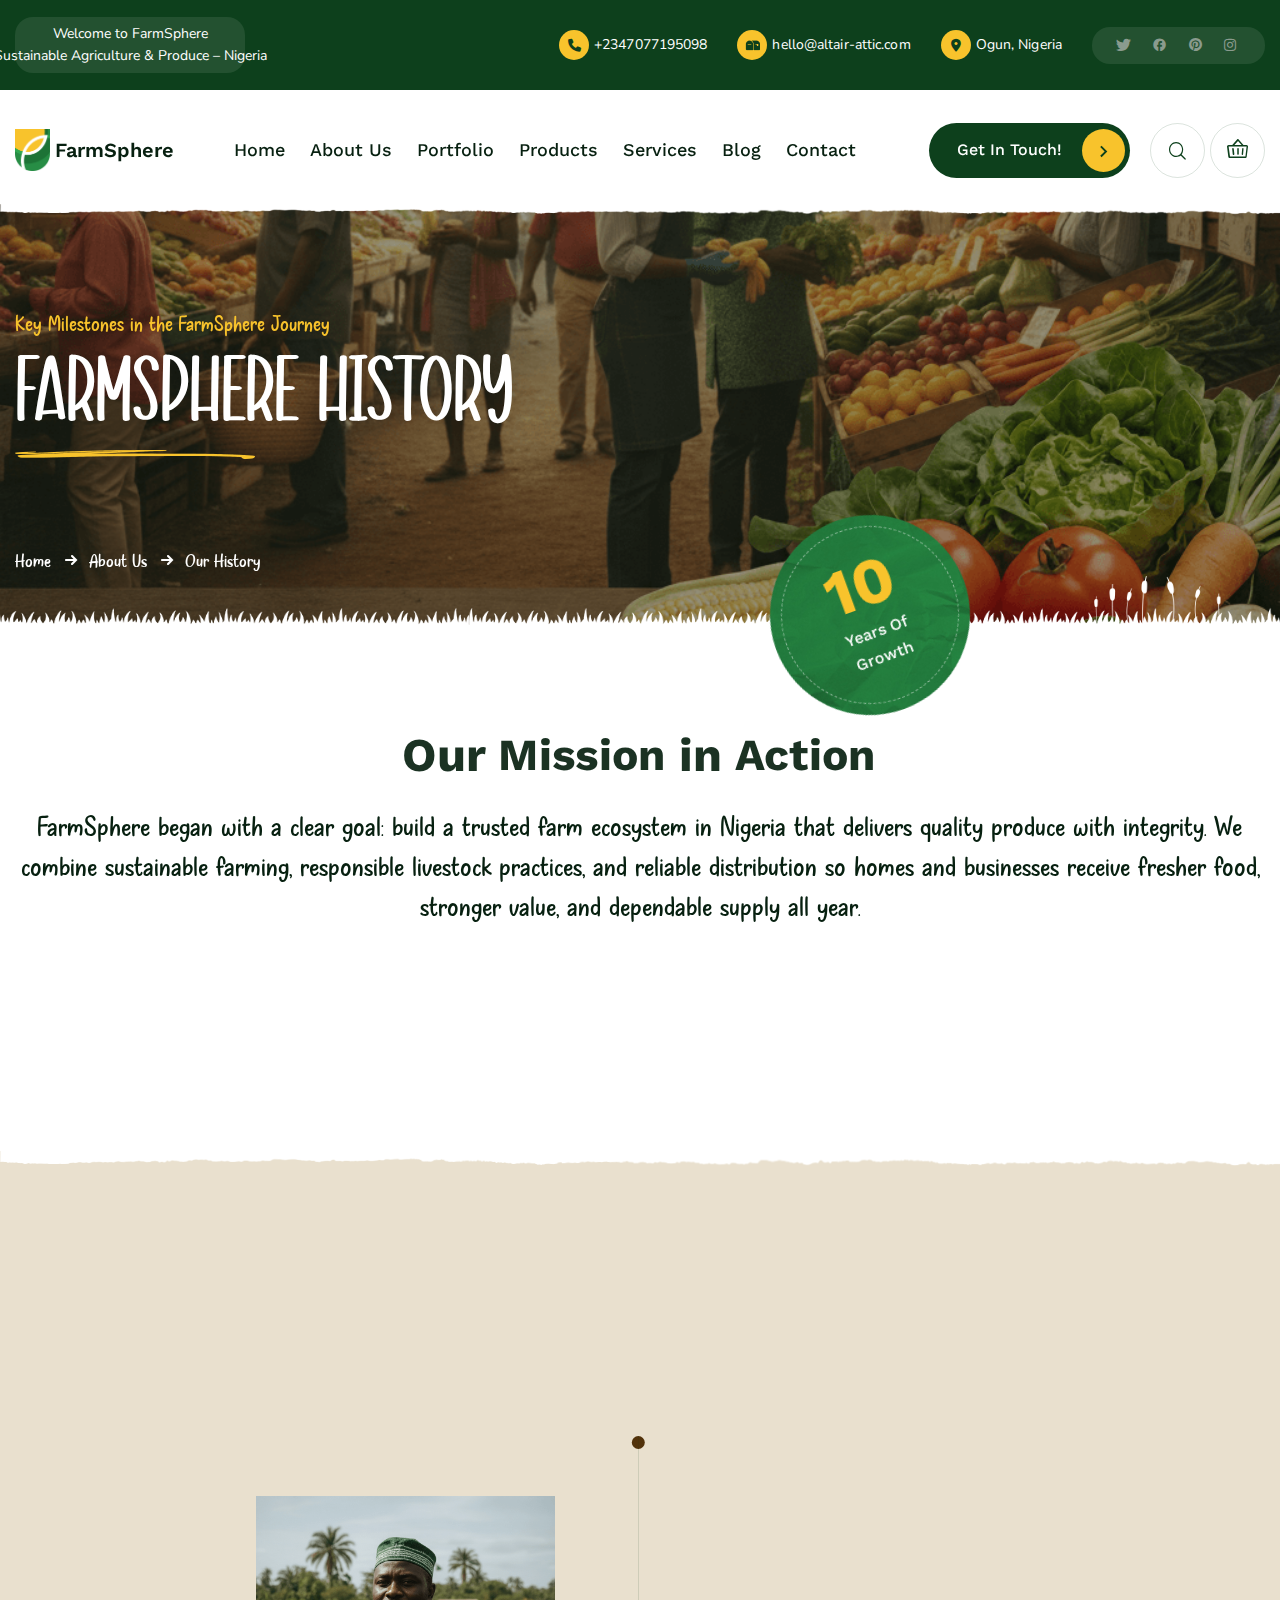
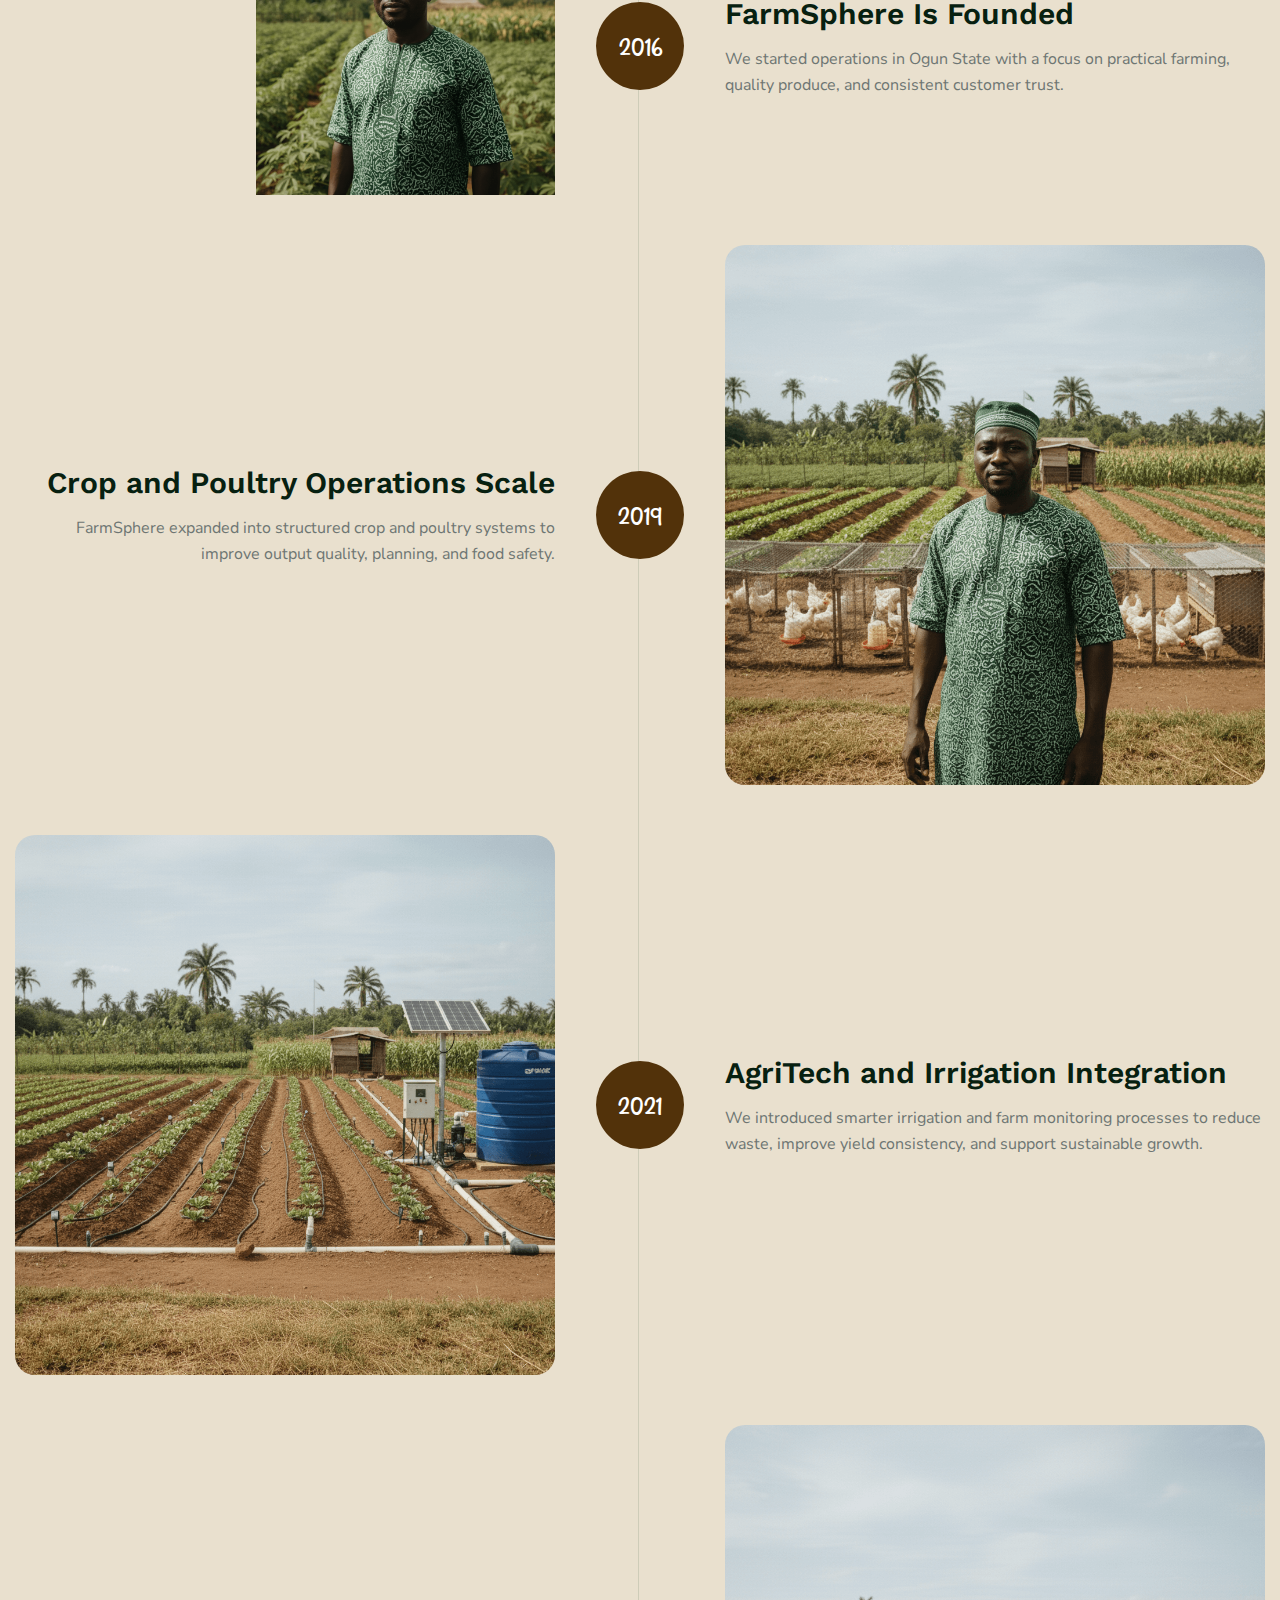
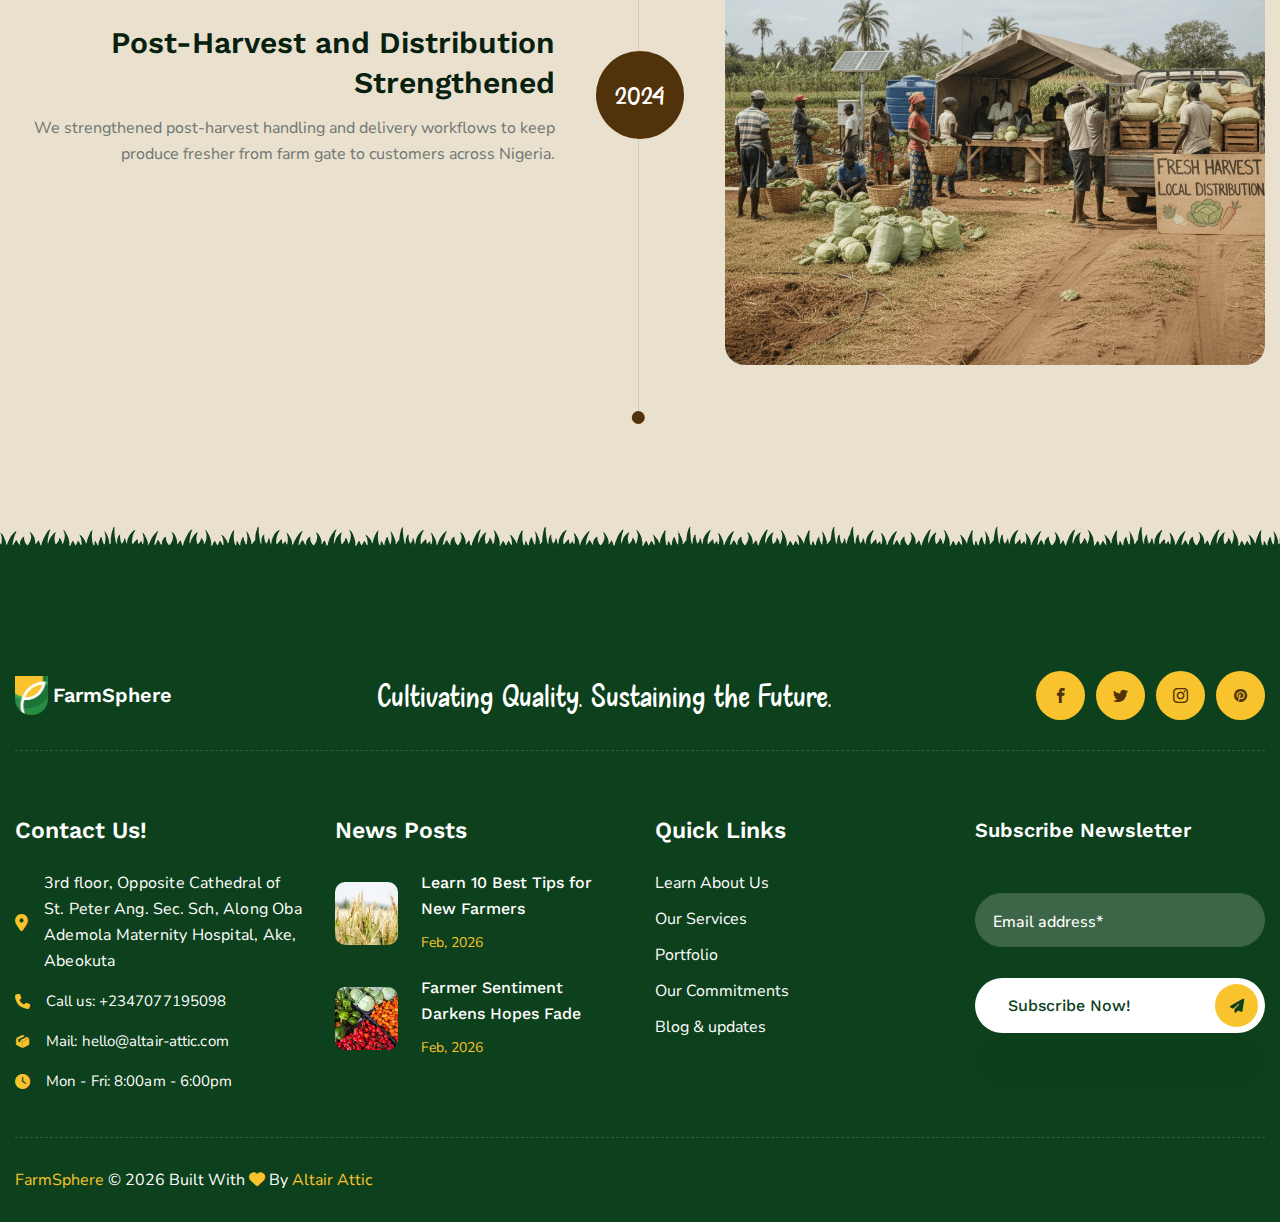
<file: frontend/history.html>
<!DOCTYPE html>
<!--[if IE 8]><html class="ie" xmlns="http://www.w3.org/1999/xhtml" xml:lang="en-US" lang="en-US"> <![endif]-->
<!--[if (gte IE 9)|!(IE)]><!-->
<html xmlns="http://www.w3.org/1999/xhtml" xml:lang="en-US" lang="en-US">
<!--<![endif]-->


<head>
    <!-- Basic Page Needs -->
    <meta charset="utf-8" />
    <title>Our History – FarmSphere</title>
    <!--[if IE]><meta http-equiv='X-UA-Compatible' content='IE=edge,chrome=1'><![endif]-->
    <meta name="description"
        content="FarmSphere history and milestones: our journey in sustainable agriculture and produce in Nigeria.">
    <meta name="keywords"
        content="FarmSphere, history, agriculture Nigeria, farming, milestones">
    <meta name="author" content="FarmSphere">

    <!-- Mobile Specific Metas -->
    <meta name="viewport" content="width=device-width, initial-scale=1, maximum-scale=1" />

    <!-- Bootstrap  -->
    <link rel="stylesheet" type="text/css" href="assets/css/bootstrap.css" />

    <!-- Theme Style -->
    <link rel="stylesheet" type="text/css" href="assets/css/magnific-popup.min.css" />
    <link rel="stylesheet" type="text/css" href="assets/css/swiper-bundle.min.css" />
    <link rel="stylesheet" type="text/css" href="assets/css/styles.css" />

    <!-- Animation Style -->
    <link rel="stylesheet" type="text/css" href="assets/css/animate.min.css" />
    <link rel="stylesheet" type="text/css" href="assets/css/animate2.min.css" />

    <!-- Font -->
    <link rel="stylesheet" href="assets/font/fonts.css" />

    <!-- Icon -->
    <link rel="stylesheet" type="text/css" href="assets/icons/icomoon/style.css" />
    <link rel="stylesheet" type="text/css" href="assets/icons/fontawesome/css/all.min.css" />

    <!-- Favicon and Touch Icons  -->
    <link rel="shortcut icon" href="assets/images/logo/logo3x.png" />
    <link rel="apple-touch-icon-precomposed" href="assets/images/logo/logo3x.png" />

    <!--[if lt IE 9]>
        <script src="assets/js/html5shiv.js"></script>
        <script src="assets/js/respond.min.js"></script>
    <![endif]-->
</head>

<body>
    <!-- Wrapper -->
    <div id="wrapper">

        <!-- Preloader -->
        <div id="loading">
            <div id="loading-center">
                <div class="loader-container">
                    <div class="wrap-loader">
                        <div class="loader">
                        </div>
                        <div class="icon">
                            <img src="assets/images/logo/logo3x.png" alt="">
                        </div>
                    </div>
                </div>
            </div>
        </div><!-- /.Preloader -->

        <!-- Top-bar -->
        <div class="tf-topbar">
            <div class="tf-container w-1780">
                <div class="row">
                    <div class="col-lg-12">
                        <div class="topbar-inner">
                            <div class="topbar-left">
                                <span class="fs-14 font-nunito">Welcome to FarmSphere</span>
                                <span class="fs-14 font-nunito">Sustainable Agriculture & Produce – Nigeria</span>
                            </div>
                            <div class="topbar-right">
                                <ul class="contact-list">
                                    <li class="item">
                                        <a href="#" class="icon">
                                            <i class="fa-solid fa-phone"></i>
                                        </a>
                                        <a href="tel:+2347077195098"> +2347077195098 </a>
                                    </li>
                                    <li class="item">
                                        <a href="#" class="icon">
                                            <img src="assets/icons/mailbox.png" alt="" />
                                        </a>
                                        <a href="mailto:hello@altair-attic.com">
                                            hello@altair-attic.com
                                        </a>
                                    </li>
                                    <li class="item">
                                        <a href="#" class="icon">
                                            <i class="fa-solid fa-location-dot"></i>
                                        </a>
                                        <a href="#">
                                            Ogun, Nigeria
                                        </a>
                                    </li>
                                </ul>
                                <ul class="social-list">
                                    <li class="item">
                                        <a href="#">
                                            <i class="icon-twitter"></i>
                                        </a>
                                    </li>
                                    <li class="item">
                                        <a href="#">
                                            <i class="icon-facebook"></i>
                                        </a>
                                    </li>
                                    <li class="item">
                                        <a href="#">
                                            <i class="icon-pinterest"></i>
                                        </a>
                                    </li>
                                    <li class="item">
                                        <a href="#">
                                            <i class="icon-instagram2"></i>
                                        </a>
                                    </li>
                                </ul>
                            </div>
                        </div>
                    </div>
                </div>
            </div>
        </div><!-- /.Top-bar -->

        <!-- Welcome -->
        <div class="box-welcome">
            <div class="tf-overlay"></div>
            <div class="welcome-wrap">
                <div class="content">
                    <div class="btn-close-welcome icon style-circle">
                        <i class="icon-close"></i>
                    </div>
                    <h3 class="title font-snowfall">
                        FarmSphere <br />
                        Cultivating Quality. Sustaining the Future.
                    </h3>
                    <p class="text font-nunito">
                        Sustainable farming and trusted produce. <br />
                        Reach us anytime—we're here to help.
                    </p>
                    <ul class="infor-list">
                        <li class="item">
                            <i class="fa-solid fa-location-dot fs-18"></i>
                            <p>
                                3rd floor, Opposite Cathedral of St. Peter Ang. Sec. Sch, Along Oba Ademola Maternity Hospital, Ake, Abeokuta
                            </p>
                        </li>
                        <li class="item">
                            <i class="fa-solid fa-phone"></i>
                            <p>
                                Call us: +2347077195098
                            </p>
                        </li>
                        <li class="item">
                            <img src="assets/icons/mailbox-2.png" alt="" />
                            <p>
                                Mail Support:
                                hello@altair-attic.com
                            </p>
                        </li>
                        <li class="item">
                            <i class="fa-solid fa-clock"></i>
                            <p>
                                Mon - Fri: 8:00am - 6:00pm
                            </p>
                        </li>
                    </ul>
                    <div class="wg-social">
                        <ul class="list">
                            <li class="item">
                                <a href="#"><i class="icon-facebook1"></i></a>
                            </li>
                            <li class="item">
                                <a href="#"><i class="icon-twitter"></i></a>
                            </li>
                            <li class="item">
                                <a href="#"><i class="icon-instagram2"></i></a>
                            </li>
                            <li class="item">
                                <a href="#"><i class="icon-pinterest"></i></a>
                            </li>
                        </ul>
                    </div>
                </div>
            </div>
        </div><!-- /.Welcome -->

        <!-- Header  -->
        <header class="header has-item-bot" id="header-main">
            <div class="tf-container w-1780">
                <div class="row">
                    <div class="col-lg-12">
                        <div class="header-inner">
                            <div class="header-left">
                                <div class="logo-site">
                                    <a href="index.html" class="d-flex align-items-center gap-2">
                                        <img src="assets/images/logo/logo3x.png" alt="FarmSphere" class="logo-icon" />
                                        <span class="logo-text font-worksans fw-6 fs-20">FarmSphere</span>
                                    </a>
                                </div>
                                <div class="main-nav">
                                    <ul class="nav-list">
                                        <li class="item">
                                            <a href="index.html">Home</a>
                                        </li>
                                        <li class="item">
                                            <a href="about.html">About Us</a>
                                        </li>
                                        <li class="item">
                                            <a href="portfolio.html">Portfolio</a>
                                        </li>
                                        <li class="item">
                                            <a href="products.html">Products</a>
                                        </li>
                                        <li class="item item">
                                            <a href="services.html">Services</a>
                                        </li>
                                        <li class="item">
                                            <a href="blog.html">Blog</a>
                                        </li>
                                        <li class="item">
                                            <a href="contact.html">Contact</a>
                                        </li>
                                    </ul>
                                </div>
                            </div>
                            <div class="header-right">
                                <a href="contact.html" class="tf-btn gap-30">
                                    <span class="text-style">
                                        Get In Touch!
                                    </span>
                                    <div class="icon">
                                        <i class="icon-arrow_right"></i>
                                    </div>
                                </a>
                                <div class="icon-wrap">
                                    <a class="icon header-search" href="#canvasSearch" data-bs-toggle="offcanvas">
                                        <i class="icon-magnifying-glass fs-21"></i>
                                    </a>
                                    <a href="products.html" class="icon wg-bag">
                                        <i class="icon-basket"></i>
                                    </a>
                                </div>
                                <div class="wg-welcome btn-open-welcome">
                                    <i class="icon-fences-icon fs-24"></i>
                                </div>

                                <div class="mobile-button">
                                    <span></span>
                                </div>
                            </div>
                        </div>
                        <div class="mobile-nav-wrap">
                            <div class="overlay-mobile-nav"></div>
                            <div class="inner-mobile-nav overflow-y-auto">
                                <div class="top">
                                    <div class="logo">
                                        <a href="index.html" rel="home" class="main-logo d-flex align-items-center gap-2">
                                            <img id="mobile-logo_header" alt="FarmSphere" src="assets/images/logo/logo3x.png" class="logo-icon" />
                                            <span class="logo-text font-worksans fw-6 fs-20">FarmSphere</span>
                                        </a>
                                        <div class="mobile-nav-close">
                                            <i class="icon-close"></i>
                                        </div>
                                    </div>
                                    <nav id="mobile-main-nav" class="mobile-main-nav">
                                        <ul id="menu-mobile-menu" class="menu">
                                            <li class="menu-item">
                                                <a class="item-menu-mobile" href="index.html">Home</a>
                                            </li>
                                            <li class="menu-item">
                                                <a class="item-menu-mobile" href="about.html">About Us</a>
                                            </li>
                                            <li class="menu-item">
                                                <a class="item-menu-mobile" href="portfolio.html">Portfolio</a>
                                            </li>
                                            <li class="menu-item">
                                                <a class="item-menu-mobile" href="products.html">Products</a>
                                            </li>
                                            <li class="menu-item menu-item">
                                                <a class="item-menu-mobile" href="services.html">Services</a>
                                            </li>
                                            <li class="menu-item">
                                                <a class="item-menu-mobile" href="blog.html">Blog</a>
                                            </li>
                                            <li class="menu-item">
                                                <a class="item-menu-mobile" href="contact.html">Contact</a>
                                            </li>
                                        </ul>
                                    </nav>
                                    <div class="group-icon">
                                        <a class="site-nav-icon header-search" href="#canvasSearch"
                                            data-bs-toggle="offcanvas">
                                            <i class="icon-magnifying-glass fs-21"> </i>
                                            Search
                                        </a>
                                        <a href="products.html" class="site-nav-icon wg-bag">
                                            <i class="icon-basket"></i>
                                            Shop
                                        </a>
                                    </div>
                                </div>
                                <div class="bottom">
                                    <div class="infor-list">
                                        <ul>
                                            <li>
                                                <h5 class="title">
                                                    Address:
                                                </h5>
                                                <p>
                                                    Lagos, Nigeria
                                                </p>
                                            </li>
                                            <li>
                                                <h5 class="title">
                                                    Phone:
                                                </h5>
                                                <p>
                                                    +234 800 FARMSPHERE
                                                </p>
                                            </li>
                                            <li>
                                                <h5 class="title">
                                                    Email:
                                                </h5>
                                                <p>

                                                    hello@altair-attic.com
                                                </p>
                                            </li>
                                        </ul>
                                    </div>
                                    <div class="wg-social">
                                        <ul class="list">
                                            <li class="item">
                                                <a href="#"><i class="icon-facebook1"></i></a>
                                            </li>
                                            <li class="item">
                                                <a href="#"><i class="icon-twitter"></i></a>
                                            </li>
                                            <li class="item">
                                                <a href="#"><i class="icon-instagram2"></i></a>
                                            </li>
                                            <li class="item">
                                                <a href="#"><i class="icon-pinterest"></i></a>
                                            </li>
                                        </ul>
                                    </div>
                                </div>
                            </div>
                        </div>
                    </div>
                </div>
            </div>
            <div class="fixed-header style-absolute">
                <div class="tf-container w-1780">
                    <div class="row">
                        <div class="col-lg-12">
                            <div class="header-inner ">
                                <div class="header-left">
                                    <div class="logo-site">
                                        <a href="index.html" class="d-flex align-items-center gap-2">
                                            <img src="assets/images/logo/logo3x.png" alt="FarmSphere" class="logo-icon" />
                                            <span class="logo-text font-worksans fw-6 fs-20">FarmSphere</span>
                                        </a>
                                    </div>
<div class="main-nav">
                                        <ul class="nav-list">
                                            <li class="item">
                                                <a href="index.html">Home</a>
                                            </li>
                                            <li class="item">
                                                <a href="about.html">About Us</a>
                                            </li>
                                            <li class="item">
                                                <a href="portfolio.html">Portfolio</a>
                                            </li>
                                            <li class="item">
                                                <a href="products.html">Products</a>
                                            </li>
                                            <li class="item current-menu">
                                                <a href="services.html">Services</a>
                                            </li>
                                            <li class="item">
                                                <a href="blog.html">Blog</a>
                                            </li>
                                            <li class="item">
                                                <a href="contact.html">Contact</a>
                                            </li>
                                        </ul>
                                    </div>
                                </div>
                                <div class="header-right">
                                    <a href="contact.html" class="tf-btn gap-30">
                                        <span class="text-style">
                                            Get In Touch!
                                        </span>
                                        <div class="icon">
                                            <i class="icon-arrow_right"></i>
                                        </div>
                                    </a>
                                    <div class="icon-wrap">
                                        <a class="icon header-search" href="#canvasSearch" data-bs-toggle="offcanvas">
                                            <i class="icon-magnifying-glass fs-21"></i>
                                        </a>
                                        <a href="products.html" class="icon wg-bag">
                                            <i class="icon-basket"></i>
                                        </a>
                                    </div>
                                    <div class="wg-welcome btn-open-welcome">
                                        <i class="icon-fences-icon fs-24"></i>
                                    </div>
                                    <div class="mobile-button">
                                        <span></span>
                                    </div>
                                </div>
                            </div>

                        </div>
                    </div>
                </div>
                <div class="header-item children">
                    <img src="assets/images/item/page-title-top.png" alt="">
                </div>
            </div>

            <div class="header-item">
                <img src="assets/images/item/page-title-top.png" alt="">
            </div>
        </header><!-- /.Header -->

        <!-- Page-title -->
        <div class="page-title page-our-history">
            <div class="rellax" data-rellax-speed="5">
                <img class="" src="assets/images/section/s-sec1.jpg" alt="">
            </div>
            <div class="content-wrap">
                <div class="tf-container w-1290">
                    <div class="row">
                        <div class="col-lg-12">
                            <div class="content">
                                <p class="sub-title">
                                    Key Milestones in the FarmSphere Journey
                                </p>
                                <h1 class="title">
                                    FarmSphere History
                                </h1>
                                <div class="icon-img">
                                    <img src="assets/images/item/line-throw-title.png" alt="">
                                </div>
                                <div class="breadcrumb">
                                    <a href="index.html">Home</a>
                                    <div class="icon">
                                        <i class="icon-arrow-right1"></i>
                                    </div>
                                    <a href="about.html"> About Us</a>
                                    <div class="icon">
                                        <i class="icon-arrow-right1"></i>
                                    </div>
                                    <a href="javascript:void(0)">Our History</a>
                                </div>
                            </div>
                        </div>
                    </div>
                </div>
            </div>

            <div class="img-item item-2">
                <img src="assets/images/item/grass.png" alt="">
            </div>
        </div><!-- /.Page-title -->

        <!-- Main-content -->
        <div class="main-content page-our-history pb-0 pt-0 mb--20">

            <!-- Section mission -->
            <section class="s-mission">
                <div class="tf-container">
                    <div class="row">
                        <div class="col-lg-12">
                            <div class="heading-section text-center">
                                <p class="title text-anime-style-1">
                                    Our Mission in Action
                                </p>
                                <p class="text font-snowfall fs-30 ">
                                    FarmSphere began with a clear goal: build a trusted farm ecosystem in Nigeria that
                                    delivers quality produce with integrity. <br> We combine sustainable farming,
                                    responsible livestock practices, and reliable distribution so homes and businesses
                                    receive <br> fresher food, stronger value, and dependable supply all year.
                                </p>
                            </div>
                        </div>
                    </div>
                </div>
                <div class="tf-container w-1620">
                    <div class="row">

                        <div class="col-lg-12">
                            <div class="swiper-container slider-gallery">
                                <div class="swiper-wrapper">
                                    <div class="swiper-slide">
                                        <div class="gallery-item wow fadeInUp" data-wow-delay="0s">
                                            <div class="image">
                                                <img class=" lazyload" src="assets/images/section/s-commit-1.jpg"
                                                    data-src="assets/images/section/s-commit-1.jpg" alt="">
                                            </div>
                                        </div>
                                    </div>
                                    <div class="swiper-slide">
                                        <div class="gallery-item wow fadeInUp" data-wow-delay="0.1s">
                                            <div class="image">
                                                <img class=" lazyload" src="assets/images/section/s-commit-2.jpg"
                                                    data-src="assets/images/section/s-commit-2.jpg" alt="">
                                            </div>
                                        </div>
                                    </div>
                                    <div class="swiper-slide">
                                        <div class="gallery-item wow fadeInUp" data-wow-delay="0.2s">
                                            <div class="image">
                                                <img class=" lazyload" src="assets/images/section/s-sec.jpg"
                                                    data-src="assets/images/section/s-sec.jpg" alt="">
                                            </div>
                                        </div>
                                    </div>
                                    <div class="swiper-slide">
                                        <div class="gallery-item wow fadeInUp" data-wow-delay="0.3s">
                                            <div class="image">
                                                <img class=" lazyload" src="assets/images/section/s-contact.png"
                                                    data-src="assets/images/section/s-contact.png" alt="">
                                            </div>
                                        </div>
                                    </div>
                                </div>
                            </div>
                        </div>
                    </div>
                </div>
                <div class="s-img-item item-1">
                    <div class="wg-exprerience text-center z-5 tf-rotate-back-and-forth">
                        <p class="year">10</p>
                        <p class="text">
                            Years Of <br> Growth
                        </p>
                    </div>
                </div>
            </section><!-- /.Section mission -->


            <!-- Section history -->
            <section class="s-history has-img-item tf-pt-0">
                <div class="tf-container w-1290">
                    <div class="row">
                        <div class="col-lg-12">
                            <div class="main-history">
                                <span class="line"></span>
                                <div class="wg-history mb-50 type-left">
                                    <div class="image type-1">
                                        <img src="assets/images/widget/founder.png"
                                            data-src="assets/images/widget/founder.png" alt="" class="lazyload">
                                    </div>
                                    <div class="year">
                                        <p class="number font-snowfall fs-30">
                                            2016
                                        </p>
                                    </div>
                                    <div class="content">
                                        <h3 class="title fw-6 font-worksans">
                                            FarmSphere Is Founded
                                        </h3>
                                        <p class="text font-nunito">
                                            We started operations in Ogun State with a focus on practical farming,
                                            quality produce, and consistent customer trust.
                                        </p>
                                    </div>
                                </div>
                                <div class="wg-history mb-50 type-right img-hover  tf-img-hover">
                                    <div class="content text-right">
                                        <h3 class="title fw-6 font-worksans">
                                            Crop and Poultry Operations Scale
                                        </h3>
                                        <p class="text font-nunito ">
                                            FarmSphere expanded into structured crop and poultry systems to improve
                                            output quality, planning, and food safety.
                                        </p>
                                    </div>
                                    <div class="year">
                                        <p class="number font-snowfall fs-30">
                                            2019
                                        </p>
                                    </div>
                                    <div class="image hover-item hover14">
                                        <img src="assets/images/widget/poultry.png"
                                            data-src="assets/images/widget/poultry.png" alt="" class="lazyload">
                                    </div>
                                </div>
                                <div class="wg-history mb-50 type-left img-hover tf-img-hover">
                                    <div class="image hover-item hover14">
                                        <img src="assets/images/widget/agricTech.png"
                                            data-src="assets/images/widget/agricTech.png" alt="" class="lazyload">
                                    </div>
                                    <div class="year ">
                                        <p class="number font-snowfall fs-30">
                                            2021
                                        </p>
                                    </div>
                                    <div class="content">
                                        <h3 class="title fw-6 font-worksans">
                                            AgriTech and Irrigation Integration
                                        </h3>
                                        <p class="text font-nunito ">
                                            We introduced smarter irrigation and farm monitoring processes to reduce
                                            waste, improve yield consistency, and support sustainable growth.
                                        </p>
                                    </div>
                                </div>
                                <div class="wg-history mb-50 type-right img-hover tf-img-hover">
                                    <div class="content text-right">
                                        <h3 class="title fw-6 font-worksans">
                                            Post-Harvest and Distribution Strengthened
                                        </h3>
                                        <p class="text font-nunito ">
                                            We strengthened post-harvest handling and delivery workflows to keep
                                            produce fresher from farm gate to customers across Nigeria.
                                        </p>
                                    </div>
                                    <div class="year">
                                        <p class="number font-snowfall fs-30">
                                            2024
                                        </p>
                                    </div>
                                    <div class="image hover-item hover14">
                                        <img src="assets/images/widget/our-history.png"
                                            data-src="assets/images/widget/our-history.png" alt="" class="lazyload">
                                    </div>
                                </div>
                            </div>
                        </div>
                    </div>
                </div>
                <div class="s-img-item item-1">
                    <img src="assets/images/item/page-title-top.png" alt="">
                </div>
            </section><!-- /.Section history -->

        </div><!-- /.Main-content -->

        <!-- Footer -->
        <footer class="footer" id="footer-main">
            <div class="tf-container w-1290">
                <div class="row">
                    <div class="col-lg-12">
                        <div class="footer-top">
                            <div class="footer-left">
                                <div class="logo">
                                    <a href="index.html" class="d-flex align-items-center gap-2">
                                        <img src="assets/images/logo/logo3x.png" alt="FarmSphere" class="logo-icon" />
                                        <span class="logo-text font-worksans fw-6 fs-20 text-white">FarmSphere</span>
                                    </a>
                                </div>
                            </div>
                            <div class="footer-center">
                                <p class="font-snowfall">
                                    Cultivating Quality. Sustaining the Future.
                                </p>
                            </div>
                            <div class="footer-right">
                                <div class="wg-social">
                                    <ul class="list">
                                        <li class="item">
                                            <a href="#"><i class="icon-facebook1"></i></a>
                                        </li>
                                        <li class="item">
                                            <a href="#"><i class="icon-twitter"></i></a>
                                        </li>
                                        <li class="item">
                                            <a href="#"><i class="icon-instagram2"></i></a>
                                        </li>
                                        <li class="item">
                                            <a href="#"><i class="icon-pinterest"></i></a>
                                        </li>
                                    </ul>
                                </div>
                            </div>
                        </div>
                    </div>
                </div>
            </div>

            <div class="footer-inner">
                <div class="tf-container w-1290">
                    <div class="row">
                        <div class="col-lg-3 col-md-6 ">
                            <div class="footer-inner-wrap footer-col-block">
                                <h4 class="footer-title footer-title-desktop mb-23">
                                    Contact Us!
                                </h4>
                                <h4 class="footer-title footer-title-mobile mb-23">
                                    Contact Us!
                                </h4>
                                <ul class="contact-list tf-collapse-content">
                                    <li>
                                        <i class="fa-solid fa-location-dot fs-17"></i>
                                        <p class="address">
                                            3rd floor, Opposite Cathedral of St. Peter Ang. Sec. Sch, Along Oba Ademola Maternity Hospital, Ake, Abeokuta
                                            
                                        </p>
                                    </li>
                                    <li>
                                        <i class="fa-solid fa-phone"></i>
                                        <p class="phone-number fs-15">
                                            Call us: +2347077195098
                                        </p>
                                    </li>
                                    <li>
                                        <i class="icon-package-box"></i>
                                        <p class="email fs-15">
                                            Mail: hello@altair-attic.com
                                        </p>
                                    </li>
                                    <li>
                                        <i class="fa-solid fa-clock"></i>
                                        <p class="time-open fs-15">
                                            Mon - Fri: 8:00am - 6:00pm
                                        </p>
                                    </li>
                                </ul>
                            </div>
                        </div>
                        <div class="col-lg-3 col-md-6 ">
                            <div class="footer-inner-wrap footer-col-block">
                                <h4 class="footer-title footer-title-desktop mb-23">
                                    News Posts
                                </h4>
                                <h4 class="footer-title footer-title-mobile mb-23">
                                    News Posts
                                </h4>
                                <ul class="new-post-list tf-collapse-content">
                                    <li class="item img-hover">
                                        <div class="image hover-item">
                                            <img src="assets/images/section/f-new-post-1.jpg" alt="" />
                                        </div>
                                        <div class="content">
                                            <a href="#" class="title-post hover-text-secondary">
                                                Learn 10 Best Tips for New
                                                Farmers
                                            </a>
                                            <p class="date-release">
                                                Feb, 2026
                                            </p>
                                        </div>
                                    </li>
                                    <li class="item img-hover">
                                        <div class="image hover-item">
                                            <img src="assets/images/section/f-new-post--2.jpg" alt="" />
                                        </div>
                                        <div class="content">
                                            <a href="#" class="title-post hover-text-secondary">
                                                Farmer Sentiment Darkens
                                                Hopes Fade
                                            </a>
                                            <p class="date-release">
                                                Feb, 2026
                                            </p>
                                        </div>
                                    </li>
                                </ul>
                            </div>
                        </div>
                        <div class="col-lg-3 col-md-6 ">
                            <div class="footer-inner-wrap footer-col-block">
                                <h4 class="footer-title footer-title-desktop mb-28">
                                    Quick Links
                                </h4>
                                <h4 class="footer-title footer-title-mobile mb-28">
                                    Quick Links
                                </h4>
                                <ul class="link-list tf-collapse-content">
                                    <li class="item">

                                        <a href="about.html">
                                            <svg xmlns="http://www.w3.org/2000/svg" viewBox="0 0 448 512" width="14"
                                                height="16">
                                                <path
                                                    d="M264.547 70.633L440.547 238.633C445.297 243.164 447.984 249.445 447.984 256.008S445.297 268.852 440.547 273.383L264.547 441.383C254.953 450.508 239.766 450.164 230.609 440.57C221.453 431.07 221.797 415.82 231.422 406.633L364.09 280.008H24C10.75 280.008 0 269.258 0 256.008S10.75 232.008 24 232.008H364.09L231.422 105.383C221.797 96.227 221.453 80.977 230.609 71.445C239.766 61.852 254.953 61.508 264.547 70.633Z">
                                                </path>
                                            </svg>
                                            Learn About Us
                                        </a>
                                    </li>
                                    <li class="item">

                                        <a href="services.html">

                                            <svg xmlns="http://www.w3.org/2000/svg" viewBox="0 0 448 512" width="14"
                                                height="16">
                                                <path
                                                    d="M264.547 70.633L440.547 238.633C445.297 243.164 447.984 249.445 447.984 256.008S445.297 268.852 440.547 273.383L264.547 441.383C254.953 450.508 239.766 450.164 230.609 440.57C221.453 431.07 221.797 415.82 231.422 406.633L364.09 280.008H24C10.75 280.008 0 269.258 0 256.008S10.75 232.008 24 232.008H364.09L231.422 105.383C221.797 96.227 221.453 80.977 230.609 71.445C239.766 61.852 254.953 61.508 264.547 70.633Z">
                                                </path>
                                            </svg>
                                            Our Services</a>
                                    </li>
                                    <li class="item">
                                        <a href="portfolio.html">
                                            <svg xmlns="http://www.w3.org/2000/svg" viewBox="0 0 448 512" width="14"
                                                height="16">
                                                <path
                                                    d="M264.547 70.633L440.547 238.633C445.297 243.164 447.984 249.445 447.984 256.008S445.297 268.852 440.547 273.383L264.547 441.383C254.953 450.508 239.766 450.164 230.609 440.57C221.453 431.07 221.797 415.82 231.422 406.633L364.09 280.008H24C10.75 280.008 0 269.258 0 256.008S10.75 232.008 24 232.008H364.09L231.422 105.383C221.797 96.227 221.453 80.977 230.609 71.445C239.766 61.852 254.953 61.508 264.547 70.633Z">
                                                </path>
                                            </svg>
                                            Portfolio</a>
                                    </li>
                                    <li class="item">
                                        <a href="commitment.html">
                                            <svg xmlns="http://www.w3.org/2000/svg" viewBox="0 0 448 512" width="14"
                                                height="16">
                                                <path
                                                    d="M264.547 70.633L440.547 238.633C445.297 243.164 447.984 249.445 447.984 256.008S445.297 268.852 440.547 273.383L264.547 441.383C254.953 450.508 239.766 450.164 230.609 440.57C221.453 431.07 221.797 415.82 231.422 406.633L364.09 280.008H24C10.75 280.008 0 269.258 0 256.008S10.75 232.008 24 232.008H364.09L231.422 105.383C221.797 96.227 221.453 80.977 230.609 71.445C239.766 61.852 254.953 61.508 264.547 70.633Z">
                                                </path>
                                            </svg>
                                            Our Commitments</a>
                                    </li>
                                    <li class="item">
                                        <a href="blog.html">
                                            <svg xmlns="http://www.w3.org/2000/svg" viewBox="0 0 448 512" width="14"
                                                height="16">
                                                <path
                                                    d="M264.547 70.633L440.547 238.633C445.297 243.164 447.984 249.445 447.984 256.008S445.297 268.852 440.547 273.383L264.547 441.383C254.953 450.508 239.766 450.164 230.609 440.57C221.453 431.07 221.797 415.82 231.422 406.633L364.09 280.008H24C10.75 280.008 0 269.258 0 256.008S10.75 232.008 24 232.008H364.09L231.422 105.383C221.797 96.227 221.453 80.977 230.609 71.445C239.766 61.852 254.953 61.508 264.547 70.633Z">
                                                </path>
                                            </svg>
                                            Blog & updates</a>
                                    </li>
                                </ul>
                            </div>
                        </div>
                        <div class="col-lg-3 col-md-6">
                            <div class="footer-inner-wrap">
                                <h4 class="footer-title fs-20">
                                    Subscribe Newsletter
                                </h4>
                                <div class="sib-form">
                                    <div id="sib-form-container" class="sib-form-container">
                                        <div id="sib-container" class="sib-container--large sib-container--vertical">
                                            <form id="sib-form" method="POST" class=" form-newsletter form-email style-2"
                                                action="https://3c02c1a1.sibforms.com/serve/[base64]""                                                data-type="subscription">
                                                <div style="display: none;">
                                                    <div class="sib-form-block">
                                                        <p></p>
                                                    </div>
                                                </div>
                                                <div style="display: none;">
                                                    <div class="sib-form-block">
                                                        <div class="sib-text-form-block">
                                                            <p></p>
                                                        </div>
                                                    </div>
                                                </div>
                                                <div style="display: none;">
                                                    <div class="sib-optin sib-form-block">
                                                        <div class="form__entry entry_mcq">
                                                            <div class="form__label-row ">
                                                                <div class="entry__choice">
                                                                    <label>
                                                                        <input type="checkbox" class="input_replaced" value="1" id="OPT_IN" name="OPT_IN" />
                                                                        <span class="checkbox checkbox_tick_positive"></span>
                                                                        <span >
                                                                            <p></p>
                                                                        </span> 
                                                                    </label>
                                                                </div>
                                                            </div>
                                                            <label class="entry__error entry__error--primary">
                                                            </label>
                                                            <label class="entry__specification">
                                                            </label>
                                                        </div>
                                                    </div>
                                                </div>
                                                <div class="w-100">
                                                    <div class="sib-input sib-form-block">
                                                        <div class="form__entry entry_block">
                                                            <div class="form__label-row ">
                                                                <label class="entry__label" for="EMAIL">
                                                                </label>
                                                                <div class="entry__field">
                                                                    <input class="input email" type="text" id="EMAIL" name="EMAIL" autocomplete="off" placeholder="Email address*" data-required="true" required />
                                                                </div>
                                                            </div>
                                                            <label class="entry__error entry__error--primary"></label>
                                                            <label class="entry__specification">
                                                            </label>
                                                        </div>
                                                    </div>
                                                </div>
                                                <div class="w-100">
                                                    <div class="sib-form-block">
                                                        <button class="sib-form-block__button sib-form-block__button-with-loader tf-btn full bg-white scale-40" form="sib-form" type="submit">
                                                            <svg class="icon clickable__icon progress-indicator__icon sib-hide-loader-icon"
                                                                viewBox="0 0 512 512">
                                                                <path
                                                                    d="M460.116 373.846l-20.823-12.022c-5.541-3.199-7.54-10.159-4.663-15.874 30.137-59.886 28.343-131.652-5.386-189.946-33.641-58.394-94.896-95.833-161.827-99.676C261.028 55.961 256 50.751 256 44.352V20.309c0-6.904 5.808-12.337 12.703-11.982 83.556 4.306 160.163 50.864 202.11 123.677 42.063 72.696 44.079 162.316 6.031 236.832-3.14 6.148-10.75 8.461-16.728 5.01z" />
                                                            </svg>
                                                            <span class="text-style cl-primary">
                                                                Subscribe Now!
                                                            </span>
                                                            <span class="icon">
                                                                <i class="fa-solid fa-paper-plane fs-14"></i>
                                                            </span>
                                                        </button>
                                                    </div>
                                                </div>
                                                <input type="text" name="email_address_check" value="" class="input--hidden">
                                                <input type="hidden" name="locale" value="en">
                                            </form>
                                        </div>
                                    </div>
                                </div>
                            </div>
                        </div>
                    </div>
                </div>
            </div>

            <div class="tf-container w-1290">
                <div class="row">
                    <div class="col-lg-12">
                        <div class="footer-bottom">
                            <p class="no-copy font-nunito text-white">
                                <span style="color: #F8C32C;">FarmSphere</span> &copy; 2026 Built With <span style="color: #F8C32C;"><i class="fa-solid fa-heart"></i></span> By <a href="http://altair-attic.com/software-development" style="color: #F8C32C;">Altair Attic</a>
                            </p>
                        </div>
                    </div>
                </div>
            </div>
            <div class="img-item item-1">
                <img src="assets/images/item/grass-2.png" alt="">
            </div>
            <div class="img-item item-2 wow zoomIn">
                <div class="scroll-element-4">
                    <img src="assets/images/item/silo.png" alt="">
                </div>
            </div>
        </footer><!-- /Footer -->

    </div><!-- /#Wapper -->

    <!-- Open-search -->
    <div class="offcanvas offcanvas-top offcanvas-search" id="canvasSearch">
        <button class="btn-close-search" type="button" data-bs-dismiss="offcanvas" aria-label="Close">
            <i class="icon-close"></i>
        </button>
        <div class="tf-container">
            <div class="row">
                <div class="col-12">
                    <div class="offcanvas-body">
                        <form action="#" class="form-search-courses">
                            <div class="icon">
                                <i class="icon-keyboard"></i>
                            </div>
                            <fieldset>
                                <input class="" type="text" placeholder="Search for anything" name="text" tabindex="2"
                                    value="" aria-required="true" required="">
                            </fieldset>
                            <div class="button-submit">
                                <button class="" type="submit">
                                    <i class="icon-magnifying-glass"></i>
                                </button>

                            </div>
                        </form>
                    </div>
                </div>
            </div>
        </div>
    </div><!-- /.Open-search -->

    <!-- Prograss -->
    <div class="progress-wrap">
        <svg class="progress-circle svg-content" width="100%" height="100%" viewBox="-1 -1 102 102">
            <path d="M50,1 a49,49 0 0,1 0,98 a49,49 0 0,1 0,-98"
                style="transition: stroke-dashoffset 10ms linear; stroke-dasharray: 307.919, 307.919; stroke-dashoffset: 307.919;">
            </path>
        </svg>
    </div><!-- /.Prograss -->

    <!-- Javascript -->
    <script type="text/javascript" src="assets/js/bootstrap.min.js"></script>
    <script type="text/javascript" src="assets/js/jquery.min.js"></script>
    <script type="text/javascript" src="assets/js/lazysize.min.js"></script>
    <script type="text/javascript" src="assets/js/wow.min.js"></script>
    <script type="text/javascript" src="assets/js/magnific-popup.min.js"></script>
    <script type="text/javascript" src="assets/js/swiper-bundle.min.js"></script>
    <script type="text/javascript" src="assets/js/swiper.js"></script>
    <script type="text/javascript" src="assets/js/gsap-animation.js"></script>
    <script type="text/javascript" src="assets/js/gsap.min.js"></script>
    <script type="text/javascript" src="assets/js/ScrollTrigger.min.js"></script>
    <script type="text/javascript" src="assets/js/Splitetext.js"></script>
    <script type="text/javascript" src="assets/js/rellax.min.js"></script>
    <script>
        var rellax = new Rellax(".rellax");
    </script>
    <script type="text/javascript" src="assets/js/main.js"></script>
    <script src="assets/js/sibforms.js" defer></script>
    <script>
        window.REQUIRED_CODE_ERROR_MESSAGE = 'Please choose a country code';
        window.LOCALE = 'en';
        window.EMAIL_INVALID_MESSAGE = window.SMS_INVALID_MESSAGE = "The information provided is invalid. Please review the field format and try again.";

        window.REQUIRED_ERROR_MESSAGE = "This field cannot be left blank. ";

        window.GENERIC_INVALID_MESSAGE = "The information provided is invalid. Please review the field format and try again.";

        window.translation = {
            common: {
                selectedList: '{quantity} list selected',
                selectedLists: '{quantity} lists selected'
            }
        };

        var AUTOHIDE = Boolean(0);
    </script>
    <!-- /Javascript -->

</body>


</html>
</file>
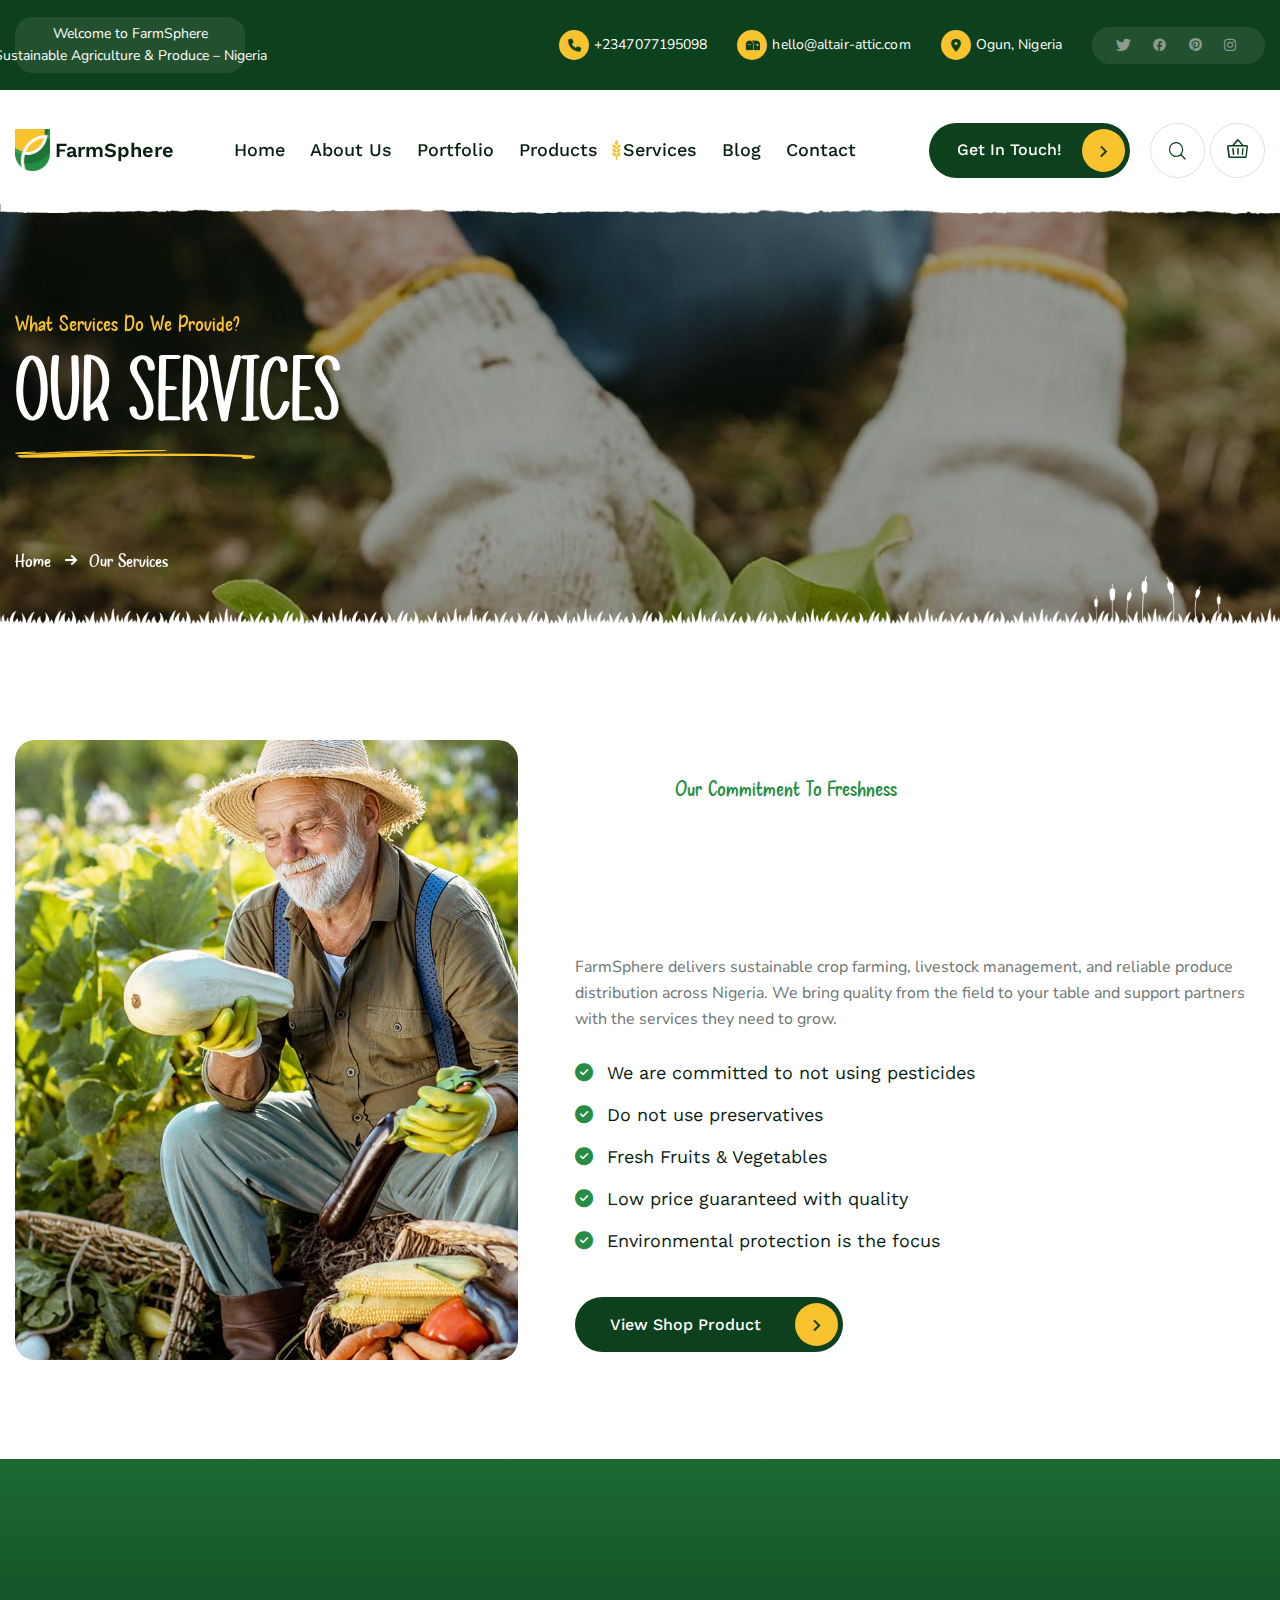
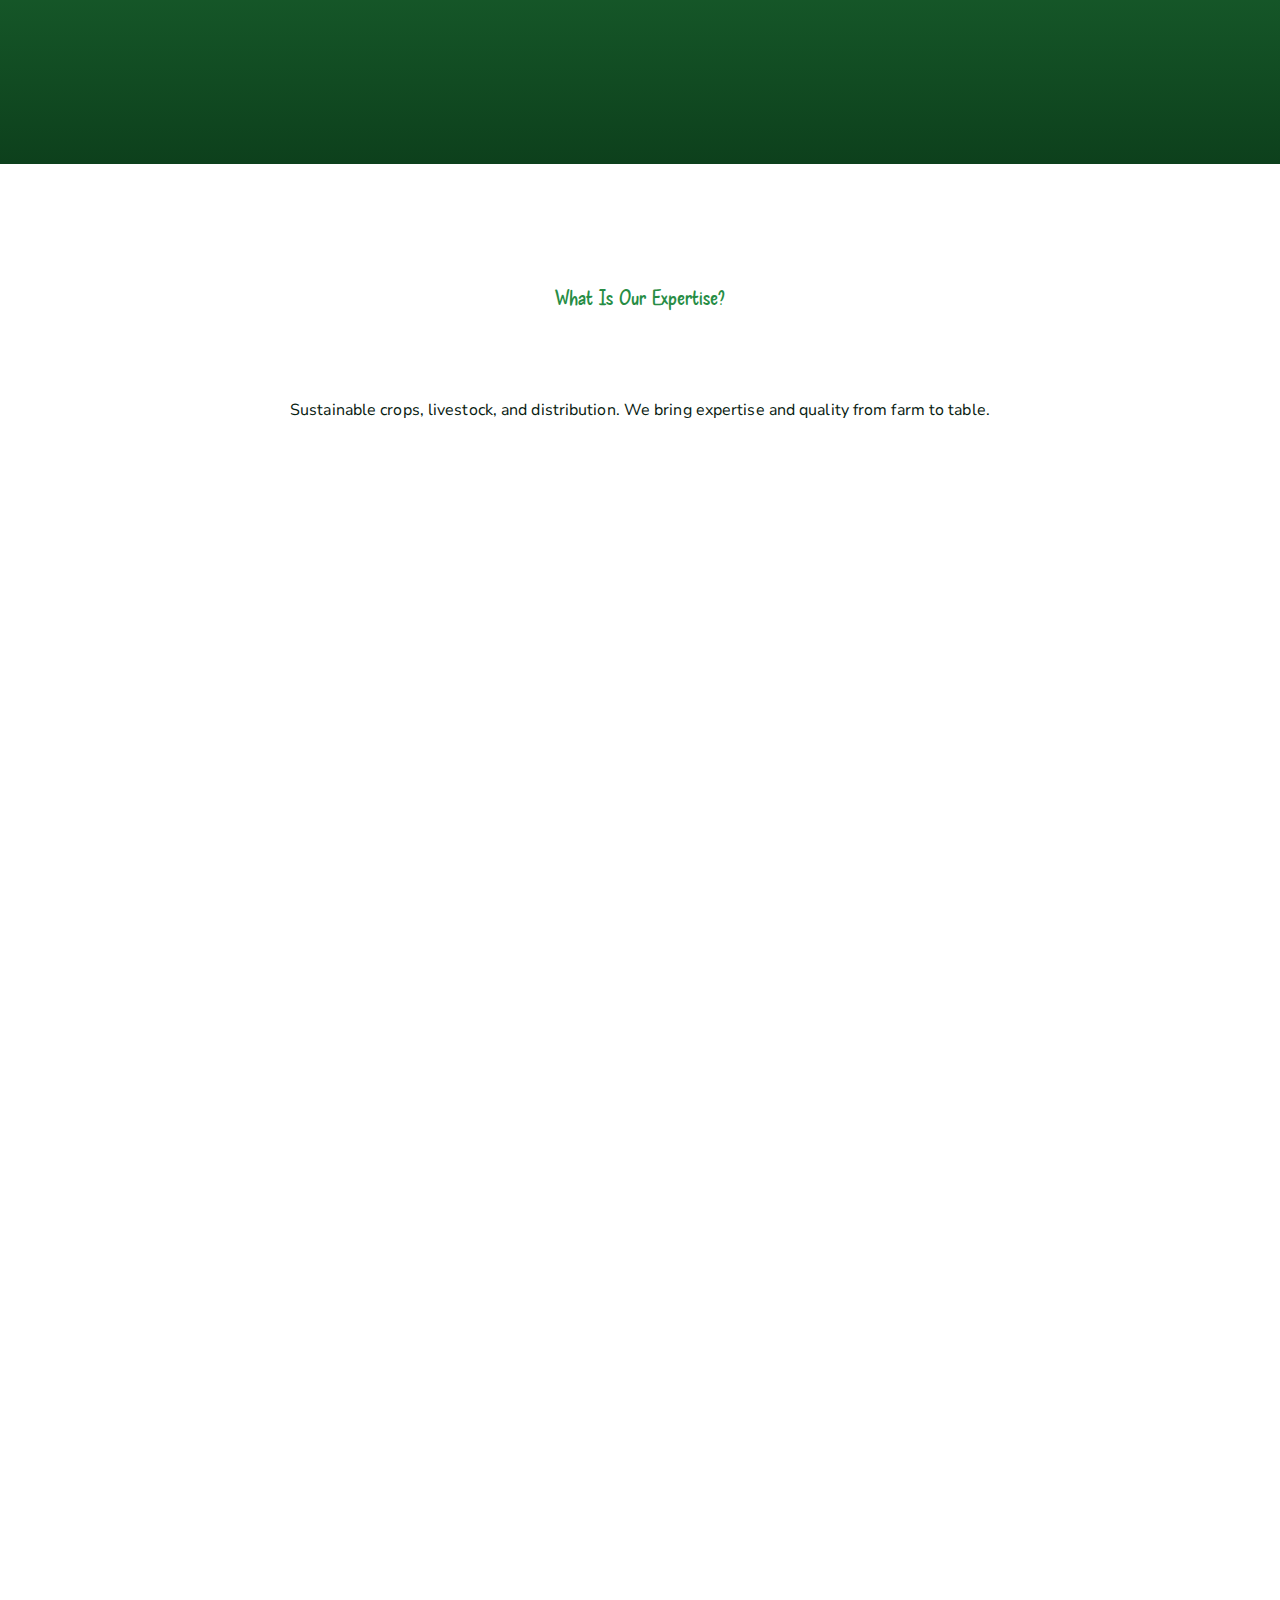
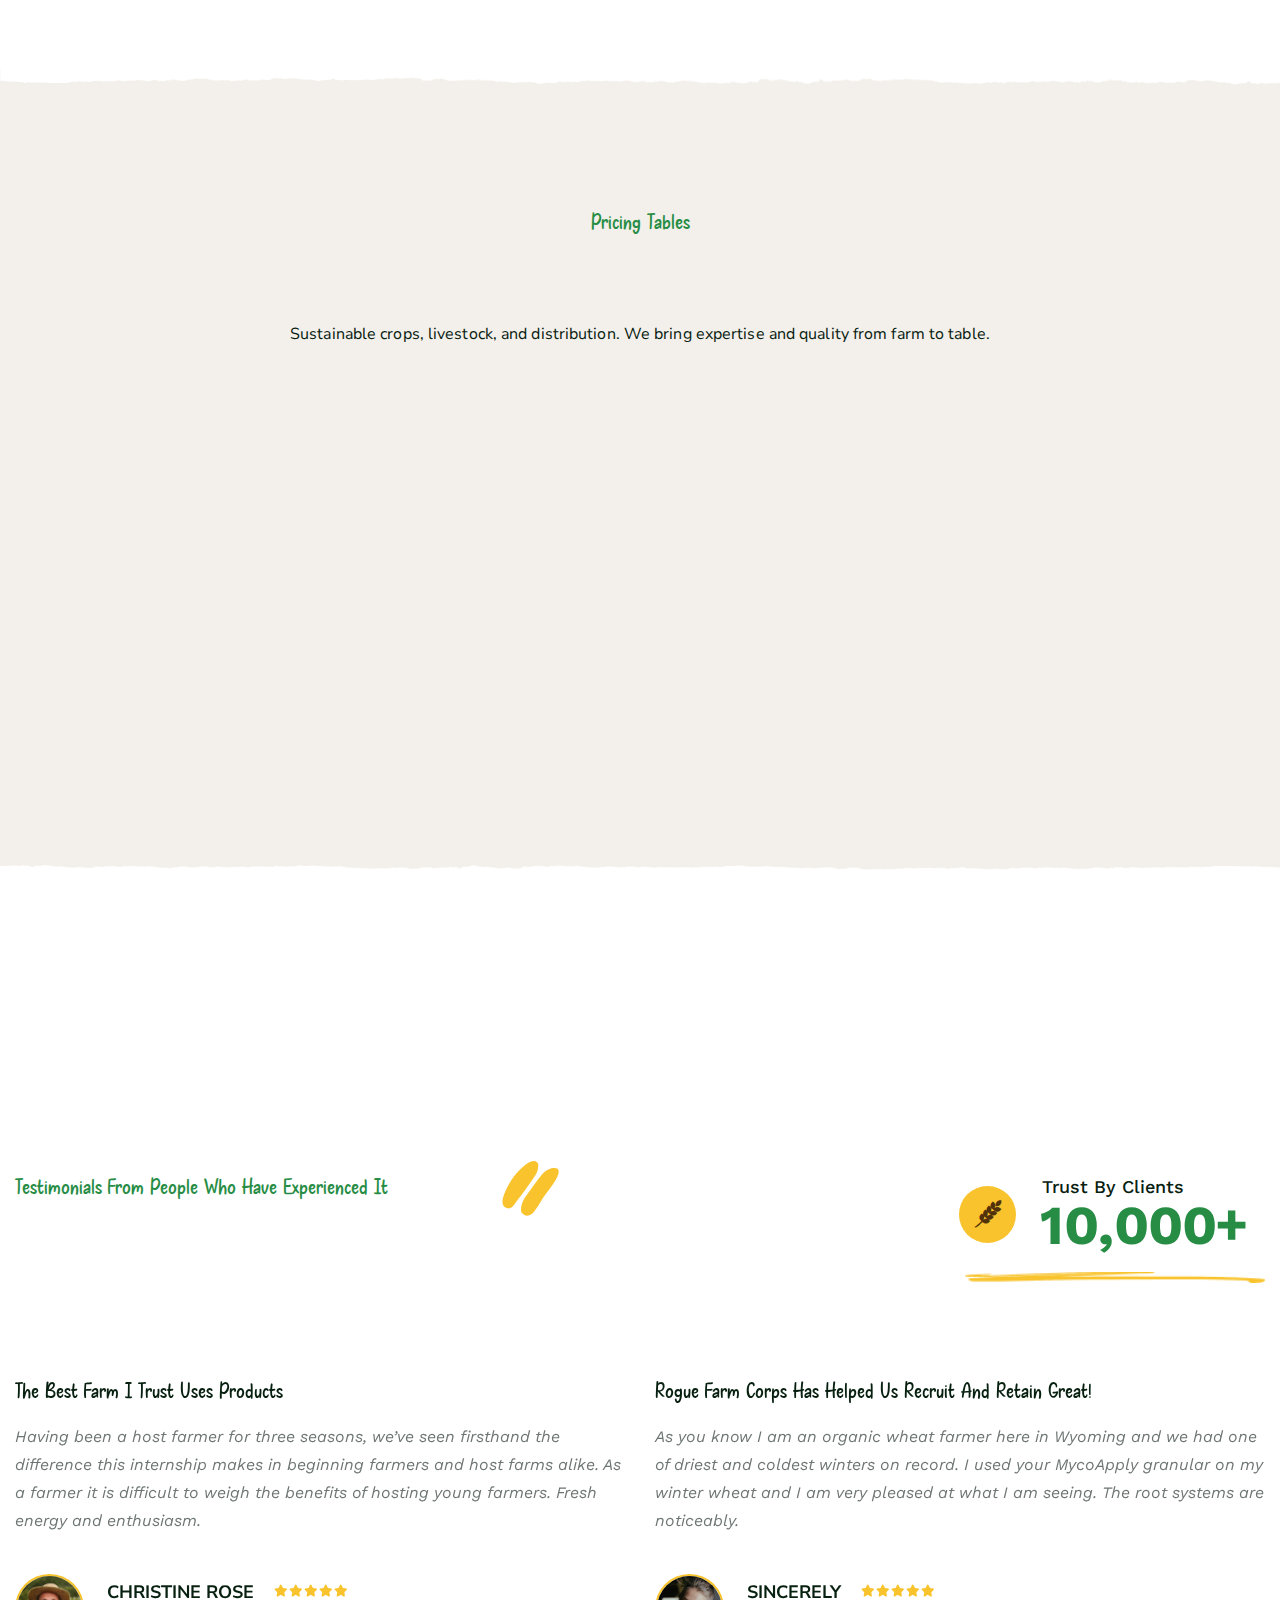
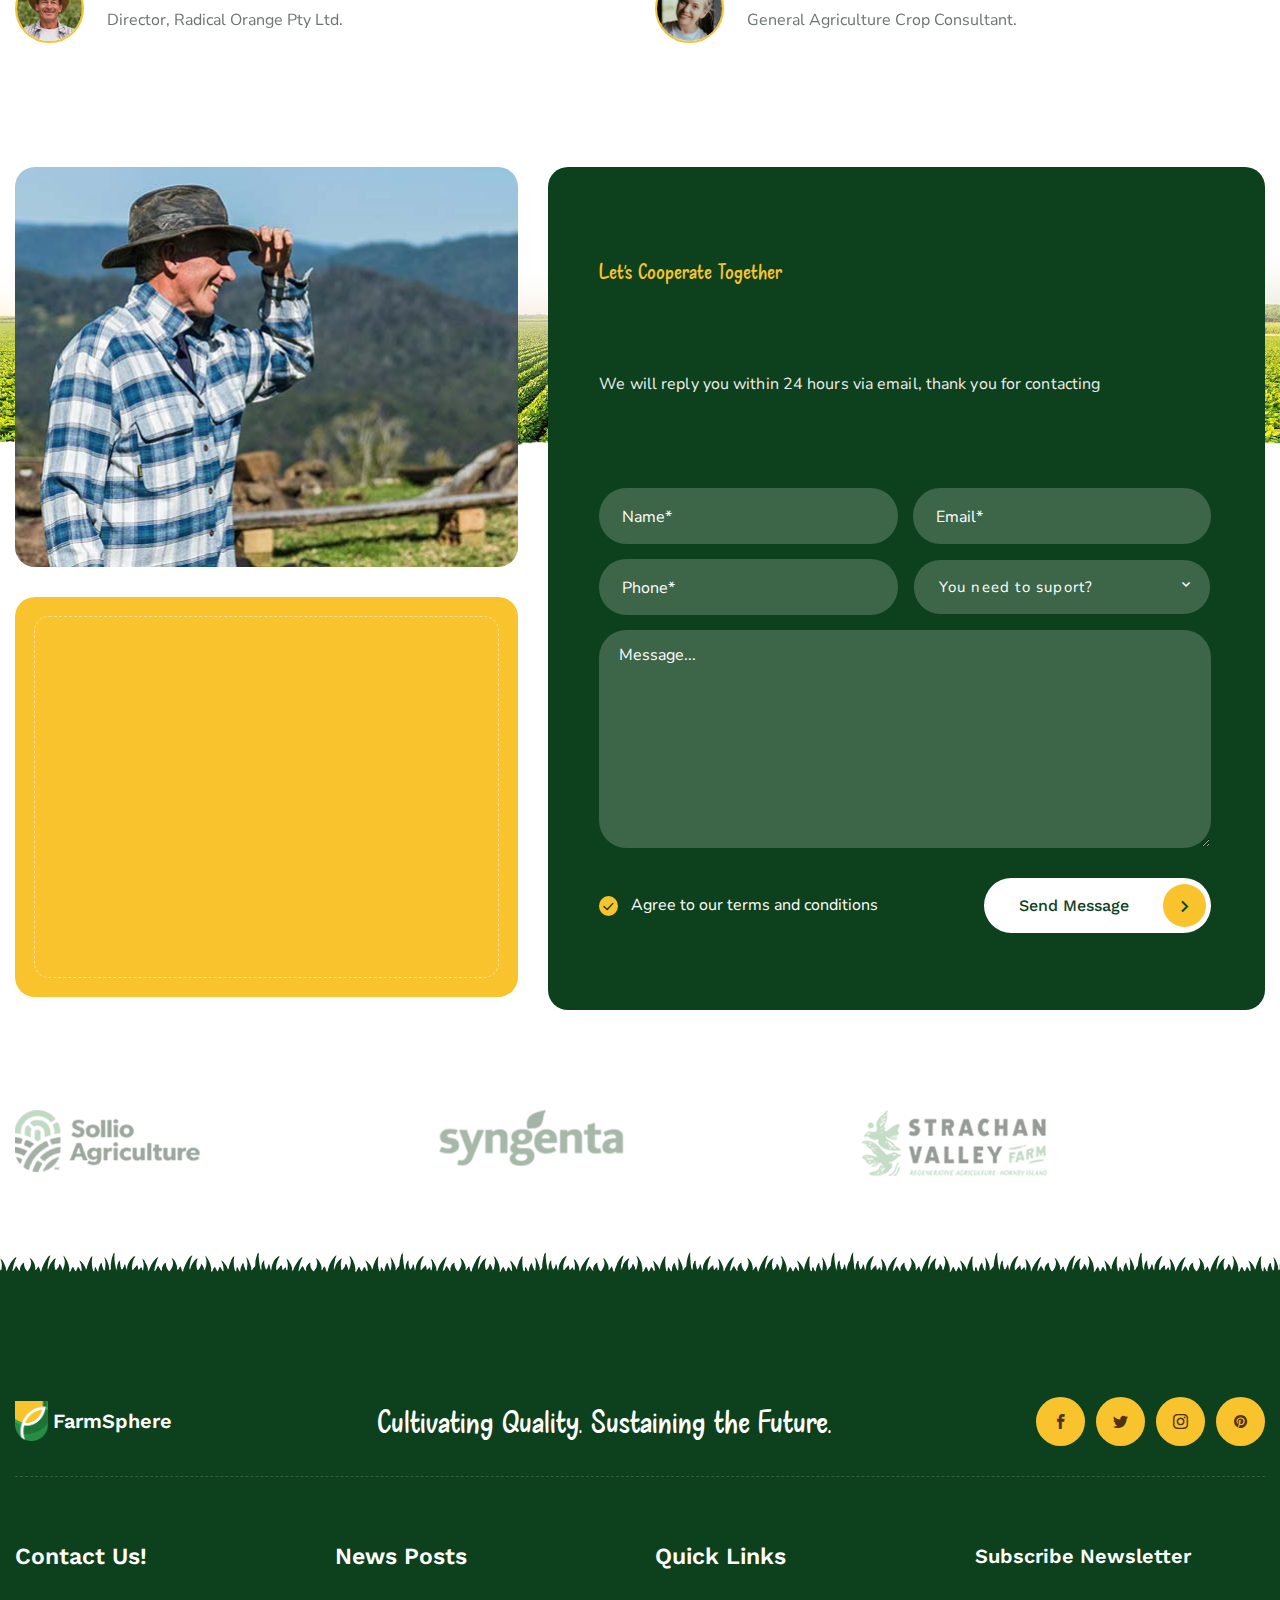
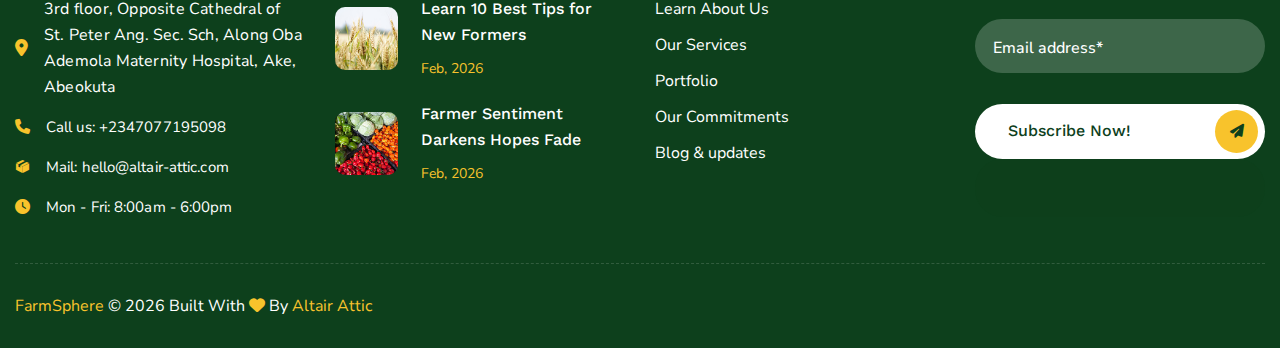
<file: frontend/partnership.html>
<!DOCTYPE html>
<!--[if IE 8]><html class="ie" xmlns="http://www.w3.org/1999/xhtml" xml:lang="en-US" lang="en-US"> <![endif]-->
<!--[if (gte IE 9)|!(IE)]><!-->
<html xmlns="http://www.w3.org/1999/xhtml" xml:lang="en-US" lang="en-US">
<!--<![endif]-->


<head>
    <!-- Basic Page Needs -->
    <meta charset="utf-8" />
    <title>Partnership – FarmSphere</title>
    <!--[if IE]><meta http-equiv='X-UA-Compatible' content='IE=edge,chrome=1'><![endif]-->
    <meta name="description"
        content="Partner with FarmSphere: distributors, retail chains, food processors, restaurants, hotels, and agro-investors. Structured supply, quality assurance, consistent delivery.">
    <meta name="keywords"
        content="FarmSphere, partnership, distributors, wholesale, supply agreements, Nigeria agriculture">
    <meta name="author" content="FarmSphere">

    <!-- Mobile Specific Metas -->
    <meta name="viewport" content="width=device-width, initial-scale=1, maximum-scale=1" />

    <!-- Bootstrap  -->
    <link rel="stylesheet" type="text/css" href="assets/css/bootstrap.css" />

    <!-- Theme Style -->
    <link rel="stylesheet" type="text/css" href="assets/css/magnific-popup.min.css" />
    <link rel="stylesheet" type="text/css" href="assets/css/swiper-bundle.min.css" />
    <link rel="stylesheet" type="text/css" href="assets/css/odometer.min.css" />
    <link rel="stylesheet" type="text/css" href="assets/css/styles.css" />

    <!-- Animation Style -->
    <link rel="stylesheet" type="text/css" href="assets/css/animate.min.css" />
    <link rel="stylesheet" type="text/css" href="assets/css/animate2.min.css" />

    <!-- Font -->
    <link rel="stylesheet" href="assets/font/fonts.css" />

    <!-- Icon -->
    <link rel="stylesheet" type="text/css" href="assets/icons/icomoon/style.css" />
    <link rel="stylesheet" type="text/css" href="assets/icons/fontawesome/css/all.min.css" />

    <!-- Favicon and Touch Icons  -->
    <link rel="shortcut icon" href="assets/images/logo/logo3x.png" />
    <link rel="apple-touch-icon-precomposed" href="assets/images/logo/logo3x.png" />
    <!--[if lt IE 9]>
        <script src="javascript/html5shiv.js"></script>
        <script src="javascript/respond.min.js"></script>
    <![endif]-->
</head>

<body class="counter-scroll-4">

    <!-- Wrapper -->
    <div id="wrapper">

        <!-- Preloader -->
        <div id="loading">
            <div id="loading-center">
                <div class="loader-container">
                    <div class="wrap-loader">
                        <div class="loader">
                        </div>
                        <div class="icon">
                            <img src="assets/images/logo/logo3x.png" alt="">
                        </div>
                    </div>
                </div>
            </div>
        </div><!-- /.Preloader -->

        <!-- Top-bar -->
        <div class="tf-topbar">
            <div class="tf-container w-1780">
                <div class="row">
                    <div class="col-lg-12">
                        <div class="topbar-inner">
                            <div class="topbar-left">
                                <span class="fs-14 font-nunito">Welcome to FarmSphere</span>
                                <span class="fs-14 font-nunito">Sustainable Agriculture & Produce – Nigeria</span>
                            </div>
                            <div class="topbar-right">
                                <ul class="contact-list">
                                    <li class="item">
                                        <a href="#" class="icon">
                                            <i class="fa-solid fa-phone"></i>
                                        </a>
                                        <a href="tel:+2347077195098"> +2347077195098 </a>
                                    </li>
                                    <li class="item">
                                        <a href="#" class="icon">
                                            <img src="assets/icons/mailbox.png" alt="" />
                                        </a>
                                        <a href="mailto:hello@altair-attic.com">
                                            hello@altair-attic.com
                                        </a>
                                    </li>
                                    <li class="item">
                                        <a href="#" class="icon">
                                            <i class="fa-solid fa-location-dot"></i>
                                        </a>
                                        <a href="#">
                                            Ogun, Nigeria
                                        </a>
                                    </li>
                                </ul>
                                <ul class="social-list">
                                    <li class="item">
                                        <a href="#">
                                            <i class="icon-twitter"></i>
                                        </a>
                                    </li>
                                    <li class="item">
                                        <a href="#">
                                            <i class="icon-facebook"></i>
                                        </a>
                                    </li>
                                    <li class="item">
                                        <a href="#">
                                            <i class="icon-pinterest"></i>
                                        </a>
                                    </li>
                                    <li class="item">
                                        <a href="#">
                                            <i class="icon-instagram2"></i>
                                        </a>
                                    </li>
                                </ul>
                            </div>
                        </div>
                    </div>
                </div>
            </div>
        </div><!-- /.Top-bar -->

        <!-- Welcome -->
        <div class="box-welcome">
            <div class="tf-overlay"></div>
            <div class="welcome-wrap">
                <div class="content">
                    <div class="btn-close-welcome icon style-circle">
                        <i class="icon-close"></i>
                    </div>
                    <h3 class="title font-snowfall">
                        FarmSphere <br />
                        Cultivating Quality. Sustaining the Future.
                    </h3>
                    <p class="text font-nunito">
                        Sustainable farming and trusted produce. <br />
                        Reach us anytime—we're here to help.
                    </p>
                    <ul class="infor-list">
                        <li class="item">
                            <i class="fa-solid fa-location-dot fs-18"></i>
                            <p>
                                3rd floor, Opposite Cathedral of St. Peter Ang. Sec. Sch, Along Oba Ademola Maternity Hospital, Ake, Abeokuta
                            </p>
                        </li>
                        <li class="item">
                            <i class="fa-solid fa-phone"></i>
                            <p>
                                Call us: +2347077195098
                            </p>
                        </li>
                        <li class="item">
                            <img src="assets/icons/mailbox-2.png" alt="" />
                            <p>
                                Mail Support:
                                hello@altair-attic.com
                            </p>
                        </li>
                        <li class="item">
                            <i class="fa-solid fa-clock"></i>
                            <p>
                                Mon - Fri: 8:00am - 6:00pm
                            </p>
                        </li>
                    </ul>
                    <div class="wg-social">
                        <ul class="list">
                            <li class="item">
                                <a href="#"><i class="icon-facebook1"></i></a>
                            </li>
                            <li class="item">
                                <a href="#"><i class="icon-twitter"></i></a>
                            </li>
                            <li class="item">
                                <a href="#"><i class="icon-instagram2"></i></a>
                            </li>
                            <li class="item">
                                <a href="#"><i class="icon-pinterest"></i></a>
                            </li>
                        </ul>
                    </div>
                </div>
            </div>
        </div><!-- /.Welcome -->

        <!-- Header  -->
        <header class="header has-item-bot" id="header-main">
            <div class="tf-container w-1780">
                <div class="row">
                    <div class="col-lg-12">
                        <div class="header-inner">
                            <div class="header-left">
                                <div class="logo-site">
                                    <a href="index.html" class="d-flex align-items-center gap-2">
                                        <img src="assets/images/logo/logo3x.png" alt="FarmSphere" class="logo-icon" />
                                        <span class="logo-text font-worksans fw-6 fs-20">FarmSphere</span>
                                    </a>
                                </div>
                                <div class="main-nav">
                                    <ul class="nav-list">
                                        <li class="item">
                                            <a href="index.html">Home</a>
                                        </li>
                                        <li class="item">
                                            <a href="about.html">About Us</a>
                                        </li>
                                        <li class="item">
                                            <a href="portfolio.html">Portfolio</a>
                                        </li>
                                        <li class="item">
                                            <a href="products.html">Products</a>
                                        </li>
                                        <li class="item current-menu">
                                            <a href="services.html">Services</a>
                                        </li>
                                        <li class="item">
                                            <a href="blog.html">Blog</a>
                                        </li>
                                        <li class="item">
                                            <a href="contact.html">Contact</a>
                                        </li>
                                    </ul>
                                </div>
                            </div>
                            <div class="header-right">
                                <a href="contact.html" class="tf-btn gap-30">
                                    <span class="text-style">
                                        Get In Touch!
                                    </span>
                                    <div class="icon">
                                        <i class="icon-arrow_right"></i>
                                    </div>
                                </a>
                                <div class="icon-wrap">
                                    <a class="icon header-search" href="#canvasSearch" data-bs-toggle="offcanvas">
                                        <i class="icon-magnifying-glass fs-21"></i>
                                    </a>
                                    <a href="products.html" class="icon wg-bag">
                                        <i class="icon-basket"></i>
                                    </a>
                                </div>
                                <div class="wg-welcome btn-open-welcome">
                                    <i class="icon-fences-icon fs-24"></i>
                                </div>

                                <div class="mobile-button">
                                    <span></span>
                                </div>
                            </div>
                        </div>
                        <div class="mobile-nav-wrap">
                            <div class="overlay-mobile-nav"></div>
                            <div class="inner-mobile-nav overflow-y-auto">
                                <div class="top">
                                    <div class="logo">
                                        <a href="index.html" rel="home" class="main-logo d-flex align-items-center gap-2">
                                            <img id="mobile-logo_header" alt="FarmSphere" src="assets/images/logo/logo3x.png" class="logo-icon" />
                                            <span class="logo-text font-worksans fw-6 fs-20">FarmSphere</span>
                                        </a>
                                        <div class="mobile-nav-close">
                                            <i class="icon-close"></i>
                                        </div>
                                    </div>
                                    <nav id="mobile-main-nav" class="mobile-main-nav">
                                        <ul id="menu-mobile-menu" class="menu">
                                            <li class="menu-item">
                                                <a class="item-menu-mobile" href="index.html">Home</a>
                                            </li>
                                            <li class="menu-item">
                                                <a class="item-menu-mobile" href="about.html">About Us</a>
                                            </li>
                                            <li class="menu-item">
                                                <a class="item-menu-mobile" href="portfolio.html">Portfolio</a>
                                            </li>
                                            <li class="menu-item">
                                                <a class="item-menu-mobile" href="products.html">Products</a>
                                            </li>
                                            <li class="menu-item current-nav">
                                                <a class="item-menu-mobile current" href="services.html">Services</a>
                                            </li>
                                            <li class="menu-item">
                                                <a class="item-menu-mobile" href="blog.html">Blog</a>
                                            </li>
                                            <li class="menu-item">
                                                <a class="item-menu-mobile" href="contact.html">Contact</a>
                                            </li>
                                        </ul>
                                    </nav>
                                    <div class="group-icon">
                                        <a class="site-nav-icon header-search" href="#canvasSearch"
                                            data-bs-toggle="offcanvas">
                                            <i class="icon-magnifying-glass fs-21"> </i>
                                            Search
                                        </a>
                                        <a href="products.html" class="site-nav-icon wg-bag">
                                            <i class="icon-basket"></i>
                                            Shop
                                        </a>
                                    </div>
                                </div>
                                <div class="bottom">
                                    <div class="infor-list">
                                        <ul>
                                            <li>
                                                <h5 class="title">
                                                    Address:
                                                </h5>
                                                <p>
                                                    3rd floor, Opposite Cathedral of St. Peter Ang. Sec. Sch, Along Oba Ademola Maternity Hospital, Ake, Abeokuta
                                                </p>
                                            </li>
                                            <li>
                                                <h5 class="title">
                                                    Phone:
                                                </h5>
                                                <p>
                                                    +234 800 FARMSPHERE
                                                </p>
                                            </li>
                                            <li>
                                                <h5 class="title">
                                                    Email:
                                                </h5>
                                                <p>

                                                    hello@altair-attic.com
                                                </p>
                                            </li>
                                        </ul>
                                    </div>
                                    <div class="wg-social">
                                        <ul class="list">
                                            <li class="item">
                                                <a href="#"><i class="icon-facebook1"></i></a>
                                            </li>
                                            <li class="item">
                                                <a href="#"><i class="icon-twitter"></i></a>
                                            </li>
                                            <li class="item">
                                                <a href="#"><i class="icon-instagram2"></i></a>
                                            </li>
                                            <li class="item">
                                                <a href="#"><i class="icon-pinterest"></i></a>
                                            </li>
                                        </ul>
                                    </div>
                                </div>
                            </div>
                        </div>
                    </div>
                </div>
            </div>
            <div class="fixed-header style-absolute">
                <div class="tf-container w-1780">
                    <div class="row">
                        <div class="col-lg-12">
                            <div class="header-inner ">
                                <div class="header-left">
                                    <div class="logo-site">
                                        <a href="index.html" class="d-flex align-items-center gap-2">
                                            <img src="assets/images/logo/logo3x.png" alt="FarmSphere" class="logo-icon" />
                                            <span class="logo-text font-worksans fw-6 fs-20">FarmSphere</span>
                                        </a>
                                    </div>
<div class="main-nav">
                                        <ul class="nav-list">
                                            <li class="item">
                                                <a href="index.html">Home</a>
                                            </li>
                                            <li class="item">
                                                <a href="about.html">About Us</a>
                                            </li>
                                            <li class="item">
                                                <a href="portfolio.html">Portfolio</a>
                                            </li>
                                            <li class="item">
                                                <a href="products.html">Products</a>
                                            </li>
                                            <li class="item current-menu">
                                                <a href="services.html">Services</a>
                                            </li>
                                            <li class="item">
                                                <a href="blog.html">Blog</a>
                                            </li>
                                            <li class="item">
                                                <a href="contact.html">Contact</a>
                                            </li>
                                        </ul>
                                    </div>
                                </div>
                                <div class="header-right">
                                    <a href="contact.html" class="tf-btn gap-30">
                                        <span class="text-style">
                                            Get In Touch!
                                        </span>
                                        <div class="icon">
                                            <i class="icon-arrow_right"></i>
                                        </div>
                                    </a>
                                    <div class="icon-wrap">
                                        <a class="icon header-search" href="#canvasSearch" data-bs-toggle="offcanvas">
                                            <i class="icon-magnifying-glass fs-21"></i>
                                        </a>
                                        <a href="products.html" class="icon wg-bag">
                                            <i class="icon-basket"></i>
                                        </a>
                                    </div>
                                    <div class="wg-welcome btn-open-welcome">
                                        <i class="icon-fences-icon fs-24"></i>
                                    </div>
                                    <div class="mobile-button">
                                        <span></span>
                                    </div>
                                </div>
                            </div>

                        </div>
                    </div>
                </div>
                <div class="header-item children">
                    <img src="assets/images/item/page-title-top.png" alt="">
                </div>
            </div>

            <div class="header-item">
                <img src="assets/images/item/page-title-top.png" alt="">
            </div>
        </header><!-- /.Header -->

        <!-- Page-title -->
        <div class="page-title page-our-service  ">
            <div class="rellax" data-rellax-speed="5">
                <img src="assets/images/page-title/our-service.jpg" alt="">
            </div>
            <div class="content-wrap">
                <div class="tf-container w-1290">
                    <div class="row">
                        <div class="col-lg-12">
                            <div class="content">
                                <p class="sub-title">
                                    What Services Do We Provide?
                                </p>
                                <h1 class="title">
                                    Our Services
                                </h1>
                                <div class="icon-img">
                                    <img src="assets/images/item/line-throw-title.png" alt="">
                                </div>
                                <div class="breadcrumb">
                                    <a href="index.html">Home</a>
                                    <div class="icon">
                                        <i class="icon-arrow-right1"></i>
                                    </div>
                                    <a href="javascript:void(0)"> Our Services</a>
                                </div>
                            </div>
                        </div>
                    </div>
                </div>
            </div>

            <div class="img-item item-2">
                <img src="assets/images/item/grass.png" alt="">
            </div>
        </div><!-- /.Page-title -->

        <!-- Main-content -->
        <div class="main-content page-our-service page-our-commitments pb-0">

            <!-- Section our commitment 2 -->
            <section class="s-commitment-2">
                <div class="tf-container">
                    <div class="row">
                        <div class="col-lg-5">
                            <div class="image-wrap">
                                <div class="image">
                                    <img src="assets/images/widget/commitment.jpg" data-src="assets/images/widget/commitment.jpg"
                                        alt="" class="lazyload">
                                </div>
                                <div class="img-item item-1 tf-animate__box">
                                    <img class="up-down-move" src="assets/images/item/notice-2.png" alt="">
                                </div>
                            </div>
                        </div>
                        <div class="col-lg-7">
                            <div class="content-section">
                                <div class="heading-section style-2 ">
                                    <div class="img-item">
                                        <div class="item">
                                            <img class="tf-animate-1" src="assets/images/item/rice-plant-2.png" alt="" />
                                        </div>
                                        <p class="sub-title">
                                            Our Commitment To Freshness

                                        </p>
                                    </div>

                                    <p class="title text-anime-style-1">
                                        We Always Bring The Best
                                        Products To Consumers
                                    </p>
                                </div>
                                <p class="text">
                                    FarmSphere delivers sustainable crop farming, livestock management, and
                                    reliable produce distribution across Nigeria. We bring quality from the
                                    field to your table and support partners with the services they need to grow.
                                </p>
                                <ul class="benefit-list">
                                    <li>
                                        <div class="icon">
                                            <i class="fa-solid fa-circle-check"></i>
                                        </div>
                                        <p>We are committed to not using pesticides</p>
                                    </li>
                                    <li>
                                        <div class="icon">
                                            <i class="fa-solid fa-circle-check"></i>
                                        </div>
                                        <p>Do not use preservatives</p>
                                    </li>
                                    <li>
                                        <div class="icon">
                                            <i class="fa-solid fa-circle-check"></i>
                                        </div>
                                        <p>Fresh Fruits & Vegetables</p>
                                    </li>
                                    <li>
                                        <div class="icon">
                                            <i class="fa-solid fa-circle-check"></i>
                                        </div>
                                        <p>Low price guaranteed with quality</p>
                                    </li>
                                    <li>
                                        <div class="icon">
                                            <i class="fa-solid fa-circle-check"></i>
                                        </div>
                                        <p>Environmental protection is the focus</p>
                                    </li>
                                </ul>
                                <a href="products.html" class="tf-btn">
                                    <span class="text-style">View Shop Product</span>
                                    <div class="icon"><i class="icon-arrow_right"></i></div>
                                </a>
                            </div>
                        </div>
                    </div>
                </div>
                <div class="s-img-item item-1 scroll-element-4">
                    <img src="assets/images/item/tructor.png" alt="">
                </div>
            </section><!-- /.Section our commitment 2 -->

            <!-- Section benefit -->
            <section class="s-benefit style-2">
                <div class="tf-container">
                    <div class="row">
                        <div class="col-lg-12">
                            <div class="benefit-list">
                                <div class="swiper-container slider-box-list">
                                    <div class="swiper-wrapper">
                                        <div class="swiper-slide">
                                            <div class="box-icon ic-hover wow fadeInUp" data-wow-delay="0s">
                                                <div class="icon hover-icon style-circle">
                                                    <img src="assets/icons/tomato.png" alt="">
                                                </div>
                                                <a href="commitment.html"
                                                    class="caption fw-6  font-worksans hover-text-secondary">
                                                    100% Organic Products
                                                </a>
                                                <p class="text font-nunito">
                                                    We grow without synthetic chemicals. Natural methods for healthier produce.
                                                </p>
                                            </div>

                                        </div>
                                        <div class="swiper-slide">
                                            <div class="box-icon ic-hover wow fadeInUp" data-wow-delay="0.1s">
                                                <div class="icon style-circle hover-icon img-hover-2">
                                                    <i class="fa-solid fa-tractor"></i>
                                                </div>
                                                <a href="commitment.html"
                                                    class="caption fw-6  font-worksans hover-text-secondary">
                                                    Absolute Quality
                                                </a>
                                                <p class="text font-nunito">
                                                    Rigorous standards from seed to harvest. Quality you can trust.
                                                </p>
                                            </div>
                                        </div>
                                        <div class="swiper-slide">
                                            <div class="box-icon ic-hover wow fadeInUp" data-wow-delay="0.2s">
                                                <div class="icon hover-icon style-circle">
                                                    <i class="fa-solid fa-leaf"></i>
                                                </div>
                                                <a href="commitment.html"
                                                    class="caption fw-6  font-worksans hover-text-secondary">
                                                    Environmentally Friendly
                                                </a>
                                                <p class="text font-nunito">
                                                    Practices that protect soil and water. Farming for the long term.
                                                </p>
                                            </div>
                                        </div>
                                        <div class="swiper-slide">
                                            <div class="box-icon ic-hover wow fadeInUp" data-wow-delay="0.3s">
                                                <div class="icon hover-icon style-circle">
                                                    <img src="assets/icons/dollar-circle.png" alt="">
                                                </div>
                                                <a href="commitment.html"
                                                    class="caption fw-6  font-worksans hover-text-secondary">
                                                    Reasonable Price
                                                </a>
                                                <p class="text font-nunito">
                                                    Fair pricing for farmers and buyers. Value that works for everyone.
                                                </p>
                                            </div>
                                        </div>
                                    </div>
                                </div>





                            </div>
                        </div>
                    </div>
                </div>
            </section><!-- /.Section benefit -->

            <!-- Section provide -->
            <section class="s-provide">
                <div class="tf-container">
                    <div class="row">
                        <div class="col-lg-12">
                            <div class="heading-section text-center has-text mb-81">
                                <p class="sub-title">What Is Our Expertise?
                                </p>
                                <p class="title tf-animate-2">We Providing The <br>
                                    Best Agricultural Services</p>
                                <p class="text">
                                    Sustainable crops, livestock, and distribution.
                                    We bring expertise and quality from farm to table.
                                </p>
                                <div class="img-item">
                                    <img class="tf-animate-1" src="assets/images/item/rice-plant-2.png" alt="" />
                                </div>
                            </div>
                        </div>
                        <div class="col-lg-12">
                            <div class="grid-layout-3">
                                <div class="box-infor ic-hover img-hover style-1 wow fadeInUp" data-wow-delay="0s">
                                    <div class="image hover-icon hover-item">
                                        <img src="assets/images/widget/provide-item-1.jpg"
                                            data-src="assets/images/widget/provide-item-1.jpg" alt="" class=" lazyload">
                                        <div class="icon style-circle">
                                            <i class="icon-salad"></i>
                                        </div>
                                    </div>
                                    <div class="content">
                                        <p class="title fs-23 fw-6 font-worksans">
                                            Clean Vegetables
                                        </p>
                                        <p class="text font-nunito">
                                            Fresh, carefully grown produce and quality livestock. Care from our farms to your table.
                                        </p>
                                    </div>
                                </div>
                                <div class="box-infor ic-hover img-hover style-1 wow fadeInUp" data-wow-delay="0.1s">
                                    <div class="image hover-icon hover-item">
                                        <img src="assets/images/widget/provide-item-2.jpg"
                                            data-src="assets/images/widget/provide-item-2.jpg" alt="" class=" lazyload">
                                        <div class="icon style-circle">
                                            <i class="icon-cow"></i>
                                        </div>
                                    </div>
                                    <div class="content">
                                        <p class="title fs-23 fw-6 font-worksans">
                                            Pure Cow's Milk
                                        </p>
                                        <p class="text font-nunito">
                                            Fresh, carefully grown produce and quality livestock. Care from our farms to your table.
                                        </p>
                                    </div>
                                </div>
                                <div class="box-infor ic-hover img-hover style-1 wow fadeInUp" data-wow-delay="0.2s">
                                    <div class="image hover-icon hover-item">
                                        <img src="assets/images/widget/provide-item-3.jpg"
                                            data-src="assets/images/widget/provide-item-3.jpg" alt="" class=" lazyload">
                                        <div class="icon style-circle">
                                            <i class="icon-chicken-2
                                            "></i>
                                        </div>
                                    </div>
                                    <div class="content">
                                        <p class="title fs-23 fw-6 font-worksans">
                                            Clean Chicken And Eggs
                                        </p>
                                        <p class="text font-nunito">
                                            Fresh, carefully grown produce and quality livestock. Care from our farms to your table.
                                        </p>
                                    </div>
                                </div>
                                <div class="box-infor ic-hover img-hover style-1 wow fadeInUp" data-wow-delay="0s">
                                    <div class="image hover-icon hover-item">
                                        <img src="assets/images/widget/provide-item-4.jpg"
                                            data-src="assets/images/widget/provide-item-4.jpg" alt="" class=" lazyload">
                                        <div class="icon style-circle">
                                            <i class="icon-fertilizer"></i>
                                        </div>
                                    </div>
                                    <div class="content">
                                        <p class="title fs-23 fw-6 font-worksans">
                                            Fertilizer Products
                                        </p>
                                        <p class="text font-nunito">
                                            Fresh, carefully grown produce and quality livestock. Care from our farms to your table.
                                        </p>
                                    </div>
                                </div>
                                <div class="box-infor ic-hover img-hover style-1 wow fadeInUp" data-wow-delay="0.1s">
                                    <div class="image hover-icon hover-item">
                                        <img src="assets/images/widget/provide-item-5.jpg"
                                            data-src="assets/images/widget/provide-item-5.jpg" alt="" class=" lazyload">
                                        <div class="icon style-circle">
                                            <i class="icon-lemon-slice"></i>
                                        </div>
                                    </div>
                                    <div class="content">
                                        <p class="title fs-23 fw-6 font-worksans">
                                            Tubers And Fruits
                                        </p>
                                        <p class="text font-nunito">
                                            Fresh, carefully grown produce and quality livestock. Care from our farms to your table.
                                        </p>
                                    </div>
                                </div>
                                <div class="box-infor ic-hover img-hover style-1 wow fadeInUp" data-wow-delay="0.2s">
                                    <div class="image hover-icon hover-item">
                                        <img src="assets/images/widget/provide-item-6.jpg"
                                            data-src="assets/images/widget/provide-item-6.jpg" alt="" class=" lazyload">
                                        <div class="icon style-circle">
                                            <i class="icon-meat222"></i>
                                        </div>
                                    </div>
                                    <div class="content">
                                        <p class="title fs-23 fw-6 font-worksans">
                                            Meat Of Cattle And Poultry
                                        </p>
                                        <p class="text font-nunito">
                                            Fresh, carefully grown produce and quality livestock. Care from our farms to your table.
                                        </p>
                                    </div>
                                </div>
                            </div>

                        </div>
                    </div>
                </div>
            </section><!-- /.Section provide -->

            <!-- Section pricing -->
            <section class="s-pricing has-img-item tf-pt-0 ">
                <div class="tf-container">
                    <div class="row">
                        <div class="col-lg-12">
                            <div class="heading-section text-center has-text mb-81">
                                <p class="sub-title">Pricing Tables
                                </p>
                                <p class="title text-anime-style-2">Pricing Plans For You</p>
                                <p class="text">
                                    Sustainable crops, livestock, and distribution.
                                    We bring expertise and quality from farm to table.
                                </p>
                                <div class="img-item">
                                    <img class="tf-animate-1" src="assets/images/item/rice-plant-2.png" alt="" />
                                </div>
                            </div>
                        </div>
                        <div class="col-lg-4">
                            <div class="wg-pricing wow fadeInUp" data-wow-delay="0s">
                                <div class="type-plan">
                                    <i class="icon-barley"></i>
                                    <span class="font-worksans fw-6 fs-20">Basic Plan</span>
                                </div>
                                <p class="price font-farmhouse">
                                    <span class="dollar">$</span>
                                    <span>199</span>
                                    <span class="per">/per Month</span>
                                </p>
                                <div class="text">
                                    <p class="font-nunito">
                                        Flexible plans for farms and partners. Scale with support that fits your needs.
                                    </p>
                                </div>
                                <ul class="benifit-list">
                                    <li>
                                        <i class="fa-solid fa-circle-check"></i>
                                        <p>1 Buffet table</p>
                                    </li>
                                    <li>
                                        <i class="fa-solid fa-circle-check"></i>
                                        <p>CustomFarming rules</p>
                                    </li>
                                    <li>
                                        <i class="fa-solid fa-circle-check"></i>
                                        <p>Real-time rate shopping</p>
                                    </li>
                                    <li>
                                        <i class="fa-solid fa-circle-check"></i>
                                        <p>100 freight shipments / month</p>
                                    </li>
                                </ul>
                                <a href="contact.html" class="tf-btn bg-white ">
                                    <span class="text-style cl-primary">
                                        Get Started
                                    </span>
                                    <div class="icon">
                                        <i class="icon-arrow_right"></i>
                                    </div>
                                </a>
                            </div>
                        </div>
                        <div class="col-lg-4">
                            <div class="wg-pricing style-2 wow fadeInUp" data-wow-delay="0.1s ">
                                <div class="best-choice">
                                    <p class="fs-14">
                                        Best Choice
                                    </p>
                                </div>
                                <div class="type-plan">
                                    <i class="fa-solid fa-star"></i>
                                    <span class="font-worksans fw-6 fs-20">Advance Plan</span>
                                </div>
                                <p class="price font-farmhouse">
                                    <span class="dollar">$</span>
                                    <span>299</span>
                                    <span class="per">/per Month</span>
                                </p>
                                <div class="text">
                                    <p class="font-nunito">
                                        Flexible plans for farms and partners. Scale with support that fits your needs.
                                    </p>
                                </div>
                                <ul class="benifit-list">
                                    <li>
                                        <i class="fa-solid fa-circle-check"></i>
                                        <p>1 Buffet table</p>
                                    </li>
                                    <li>
                                        <i class="fa-solid fa-circle-check"></i>
                                        <p>CustomFarming rules</p>
                                    </li>
                                    <li>
                                        <i class="fa-solid fa-circle-check"></i>
                                        <p>Real-time rate shopping</p>
                                    </li>
                                    <li>
                                        <i class="fa-solid fa-circle-check"></i>
                                        <p>100 freight shipments / month</p>
                                    </li>
                                </ul>
                                <a href="contact.html" class="tf-btn bg-white ">
                                    <span class="text-style cl-primary">
                                        Get Started
                                    </span>
                                    <div class="icon">
                                        <i class="icon-arrow_right"></i>
                                    </div>
                                </a>
                            </div>
                        </div>
                        <div class="col-lg-4">
                            <div class="wg-pricing wow fadeInUp" data-wow-delay="0.2s">
                                <div class="type-plan">
                                    <i class="fa-solid fa-gem"></i>
                                    <span class="font-worksans fw-6 fs-20">Premium Plan</span>
                                </div>
                                <p class="price font-farmhouse">
                                    <span class="dollar">$</span>
                                    <span>399</span>
                                    <span class="per">/per Month</span>
                                </p>
                                <div class="text">
                                    <p class="font-nunito">
                                        Flexible plans for farms and partners. Scale with support that fits your needs.
                                    </p>
                                </div>
                                <ul class="benifit-list">
                                    <li>
                                        <i class="fa-solid fa-circle-check"></i>
                                        <p>1 Buffet table</p>
                                    </li>
                                    <li>
                                        <i class="fa-solid fa-circle-check"></i>
                                        <p>CustomFarming rules</p>
                                    </li>
                                    <li>
                                        <i class="fa-solid fa-circle-check"></i>
                                        <p>Real-time rate shopping</p>
                                    </li>
                                    <li>
                                        <i class="fa-solid fa-circle-check"></i>
                                        <p>100 freight shipments / month</p>
                                    </li>
                                </ul>
                                <a href="contact.html" class="tf-btn bg-white ">
                                    <span class="text-style cl-primary">
                                        Get Started
                                    </span>
                                    <div class="icon">
                                        <i class="icon-arrow_right"></i>
                                    </div>
                                </a>
                            </div>
                        </div>
                    </div>
                </div>
                <div class="s-img-item item-1">
                    <img src="assets/images/item/page-title-top.png" alt="">
                </div>
                <div class="s-img-item item-2">
                    <img src="assets/images/item/page-title-top.png" alt="">
                </div>
            </section><!-- /.Section pricing -->

            <!-- Section testimonial -->
            <section class="s-testimonial-2 style-2">
                <div class="tf-container w-1290">
                    <div class="row">
                        <div class="col-md-6">
                            <div class="heading-section">
                                <p class="sub-title">Testimonials From People Who Have Experienced It </p>
                                <p class="title text-anime-style-1">What Custommer Says?</p>
                                <div class="img-item">
                                    <img class="tf-animate-1" src="assets/images/item/rice-plant-2.png" alt="" />
                                </div>
                                <div class="img-item item-2">
                                    <i class="icon-quote"></i>
                                </div>
                            </div>
                        </div>
                        <div class="col-md-6">
                            <div class="counter-wrap">
                                <div class="wg-counter style-5 style-6">
                                    <div class="icon style-circle">
                                        <i class="icon-barley"></i>
                                    </div>
                                    <div class="counter-item">
                                        <p class="title font-worksans fw-5 fs-18">
                                            Trust By Clients
                                        </p>
                                        <div class="counter">
                                            <div id="odometer" class="odometer style-6">10000</div>
                                            <span class="sub-odo color-secondary">+</span>
                                        </div>
                                    </div>
                                </div>
                                <div class="img-item">
                                    <img src="assets/images/item/line-throw-title.png" alt="">
                                </div>
                            </div>
                        </div>
                    </div>
                </div>

                <div class="s-slider">
                    <div class="tf-container w-1290">
                        <div class="row">
                            <div class="col-lg-12">
                                <div class="swiper-container slider-s-testimonial-2">
                                    <div class="swiper-wrapper">
                                        <div class="swiper-slide">
                                            <div class="testimonial style-2">
                                                <div class="comment">
                                                    <p class="caption fs-23 font-snowfall">
                                                        The Best Farm I Trust Uses Products
                                                    </p>
                                                    <p class="text font-worksans">
                                                        Having been a host farmer for three seasons, we’ve seen
                                                        firsthand
                                                        the difference this
                                                        internship makes in beginning
                                                        farmers and host farms alike. As a farmer it is difficult to
                                                        weigh
                                                        the benefits of
                                                        hosting young farmers. Fresh energy
                                                        and enthusiasm.
                                                    </p>
                                                </div>
                                                <div class="author-wrap">
                                                    <div class="left">
                                                        <div class="image-avt">
                                                            <img src="assets/images/widget/author-comment.jpg" alt="">
                                                        </div>
                                                        <div class="infor">
                                                            <div class="name-wrap">
                                                                <a href="#" class="name text-upper hover-text-4">
                                                                    CHRISTINE ROSE
                                                                </a>
                                                                <div class="wg-rating">
                                                                    <i class="fa-solid fa-star"></i>
                                                                    <i class="fa-solid fa-star"></i>
                                                                    <i class="fa-solid fa-star"></i>
                                                                    <i class="fa-solid fa-star"></i>
                                                                    <i class="fa-solid fa-star"></i>
                                                                </div>
                                                            </div>
                                                            <p class="duty">
                                                                Director, Radical Orange Pty Ltd.
                                                            </p>
                                                        </div>
                                                    </div>
                                                </div>
                                            </div>
                                        </div>
                                        <div class="swiper-slide">
                                            <div class="testimonial style-2">
                                                <div class="comment">
                                                    <p class="caption fs-23 font-snowfall">
                                                        Rogue Farm Corps Has Helped Us Recruit And Retain Great!

                                                    </p>
                                                    <p class="text font-worksans">
                                                        As you know I am an organic wheat farmer here in Wyoming and we
                                                        had
                                                        one of driest and coldest winters on record. I used your
                                                        MycoApply
                                                        granular on my winter wheat and I am very pleased at what I am
                                                        seeing. The root systems are noticeably.
                                                    </p>
                                                </div>
                                                <div class="author-wrap">
                                                    <div class="left">
                                                        <div class="image-avt">
                                                            <img src="assets/images/section/customer-say-3.jpg" alt="">
                                                        </div>
                                                        <div class="infor">
                                                            <div class="name-wrap">
                                                                <a href="#" class="name text-upper hover-text-4">
                                                                    Sincerely
                                                                </a>
                                                                <div class="wg-rating">
                                                                    <i class="fa-solid fa-star"></i>
                                                                    <i class="fa-solid fa-star"></i>
                                                                    <i class="fa-solid fa-star"></i>
                                                                    <i class="fa-solid fa-star"></i>
                                                                    <i class="fa-solid fa-star"></i>
                                                                </div>
                                                            </div>
                                                            <p class="duty">
                                                                General Agriculture Crop Consultant.
                                                            </p>
                                                        </div>
                                                    </div>
                                                </div>
                                            </div>
                                        </div>
                                    </div>
                                </div>
                            </div>
                        </div>
                    </div>
                    <div class=" btn-slide-testimonial-2 btn-next">
                        <img src="assets/icons/slide-next-2.svg" alt="">
                    </div>
                    <div class=" btn-slide-testimonial-2 btn-prev">
                        <img src="assets/icons/slide-prev-2.svg" alt="">
                    </div>
                </div>

                <div class="s-img-item item-1 scroll-element-3">
                    <img src="assets/images/item/gree-field.jpg" data-src="assets/images/item/gree-field.jpg" alt=""
                        class="lazyload scale-1-1">
                </div>
                <div class="s-img-item item-2">
                    <img src="assets/images/item/page-title-top.png" alt="" />
                </div>
            </section><!-- /.Section testimonial -->

            <!-- Section contact us -->
            <section class="s-contact-us style-3">
                <div class="section-wrap">
                    <div class="tf-container w-1290">
                        <div class="row">
                            <div class="col-lg-5">
                                <div class="content-left">

                                    <div class="image mb-30">
                                        <img src="assets/images/section/s-contact.jpg" alt="./images/section/s-contact.jpg"
                                            class="lazyload" />
                                        <img src="assets/images/item/leaf.png" alt=""
                                            class="img-item tf-animate__rotate-left" />
                                    </div>
                                    <ul class="contact-list">
                                        <li class="wow fadeInUp" data-wow-duration="1.4s">
                                            <div class="icon style-circle">
                                                <i class="fa-solid fa-location-dot"></i>
                                            </div>
                                            <div class="infor">
                                                <p class="title">
                                                    Farm Address
                                                </p>
                                                <p class="text">
                                                    3rd floor, Opposite Cathedral of St. Peter Ang. Sec. Sch, Along Oba Ademola Maternity Hospital, Ake, Abeokuta
                                                    
                                                </p>
                                            </div>
                                        </li>
                                        <li class="wow fadeInUp" data-wow-duration="1.4s">
                                            <div class="icon style-circle">
                                                <i class="fa-solid fa-address-book"></i>
                                            </div>
                                            <div class="infor">
                                                <p class="title">
                                                    Contact Us
                                                </p>
                                                <p class="text">
                                                    hello@altair-attic.com <br>
                                                    Call Us 24/7: +234 800 FARMSPHERE
                                                </p>
                                            </div>
                                        </li>
                                        <li class="wow fadeInUp" data-wow-duration="1.4s">
                                            <div class="icon style-circle">
                                                <i class="fa-solid fa-clock"></i>
                                            </div>
                                            <div class="infor">

                                                <p class="title">
                                                    Working Hours
                                                </p>
                                                <p class="text">
                                                    Mon - Fri: 8.00am - 18.00pm <br>
                                                    Sat: 9.00am - 17.00pm Holidays: Closes
                                                </p>
                                            </div>
                                        </li>
                                    </ul>
                                </div>
                            </div>
                            <div class="col-lg-7">
                                <div class="content-section">
                                    <div class="heading-section style-3 has-text mb-50">
                                        <p class="sub-title">Let's Cooperate Together</p>
                                        <p class="title tf-animate-1">
                                            Contact Us Today!
                                        </p>
                                        <p class="text">
                                            We will reply you within 24 hours via email, thank you for contacting
                                        </p>
                                        <div class="img-item">
                                            <img class="tf-animate-1" src="assets/images/item/rice-plant-2.png" alt="" />
                                        </div>
                                    </div>
                                    <form id="contactform" method="post" action="#"
                                        novalidate="novalidate" class="form-send-message">
                                        <div class="cols style-2 mb-15">
                                            <fieldset>
                                                <input type="text" class="form-control" id="name" name="name"
                                                    placeholder="Name*" aria-required="true" required />
                                            </fieldset>
                                            <fieldset>
                                                <input type="email" class="form-control email" id="mail" name="mail"
                                                    placeholder="Email*" required />
                                            </fieldset>
                                        </div>
                                        <div class="cols style-2 mb-15">
                                            <fieldset>
                                                <input type="text" class="form-control" id="phone" name="phone"
                                                    placeholder="Phone*" aria-required="true" required />
                                            </fieldset>
                                            <fieldset class="dropdown">
                                                <select name="text" id="Support">
                                                    <option value="You need to suport?" selected="">You need to
                                                        suport?
                                                    </option>
                                                    <option value="You need to suport? 1">You need to suport? 1
                                                    </option>
                                                    <option value="You need to suport? 2">You need to suport? 2
                                                    </option>
                                                    <option value="You need to suport? 3">You need to suport? 3
                                                    </option>
                                                </select>
                                            </fieldset>
                                        </div>
                                        <div class="cols mb-30">
                                            <fieldset>
                                                <textarea name="message" id="message"
                                                    placeholder="Message..."></textarea>
                                            </fieldset>
                                        </div>
                                        <div class="checkbox-item send-wrap">
                                            <label class="mb-0">
                                                <span class="text font-nunito">Agree to our terms and
                                                    conditions</span>
                                                <input type="checkbox" class="checkbox-item" checked>
                                                <span class="btn-checkbox"></span>
                                            </label>
                                            <button type="submit" class="tf-btn bg-white">
                                                <span class="text-style cl-primary">
                                                    Send Message
                                                </span>
                                                <span class="icon">
                                                    <i class="icon-arrow_right"></i>
                                                </span>
                                            </button>
                                        </div>
                                    </form>
                                </div>
                            </div>
                        </div>
                    </div>
                </div>


            </section><!-- /.Section contact us -->

            <!-- Section partner -->
            <section class="s-partner bg-white style-4">
                <div class="tf-container w-1780">
                    <div class="row">
                        <div class="col-lg-12">
                            <div class="slider-wrap">
                                <div class="swiper-container slider-partner">
                                    <div class="swiper-wrapper">
                                        <div class="swiper-slide">
                                            <div class="slide-partner">
                                                <div class="image">
                                                    <a href="#">

                                                        <img src="assets/images/partner/wide-open.png" alt=""
                                                            class="lazyload">
                                                    </a>
                                                </div>
                                            </div>
                                        </div>
                                        <div class="swiper-slide">
                                            <div class="slide-partner">

                                                <div class="image">
                                                    <a href="#">
                                                        <img src="assets/images/partner/sollio.png" alt="" class="lazyload">
                                                    </a>
                                                </div>
                                            </div>
                                        </div>
                                        <div class="swiper-slide">
                                            <div class="slide-partner">
                                                <div class="image">
                                                    <a href="#">

                                                        <img src="assets/images/partner/syngenta.png" alt=""
                                                            class="lazyload">
                                                    </a>
                                                </div>
                                            </div>
                                        </div>
                                        <div class="swiper-slide">
                                            <div class="slide-partner">

                                                <div class="image">
                                                    <a href="#">

                                                        <img src="assets/images/partner/strachan-valley.png" alt=""
                                                            class="lazyload">
                                                    </a>
                                                </div>
                                            </div>
                                        </div>
                                        <div class="swiper-slide">
                                            <div class="slide-partner">


                                                <div class="image">
                                                    <a href="#">
                                                        <img src="assets/images/partner/new-holland.png" alt=""
                                                            class="lazyload">
                                                    </a>
                                                </div>
                                            </div>
                                        </div>
                                        <div class="swiper-slide">
                                            <div class="slide-partner">

                                                <div class="image">
                                                    <a href="#">
                                                        <img src="assets/images/partner/stony-field.png" alt=""
                                                            class="lazyload">
                                                    </a>
                                                </div>
                                            </div>
                                        </div>
                                    </div>
                                </div>
                            </div>
                        </div>
                    </div>
                </div>
            </section><!-- /.Section partner -->

        </div><!-- /.Main-content -->

        <!-- Footer -->
        <footer class="footer" id="footer-main">
            <div class="tf-container w-1290">
                <div class="row">
                    <div class="col-lg-12">
                        <div class="footer-top">
                            <div class="footer-left">
                                <div class="logo">
                                    <a href="index.html" class="d-flex align-items-center gap-2">
                                        <img src="assets/images/logo/logo3x.png" alt="FarmSphere" class="logo-icon" />
                                        <span class="logo-text font-worksans fw-6 fs-20 text-white">FarmSphere</span>
                                    </a>
                                </div>
                            </div>
                            <div class="footer-center">
                                <p class="font-snowfall">
                                    Cultivating Quality. Sustaining the Future.
                                </p>
                            </div>
                            <div class="footer-right">
                                <div class="wg-social">
                                    <ul class="list">
                                        <li class="item">
                                            <a href="#"><i class="icon-facebook1"></i></a>
                                        </li>
                                        <li class="item">
                                            <a href="#"><i class="icon-twitter"></i></a>
                                        </li>
                                        <li class="item">
                                            <a href="#"><i class="icon-instagram2"></i></a>
                                        </li>
                                        <li class="item">
                                            <a href="#"><i class="icon-pinterest"></i></a>
                                        </li>
                                    </ul>
                                </div>
                            </div>
                        </div>
                    </div>
                </div>
            </div>

            <div class="footer-inner">
                <div class="tf-container w-1290">
                    <div class="row">
                        <div class="col-lg-3 col-md-6 ">
                            <div class="footer-inner-wrap footer-col-block">
                                <h4 class="footer-title footer-title-desktop mb-23">
                                    Contact Us!
                                </h4>
                                <h4 class="footer-title footer-title-mobile mb-23">
                                    Contact Us!
                                </h4>
                                <ul class="contact-list tf-collapse-content">
                                    <li>
                                        <i class="fa-solid fa-location-dot fs-17"></i>
                                        <p class="address">
                                            3rd floor, Opposite Cathedral of St. Peter Ang. Sec. Sch, Along Oba Ademola Maternity Hospital, Ake, Abeokuta
                                            
                                        </p>
                                    </li>
                                    <li>
                                        <i class="fa-solid fa-phone"></i>
                                        <p class="phone-number fs-15">
                                            Call us: +2347077195098
                                        </p>
                                    </li>
                                    <li>
                                        <i class="icon-package-box"></i>
                                        <p class="email fs-15">
                                            Mail: hello@altair-attic.com
                                        </p>
                                    </li>
                                    <li>
                                        <i class="fa-solid fa-clock"></i>
                                        <p class="time-open fs-15">
                                            Mon - Fri: 8:00am - 6:00pm
                                        </p>
                                    </li>
                                </ul>
                            </div>
                        </div>
                        <div class="col-lg-3 col-md-6 ">
                            <div class="footer-inner-wrap footer-col-block">
                                <h4 class="footer-title footer-title-desktop mb-23">
                                    News Posts
                                </h4>
                                <h4 class="footer-title footer-title-mobile mb-23">
                                    News Posts
                                </h4>
                                <ul class="new-post-list tf-collapse-content">
                                    <li class="item img-hover">
                                        <div class="image hover-item">
                                            <img src="assets/images/section/f-new-post-1.jpg" alt="" />
                                        </div>
                                        <div class="content">
                                            <a href="#" class="title-post hover-text-secondary">
                                                Learn 10 Best Tips for New
                                                Formers
                                            </a>
                                            <p class="date-release">
                                                Feb, 2026
                                            </p>
                                        </div>
                                    </li>
                                    <li class="item img-hover">
                                        <div class="image hover-item">
                                            <img src="assets/images/section/f-new-post--2.jpg" alt="" />
                                        </div>
                                        <div class="content">
                                            <a href="#" class="title-post hover-text-secondary">
                                                Farmer Sentiment Darkens
                                                Hopes Fade
                                            </a>
                                            <p class="date-release">
                                                Feb, 2026
                                            </p>
                                        </div>
                                    </li>
                                </ul>
                            </div>
                        </div>
                        <div class="col-lg-3 col-md-6 ">
                            <div class="footer-inner-wrap footer-col-block">
                                <h4 class="footer-title footer-title-desktop mb-28">
                                    Quick Links
                                </h4>
                                <h4 class="footer-title footer-title-mobile mb-28">
                                    Quick Links
                                </h4>
                                <ul class="link-list tf-collapse-content">
                                    <li class="item">

                                        <a href="about.html">
                                            <svg xmlns="http://www.w3.org/2000/svg" viewBox="0 0 448 512" width="14"
                                                height="16">
                                                <path
                                                    d="M264.547 70.633L440.547 238.633C445.297 243.164 447.984 249.445 447.984 256.008S445.297 268.852 440.547 273.383L264.547 441.383C254.953 450.508 239.766 450.164 230.609 440.57C221.453 431.07 221.797 415.82 231.422 406.633L364.09 280.008H24C10.75 280.008 0 269.258 0 256.008S10.75 232.008 24 232.008H364.09L231.422 105.383C221.797 96.227 221.453 80.977 230.609 71.445C239.766 61.852 254.953 61.508 264.547 70.633Z">
                                                </path>
                                            </svg>
                                            Learn About Us
                                        </a>
                                    </li>
                                    <li class="item">

                                        <a href="services.html">

                                            <svg xmlns="http://www.w3.org/2000/svg" viewBox="0 0 448 512" width="14"
                                                height="16">
                                                <path
                                                    d="M264.547 70.633L440.547 238.633C445.297 243.164 447.984 249.445 447.984 256.008S445.297 268.852 440.547 273.383L264.547 441.383C254.953 450.508 239.766 450.164 230.609 440.57C221.453 431.07 221.797 415.82 231.422 406.633L364.09 280.008H24C10.75 280.008 0 269.258 0 256.008S10.75 232.008 24 232.008H364.09L231.422 105.383C221.797 96.227 221.453 80.977 230.609 71.445C239.766 61.852 254.953 61.508 264.547 70.633Z">
                                                </path>
                                            </svg>
                                            Our Services</a>
                                    </li>
                                    <li class="item">
                                        <a href="portfolio.html">
                                            <svg xmlns="http://www.w3.org/2000/svg" viewBox="0 0 448 512" width="14"
                                                height="16">
                                                <path
                                                    d="M264.547 70.633L440.547 238.633C445.297 243.164 447.984 249.445 447.984 256.008S445.297 268.852 440.547 273.383L264.547 441.383C254.953 450.508 239.766 450.164 230.609 440.57C221.453 431.07 221.797 415.82 231.422 406.633L364.09 280.008H24C10.75 280.008 0 269.258 0 256.008S10.75 232.008 24 232.008H364.09L231.422 105.383C221.797 96.227 221.453 80.977 230.609 71.445C239.766 61.852 254.953 61.508 264.547 70.633Z">
                                                </path>
                                            </svg>
                                            Portfolio</a>
                                    </li>
                                    <li class="item">
                                        <a href="commitment.html">
                                            <svg xmlns="http://www.w3.org/2000/svg" viewBox="0 0 448 512" width="14"
                                                height="16">
                                                <path
                                                    d="M264.547 70.633L440.547 238.633C445.297 243.164 447.984 249.445 447.984 256.008S445.297 268.852 440.547 273.383L264.547 441.383C254.953 450.508 239.766 450.164 230.609 440.57C221.453 431.07 221.797 415.82 231.422 406.633L364.09 280.008H24C10.75 280.008 0 269.258 0 256.008S10.75 232.008 24 232.008H364.09L231.422 105.383C221.797 96.227 221.453 80.977 230.609 71.445C239.766 61.852 254.953 61.508 264.547 70.633Z">
                                                </path>
                                            </svg>
                                            Our Commitments</a>
                                    </li>
                                    <li class="item">
                                        <a href="blog.html">
                                            <svg xmlns="http://www.w3.org/2000/svg" viewBox="0 0 448 512" width="14"
                                                height="16">
                                                <path
                                                    d="M264.547 70.633L440.547 238.633C445.297 243.164 447.984 249.445 447.984 256.008S445.297 268.852 440.547 273.383L264.547 441.383C254.953 450.508 239.766 450.164 230.609 440.57C221.453 431.07 221.797 415.82 231.422 406.633L364.09 280.008H24C10.75 280.008 0 269.258 0 256.008S10.75 232.008 24 232.008H364.09L231.422 105.383C221.797 96.227 221.453 80.977 230.609 71.445C239.766 61.852 254.953 61.508 264.547 70.633Z">
                                                </path>
                                            </svg>
                                            Blog & updates</a>
                                    </li>
                                </ul>
                            </div>
                        </div>
                        <div class="col-lg-3 col-md-6">
                            <div class="footer-inner-wrap">
                                <h4 class="footer-title fs-20">
                                    Subscribe Newsletter
                                </h4>
                                <div class="sib-form">
                                    <div id="sib-form-container" class="sib-form-container">
                                        <div id="sib-container" class="sib-container--large sib-container--vertical">
                                            <form id="sib-form" method="POST" class=" form-newsletter form-email style-2"
                                                action="https://3c02c1a1.sibforms.com/serve/[base64]""                                                data-type="subscription">
                                                <div style="display: none;">
                                                    <div class="sib-form-block">
                                                        <p></p>
                                                    </div>
                                                </div>
                                                <div style="display: none;">
                                                    <div class="sib-form-block">
                                                        <div class="sib-text-form-block">
                                                            <p></p>
                                                        </div>
                                                    </div>
                                                </div>
                                                <div style="display: none;">
                                                    <div class="sib-optin sib-form-block">
                                                        <div class="form__entry entry_mcq">
                                                            <div class="form__label-row ">
                                                                <div class="entry__choice">
                                                                    <label>
                                                                        <input type="checkbox" class="input_replaced" value="1" id="OPT_IN" name="OPT_IN" />
                                                                        <span class="checkbox checkbox_tick_positive"></span>
                                                                        <span >
                                                                            <p></p>
                                                                        </span> 
                                                                    </label>
                                                                </div>
                                                            </div>
                                                            <label class="entry__error entry__error--primary">
                                                            </label>
                                                            <label class="entry__specification">
                                                            </label>
                                                        </div>
                                                    </div>
                                                </div>
                                                <div class="w-100">
                                                    <div class="sib-input sib-form-block">
                                                        <div class="form__entry entry_block">
                                                            <div class="form__label-row ">
                                                                <label class="entry__label" for="EMAIL">
                                                                </label>
                                                                <div class="entry__field">
                                                                    <input class="input email" type="text" id="EMAIL" name="EMAIL" autocomplete="off" placeholder="Email address*" data-required="true" required />
                                                                </div>
                                                            </div>
                                                            <label class="entry__error entry__error--primary"></label>
                                                            <label class="entry__specification">
                                                            </label>
                                                        </div>
                                                    </div>
                                                </div>
                                                <div class="w-100">
                                                    <div class="sib-form-block">
                                                        <button class="sib-form-block__button sib-form-block__button-with-loader tf-btn full bg-white scale-40" form="sib-form" type="submit">
                                                            <svg class="icon clickable__icon progress-indicator__icon sib-hide-loader-icon"
                                                                viewBox="0 0 512 512">
                                                                <path
                                                                    d="M460.116 373.846l-20.823-12.022c-5.541-3.199-7.54-10.159-4.663-15.874 30.137-59.886 28.343-131.652-5.386-189.946-33.641-58.394-94.896-95.833-161.827-99.676C261.028 55.961 256 50.751 256 44.352V20.309c0-6.904 5.808-12.337 12.703-11.982 83.556 4.306 160.163 50.864 202.11 123.677 42.063 72.696 44.079 162.316 6.031 236.832-3.14 6.148-10.75 8.461-16.728 5.01z" />
                                                            </svg>
                                                            <span class="text-style cl-primary">
                                                                Subscribe Now!
                                                            </span>
                                                            <span class="icon">
                                                                <i class="fa-solid fa-paper-plane fs-14"></i>
                                                            </span>
                                                        </button>
                                                    </div>
                                                </div>
                                                <input type="text" name="email_address_check" value="" class="input--hidden">
                                                <input type="hidden" name="locale" value="en">
                                            </form>
                                        </div>
                                    </div>
                                </div>
                            </div>
                        </div>
                    </div>
                </div>
            </div>


            <div class="tf-container w-1290">
                <div class="row">
                    <div class="col-lg-12">
                        <div class="footer-bottom">
                            <p class="no-copy font-nunito text-white">
                                <span style="color: #F8C32C;">FarmSphere</span> &copy; 2026 Built With <span style="color: #F8C32C;"><i class="fa-solid fa-heart"></i></span> By <a href="http://altair-attic.com/software-development" style="color: #F8C32C;">Altair Attic</a>
                            </p>
                        </div>
                    </div>
                </div>
            </div>
            <div class="img-item item-1">
                <img src="assets/images/item/grass-2.png" alt="">
            </div>
            <div class="img-item item-2 wow zoomIn">
                <div class="scroll-element-4">
                    <img src="assets/images/item/silo.png" alt="">
                </div>
            </div>
        </footer><!-- /Footer -->

    </div><!-- /#Wapper -->

    <!-- Open-search -->
    <div class="offcanvas offcanvas-top offcanvas-search" id="canvasSearch">
        <button class="btn-close-search" type="button" data-bs-dismiss="offcanvas" aria-label="Close">
            <i class="icon-close"></i>
        </button>
        <div class="tf-container">
            <div class="row">
                <div class="col-12">
                    <div class="offcanvas-body">
                        <form action="#" class="form-search-courses">
                            <div class="icon">
                                <i class="icon-keyboard"></i>
                            </div>
                            <fieldset>
                                <input class="" type="text" placeholder="Search for anything" name="text" tabindex="2"
                                    value="" aria-required="true" required="">
                            </fieldset>
                            <div class="button-submit">
                                <button class="" type="submit">
                                    <i class="icon-magnifying-glass"></i>
                                </button>

                            </div>
                        </form>
                    </div>
                </div>
            </div>
        </div>
    </div><!-- /.Open-search -->

    <!-- Prograss -->
    <div class="progress-wrap">
        <svg class="progress-circle svg-content" width="100%" height="100%" viewBox="-1 -1 102 102">
            <path d="M50,1 a49,49 0 0,1 0,98 a49,49 0 0,1 0,-98"
                style="transition: stroke-dashoffset 10ms linear; stroke-dasharray: 307.919, 307.919; stroke-dashoffset: 307.919;">
            </path>
        </svg>
    </div><!-- /.Prograss -->

    <!-- Javascript -->
    <script type="text/javascript" src="assets/js/bootstrap.min.js"></script>
    <script type="text/javascript" src="assets/js/jquery.min.js"></script>
    <script type="text/javascript" src="assets/js/lazysize.min.js"></script>
    <script type="text/javascript" src="assets/js/wow.min.js"></script>
    <script type="text/javascript" src="assets/js/magnific-popup.min.js"></script>
    <script type="text/javascript" src="assets/js/swiper-bundle.min.js"></script>
    <script type="text/javascript" src="assets/js/swiper.js"></script>
    <script type="text/javascript" src="assets/js/odometer.min.js"></script>
    <script type="text/javascript" src="assets/js/counter.js"></script>
    <script type="text/javascript" src="assets/js/jquery-validate.js"></script>
    <script type="text/javascript" src="assets/js/gsap-animation.js"></script>
    <script type="text/javascript" src="assets/js/gsap.min.js"></script>
    <script type="text/javascript" src="assets/js/ScrollTrigger.min.js"></script>
    <script type="text/javascript" src="assets/js/Splitetext.js"></script>
    <script type="text/javascript" src="assets/js/rellax.min.js"></script>
    <script>
        var rellax = new Rellax(".rellax");
    </script>
    <script type="text/javascript" src="assets/js/main.js"></script>
    <script>
        window.REQUIRED_CODE_ERROR_MESSAGE = 'Please choose a country code';
        window.LOCALE = 'en';
        window.EMAIL_INVALID_MESSAGE = window.SMS_INVALID_MESSAGE = "The information provided is invalid. Please review the field format and try again.";

        window.REQUIRED_ERROR_MESSAGE = "This field cannot be left blank. ";

        window.GENERIC_INVALID_MESSAGE = "The information provided is invalid. Please review the field format and try again.";

        window.translation = {
            common: {
                selectedList: '{quantity} list selected',
                selectedLists: '{quantity} lists selected'
            }
        };

        var AUTOHIDE = Boolean(0);
    </script>
    <!-- /Javascript -->

</body>


</html>
</file>
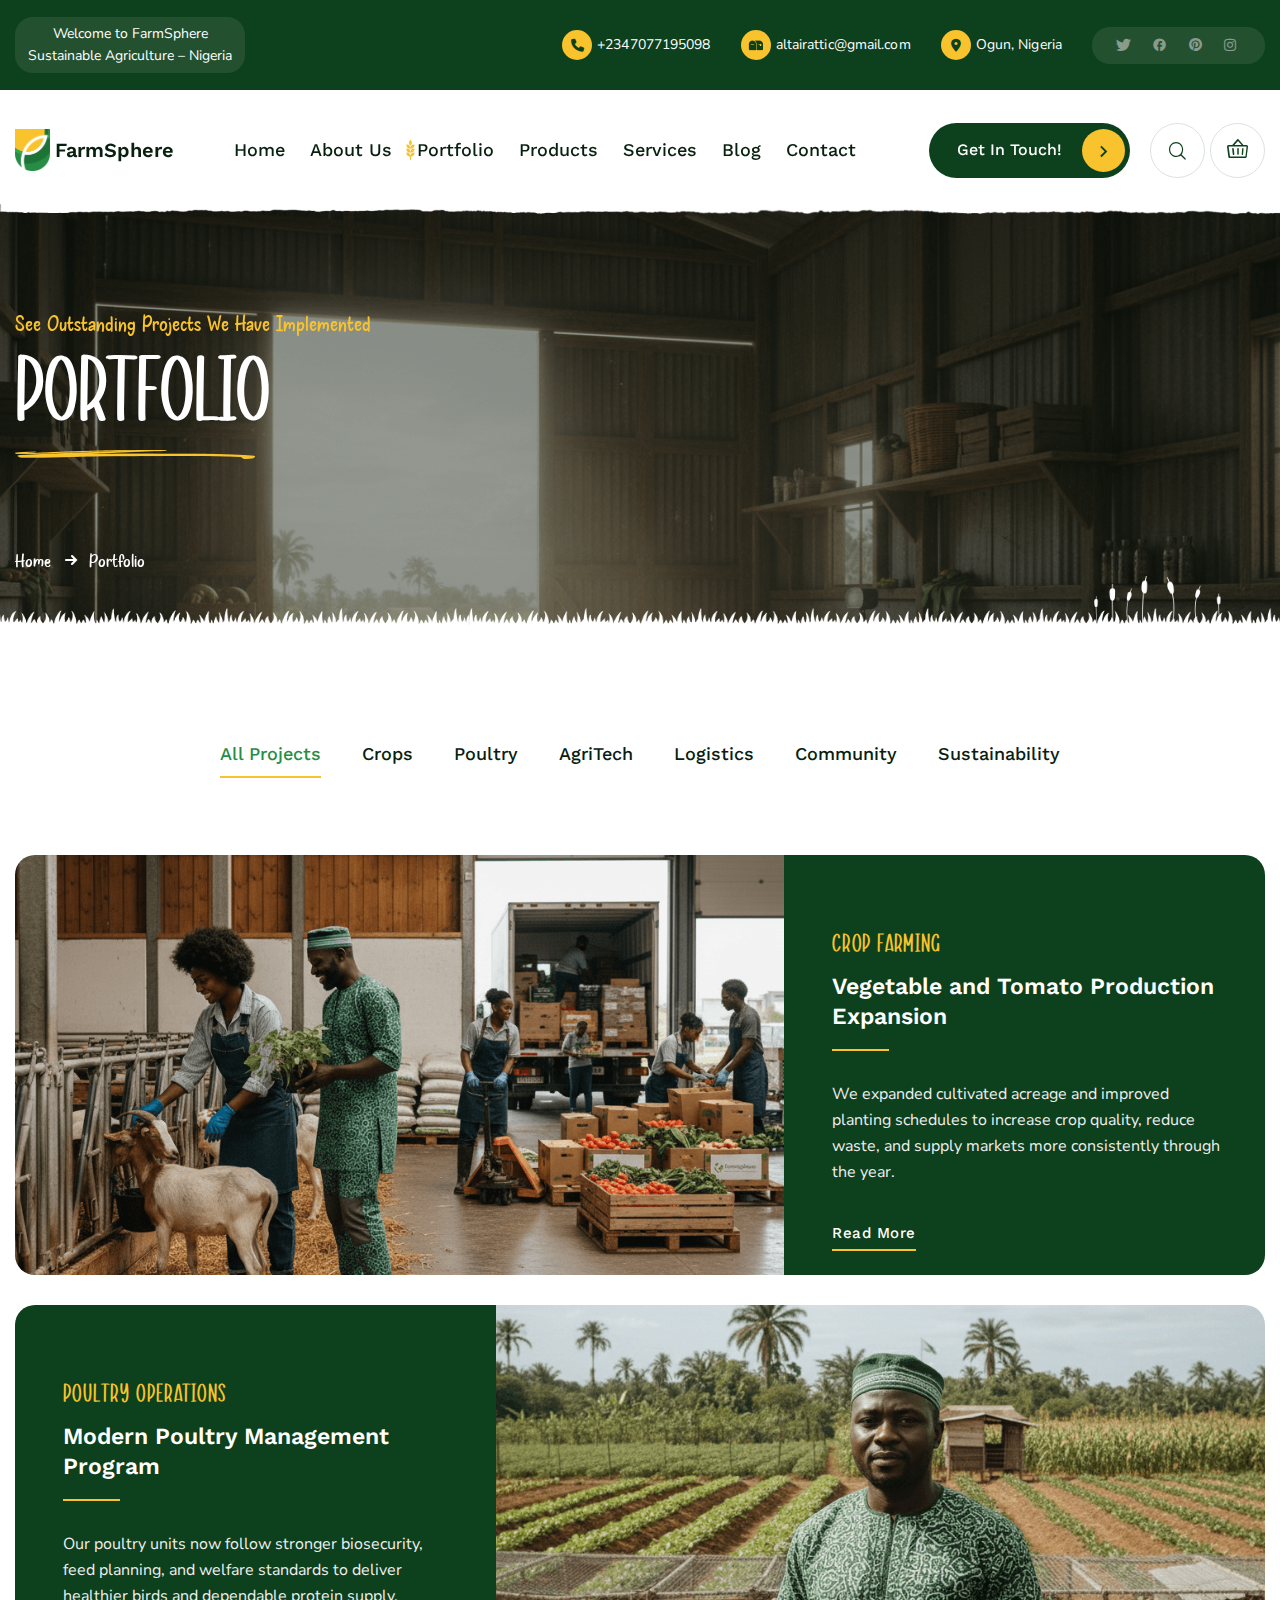
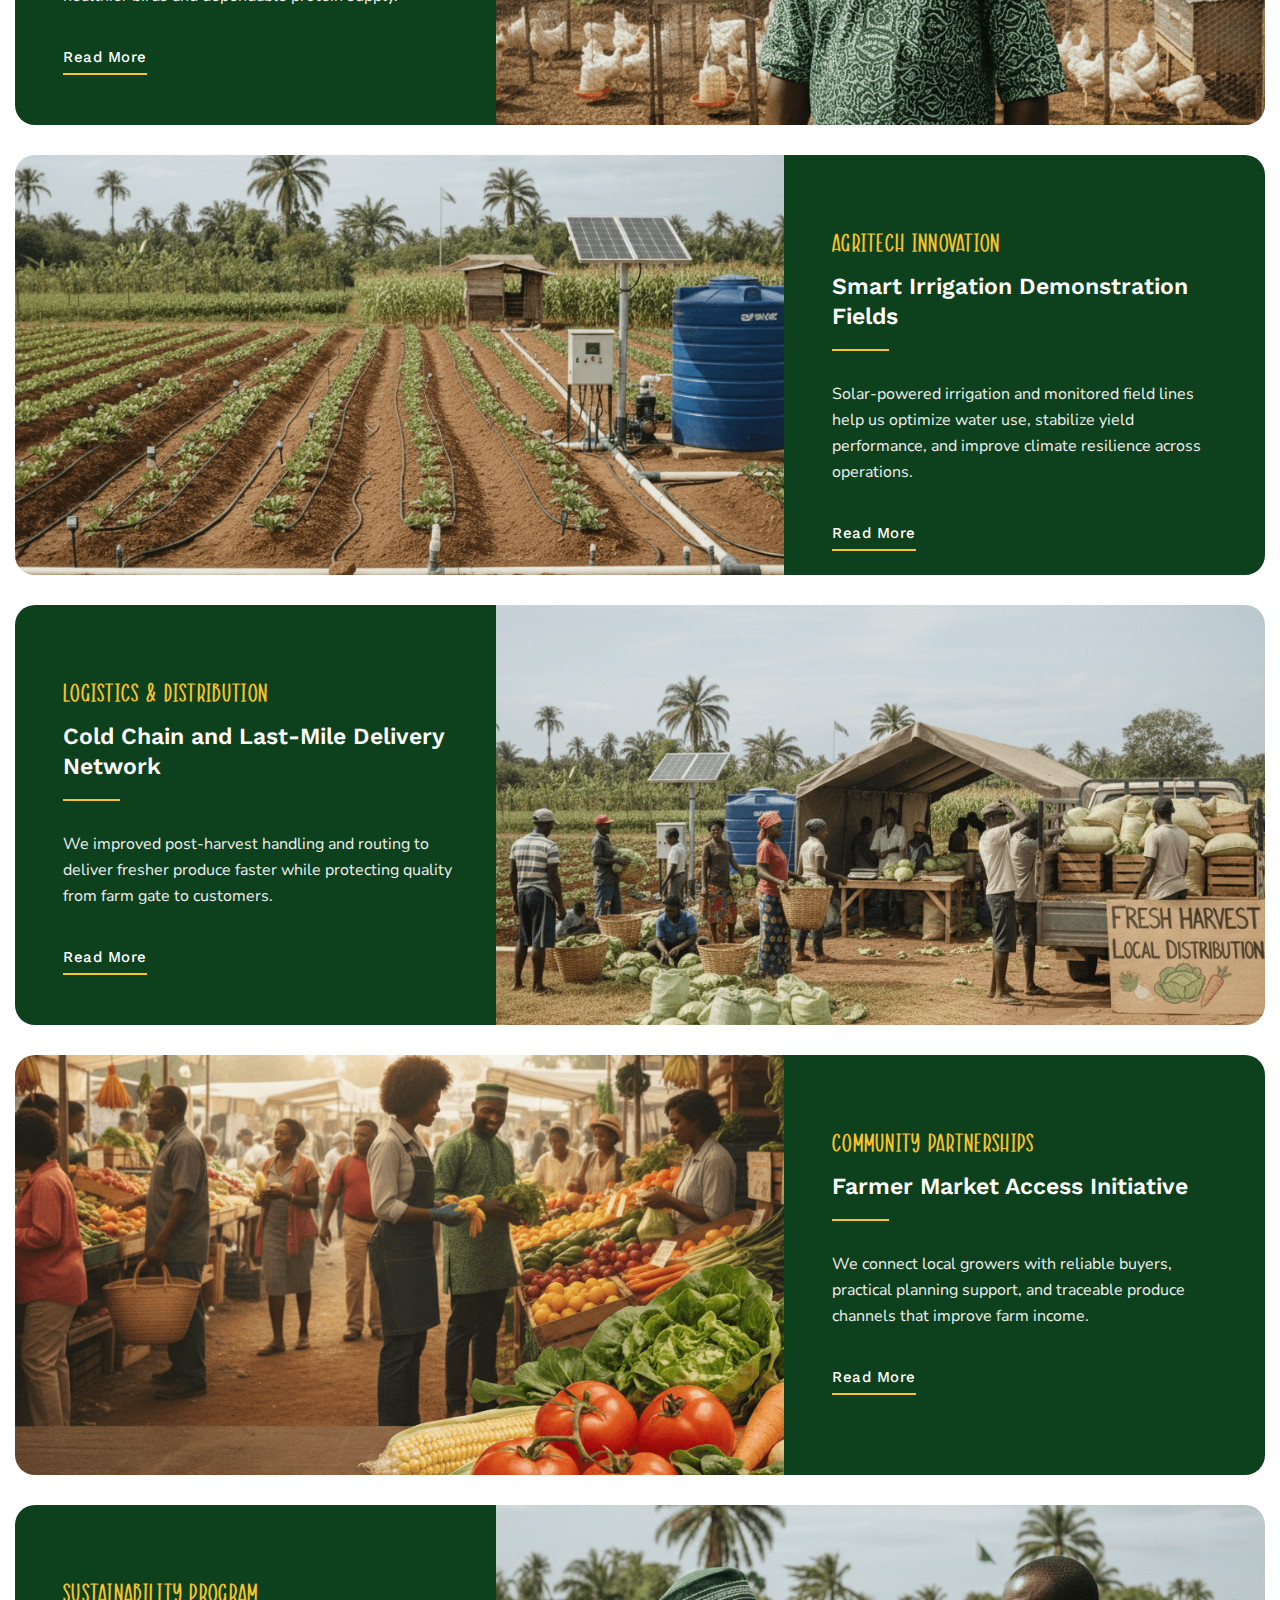
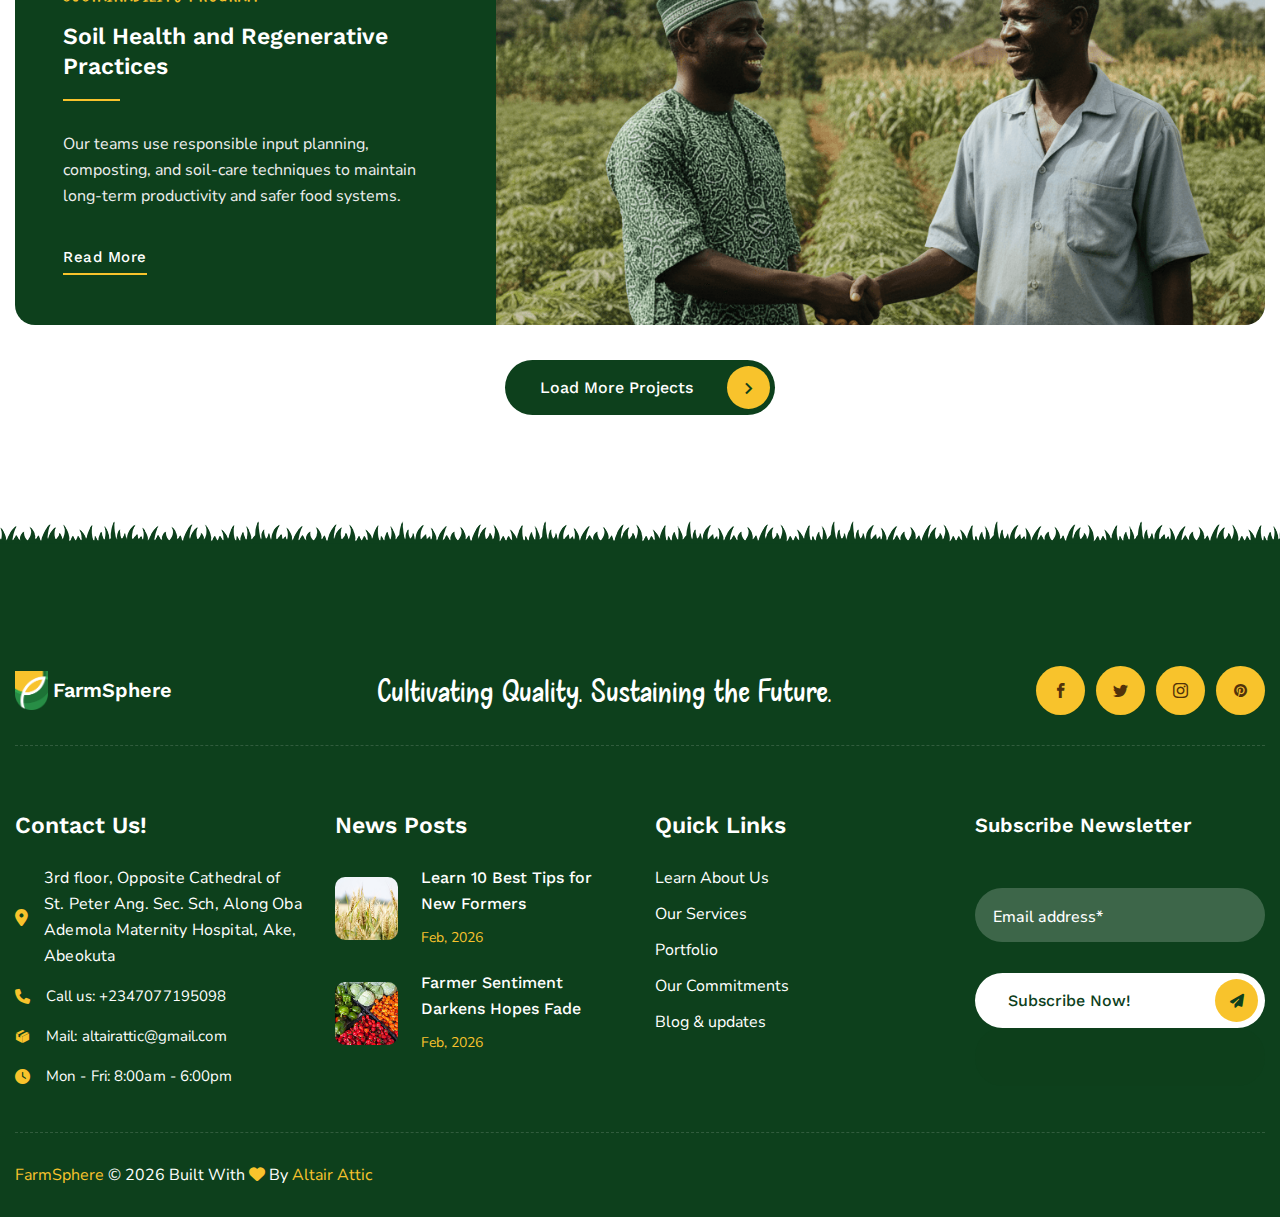
<file: frontend/portfolio.html>
<!DOCTYPE html>
<!--[if IE 8]><html class="ie" xmlns="http://www.w3.org/1999/xhtml" xml:lang="en-US" lang="en-US"> <![endif]-->
<!--[if (gte IE 9)|!(IE)]><!-->
<html xmlns="http://www.w3.org/1999/xhtml" xml:lang="en-US" lang="en-US">
<!--<![endif]-->


<head>
    <!-- Basic Page Needs -->
    <meta charset="utf-8" />
    <title>Portfolio – FarmSphere</title>
    <!--[if IE]><meta http-equiv='X-UA-Compatible' content='IE=edge,chrome=1'><![endif]-->
    <meta name="description"
        content="FarmSphere portfolio: our projects, farm operations, and agricultural achievements in Nigeria.">
    <meta name="keywords" content="FarmSphere, portfolio, projects, agriculture Nigeria, farm operations">
    <meta name="author" content="FarmSphere">

    <!-- Mobile Specific Metas -->
    <meta name="viewport" content="width=device-width, initial-scale=1, maximum-scale=1" />

    <!-- Bootstrap  -->
    <link rel="stylesheet" type="text/css" href="assets/css/bootstrap.css" />

    <!-- Theme Style -->
    <link rel="stylesheet" type="text/css" href="assets/css/magnific-popup.min.css" />
    <link rel="stylesheet" type="text/css" href="assets/css/swiper-bundle.min.css" />
    <link rel="stylesheet" type="text/css" href="assets/css/styles.css" />

    <!-- Animation Style -->
    <link rel="stylesheet" type="text/css" href="assets/css/animate.min.css" />

    <!-- Font -->
    <link rel="stylesheet" href="assets/font/fonts.css" />

    <!-- Icon -->
    <link rel="stylesheet" type="text/css" href="assets/icons/icomoon/style.css" />
    <link rel="stylesheet" type="text/css" href="assets/icons/fontawesome/css/all.min.css" />

    <!-- Favicon and Touch Icons  -->
    <link rel="shortcut icon" href="assets/images/logo/logo3x.png" />
    <link rel="apple-touch-icon-precomposed" href="assets/images/logo/logo3x.png" />

    <!--[if lt IE 9]>
        <script src="javascript/html5shiv.js"></script>
        <script src="javascript/respond.min.js"></script>
    <![endif]-->
</head>

<body>
    <!-- Wrapper -->
    <div id="wrapper">

        <!-- Preloader -->
        <div id="loading">
            <div id="loading-center">
                <div class="loader-container">
                    <div class="wrap-loader">
                        <div class="loader">
                        </div>
                        <div class="icon">
                            <img src="assets/images/logo/logo3x.png" alt="">
                        </div>
                    </div>
                </div>
            </div>
        </div><!-- /.Preloader -->

        <!-- Top-bar -->
        <div class="tf-topbar">
            <div class="tf-container w-1780">
                <div class="row">
                    <div class="col-lg-12">
                        <div class="topbar-inner">
                            <div class="topbar-left">
                                <span class="fs-14 font-nunito">Welcome to FarmSphere</span>
                                <span class="fs-14 font-nunito">Sustainable Agriculture – Nigeria</span>
                            </div>
                            <div class="topbar-right">
                                <ul class="contact-list">
                                    <li class="item">
                                        <a href="#" class="icon">
                                            <i class="fa-solid fa-phone"></i>
                                        </a>
                                        <a href="tel:+2347077195098">
                                            +2347077195098
                                        </a>
                                    </li>
                                    <li class="item">
                                        <a href="#" class="icon">
                                            <img src="assets/icons/mailbox.png" alt="">
                                        </a>
                                        <a href="mailto:altairattic@gmail.com">
                                            altairattic@gmail.com
                                        </a>
                                    </li>
                                    <li class="item">
                                        <a href="#" class="icon">
                                            <i class="fa-solid fa-location-dot"></i>
                                        </a>
                                        <a href="#">
                                            Ogun, Nigeria
                                        </a>
                                    </li>
                                </ul>
                                <ul class="social-list">
                                    <li class="item">
                                        <a href="#">
                                            <i class="icon-twitter"></i>
                                        </a>
                                    </li>
                                    <li class="item">
                                        <a href="#">

                                            <i class="icon-facebook"></i>
                                        </a>
                                    </li>
                                    <li class="item">
                                        <a href="#">
                                            <i class="icon-pinterest"></i>
                                        </a>
                                    </li>
                                    <li class="item">
                                        <a href="#">
                                            <i class="icon-instagram2"></i>
                                        </a>
                                    </li>
                                </ul>
                            </div>
                        </div>
                    </div>
                </div>
            </div>
        </div><!-- /Top-bar -->

        <!-- Welcome -->
        <div class="box-welcome">
            <div class="tf-overlay"></div>
            <div class="welcome-wrap">
                <div class="content">
                    <div class="btn-close-welcome icon style-circle">
                        <i class="icon-close"></i>
                    </div>
                    <h3 class="title font-snowfall">
                        FarmSphere <br />
                        Cultivating Quality. Sustaining the Future.
                    </h3>
                    <p class="text font-nunito">
                        Sustainable farming and trusted produce. <br />
                        Reach us anytime—we're here to help.
                    </p>
                    <ul class="infor-list">
                        <li class="item">
                            <i class="fa-solid fa-location-dot fs-18"></i>
                            <p>
                                3rd floor, Opposite Cathedral of St. Peter Ang. Sec. Sch, Along Oba Ademola Maternity
                                Hospital, Ake, Abeokuta
                            </p>
                        </li>
                        <li class="item">
                            <i class="fa-solid fa-phone"></i>
                            <p>
                                Call us: +2347077195098
                            </p>
                        </li>
                        <li class="item">
                            <img src="assets/icons/mailbox-2.png" alt="" />
                            <p>
                                Mail Support:
                                altairattic@gmail.com
                            </p>
                        </li>
                        <li class="item">
                            <i class="fa-solid fa-clock"></i>
                            <p>
                                Mon - Fri: 8:00am - 6:00pm
                            </p>
                        </li>
                    </ul>
                    <div class="wg-social">
                        <ul class="list">
                            <li class="item">
                                <a href="#"><i class="icon-facebook1"></i></a>
                            </li>
                            <li class="item">
                                <a href="#"><i class="icon-twitter"></i></a>
                            </li>
                            <li class="item">
                                <a href="#"><i class="icon-instagram2"></i></a>
                            </li>
                            <li class="item">
                                <a href="#"><i class="icon-pinterest"></i></a>
                            </li>
                        </ul>
                    </div>
                </div>
            </div>
        </div><!-- /.Welcome -->

        <!-- Header  -->
        <header class="header has-item-bot" id="header-main">
            <div class="tf-container w-1780">
                <div class="row">
                    <div class="col-lg-12">
                        <div class="header-inner">
                            <div class="header-left">
                                <div class="logo-site">
                                    <a href="index.html" class="d-flex align-items-center gap-2">
                                        <img src="assets/images/logo/logo3x.png" alt="FarmSphere" class="logo-icon" />
                                        <span class="logo-text font-worksans fw-6 fs-20">FarmSphere</span>
                                    </a>
                                </div>
                                <div class="main-nav">
                                    <ul class="nav-list">
                                        <li class="item">
                                            <a href="index.html">Home</a>
                                        </li>
                                        <li class="item">
                                            <a href="about.html">About Us</a>
                                        </li>
                                        <li class="item current-menu">
                                            <a href="portfolio.html">Portfolio</a>
                                        </li>
                                        <li class="item">
                                            <a href="products.html">Products</a>
                                        </li>
                                        <li class="item">
                                            <a href="services.html">Services</a>
                                        </li>
                                        <li class="item">
                                            <a href="blog.html">Blog</a>
                                        </li>
                                        <li class="item">
                                            <a href="contact.html">Contact</a>
                                        </li>
                                    </ul>
                                </div>
                            </div>
                            <div class="header-right">
                                <a href="contact.html" class="tf-btn gap-30">
                                    <span class="text-style">
                                        Get In Touch!
                                    </span>
                                    <div class="icon">
                                        <i class="icon-arrow_right"></i>
                                    </div>
                                </a>
                                <div class="icon-wrap">
                                    <a class="icon header-search" href="#canvasSearch" data-bs-toggle="offcanvas">
                                        <i class="icon-magnifying-glass fs-21"></i>
                                    </a>
                                    <a href="products.html" class="icon wg-bag">
                                        <i class="icon-basket"></i>
                                    </a>
                                </div>
                                <div class="wg-welcome btn-open-welcome">
                                    <i class="icon-fences-icon fs-24"></i>
                                </div>

                                <div class="mobile-button">
                                    <span></span>
                                </div>
                            </div>
                        </div>
                        <div class="mobile-nav-wrap">
                            <div class="overlay-mobile-nav"></div>
                            <div class="inner-mobile-nav overflow-y-auto">

                                <div class="top">
                                    <div class="logo">
                                        <a href="index.html" rel="home"
                                            class="main-logo d-flex align-items-center gap-2">
                                            <img id="mobile-logo_header" alt="FarmSphere"
                                                src="assets/images/logo/logo3x.png" class="logo-icon" />
                                            <span class="logo-text font-worksans fw-6 fs-20">FarmSphere</span>
                                        </a>
                                        <div class="mobile-nav-close">
                                            <i class="icon-close"></i>
                                        </div>
                                    </div>
                                    <nav id="mobile-main-nav" class="mobile-main-nav">
                                        <ul id="menu-mobile-menu" class="menu">
                                            <li class="menu-item">
                                                <a class="item-menu-mobile" href="index.html">Home</a>
                                            </li>
                                            <li class="menu-item">
                                                <a class="item-menu-mobile" href="about.html">About Us</a>
                                            </li>
                                            <li class="menu-item current-nav">
                                                <a class="item-menu-mobile current" href="portfolio.html">Portfolio</a>
                                            </li>
                                            <li class="menu-item">
                                                <a class="item-menu-mobile" href="products.html">Products</a>
                                            </li>
                                            <li class="menu-item">
                                                <a class="item-menu-mobile" href="services.html">Services</a>
                                            </li>
                                            <li class="menu-item">
                                                <a class="item-menu-mobile" href="blog.html">Blog</a>
                                            </li>
                                            <li class="menu-item">
                                                <a class="item-menu-mobile" href="contact.html">Contact</a>
                                            </li>
                                        </ul>
                                    </nav>
                                    <div class="group-icon">
                                        <a class="site-nav-icon header-search" href="#canvasSearch"
                                            data-bs-toggle="offcanvas">
                                            <i class="icon-magnifying-glass fs-21"> </i>
                                            Search
                                        </a>
                                        <a href="products.html" class="site-nav-icon wg-bag">
                                            <i class="icon-basket"></i>
                                            Shop
                                        </a>
                                    </div>
                                </div>
                                <div class="bottom">
                                    <div class="infor-list">
                                        <ul>
                                            <li>
                                                <h5 class="title">
                                                    Address:
                                                </h5>
                                                <p>
                                                    Ogun, Nigeria
                                                </p>
                                            </li>
                                            <li>
                                                <h5 class="title">
                                                    Phone:
                                                </h5>
                                                <p>
                                                    +2347077195098
                                                </p>
                                            </li>
                                            <li>
                                                <h5 class="title">
                                                    Email:
                                                </h5>
                                                <p>

                                                    altairattic@gmail.com
                                                </p>
                                            </li>
                                        </ul>
                                    </div>
                                    <div class="wg-social">
                                        <ul class="list">
                                            <li class="item">
                                                <a href="#"><i class="icon-facebook1"></i></a>
                                            </li>
                                            <li class="item">
                                                <a href="#"><i class="icon-twitter"></i></a>
                                            </li>
                                            <li class="item">
                                                <a href="#"><i class="icon-instagram2"></i></a>
                                            </li>
                                            <li class="item">
                                                <a href="#"><i class="icon-pinterest"></i></a>
                                            </li>
                                        </ul>
                                    </div>
                                </div>


                            </div>
                        </div>
                    </div>
                </div>
            </div>
            <div class="fixed-header style-absolute">
                <div class="tf-container w-1780">
                    <div class="row">
                        <div class="col-lg-12">
                            <div class="header-inner ">
                                <div class="header-left">
                                    <div class="logo-site">
                                        <a href="index.html" class="d-flex align-items-center gap-2">
                                            <img src="assets/images/logo/logo3x.png" alt="FarmSphere"
                                                class="logo-icon" />
                                            <span class="logo-text font-worksans fw-6 fs-20">FarmSphere</span>
                                        </a>
                                    </div>
                                    <div class="main-nav">
                                        <ul class="nav-list">
                                            <li class="item">
                                                <a href="index.html">Home</a>
                                            </li>
                                            <li class="item">
                                                <a href="about.html">About Us</a>
                                            </li>
                                            <li class="item current-menu">
                                                <a href="portfolio.html">Portfolio</a>
                                            </li>
                                            <li class="item">
                                                <a href="products.html">Products</a>
                                            </li>
                                            <li class="item">
                                                <a href="services.html">Services</a>
                                            </li>
                                            <li class="item">
                                                <a href="blog.html">Blog</a>
                                            </li>
                                            <li class="item">
                                                <a href="contact.html">Contact</a>
                                            </li>
                                        </ul>
                                    </div>
                                </div>
                                <div class="header-right">
                                    <a href="contact.html" class="tf-btn gap-30">
                                        <span class="text-style">
                                            Get In Touch!
                                        </span>
                                        <div class="icon">
                                            <i class="icon-arrow_right"></i>
                                        </div>
                                    </a>
                                    <div class="icon-wrap">
                                        <a class="icon header-search" href="#canvasSearch" data-bs-toggle="offcanvas">
                                            <i class="icon-magnifying-glass fs-21"></i>
                                        </a>
                                        <a href="shop-products.html" class="icon wg-bag">
                                            <i class="icon-basket"></i>
                                        </a>
                                    </div>
                                    <div class="wg-welcome btn-open-welcome">
                                        <i class="icon-fences-icon fs-24"></i>
                                    </div>
                                    <div class="mobile-button">
                                        <span></span>
                                    </div>
                                </div>
                            </div>

                        </div>
                    </div>
                </div>
                <div class="header-item children">
                    <img src="assets/images/item/page-title-top.png" alt="">
                </div>
            </div>

            <div class="header-item">
                <img src="assets/images/item/page-title-top.png" alt="">
            </div>
        </header><!-- /.Header -->

        <!-- Page-title -->
        <div class="page-title page-portfolio-details  ">
            <div class="rellax" data-rellax-speed="5">
                <img src="assets/images/page-title/portfolio.png" alt="">
            </div>
            <div class="content-wrap">
                <div class="tf-container w-1290">
                    <div class="row">
                        <div class="col-lg-12">
                            <div class="content">
                                <p class="sub-title">
                                    See Outstanding Projects We Have Implemented
                                </p>
                                <h1 class="title">
                                    Portfolio
                                </h1>
                                <div class="icon-img">
                                    <img src="assets/images/item/line-throw-title.png" alt="">
                                </div>
                                <div class="breadcrumb">
                                    <a href="index.html">Home</a>
                                    <div class="icon">
                                        <i class="icon-arrow-right1"></i>
                                    </div>
                                    <a href="javascript:void(0)"> Portfolio</a>
                                </div>
                            </div>
                        </div>
                    </div>
                </div>
            </div>

            <div class="img-item item-2">
                <img src="assets/images/item/grass.png" alt="">
            </div>
        </div><!-- /.Page-title -->

        <!-- Main-content -->
        <div class="main-content page-portfolio-1 flat-portfolio">
            <div class="tf-container">
                <div class="row">
                    <div class="col-lg-12">
                        <div class="col-lg-12 mb-40">
                            <div class="wg-tabs">
                                <ul class="overflow-x-auto menu-tab mb-65 portfolio-filter">
                                    <li class="item active">
                                        <a href="#" class="btn-tab active" data-filter="*">All Projects</a>
                                    </li>
                                    <li class="item"><a href="#" class="btn-tab" data-filter=".crops">Crops</a></li>
                                    <li class="item"><a href="#" class="btn-tab" data-filter=".poultry">Poultry</a></li>
                                    <li class="item"><a href="#" class="btn-tab" data-filter=".agritech">AgriTech</a>
                                    </li>
                                    <li class="item"><a href="#" class="btn-tab" data-filter=".logistics">Logistics</a>
                                    </li>
                                    <li class="item"><a href="#" class="btn-tab" data-filter=".community">Community</a>
                                    </li>
                                    <li class="item"><a href="#" class="btn-tab"
                                            data-filter=".sustainability">Sustainability</a></li>
                                </ul>
                                <ul class="portfolio-wrap2 grid-isotope-1">
                                    <li class="item crops sustainability">
                                        <div class="box-portfolio-style-2 img-hover tf-img-hover">
                                            <div class="image hover-item hover14 ">
                                                <img src="assets/images/section/s-sec.jpg"
                                                    data-src="assets/images/section/s-sec.jpg" alt="" class=" lazyload">
                                            </div>
                                            <div class="content">
                                                <p class="sub font-farmhouse text-upper">Crop Farming</p>
                                                <a href="#"
                                                    class="title fs-23 font-worksans fw-6 hover-text-secondary">Vegetable
                                                    and
                                                    Tomato Production Expansion</a>
                                                <p class="text font-nunito">We expanded cultivated acreage and improved
                                                    planting schedules to increase crop quality,
                                                    reduce waste, and supply markets more
                                                    consistently through the year.</p>
                                                <a href="#" class="tf-btn-read text-white hover-text-secondary">
                                                    Read More
                                                </a>
                                            </div>
                                        </div>
                                    </li>
                                    <li class="item poultry community">
                                        <div class="box-portfolio-style-2 img-hover tf-img-hover">
                                            <div class="content">
                                                <p class="sub font-farmhouse text-upper">Poultry Operations</p>
                                                <a href="#"
                                                    class="title fs-23 font-worksans fw-6 hover-text-secondary">Modern
                                                    Poultry Management Program</a>
                                                <p class="text font-nunito">Our poultry units now follow stronger
                                                    biosecurity, feed planning, and welfare
                                                    standards to deliver healthier birds and
                                                    dependable protein supply.</p>
                                                <a href="#" class="tf-btn-read text-white hover-text-secondary">
                                                    Read More
                                                </a>
                                            </div>
                                            <div class="image hover-item hover14">
                                                <img src="assets/images/widget/poultry.png"
                                                    data-src="assets/images/widget/poultry.png" alt=""
                                                    class=" lazyload">
                                            </div>
                                        </div>
                                    </li>
                                    <li class="item agritech sustainability">
                                        <div class="box-portfolio-style-2 img-hover tf-img-hover">
                                            <div class="image hover-item hover14">
                                                <img src="assets/images/widget/agricTech.png"
                                                    data-src="assets/images/widget/agricTech.png" alt=""
                                                    class=" lazyload">
                                            </div>
                                            <div class="content">
                                                <p class="sub font-farmhouse text-upper">AgriTech Innovation</p>
                                                <a href="#"
                                                    class="title fs-23 font-worksans fw-6 hover-text-secondary">Smart
                                                    Irrigation Demonstration Fields</a>
                                                <p class="text font-nunito">Solar-powered irrigation and monitored field
                                                    lines help us optimize water use, stabilize
                                                    yield performance, and improve climate
                                                    resilience across operations.</p>
                                                <a href="#" class="tf-btn-read text-white hover-text-secondary">
                                                    Read More
                                                </a>
                                            </div>
                                        </div>
                                    </li>
                                    <li class="item logistics community">
                                        <div class="box-portfolio-style-2 img-hover tf-img-hover">
                                            <div class="content">
                                                <p class="sub font-farmhouse text-upper">Logistics & Distribution</p>
                                                <a href="#"
                                                    class="title fs-23 font-worksans fw-6 hover-text-secondary">Cold
                                                    Chain
                                                    and Last-Mile Delivery Network</a>
                                                <p class="text font-nunito">We improved post-harvest handling and
                                                    routing
                                                    to deliver fresher produce faster while
                                                    protecting quality from farm gate to
                                                    customers.</p>
                                                <a href="#" class="tf-btn-read text-white hover-text-secondary">
                                                    Read More
                                                </a>
                                            </div>
                                            <div class="image hover-item hover14">
                                                <img src="assets/images/widget/our-history.png"
                                                    data-src="assets/images/widget/our-history.png" alt=""
                                                    class=" lazyload">
                                            </div>
                                        </div>
                                    </li>
                                    <li class="item community crops">
                                        <div class="box-portfolio-style-2 img-hover tf-img-hover">
                                            <div class="image hover-item hover14">
                                                <img src="assets/images/section/s-sec1.jpg"
                                                    data-src="assets/images/section/s-sec1.jpg" alt=""
                                                    class=" lazyload">
                                            </div>
                                            <div class="content">
                                                <p class="sub font-farmhouse text-upper">Community Partnerships</p>
                                                <a href="#"
                                                    class="title fs-23 font-worksans fw-6 hover-text-secondary">Farmer
                                                    Market Access Initiative</a>
                                                <p class="text font-nunito">We connect local growers with reliable
                                                    buyers,
                                                    practical planning support, and traceable
                                                    produce channels that improve farm income.</p>
                                                <a href="#" class="tf-btn-read text-white hover-text-secondary">
                                                    Read More
                                                </a>
                                            </div>
                                        </div>
                                    </li>
                                    <li class="item sustainability logistics">
                                        <div class="box-portfolio-style-2 img-hover tf-img-hover">
                                            <div class="content">
                                                <p class="sub font-farmhouse text-upper">Sustainability Program</p>
                                                <a href="#"
                                                    class="title fs-23 font-worksans fw-6 hover-text-secondary">Soil
                                                    Health
                                                    and Regenerative Practices</a>
                                                <p class="text font-nunito">Our teams use responsible input planning,
                                                    composting, and soil-care techniques to
                                                    maintain long-term productivity and safer
                                                    food systems.</p>
                                                <a href="#" class="tf-btn-read text-white hover-text-secondary">
                                                    Read More
                                                </a>
                                            </div>
                                            <div class="image hover-item hover14">
                                                <img src="assets/images/widget/commitment.png"
                                                    data-src="assets/images/widget/commitment.png" alt=""
                                                    class=" lazyload">
                                            </div>
                                        </div>
                                    </li>
                                    <li class="item agritech crops hidden">
                                        <div class="box-portfolio-style-2 img-hover tf-img-hover">
                                            <div class="image hover-item hover14">
                                                <img src="assets/images/section/s-commit-1.jpg"
                                                    data-src="assets/images/section/s-commit-1.jpg" alt=""
                                                    class=" lazyload">
                                            </div>
                                            <div class="content">
                                                <p class="sub font-farmhouse text-upper">Protected Cultivation</p>
                                                <a href="#"
                                                    class="title fs-23 font-worksans fw-6 hover-text-secondary">Greenhouse
                                                    Trials for Year-Round Yield</a>
                                                <p class="text font-nunito">Controlled growing conditions help us reduce
                                                    seasonal shocks, test improved varieties,
                                                    and maintain dependable output for buyers.</p>
                                                <a href="#" class="tf-btn-read text-white hover-text-secondary">
                                                    Read More
                                                </a>
                                            </div>
                                        </div>
                                    </li>
                                    <li class="item community logistics hidden">
                                        <div class="box-portfolio-style-2 img-hover tf-img-hover">
                                            <div class="content">
                                                <p class="sub font-farmhouse text-upper">Farmer Capacity Building</p>
                                                <a href="#"
                                                    class="title fs-23 font-worksans fw-6 hover-text-secondary">Farm
                                                    Leadership and Skills Academy</a>
                                                <p class="text font-nunito">We mentor field teams and young farmers in
                                                    operations, quality control, and business
                                                    readiness to strengthen the wider
                                                    agricultural ecosystem.</p>
                                                <a href="#" class="tf-btn-read text-white hover-text-secondary">
                                                    Read More
                                                </a>
                                            </div>
                                            <div class="image hover-item hover14">
                                                <img src="assets/images/widget/founder.png"
                                                    data-src="assets/images/widget/founder.png" alt=""
                                                    class=" lazyload">
                                            </div>
                                        </div>
                                    </li>
                                </ul>
                                <div class="d-flex justify-center">
                                    <button id="load-more2" class="tf-btn btn-loadMore mt-20 scale-40">
                                        <span class="text-style">
                                            Load More Projects
                                        </span>
                                        <div class="icon">
                                            <i class="icon-arrow_right"></i>
                                        </div>
                                    </button>
                                </div>
                            </div>
                        </div>
                    </div>
                </div>
            </div>
        </div><!-- /.Main-content -->

        <!-- Footer -->
        <footer class="footer" id="footer-main">
            <div class="tf-container w-1290">
                <div class="row">
                    <div class="col-lg-12">
                        <div class="footer-top">
                            <div class="footer-left">
                                <div class="logo">
                                    <a href="index.html" class="d-flex align-items-center gap-2">
                                        <img src="assets/images/logo/logo3x.png" alt="FarmSphere" class="logo-icon" />
                                        <span class="logo-text font-worksans fw-6 fs-20 text-white">FarmSphere</span>
                                    </a>
                                </div>
                            </div>
                            <div class="footer-center">
                                <p class="font-snowfall">
                                    Cultivating Quality. Sustaining the Future.
                                </p>
                            </div>
                            <div class="footer-right">
                                <div class="wg-social">
                                    <ul class="list">
                                        <li class="item">
                                            <a href="#"><i class="icon-facebook1"></i></a>
                                        </li>
                                        <li class="item">
                                            <a href="#"><i class="icon-twitter"></i></a>
                                        </li>
                                        <li class="item">
                                            <a href="#"><i class="icon-instagram2"></i></a>
                                        </li>
                                        <li class="item">
                                            <a href="#"><i class="icon-pinterest"></i></a>
                                        </li>
                                    </ul>
                                </div>
                            </div>
                        </div>
                    </div>
                </div>
            </div>
            <div class="footer-inner">
                <div class="tf-container w-1290">
                    <div class="row">
                        <div class="col-lg-3 col-md-6 ">
                            <div class="footer-inner-wrap footer-col-block">
                                <h4 class="footer-title footer-title-desktop mb-23">
                                    Contact Us!
                                </h4>
                                <h4 class="footer-title footer-title-mobile mb-23">
                                    Contact Us!
                                </h4>
                                <ul class="contact-list tf-collapse-content">
                                    <li>
                                        <i class="fa-solid fa-location-dot fs-17"></i>
                                        <p class="address">
                                            3rd floor, Opposite Cathedral of St. Peter Ang. Sec. Sch, Along Oba Ademola
                                            Maternity Hospital, Ake, Abeokuta

                                        </p>
                                    </li>
                                    <li>
                                        <i class="fa-solid fa-phone"></i>
                                        <p class="phone-number fs-15">
                                            Call us: +2347077195098
                                        </p>
                                    </li>
                                    <li>
                                        <i class="icon-package-box"></i>
                                        <p class="email fs-15">
                                            Mail: altairattic@gmail.com
                                        </p>
                                    </li>
                                    <li>
                                        <i class="fa-solid fa-clock"></i>
                                        <p class="time-open fs-15">
                                            Mon - Fri: 8:00am - 6:00pm
                                        </p>
                                    </li>
                                </ul>
                            </div>
                        </div>
                        <div class="col-lg-3 col-md-6 ">
                            <div class="footer-inner-wrap footer-col-block">
                                <h4 class="footer-title footer-title-desktop mb-23">
                                    News Posts
                                </h4>
                                <h4 class="footer-title footer-title-mobile mb-23">
                                    News Posts
                                </h4>
                                <ul class="new-post-list tf-collapse-content">
                                    <li class="item img-hover">
                                        <div class="image hover-item">
                                            <img src="assets/images/section/f-new-post-1.jpg" alt="" />
                                        </div>
                                        <div class="content">
                                            <a href="#" class="title-post hover-text-secondary">
                                                Learn 10 Best Tips for New
                                                Formers
                                            </a>
                                            <p class="date-release">
                                                Feb, 2026
                                            </p>
                                        </div>
                                    </li>
                                    <li class="item img-hover">
                                        <div class="image hover-item">
                                            <img src="assets/images/section/f-new-post--2.jpg" alt="" />
                                        </div>
                                        <div class="content">
                                            <a href="#" class="title-post hover-text-secondary">
                                                Farmer Sentiment Darkens
                                                Hopes Fade
                                            </a>
                                            <p class="date-release">
                                                Feb, 2026
                                            </p>
                                        </div>
                                    </li>
                                </ul>
                            </div>
                        </div>
                        <div class="col-lg-3 col-md-6 ">
                            <div class="footer-inner-wrap footer-col-block">
                                <h4 class="footer-title footer-title-desktop mb-28">
                                    Quick Links
                                </h4>
                                <h4 class="footer-title footer-title-mobile mb-28">
                                    Quick Links
                                </h4>
                                <ul class="link-list tf-collapse-content">
                                    <li class="item">

                                        <a href="about-us.html">
                                            <svg xmlns="http://www.w3.org/2000/svg" viewBox="0 0 448 512" width="14"
                                                height="16">
                                                <path
                                                    d="M264.547 70.633L440.547 238.633C445.297 243.164 447.984 249.445 447.984 256.008S445.297 268.852 440.547 273.383L264.547 441.383C254.953 450.508 239.766 450.164 230.609 440.57C221.453 431.07 221.797 415.82 231.422 406.633L364.09 280.008H24C10.75 280.008 0 269.258 0 256.008S10.75 232.008 24 232.008H364.09L231.422 105.383C221.797 96.227 221.453 80.977 230.609 71.445C239.766 61.852 254.953 61.508 264.547 70.633Z">
                                                </path>
                                            </svg>
                                            Learn About Us
                                        </a>
                                    </li>
                                    <li class="item">

                                        <a href="services.html">

                                            <svg xmlns="http://www.w3.org/2000/svg" viewBox="0 0 448 512" width="14"
                                                height="16">
                                                <path
                                                    d="M264.547 70.633L440.547 238.633C445.297 243.164 447.984 249.445 447.984 256.008S445.297 268.852 440.547 273.383L264.547 441.383C254.953 450.508 239.766 450.164 230.609 440.57C221.453 431.07 221.797 415.82 231.422 406.633L364.09 280.008H24C10.75 280.008 0 269.258 0 256.008S10.75 232.008 24 232.008H364.09L231.422 105.383C221.797 96.227 221.453 80.977 230.609 71.445C239.766 61.852 254.953 61.508 264.547 70.633Z">
                                                </path>
                                            </svg>
                                            Our Services</a>
                                    </li>
                                    <li class="item">
                                        <a href="portfolio.html">
                                            <svg xmlns="http://www.w3.org/2000/svg" viewBox="0 0 448 512" width="14"
                                                height="16">
                                                <path
                                                    d="M264.547 70.633L440.547 238.633C445.297 243.164 447.984 249.445 447.984 256.008S445.297 268.852 440.547 273.383L264.547 441.383C254.953 450.508 239.766 450.164 230.609 440.57C221.453 431.07 221.797 415.82 231.422 406.633L364.09 280.008H24C10.75 280.008 0 269.258 0 256.008S10.75 232.008 24 232.008H364.09L231.422 105.383C221.797 96.227 221.453 80.977 230.609 71.445C239.766 61.852 254.953 61.508 264.547 70.633Z">
                                                </path>
                                            </svg>
                                            Portfolio</a>
                                    </li>
                                    <li class="item">
                                        <a href="commitment.html">
                                            <svg xmlns="http://www.w3.org/2000/svg" viewBox="0 0 448 512" width="14"
                                                height="16">
                                                <path
                                                    d="M264.547 70.633L440.547 238.633C445.297 243.164 447.984 249.445 447.984 256.008S445.297 268.852 440.547 273.383L264.547 441.383C254.953 450.508 239.766 450.164 230.609 440.57C221.453 431.07 221.797 415.82 231.422 406.633L364.09 280.008H24C10.75 280.008 0 269.258 0 256.008S10.75 232.008 24 232.008H364.09L231.422 105.383C221.797 96.227 221.453 80.977 230.609 71.445C239.766 61.852 254.953 61.508 264.547 70.633Z">
                                                </path>
                                            </svg>
                                            Our Commitments</a>
                                    </li>
                                    <li class="item">
                                        <a href="blog.html">
                                            <svg xmlns="http://www.w3.org/2000/svg" viewBox="0 0 448 512" width="14"
                                                height="16">
                                                <path
                                                    d="M264.547 70.633L440.547 238.633C445.297 243.164 447.984 249.445 447.984 256.008S445.297 268.852 440.547 273.383L264.547 441.383C254.953 450.508 239.766 450.164 230.609 440.57C221.453 431.07 221.797 415.82 231.422 406.633L364.09 280.008H24C10.75 280.008 0 269.258 0 256.008S10.75 232.008 24 232.008H364.09L231.422 105.383C221.797 96.227 221.453 80.977 230.609 71.445C239.766 61.852 254.953 61.508 264.547 70.633Z">
                                                </path>
                                            </svg>
                                            Blog & updates</a>
                                    </li>
                                </ul>
                            </div>
                        </div>
                        <div class="col-lg-3 col-md-6">
                            <div class="footer-inner-wrap">
                                <h4 class="footer-title fs-20">
                                    Subscribe Newsletter
                                </h4>
                                <div class="sib-form">
                                    <div id="sib-form-container" class="sib-form-container">
                                        <div id="sib-container" class="sib-container--large sib-container--vertical">
                                            <form id="sib-form" method="POST"
                                                class=" form-newsletter form-email style-2"
                                                action="https://3c02c1a1.sibforms.com/serve/[base64]""                                                data-type="
                                                subscription">
                                                <div style="display: none;">
                                                    <div class="sib-form-block">
                                                        <p></p>
                                                    </div>
                                                </div>
                                                <div style="display: none;">
                                                    <div class="sib-form-block">
                                                        <div class="sib-text-form-block">
                                                            <p></p>
                                                        </div>
                                                    </div>
                                                </div>
                                                <div style="display: none;">
                                                    <div class="sib-optin sib-form-block">
                                                        <div class="form__entry entry_mcq">
                                                            <div class="form__label-row ">
                                                                <div class="entry__choice">
                                                                    <label>
                                                                        <input type="checkbox" class="input_replaced"
                                                                            value="1" id="OPT_IN" name="OPT_IN" />
                                                                        <span
                                                                            class="checkbox checkbox_tick_positive"></span>
                                                                        <span>
                                                                            <p></p>
                                                                        </span>
                                                                    </label>
                                                                </div>
                                                            </div>
                                                            <label class="entry__error entry__error--primary">
                                                            </label>
                                                            <label class="entry__specification">
                                                            </label>
                                                        </div>
                                                    </div>
                                                </div>
                                                <div class="w-100">
                                                    <div class="sib-input sib-form-block">
                                                        <div class="form__entry entry_block">
                                                            <div class="form__label-row ">
                                                                <label class="entry__label" for="EMAIL">
                                                                </label>
                                                                <div class="entry__field">
                                                                    <input class="input email" type="text" id="EMAIL"
                                                                        name="EMAIL" autocomplete="off"
                                                                        placeholder="Email address*"
                                                                        data-required="true" required />
                                                                </div>
                                                            </div>
                                                            <label class="entry__error entry__error--primary"></label>
                                                            <label class="entry__specification">
                                                            </label>
                                                        </div>
                                                    </div>
                                                </div>
                                                <div class="w-100">
                                                    <div class="sib-form-block">
                                                        <button
                                                            class="sib-form-block__button sib-form-block__button-with-loader tf-btn full bg-white scale-40"
                                                            form="sib-form" type="submit">
                                                            <svg class="icon clickable__icon progress-indicator__icon sib-hide-loader-icon"
                                                                viewBox="0 0 512 512">
                                                                <path
                                                                    d="M460.116 373.846l-20.823-12.022c-5.541-3.199-7.54-10.159-4.663-15.874 30.137-59.886 28.343-131.652-5.386-189.946-33.641-58.394-94.896-95.833-161.827-99.676C261.028 55.961 256 50.751 256 44.352V20.309c0-6.904 5.808-12.337 12.703-11.982 83.556 4.306 160.163 50.864 202.11 123.677 42.063 72.696 44.079 162.316 6.031 236.832-3.14 6.148-10.75 8.461-16.728 5.01z" />
                                                            </svg>
                                                            <span class="text-style cl-primary">
                                                                Subscribe Now!
                                                            </span>
                                                            <span class="icon">
                                                                <i class="fa-solid fa-paper-plane fs-14"></i>
                                                            </span>
                                                        </button>
                                                    </div>
                                                </div>
                                                <input type="text" name="email_address_check" value=""
                                                    class="input--hidden">
                                                <input type="hidden" name="locale" value="en">
                                            </form>
                                        </div>
                                    </div>
                                </div>
                            </div>
                        </div>
                    </div>
                </div>
            </div>


            <div class="tf-container w-1290">
                <div class="row">
                    <div class="col-lg-12">
                        <div class="footer-bottom">
                            <p class="no-copy font-nunito text-white">
                                <span style="color: #F8C32C;">FarmSphere</span> &copy; 2026 Built With <span
                                    style="color: #F8C32C;"><i class="fa-solid fa-heart"></i></span> By <a
                                    href="http://altair-attic.com/software-development" style="color: #F8C32C;">Altair
                                    Attic</a>
                            </p>
                        </div>
                    </div>
                </div>
            </div>
            <div class="img-item item-1">
                <img src="assets/images/item/grass-2.png" alt="">
            </div>
            <div class="img-item item-2 wow zoomIn">
                <div class="scroll-element-4">
                    <img src="assets/images/item/silo.png" alt="">
                </div>
            </div>
        </footer><!-- /Footer -->

    </div><!-- /#Wapper -->

    <!-- Open-search -->
    <div class="offcanvas offcanvas-top offcanvas-search" id="canvasSearch">
        <button class="btn-close-search" type="button" data-bs-dismiss="offcanvas" aria-label="Close">
            <i class="icon-close"></i>
        </button>
        <div class="tf-container">
            <div class="row">
                <div class="col-12">
                    <div class="offcanvas-body">
                        <form action="#" class="form-search-courses">
                            <div class="icon">
                                <i class="icon-keyboard"></i>
                            </div>
                            <fieldset>
                                <input class="" type="text" placeholder="Search for anything" name="text" tabindex="2"
                                    value="" aria-required="true" required="">
                            </fieldset>
                            <div class="button-submit">
                                <button class="" type="submit">
                                    <i class="icon-magnifying-glass"></i>
                                </button>

                            </div>
                        </form>
                    </div>
                </div>
            </div>
        </div>
    </div><!-- /.Open-search -->

    <!-- Prograss -->
    <div class="progress-wrap">
        <svg class="progress-circle svg-content" width="100%" height="100%" viewBox="-1 -1 102 102">
            <path d="M50,1 a49,49 0 0,1 0,98 a49,49 0 0,1 0,-98"
                style="transition: stroke-dashoffset 10ms linear; stroke-dasharray: 307.919, 307.919; stroke-dashoffset: 307.919;">
            </path>
        </svg>
    </div><!-- /.Prograss -->

    <!-- Javascript -->
    <script type="text/javascript" src="assets/js/bootstrap.min.js"></script>
    <script type="text/javascript" src="assets/js/jquery.min.js"></script>
    <script type="text/javascript" src="assets/js/lazysize.min.js"></script>
    <script type="text/javascript" src="assets/js/wow.min.js"></script>
    <script type="text/javascript" src="assets/js/magnific-popup.min.js"></script>
    <script type="text/javascript" src="assets/js/swiper-bundle.min.js"></script>
    <script type="text/javascript" src="assets/js/swiper.js"></script>
    <script type="text/javascript" src="assets/js/gsap-animation.js"></script>
    <script type="text/javascript" src="assets/js/gsap.min.js"></script>
    <script type="text/javascript" src="assets/js/ScrollTrigger.min.js"></script>
    <script type="text/javascript" src="assets/js/Splitetext.js"></script>
    <script type="text/javascript" src="assets/js/isotope.min.js"></script>
    <script type="text/javascript" src="assets/js/imagesloaded.min.js"></script>
    <script type="text/javascript" src="assets/js/rellax.min.js"></script>
    <script>
        var rellax = new Rellax(".rellax");
    </script>
    <script type="text/javascript" src="assets/js/main.js"></script>
    <script src="assets/js/sibforms.js" defer></script>
    <script>
        window.REQUIRED_CODE_ERROR_MESSAGE = 'Please choose a country code';
        window.LOCALE = 'en';
        window.EMAIL_INVALID_MESSAGE = window.SMS_INVALID_MESSAGE = "The information provided is invalid. Please review the field format and try again.";

        window.REQUIRED_ERROR_MESSAGE = "This field cannot be left blank. ";

        window.GENERIC_INVALID_MESSAGE = "The information provided is invalid. Please review the field format and try again.";

        window.translation = {
            common: {
                selectedList: '{quantity} list selected',
                selectedLists: '{quantity} lists selected'
            }
        };

        var AUTOHIDE = Boolean(0);
    </script>
    <!-- /Javascript -->

</body>


</html>
</file>
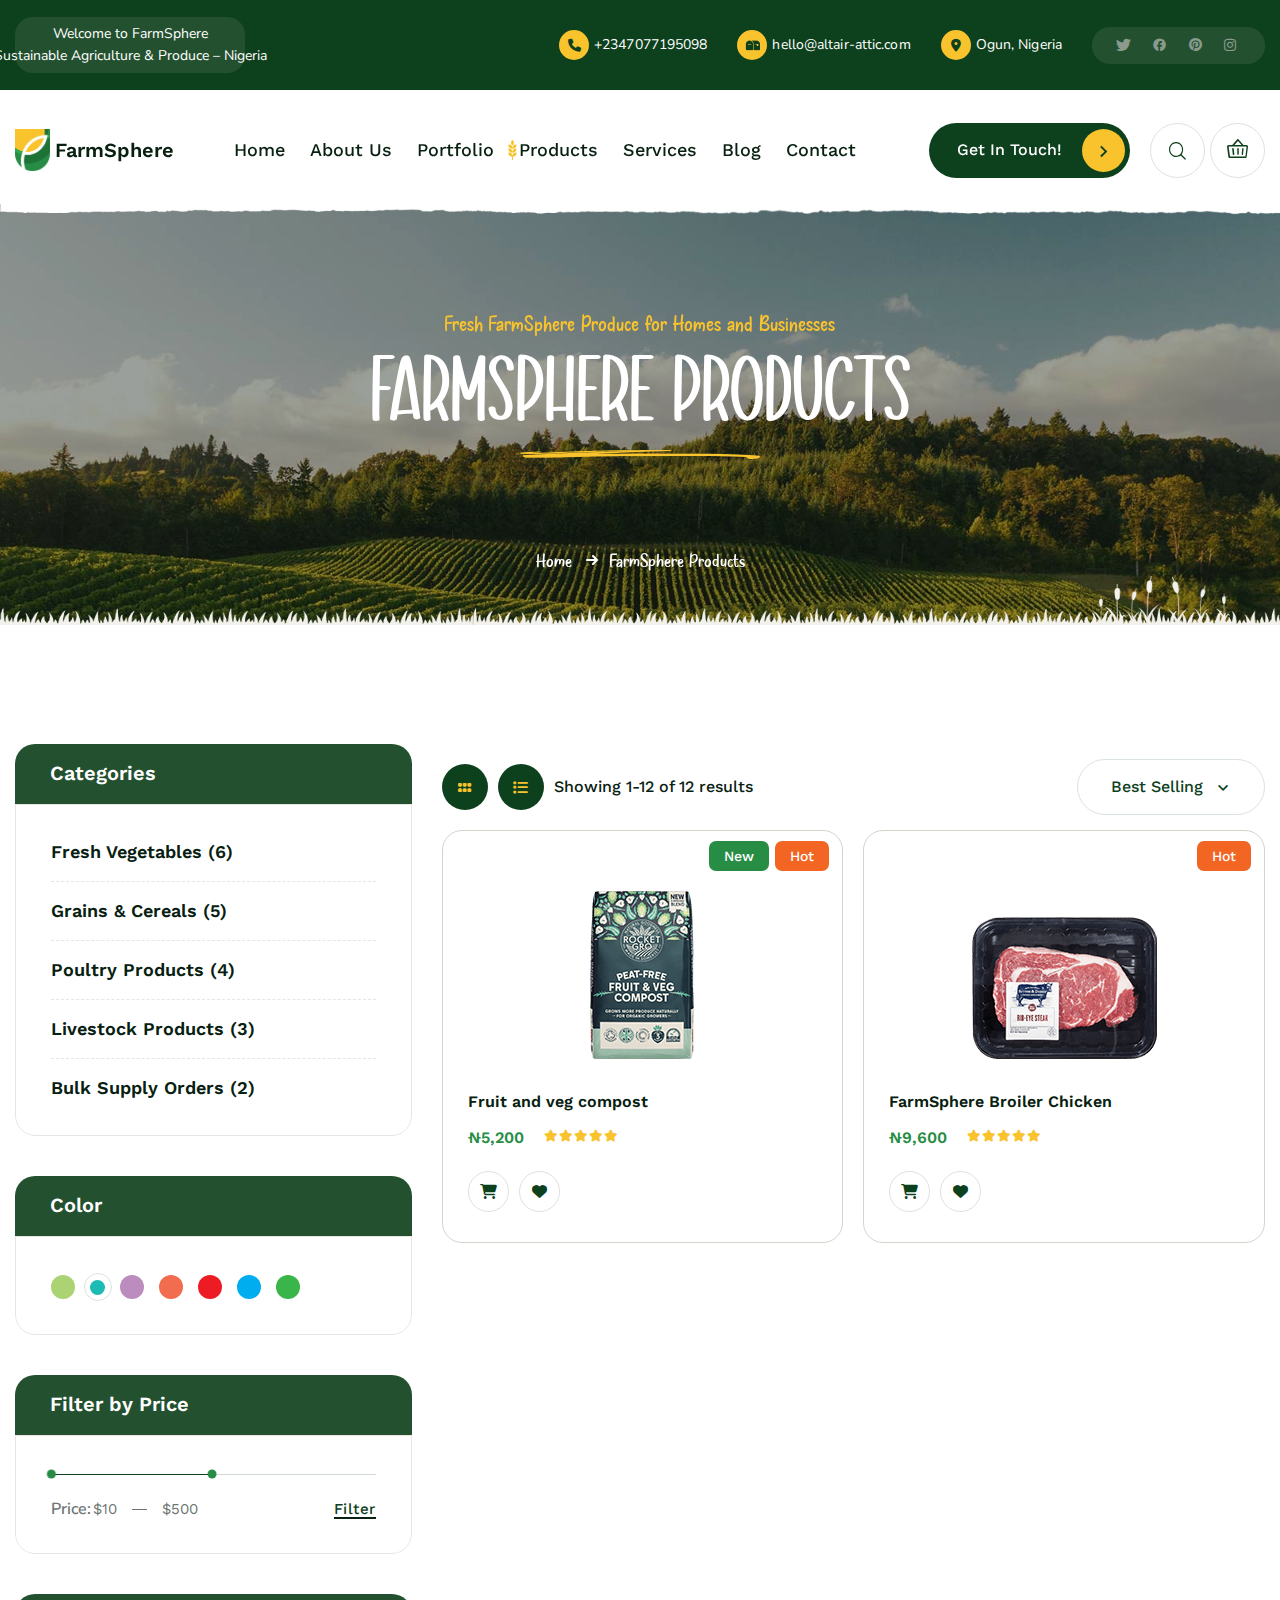
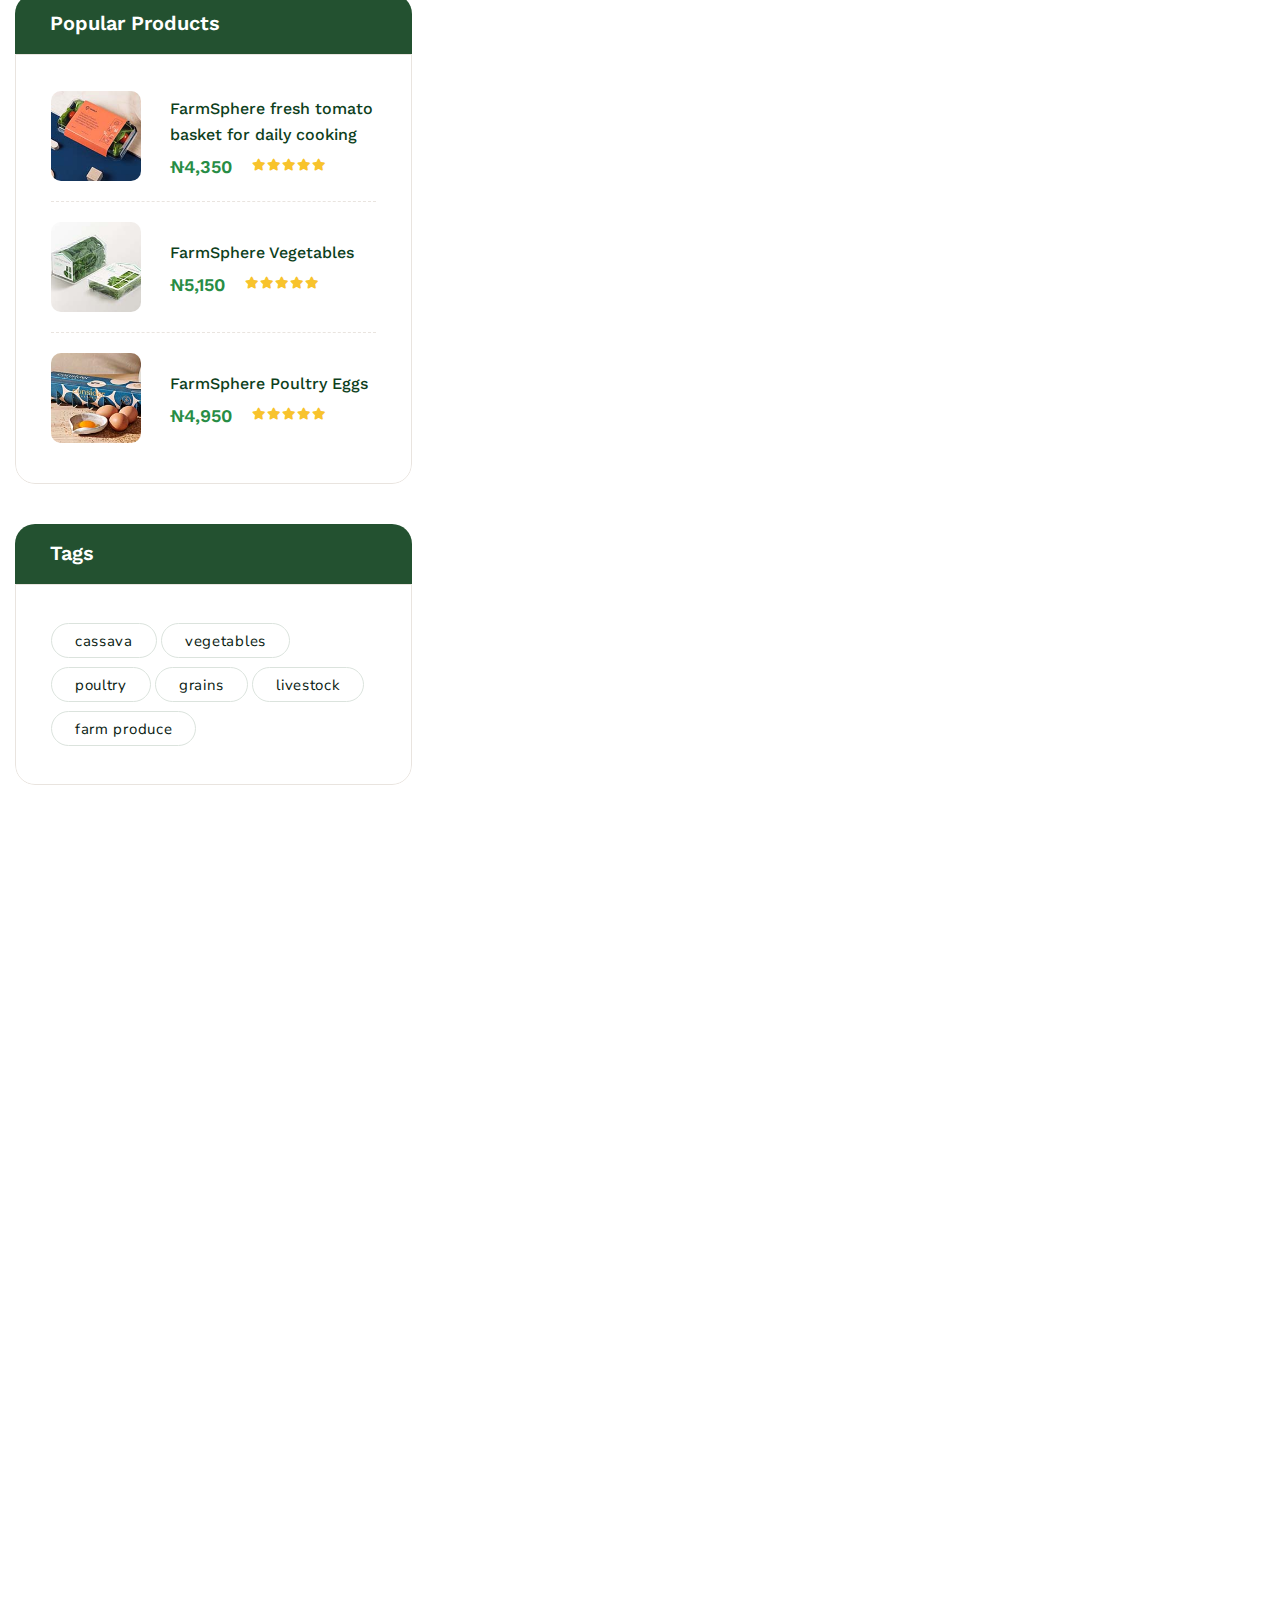
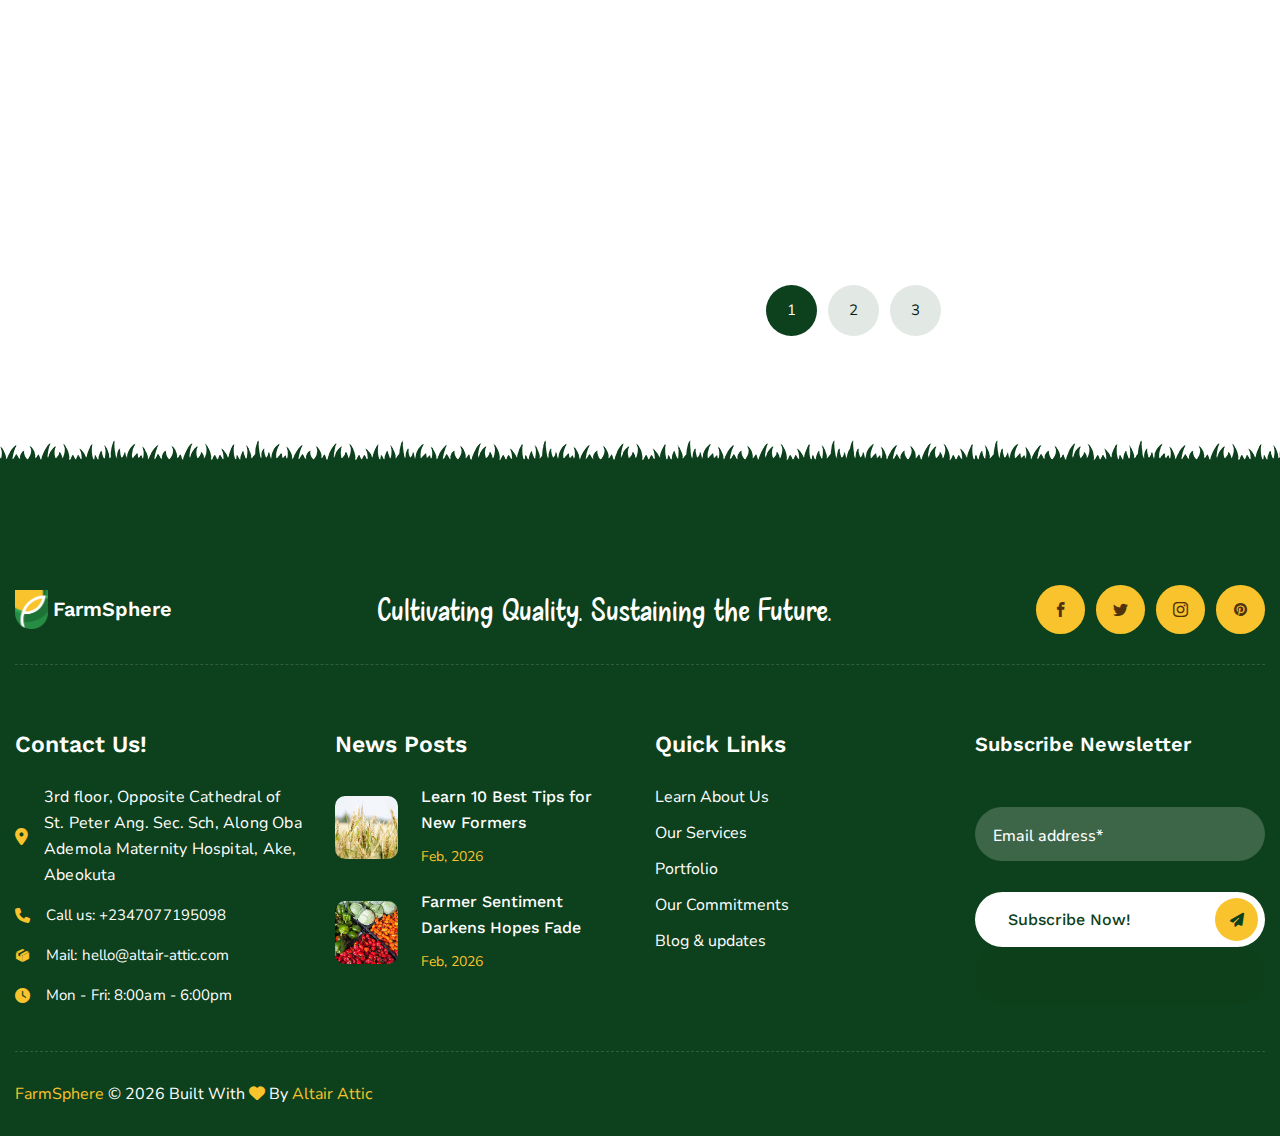
<file: frontend/products.html>
<!DOCTYPE html>
<!--[if IE 8]><html class="ie" xmlns="http://www.w3.org/1999/xhtml" xml:lang="en-US" lang="en-US"> <![endif]-->
<!--[if (gte IE 9)|!(IE)]><!-->
<html xmlns="http://www.w3.org/1999/xhtml" xml:lang="en-US" lang="en-US">
<!--<![endif]-->



<head>
    <!-- Basic Page Needs -->
    <meta charset="utf-8" />
    <title>Products – FarmSphere</title>
    <!--[if IE]><meta http-equiv='X-UA-Compatible' content='IE=edge,chrome=1'><![endif]-->
    <meta name="description"
        content="FarmSphere product catalog: fresh vegetables, grains & cereals, poultry, livestock, and bulk farm produce. Place an order or contact sales.">
    <meta name="keywords"
        content="FarmSphere, farm produce, vegetables, grains, poultry, livestock, Nigeria agriculture">
    <meta name="author" content="FarmSphere">

    <!-- Mobile Specific Metas -->
    <meta name="viewport" content="width=device-width, initial-scale=1, maximum-scale=1" />

    <!-- Bootstrap  -->
    <link rel="stylesheet" type="text/css" href="assets/css/bootstrap.css" />

    <!-- Theme Style -->
    <link rel="stylesheet" type="text/css" href="assets/css/magnific-popup.min.css" />
    <link rel="stylesheet" type="text/css" href="assets/css/drift-basic.min.css" />
    <link rel="stylesheet" type="text/css" href="assets/css/swiper-bundle.min.css" />
    <link rel="stylesheet" type="text/css" href="assets/css/nouislider.min.css" />
    <link rel="stylesheet" type="text/css" href="assets/css/styles.css" />

    <!-- Animation Style -->
    <link rel="stylesheet" type="text/css" href="assets/css/animate.min.css" />

    <!-- Font -->
    <link rel="stylesheet" href="assets/font/fonts.css" />

    <!-- Icon -->
    <link rel="stylesheet" type="text/css" href="assets/icons/icomoon/style.css" />
    <link rel="stylesheet" type="text/css" href="assets/icons/fontawesome/css/all.min.css" />

    <!-- Favicon and Touch Icons  -->
    <link rel="shortcut icon" href="assets/images/logo/logo3x.png" />
    <link rel="apple-touch-icon-precomposed" href="assets/images/logo/logo3x.png" />

    <!--[if lt IE 9]>
        <script src="javascript/html5shiv.js"></script>
        <script src="javascript/respond.min.js"></script>
    <![endif]-->
</head>

<body>
    <!-- Wrapper -->
    <div id="wrapper">
        <!-- Preloader -->
        <div id="loading">
            <div id="loading-center">
                <div class="loader-container">
                    <div class="wrap-loader">
                        <div class="loader">
                        </div>
                        <div class="icon">
                            <img src="assets/images/logo/logo3x.png" alt="">
                        </div>
                    </div>
                </div>
            </div>
        </div><!-- /.Preloader -->

        <!-- Top-bar -->
        <div class="tf-topbar">
            <div class="tf-container w-1780">
                <div class="row">
                    <div class="col-lg-12">
                        <div class="topbar-inner">
                            <div class="topbar-left">
                                <span class="fs-14 font-nunito">Welcome to FarmSphere</span>
                                <span class="fs-14 font-nunito">Sustainable Agriculture & Produce – Nigeria</span>
                            </div>
                            <div class="topbar-right">
                                <ul class="contact-list">
                                    <li class="item">
                                        <a href="#" class="icon">
                                            <i class="fa-solid fa-phone"></i>
                                        </a>
                                        <a href="tel:+2347077195098"> +2347077195098 </a>
                                    </li>
                                    <li class="item">
                                        <a href="#" class="icon">
                                            <img src="assets/icons/mailbox.png" alt="" />
                                        </a>
                                        <a href="mailto:hello@altair-attic.com">
                                            hello@altair-attic.com
                                        </a>
                                    </li>
                                    <li class="item">
                                        <a href="#" class="icon">
                                            <i class="fa-solid fa-location-dot"></i>
                                        </a>
                                        <a href="#">
                                            Ogun, Nigeria
                                        </a>
                                    </li>
                                </ul>
                                <ul class="social-list">
                                    <li class="item">
                                        <a href="#">
                                            <i class="icon-twitter"></i>
                                        </a>
                                    </li>
                                    <li class="item">
                                        <a href="#">
                                            <i class="icon-facebook"></i>
                                        </a>
                                    </li>
                                    <li class="item">
                                        <a href="#">
                                            <i class="icon-pinterest"></i>
                                        </a>
                                    </li>
                                    <li class="item">
                                        <a href="#">
                                            <i class="icon-instagram2"></i>
                                        </a>
                                    </li>
                                </ul>
                            </div>
                        </div>
                    </div>
                </div>
            </div>
        </div><!-- /.Top-bar -->

        <!-- Welcome -->
        <div class="box-welcome">
            <div class="tf-overlay"></div>
            <div class="welcome-wrap">
                <div class="content">
                    <div class="btn-close-welcome icon style-circle">
                        <i class="icon-close"></i>
                    </div>
                    <h3 class="title font-snowfall">
                        FarmSphere <br />
                        Cultivating Quality. Sustaining the Future.
                    </h3>
                    <p class="text font-nunito">
                        Sustainable farming and trusted produce. <br />
                        Reach us anytime—we're here to help.
                    </p>
                    <ul class="infor-list">
                        <li class="item">
                            <i class="fa-solid fa-location-dot fs-18"></i>
                            <p>
                                3rd floor, Opposite Cathedral of St. Peter Ang. Sec. Sch, Along Oba Ademola Maternity
                                Hospital, Ake, Abeokuta
                            </p>
                        </li>
                        <li class="item">
                            <i class="fa-solid fa-phone"></i>
                            <p>
                                Call us: +2347077195098
                            </p>
                        </li>
                        <li class="item">
                            <img src="assets/icons/mailbox-2.png" alt="" />
                            <p>
                                Mail Support:
                                hello@altair-attic.com
                            </p>
                        </li>
                        <li class="item">
                            <i class="fa-solid fa-clock"></i>
                            <p>
                                Mon - Fri: 8:00am - 6:00pm
                            </p>
                        </li>
                    </ul>
                    <div class="wg-social">
                        <ul class="list">
                            <li class="item">
                                <a href="#"><i class="icon-facebook1"></i></a>
                            </li>
                            <li class="item">
                                <a href="#"><i class="icon-twitter"></i></a>
                            </li>
                            <li class="item">
                                <a href="#"><i class="icon-instagram2"></i></a>
                            </li>
                            <li class="item">
                                <a href="#"><i class="icon-pinterest"></i></a>
                            </li>
                        </ul>
                    </div>
                </div>
            </div>
        </div><!-- /.Welcome -->

        <!-- Header  -->
        <header class="header has-item-bot" id="header-main">
            <div class="tf-container w-1780">
                <div class="row">
                    <div class="col-lg-12">
                        <div class="header-inner">
                            <div class="header-left">
                                <div class="logo-site">
                                    <a href="index.html" class="d-flex align-items-center gap-2">
                                        <img src="assets/images/logo/logo3x.png" alt="FarmSphere" class="logo-icon" />
                                        <span class="logo-text font-worksans fw-6 fs-20">FarmSphere</span>
                                    </a>
                                </div>
                                <div class="main-nav">
                                    <ul class="nav-list">
                                        <li class="item">
                                            <a href="index.html">Home</a>
                                        </li>
                                        <li class="item">
                                            <a href="about.html">About Us</a>
                                        </li>
                                        <li class="item">
                                            <a href="portfolio.html">Portfolio</a>
                                        </li>
                                        <li class="item current-menu">
                                            <a href="products.html">Products</a>
                                        </li>
                                        <li class="item">
                                            <a href="services.html">Services</a>
                                        </li>
                                        <li class="item">
                                            <a href="blog.html">Blog</a>
                                        </li>
                                        <li class="item">
                                            <a href="contact.html">Contact</a>
                                        </li>
                                    </ul>
                                </div>
                            </div>
                            <div class="header-right">
                                <a href="contact.html" class="tf-btn gap-30">
                                    <span class="text-style">
                                        Get In Touch!
                                    </span>
                                    <div class="icon">
                                        <i class="icon-arrow_right"></i>
                                    </div>
                                </a>
                                <div class="icon-wrap">
                                    <a class="icon header-search" href="#canvasSearch" data-bs-toggle="offcanvas">
                                        <i class="icon-magnifying-glass fs-21"></i>
                                    </a>
                                    <a href="#addcart" class="icon wg-bag" data-bs-toggle="modal">
                                        <i class="icon-basket"></i>
                                    </a>
                                </div>
                                <div class="wg-welcome btn-open-welcome">
                                    <i class="icon-fences-icon fs-24"></i>
                                </div>

                                <div class="mobile-button">
                                    <span></span>
                                </div>
                            </div>
                        </div>
                        <div class="mobile-nav-wrap">
                            <div class="overlay-mobile-nav"></div>
                            <div class="inner-mobile-nav overflow-y-auto">
                                <div class="top">
                                    <div class="logo">
                                        <a href="index.html" rel="home"
                                            class="main-logo d-flex align-items-center gap-2">
                                            <img id="mobile-logo_header" alt="FarmSphere"
                                                src="assets/images/logo/logo3x.png" class="logo-icon" />
                                            <span class="logo-text font-worksans fw-6 fs-20">FarmSphere</span>
                                        </a>
                                        <div class="mobile-nav-close">
                                            <i class="icon-close"></i>
                                        </div>
                                    </div>
                                    <nav id="mobile-main-nav" class="mobile-main-nav">
                                        <ul id="menu-mobile-menu" class="menu">
                                            <li class="menu-item">
                                                <a class="item-menu-mobile" href="index.html">Home</a>
                                            </li>
                                            <li class="menu-item">
                                                <a class="item-menu-mobile" href="about.html">About Us</a>
                                            </li>
                                            <li class="menu-item">
                                                <a class="item-menu-mobile" href="portfolio.html">Portfolio</a>
                                            </li>
                                            <li class="menu-item current-nav">
                                                <a class="item-menu-mobile current" href="products.html">Products</a>
                                            </li>
                                            <li class="menu-item">
                                                <a class="item-menu-mobile" href="services.html">Services</a>
                                            </li>
                                            <li class="menu-item">
                                                <a class="item-menu-mobile" href="blog.html">Blog</a>
                                            </li>
                                            <li class="menu-item">
                                                <a class="item-menu-mobile" href="contact.html">Contact</a>
                                            </li>
                                        </ul>
                                    </nav>
                                    <div class="group-icon">
                                        <a class="site-nav-icon header-search" href="#canvasSearch"
                                            data-bs-toggle="offcanvas">
                                            <i class="icon-magnifying-glass fs-21"> </i>
                                            Search
                                        </a>
                                        <a href="#addcart" class="site-nav-icon wg-bag" data-bs-toggle="modal">
                                            <i class="icon-basket"></i>
                                            Shop
                                        </a>
                                    </div>
                                </div>
                                <div class="bottom">
                                    <div class="infor-list">
                                        <ul>
                                            <li>
                                                <h5 class="title">
                                                    Address:
                                                </h5>
                                                <p>
                                                    Ogun, Nigeria
                                                </p>
                                            </li>
                                            <li>
                                                <h5 class="title">
                                                    Phone:
                                                </h5>
                                                <p>
                                                    +2347077195098
                                                </p>
                                            </li>
                                            <li>
                                                <h5 class="title">
                                                    Email:
                                                </h5>
                                                <p>

                                                    hello@altair-attic.com
                                                </p>
                                            </li>
                                        </ul>
                                    </div>
                                    <div class="wg-social">
                                        <ul class="list">
                                            <li class="item">
                                                <a href="#"><i class="icon-facebook1"></i></a>
                                            </li>
                                            <li class="item">
                                                <a href="#"><i class="icon-twitter"></i></a>
                                            </li>
                                            <li class="item">
                                                <a href="#"><i class="icon-instagram2"></i></a>
                                            </li>
                                            <li class="item">
                                                <a href="#"><i class="icon-pinterest"></i></a>
                                            </li>
                                        </ul>
                                    </div>
                                </div>
                            </div>
                        </div>
                    </div>
                </div>
            </div>
            <div class="fixed-header style-absolute">
                <div class="tf-container w-1780">
                    <div class="row">
                        <div class="col-lg-12">
                            <div class="header-inner ">
                                <div class="header-left">
                                    <div class="logo-site">
                                        <a href="index.html" class="d-flex align-items-center gap-2">
                                            <img src="assets/images/logo/logo3x.png" alt="FarmSphere"
                                                class="logo-icon" />
                                            <span class="logo-text font-worksans fw-6 fs-20">FarmSphere</span>
                                        </a>
                                    </div>
                                    <div class="main-nav">
                                        <ul class="nav-list">
                                            <li class="item">
                                                <a href="index.html">Home</a>
                                            </li>
                                            <li class="item">
                                                <a href="about.html">About Us</a>
                                            </li>
                                            <li class="item">
                                                <a href="portfolio.html">Portfolio</a>
                                            </li>
                                            <li class="item current-menu">
                                                <a href="products.html">Products</a>
                                            </li>
                                            <li class="item">
                                                <a href="services.html">Services</a>
                                            </li>
                                            <li class="item">
                                                <a href="blog.html">Blog</a>
                                            </li>
                                            <li class="item">
                                                <a href="contact.html">Contact</a>
                                            </li>
                                        </ul>
                                    </div>
                                </div>
                                <div class="header-right">
                                    <a href="contact.html" class="tf-btn gap-30">
                                        <span class="text-style">
                                            Get In Touch!
                                        </span>
                                        <div class="icon">
                                            <i class="icon-arrow_right"></i>
                                        </div>
                                    </a>
                                    <div class="icon-wrap">
                                        <a class="icon header-search" href="#canvasSearch" data-bs-toggle="offcanvas">
                                            <i class="icon-magnifying-glass fs-21"></i>
                                        </a>
                                        <a href="#addcart" class="icon wg-bag" data-bs-toggle="modal">
                                            <i class="icon-basket"></i>
                                        </a>
                                    </div>
                                    <div class="wg-welcome btn-open-welcome">
                                        <i class="icon-fences-icon fs-24"></i>
                                    </div>
                                    <div class="mobile-button">
                                        <span></span>
                                    </div>
                                </div>
                            </div>

                        </div>
                    </div>
                </div>
                <div class="header-item children">
                    <img src="assets/images/item/page-title-top.png" alt="">
                </div>
            </div>

            <div class="header-item">
                <img src="assets/images/item/page-title-top.png" alt="">
            </div>
        </header><!-- /.Header -->

        <!-- Page-title -->
        <div class="page-title page-shop-detail  ">
            <div class="rellax" data-rellax-speed="5">
                <img src="assets/images/page-title/shop-detail.jpg" alt="">
            </div>
            <div class="content-wrap">
                <div class="tf-container w-1290">
                    <div class="row">
                        <div class="col-lg-12">
                            <div class="content center">
                                <p class="sub-title">
                                    Fresh FarmSphere Produce for Homes and Businesses
                                </p>
                                <h1 class="title">
                                    FarmSphere Products
                                </h1>
                                <div class="icon-img">
                                    <img src="assets/images/item/line-throw-title.png" alt="">
                                </div>
                                <div class="breadcrumb">
                                    <a href="index.html">Home</a>
                                    <div class="icon">
                                        <i class="icon-arrow-right1"></i>
                                    </div>
                                    <a href="javascript:void(0)"> FarmSphere Products </a>
                                </div>
                            </div>
                        </div>
                    </div>
                </div>
            </div>

            <div class="img-item item-2">
                <img src="assets/images/item/grass-6.png" alt="">
            </div>
        </div><!-- /.Page-title -->

        <!-- Main-content -->
        <div class="main-content page-shop-product pt-0">
            <div class="tf-container">
                <div class="row">
                    <div class="col-lg-4">
                        <div class="tf-sidebar">
                            <div class="sidebar-item sb-category">
                                <h5 class="sb-title">
                                    Categories
                                </h5>
                                <div class="sb-content">
                                    <ul class="category-list">
                                        <li class="item">
                                            <a href="#tf-shop-control">Fresh Vegetables (6)</a>
                                        </li>
                                        <li class="item">
                                            <a href="#tf-shop-control">Grains & Cereals (5)
                                            </a>
                                        </li>
                                        <li class="item">
                                            <a href="#tf-shop-control">Poultry Products (4)</a>
                                        </li>
                                        <li class="item">
                                            <a href="#tf-shop-control">Livestock Products (3)</a>
                                        </li>
                                        <li class="item">
                                            <a href="#tf-shop-control">Bulk Supply Orders (2)</a>
                                        </li>
                                    </ul>
                                </div>
                            </div>
                            <div class="sidebar-item ">
                                <h5 class="sb-title">
                                    Color
                                </h5>
                                <div class="sb-content sb-color">
                                    <ul class="color-list">
                                        <li class="color-1"></li>
                                        <li class="active color-2"></li>
                                        <li class="color-3"></li>
                                        <li class="color-4"></li>
                                        <li class="color-5"></li>
                                        <li class="color-6"></li>
                                        <li class="color-7"></li>
                                    </ul>
                                </div>
                            </div>
                            <div class="sidebar-item ">
                                <h5 class="sb-title">
                                    Filter by Price
                                </h5>
                                <div class="sb-content sb-filter-price">
                                    <div class="range-slider">
                                        <div id="range-two-val"></div>
                                        <div class="bottom">
                                            <div class="price-wrap">
                                                <span class="text font-nunito">
                                                    Price:
                                                </span>
                                                <div class="value">
                                                    <div id="skip-value-lower"></div>
                                                    <span class="line">


                                                    </span>
                                                    <div id="skip-value-upper"></div>
                                                </div>
                                            </div>
                                            <a href="#"
                                                class="tf-btn-read btn-filter font-worksans fw-5 hover-text-4">Filter</a>
                                        </div>
                                    </div>

                                </div>
                            </div>

                            <div class="sidebar-item sb-latest-new">
                                <h5 class="sb-title">
                                    Popular Products
                                </h5>
                                <div class="sb-content sb-popular-product">
                                    <ul class="latest-list style-2">
                                        <li class="item img-hover">
                                            <div class="image hover-item">
                                                <img src="assets/images/widget/sb-new.jpg" alt="">
                                            </div>
                                            <div class="content">
                                                <a href="#" class="name font-worksans fw-5 hover-text-4">
                                                    FarmSphere fresh tomato basket
                                                    for daily cooking
                                                </a>
                                                <div class="pricing-star">
                                                    <span class=" price font-worksans fw-6">₦4,350</span>
                                                    <div class="wg-rating">
                                                        <i class="fa-solid fa-star"></i>
                                                        <i class="fa-solid fa-star"></i>
                                                        <i class="fa-solid fa-star"></i>
                                                        <i class="fa-solid fa-star"></i>
                                                        <i class="fa-solid fa-star"></i>
                                                    </div>
                                                </div>
                                            </div>
                                        </li>
                                        <li class="item img-hover">
                                            <div class="image hover-item">

                                                <img src="assets/images/widget/sb-new-2.jpg" alt="">
                                            </div>
                                            <div class="content">
                                                <a href="#" class="name font-worksans fw-5 hover-text-4">
                                                    FarmSphere Vegetables
                                                </a>
                                                <div class="pricing-star">
                                                    <span class=" price font-worksans fw-6">₦5,150</span>
                                                    <div class="wg-rating">
                                                        <i class="fa-solid fa-star"></i>
                                                        <i class="fa-solid fa-star"></i>
                                                        <i class="fa-solid fa-star"></i>
                                                        <i class="fa-solid fa-star"></i>
                                                        <i class="fa-solid fa-star"></i>
                                                    </div>
                                                </div>
                                            </div>
                                        </li>
                                        <li class="item img-hover">
                                            <div class="image hover-item">
                                                <img src="assets/images/widget/sb-new-3.jpg" alt="">
                                            </div>
                                            <div class="content">
                                                <a href="#" class="name font-worksans fw-5 hover-text-4">
                                                    FarmSphere Poultry Eggs
                                                </a>
                                                <div class="pricing-star">
                                                    <span class=" price font-worksans fw-6">₦4,950</span>
                                                    <div class="wg-rating">
                                                        <i class="fa-solid fa-star"></i>
                                                        <i class="fa-solid fa-star"></i>
                                                        <i class="fa-solid fa-star"></i>
                                                        <i class="fa-solid fa-star"></i>
                                                        <i class="fa-solid fa-star"></i>
                                                    </div>
                                                </div>
                                            </div>
                                        </li>
                                    </ul>
                                </div>
                            </div>

                            <div class="sidebar-item sb-tag">
                                <h5 class="sb-title">
                                    Tags
                                </h5>
                                <div class="sb-content">

                                    <ul class="tag-list">
                                        <li class="item">
                                            <a href="#">cassava</a>
                                        </li>
                                        <li class="item">
                                            <a href="#">vegetables</a>
                                        </li>
                                        <li class="item">
                                            <a href="#">poultry</a>
                                        </li>
                                        <li class="item">
                                            <a href="#">grains</a>
                                        </li>
                                        <li class="item">
                                            <a href="#">livestock</a>
                                        </li>
                                        <li class="item">
                                            <a href="#">farm produce</a>
                                        </li>
                                    </ul>
                                </div>
                            </div>
                        </div>
                    </div>
                    <div class="col-lg-8">
                        <div class="tf-shop-control" id="tf-shop-control">
                            <div class="control-left">
                                <div class="btn-view view-grid">
                                    <i class="fa-solid fa-grip"></i>
                                </div>
                                <div class="btn-view view-list">
                                    <i class="fa-solid fa-list"></i>
                                </div>
                                <p class="font-worksans fw-5">
                                    Showing 1-12 of 12 results
                                </p>
                            </div>
                            <div class="control-right">
                                <div class="tf-control-sorting">
                                    <div class="tf-dropdown-sort">
                                        <div class="tf-btn style-2" data-bs-toggle="dropdown">
                                            <span class="text-sort-value">Default sorting</span>
                                            <i class="icon-arrow_down"></i>
                                        </div>
                                        <div class="dropdown-menu ">
                                            <div class="select-item ">
                                                <span class="text-value-item">
                                                    Price: Low to High
                                                </span>
                                            </div>
                                            <div class="select-item">
                                                <span class="text-value-item">
                                                    Price: High to Low
                                                </span>
                                            </div>
                                            <div class="select-item active">
                                                <span class="text-value-item">
                                                    Best Selling
                                                </span>
                                            </div>
                                            <div class="select-item ">
                                                <span class="text-value-item">
                                                    New Arrivals
                                                </span>
                                            </div>
                                        </div>
                                    </div>
                                </div>
                            </div>
                        </div>
                        <div class="wg-shop-content ">
                            <div class="grid-layout-3 gap-30-20">

                                <div class="card-product style-2 wow fadeInUp" data-wow-delay="0s">

                                    <div class="image">
                                        <img src="assets/images/item/haagen.png"
                                            data-src="assets/images/item/haagen.png" alt="" class="lazyload">
                                    </div>
                                    <a href="shop-details.html" class="name-product font-worksans hover-text-4">
                                        FarmSphere Fresh Apple
                                    </a>
                                    <div class="pricing-star">
                                        <div class="price-wrap">

                                            <span class=" price-2">₦4,250</span>
                                        </div>
                                        <div class="wg-rating">
                                            <i class="fa-solid fa-star"></i>
                                            <i class="fa-solid fa-star"></i>
                                            <i class="fa-solid fa-star"></i>
                                            <i class="fa-solid fa-star"></i>
                                            <i class="fa-solid fa-star"></i>
                                        </div>
                                    </div>
                                    <div class="product-btn-list">
                                        <a href="#addcart" class="icon shoping" data-bs-toggle="modal">
                                            <div class="tt-text">
                                                <p>
                                                    Add to cart
                                                </p>
                                            </div>
                                            <i class="fa-solid fa-cart-shopping"></i>
                                        </a>
                                        <a href="#wishlist" class="icon white-list" data-bs-toggle="modal">
                                            <div class="tt-text">
                                                <p>
                                                    Add Wishlist
                                                </p>
                                            </div>
                                            <i class="fa-solid fa-heart"></i>
                                        </a>
                                    </div>
                                </div>
                                <div class="card-product style-2 wow fadeInUp" data-wow-delay="0.1s">
                                    <ul class="trendy-list">
                                        <li class="trendy-item ">
                                            <p class="color-1">Hot</p>
                                        </li>
                                    </ul>
                                    <div class="image">
                                        <img src="assets/images/item/vimto.png" data-src="assets/images/item/vimto.png"
                                            alt="" class="lazyload">
                                    </div>
                                    <a href="shop-details.html" class="name-product font-worksans hover-text-4">
                                        FarmSphere Vimto
                                    </a>
                                    <div class="pricing-star">
                                        <div class="price-wrap">
                                            <span class=" price-1">₦6,200 </span>

                                            <span class=" price-2">₦4,650</span>
                                        </div>
                                        <div class="wg-rating">
                                            <i class="fa-solid fa-star"></i>
                                            <i class="fa-solid fa-star"></i>
                                            <i class="fa-solid fa-star"></i>
                                            <i class="fa-solid fa-star"></i>
                                            <i class="fa-solid fa-star"></i>
                                        </div>
                                    </div>
                                    <div class="product-btn-list">
                                        <a href="#addcart" class="icon shoping" data-bs-toggle="modal">

                                            <div class="tt-text">

                                                <p>
                                                    Add to cart
                                                </p>
                                            </div>
                                            <i class="fa-solid fa-cart-shopping"></i>
                                        </a>
                                        <a href="#wishlist" class="icon white-list" data-bs-toggle="modal">
                                            <div class="tt-text">

                                                <p>
                                                    Add Wishlist
                                                </p>
                                            </div>
                                            <i class="fa-solid fa-heart"></i>
                                        </a>
                                    </div>
                                </div>
                                <div class="card-product style-2 wow fadeInUp" data-wow-delay="0.2s">
                                    <ul class="trendy-list">
                                        <li class="trendy-item ">
                                            <p class="color-1">Sale</p>
                                        </li>

                                    </ul>
                                    <div class="image">
                                        <img src="assets/images/item/bag.png" data-src="assets/images/item/bag.png"
                                            alt="" class="lazyload">
                                    </div>
                                    <a href="shop-details.html" class="name-product font-worksans hover-text-4">
                                        Premium Sweet Oranges
                                    </a>
                                    <div class="pricing-star">
                                        <div class="price-wrap">

                                            <span class=" price-1">₦8,950</span>

                                            <span class=" price-2">₦6,950</span>
                                        </div>
                                        <div class="wg-rating">
                                            <i class="fa-solid fa-star"></i>
                                            <i class="fa-solid fa-star"></i>
                                            <i class="fa-solid fa-star"></i>
                                            <i class="fa-solid fa-star"></i>
                                            <i class="fa-solid fa-star"></i>
                                        </div>
                                    </div>
                                    <div class="product-btn-list">
                                        <a href="#addcart" class="icon shoping" data-bs-toggle="modal">

                                            <div class="tt-text">

                                                <p>
                                                    Add to cart
                                                </p>
                                            </div>
                                            <i class="fa-solid fa-cart-shopping"></i>
                                        </a>
                                        <a href="#wishlist" class="icon white-list" data-bs-toggle="modal">
                                            <div class="tt-text">

                                                <p>
                                                    Add Wishlist
                                                </p>
                                            </div>
                                            <i class="fa-solid fa-heart"></i>
                                        </a>
                                    </div>
                                </div>
                                <div class="card-product style-2 wow fadeInUp" data-wow-delay="0s">
                                    <ul class="trendy-list">
                                        <li class="trendy-item ">
                                            <p class="color-2">New</p>
                                        </li>
                                        <li class="trendy-item ">
                                            <p class="color-3">Hot</p>
                                        </li>

                                    </ul>
                                    <div class="image">
                                        <img src="assets/images/item/macaroni.png"
                                            data-src="assets/images/item/macaroni.png" alt="" class="lazyload">
                                    </div>
                                    <a href="shop-details.html" class="name-product font-worksans hover-text-4">
                                        Fruit and veg compost
                                    </a>
                                    <div class="pricing-star">
                                        <div class="price-wrap">

                                            <span class=" price-2">₦5,200</span>
                                        </div>
                                        <div class="wg-rating">
                                            <i class="fa-solid fa-star"></i>
                                            <i class="fa-solid fa-star"></i>
                                            <i class="fa-solid fa-star"></i>
                                            <i class="fa-solid fa-star"></i>
                                            <i class="fa-solid fa-star"></i>
                                        </div>
                                    </div>
                                    <div class="product-btn-list">
                                        <a href="#addcart" class="icon shoping" data-bs-toggle="modal">

                                            <div class="tt-text">

                                                <p>
                                                    Add to cart
                                                </p>
                                            </div>
                                            <i class="fa-solid fa-cart-shopping"></i>
                                        </a>
                                        <a href="#wishlist" class="icon white-list" data-bs-toggle="modal">
                                            <div class="tt-text">

                                                <p>
                                                    Add Wishlist
                                                </p>
                                            </div>
                                            <i class="fa-solid fa-heart"></i>
                                        </a>
                                    </div>
                                </div>
                                <div class="card-product style-2 wow fadeInUp" data-wow-delay="0.1s">

                                    <div class="image">
                                        <img src="assets/images/item/extre-budweiser.png"
                                            data-src="assets/images/item/extre-budweiser.png" alt="" class="lazyload">
                                    </div>
                                    <a href="shop-details.html" class="name-product font-worksans hover-text-4">
                                        extre-budweiser Bundle
                                    </a>
                                    <div class="pricing-star">
                                        <div class="price-wrap">
                                            <span class=" price-2">₦4,300</span>
                                        </div>
                                        <div class="wg-rating">
                                            <i class="fa-solid fa-star"></i>
                                            <i class="fa-solid fa-star"></i>
                                            <i class="fa-solid fa-star"></i>
                                            <i class="fa-solid fa-star"></i>
                                            <i class="fa-solid fa-star"></i>
                                        </div>
                                    </div>
                                    <div class="product-btn-list">
                                        <a href="#addcart" class="icon shoping" data-bs-toggle="modal">

                                            <div class="tt-text">

                                                <p>
                                                    Add to cart
                                                </p>
                                            </div>
                                            <i class="fa-solid fa-cart-shopping"></i>
                                        </a>
                                        <a href="#wishlist" class="icon white-list" data-bs-toggle="modal">
                                            <div class="tt-text">

                                                <p>
                                                    Add Wishlist
                                                </p>
                                            </div>
                                            <i class="fa-solid fa-heart"></i>
                                        </a>
                                    </div>
                                </div>
                                <div class="card-product style-2 wow fadeInUp" data-wow-delay="0.2s">
                                    <ul class="trendy-list">

                                        <li class="trendy-item ">
                                            <p class="color-2">New</p>
                                        </li>
                                        <li class="trendy-item ">
                                            <p class="color-4">Seasonal</p>
                                        </li>
                                    </ul>
                                    <div class="image">
                                        <img src="assets/images/item/sitema.png"
                                            data-src="assets/images/item/sitema.png" alt="" class="lazyload">
                                    </div>
                                    <a href="shop-details.html" class="name-product font-worksans hover-text-4">
                                        FarmSphere Maize
                                    </a>
                                    <div class="pricing-star">
                                        <div class="price-wrap">
                                            <span class=" price-2">₦3,900</span>
                                        </div>
                                        <div class="wg-rating">
                                            <i class="fa-solid fa-star"></i>
                                            <i class="fa-solid fa-star"></i>
                                            <i class="fa-solid fa-star"></i>
                                            <i class="fa-solid fa-star"></i>
                                            <i class="fa-solid fa-star"></i>
                                        </div>
                                    </div>
                                    <div class="product-btn-list">
                                        <a href="#addcart" class="icon shoping" data-bs-toggle="modal">

                                            <div class="tt-text">

                                                <p>
                                                    Add to cart
                                                </p>
                                            </div>
                                            <i class="fa-solid fa-cart-shopping"></i>
                                        </a>
                                        <a href="#wishlist" class="icon white-list" data-bs-toggle="modal">
                                            <div class="tt-text">

                                                <p>
                                                    Add Wishlist
                                                </p>
                                            </div>
                                            <i class="fa-solid fa-heart"></i>
                                        </a>
                                    </div>
                                </div>
                                <div class="card-product style-2 wow fadeInUp" data-wow-delay="0s">

                                    <div class="image">
                                        <img src="assets/images/item/avocado.png"
                                            data-src="assets/images/item/avocado.png" alt="" class="lazyload">
                                    </div>
                                    <a href="shop-details.html" class="name-product font-worksans hover-text-4">
                                        Avocado Fruit Basket
                                    </a>
                                    <div class="pricing-star">
                                        <div class="price-wrap">
                                            <span class=" price-2">₦7,800</span>
                                        </div>
                                        <div class="wg-rating">
                                            <i class="fa-solid fa-star"></i>
                                            <i class="fa-solid fa-star"></i>
                                            <i class="fa-solid fa-star"></i>
                                            <i class="fa-solid fa-star"></i>
                                            <i class="fa-solid fa-star"></i>
                                        </div>
                                    </div>
                                    <div class="product-btn-list">
                                        <a href="#addcart" class="icon shoping" data-bs-toggle="modal">

                                            <div class="tt-text">

                                                <p>
                                                    Add to cart
                                                </p>
                                            </div>
                                            <i class="fa-solid fa-cart-shopping"></i>
                                        </a>
                                        <a href="#wishlist" class="icon white-list" data-bs-toggle="modal">
                                            <div class="tt-text">

                                                <p>
                                                    Add Wishlist
                                                </p>
                                            </div>
                                            <i class="fa-solid fa-heart"></i>
                                        </a>
                                    </div>
                                </div>
                                <div class="card-product style-2 wow fadeInUp" data-wow-delay="0.1s">

                                    <div class="image">
                                        <img src="assets/images/item/banana.png"
                                            data-src="assets/images/item/banana.png" alt="" class="lazyload">
                                    </div>
                                    <a href="shop-details.html" class="name-product font-worksans hover-text-4">
                                        Ripe Plantain Bunch
                                    </a>
                                    <div class="pricing-star">
                                        <div class="price-wrap">
                                            <span class=" price-2">₦4,100</span>
                                        </div>
                                        <div class="wg-rating">
                                            <i class="fa-solid fa-star"></i>
                                            <i class="fa-solid fa-star"></i>
                                            <i class="fa-solid fa-star"></i>
                                            <i class="fa-solid fa-star"></i>
                                            <i class="fa-solid fa-star"></i>
                                        </div>
                                    </div>
                                    <div class="product-btn-list">
                                        <a href="#addcart" class="icon shoping" data-bs-toggle="modal">

                                            <div class="tt-text">

                                                <p>
                                                    Add to cart
                                                </p>
                                            </div>
                                            <i class="fa-solid fa-cart-shopping"></i>
                                        </a>
                                        <a href="#wishlist" class="icon white-list" data-bs-toggle="modal">
                                            <div class="tt-text">

                                                <p>
                                                    Add Wishlist
                                                </p>
                                            </div>
                                            <i class="fa-solid fa-heart"></i>
                                        </a>
                                    </div>
                                </div>
                                <div class="card-product style-2 wow fadeInUp" data-wow-delay="0.2s">

                                    <div class="image">
                                        <img src="assets/images/item/flover.png"
                                            data-src="assets/images/item/flover.png" alt="" class="lazyload">
                                    </div>
                                    <a href="shop-details.html" class="name-product font-worksans hover-text-4">
                                        Flover
                                    </a>
                                    <div class="pricing-star">
                                        <div class="price-wrap">
                                            <span class=" price-2">₦4,450</span>
                                        </div>
                                        <div class="wg-rating">
                                            <i class="fa-solid fa-star"></i>
                                            <i class="fa-solid fa-star"></i>
                                            <i class="fa-solid fa-star"></i>
                                            <i class="fa-solid fa-star"></i>
                                            <i class="fa-solid fa-star"></i>
                                        </div>
                                    </div>
                                    <div class="product-btn-list">
                                        <a href="#addcart" class="icon shoping" data-bs-toggle="modal">

                                            <div class="tt-text">

                                                <p>
                                                    Add to cart
                                                </p>
                                            </div>
                                            <i class="fa-solid fa-cart-shopping"></i>
                                        </a>
                                        <a href="#wishlist" class="icon white-list" data-bs-toggle="modal">
                                            <div class="tt-text">

                                                <p>
                                                    Add Wishlist
                                                </p>
                                            </div>
                                            <i class="fa-solid fa-heart"></i>
                                        </a>
                                    </div>
                                </div>
                                <div class="card-product style-2 wow fadeInUp" data-wow-delay="0s">
                                    <ul class="trendy-list">

                                        <li class="trendy-item ">
                                            <p class="color-3">Hot</p>
                                        </li>

                                    </ul>
                                    <div class="image">
                                        <img src="assets/images/item/dense.png" data-src="assets/images/item/dense.png"
                                            alt="" class="lazyload">
                                    </div>
                                    <a href="shop-details.html" class="name-product font-worksans hover-text-4">
                                        Leafy Greens Combo
                                    </a>
                                    <div class="pricing-star">
                                        <div class="price-wrap">
                                            <span class=" price-2">₦5,750</span>
                                        </div>
                                        <div class="wg-rating">
                                            <i class="fa-solid fa-star"></i>
                                            <i class="fa-solid fa-star"></i>
                                            <i class="fa-solid fa-star"></i>
                                            <i class="fa-solid fa-star"></i>
                                            <i class="fa-solid fa-star"></i>
                                        </div>
                                    </div>
                                    <div class="product-btn-list">
                                        <a href="#addcart" class="icon shoping" data-bs-toggle="modal">

                                            <div class="tt-text">

                                                <p>
                                                    Add to cart
                                                </p>
                                            </div>
                                            <i class="fa-solid fa-cart-shopping"></i>
                                        </a>
                                        <a href="#wishlist" class="icon white-list" data-bs-toggle="modal">
                                            <div class="tt-text">

                                                <p>
                                                    Add Wishlist
                                                </p>
                                            </div>
                                            <i class="fa-solid fa-heart"></i>
                                        </a>
                                    </div>
                                </div>
                                <div class="card-product style-2 wow fadeInUp" data-wow-delay="0.1s">
                                    <ul class="trendy-list">

                                        <li class="trendy-item ">
                                            <p class="color-3">Hot</p>
                                        </li>

                                    </ul>
                                    <div class="image">
                                        <img src="assets/images/item/beef.png" data-src="assets/images/item/beef.png"
                                            alt="" class="lazyload">
                                    </div>
                                    <a href="shop-details.html" class="name-product font-worksans hover-text-4">
                                        FarmSphere Broiler Chicken
                                    </a>
                                    <div class="pricing-star">
                                        <div class="price-wrap">
                                            <span class=" price-2">₦9,600</span>
                                        </div>
                                        <div class="wg-rating">
                                            <i class="fa-solid fa-star"></i>
                                            <i class="fa-solid fa-star"></i>
                                            <i class="fa-solid fa-star"></i>
                                            <i class="fa-solid fa-star"></i>
                                            <i class="fa-solid fa-star"></i>
                                        </div>
                                    </div>
                                    <div class="product-btn-list">
                                        <a href="#addcart" class="icon shoping" data-bs-toggle="modal">

                                            <div class="tt-text">

                                                <p>
                                                    Add to cart
                                                </p>
                                            </div>
                                            <i class="fa-solid fa-cart-shopping"></i>
                                        </a>
                                        <a href="#wishlist" class="icon white-list" data-bs-toggle="modal">
                                            <div class="tt-text">

                                                <p>
                                                    Add Wishlist
                                                </p>
                                            </div>
                                            <i class="fa-solid fa-heart"></i>
                                        </a>
                                    </div>
                                </div>
                                <div class="card-product style-2 wow fadeInUp" data-wow-delay="0.2s">
                                    <ul class="trendy-list">

                                        <li class="trendy-item ">
                                            <p class="color-4">Seasonal</p>
                                        </li>

                                    </ul>
                                    <div class="image">
                                        <img src="assets/images/item/from.png" data-src="assets/images/item/from.png"
                                            alt="" class="lazyload">
                                    </div>
                                    <a href="shop-details.html" class="name-product font-worksans hover-text-4">
                                        Fresh Pear
                                    </a>
                                    <div class="pricing-star">
                                        <div class="price-wrap">
                                            <span class=" price-2">₦4,980</span>
                                        </div>
                                        <div class="wg-rating">
                                            <i class="fa-solid fa-star"></i>
                                            <i class="fa-solid fa-star"></i>
                                            <i class="fa-solid fa-star"></i>
                                            <i class="fa-solid fa-star"></i>
                                            <i class="fa-solid fa-star"></i>
                                        </div>
                                    </div>
                                    <div class="product-btn-list">
                                        <a href="#addcart" class="icon shoping" data-bs-toggle="modal">

                                            <div class="tt-text">

                                                <p>
                                                    Add to cart
                                                </p>
                                            </div>
                                            <i class="fa-solid fa-cart-shopping"></i>
                                        </a>
                                        <a href="#wishlist" class="icon white-list" data-bs-toggle="modal">
                                            <div class="tt-text">

                                                <p>
                                                    Add Wishlist
                                                </p>
                                            </div>
                                            <i class="fa-solid fa-heart"></i>
                                        </a>
                                    </div>
                                </div>
                            </div>
                        </div>
                        <div class=" tf-page-pagination">
                            <ul>
                                <li>
                                    <a class="active" href="javascript:void(0)">1</a>
                                </li>
                                <li>
                                    <a href="#">2</a>
                                </li>
                                <li>
                                    <a href="#">3</a>
                                </li>
                            </ul>
                        </div>
                    </div>
                </div>
            </div>

        </div><!-- /.Main-content -->

        <!-- Footer -->
        <footer class="footer" id="footer-main">
            <div class="tf-container w-1290">
                <div class="row">
                    <div class="col-lg-12">
                        <div class="footer-top">
                            <div class="footer-left">
                                <div class="logo">
                                    <a href="index.html" class="d-flex align-items-center gap-2">
                                        <img src="assets/images/logo/logo3x.png" alt="FarmSphere" class="logo-icon" />
                                        <span class="logo-text font-worksans fw-6 fs-20 text-white">FarmSphere</span>
                                    </a>
                                </div>
                            </div>
                            <div class="footer-center">
                                <p class="font-snowfall">
                                    Cultivating Quality. Sustaining the Future.
                                </p>
                            </div>
                            <div class="footer-right">
                                <div class="wg-social">
                                    <ul class="list">
                                        <li class="item">
                                            <a href="#"><i class="icon-facebook1"></i></a>
                                        </li>
                                        <li class="item">
                                            <a href="#"><i class="icon-twitter"></i></a>
                                        </li>
                                        <li class="item">
                                            <a href="#"><i class="icon-instagram2"></i></a>
                                        </li>
                                        <li class="item">
                                            <a href="#"><i class="icon-pinterest"></i></a>
                                        </li>
                                    </ul>
                                </div>
                            </div>
                        </div>
                    </div>
                </div>
            </div>

            <div class="footer-inner">
                <div class="tf-container w-1290">
                    <div class="row">
                        <div class="col-lg-3 col-md-6 ">
                            <div class="footer-inner-wrap footer-col-block">
                                <h4 class="footer-title footer-title-desktop mb-23">
                                    Contact Us!
                                </h4>
                                <h4 class="footer-title footer-title-mobile mb-23">
                                    Contact Us!
                                </h4>
                                <ul class="contact-list tf-collapse-content">
                                    <li>
                                        <i class="fa-solid fa-location-dot fs-17"></i>
                                        <p class="address">
                                            3rd floor, Opposite Cathedral of St. Peter Ang. Sec. Sch, Along Oba Ademola
                                            Maternity Hospital, Ake, Abeokuta
                                        </p>
                                    </li>
                                    <li>
                                        <i class="fa-solid fa-phone"></i>
                                        <p class="phone-number fs-15">
                                            Call us: +2347077195098
                                        </p>
                                    </li>
                                    <li>
                                        <i class="icon-package-box"></i>
                                        <p class="email fs-15">
                                            Mail: hello@altair-attic.com
                                        </p>
                                    </li>
                                    <li>
                                        <i class="fa-solid fa-clock"></i>
                                        <p class="time-open fs-15">
                                            Mon - Fri: 8:00am - 6:00pm
                                        </p>
                                    </li>
                                </ul>
                            </div>
                        </div>
                        <div class="col-lg-3 col-md-6 ">
                            <div class="footer-inner-wrap footer-col-block">
                                <h4 class="footer-title footer-title-desktop mb-23">
                                    News Posts
                                </h4>
                                <h4 class="footer-title footer-title-mobile mb-23">
                                    News Posts
                                </h4>
                                <ul class="new-post-list tf-collapse-content">
                                    <li class="item img-hover">
                                        <div class="image hover-item">
                                            <img src="assets/images/section/f-new-post-1.jpg" alt="" />
                                        </div>
                                        <div class="content">
                                            <a href="#" class="title-post hover-text-secondary">
                                                Learn 10 Best Tips for New
                                                Formers
                                            </a>
                                            <p class="date-release">
                                                Feb, 2026
                                            </p>
                                        </div>
                                    </li>
                                    <li class="item img-hover">
                                        <div class="image hover-item">
                                            <img src="assets/images/section/f-new-post--2.jpg" alt="" />
                                        </div>
                                        <div class="content">
                                            <a href="#" class="title-post hover-text-secondary">
                                                Farmer Sentiment Darkens
                                                Hopes Fade
                                            </a>
                                            <p class="date-release">
                                                Feb, 2026
                                            </p>
                                        </div>
                                    </li>
                                </ul>
                            </div>
                        </div>
                        <div class="col-lg-3 col-md-6 ">
                            <div class="footer-inner-wrap footer-col-block">
                                <h4 class="footer-title footer-title-desktop mb-28">
                                    Quick Links
                                </h4>
                                <h4 class="footer-title footer-title-mobile mb-28">
                                    Quick Links
                                </h4>
                                <ul class="link-list tf-collapse-content">
                                    <li class="item">

                                        <a href="about-us.html">
                                            <svg xmlns="http://www.w3.org/2000/svg" viewBox="0 0 448 512" width="14"
                                                height="16">
                                                <path
                                                    d="M264.547 70.633L440.547 238.633C445.297 243.164 447.984 249.445 447.984 256.008S445.297 268.852 440.547 273.383L264.547 441.383C254.953 450.508 239.766 450.164 230.609 440.57C221.453 431.07 221.797 415.82 231.422 406.633L364.09 280.008H24C10.75 280.008 0 269.258 0 256.008S10.75 232.008 24 232.008H364.09L231.422 105.383C221.797 96.227 221.453 80.977 230.609 71.445C239.766 61.852 254.953 61.508 264.547 70.633Z">
                                                </path>
                                            </svg>
                                            Learn About Us
                                        </a>
                                    </li>
                                    <li class="item">

                                        <a href="services.html">

                                            <svg xmlns="http://www.w3.org/2000/svg" viewBox="0 0 448 512" width="14"
                                                height="16">
                                                <path
                                                    d="M264.547 70.633L440.547 238.633C445.297 243.164 447.984 249.445 447.984 256.008S445.297 268.852 440.547 273.383L264.547 441.383C254.953 450.508 239.766 450.164 230.609 440.57C221.453 431.07 221.797 415.82 231.422 406.633L364.09 280.008H24C10.75 280.008 0 269.258 0 256.008S10.75 232.008 24 232.008H364.09L231.422 105.383C221.797 96.227 221.453 80.977 230.609 71.445C239.766 61.852 254.953 61.508 264.547 70.633Z">
                                                </path>
                                            </svg>
                                            Our Services</a>
                                    </li>
                                    <li class="item">
                                        <a href="portfolio.html">
                                            <svg xmlns="http://www.w3.org/2000/svg" viewBox="0 0 448 512" width="14"
                                                height="16">
                                                <path
                                                    d="M264.547 70.633L440.547 238.633C445.297 243.164 447.984 249.445 447.984 256.008S445.297 268.852 440.547 273.383L264.547 441.383C254.953 450.508 239.766 450.164 230.609 440.57C221.453 431.07 221.797 415.82 231.422 406.633L364.09 280.008H24C10.75 280.008 0 269.258 0 256.008S10.75 232.008 24 232.008H364.09L231.422 105.383C221.797 96.227 221.453 80.977 230.609 71.445C239.766 61.852 254.953 61.508 264.547 70.633Z">
                                                </path>
                                            </svg>
                                            Portfolio</a>
                                    </li>
                                    <li class="item">
                                        <a href="commitment.html">
                                            <svg xmlns="http://www.w3.org/2000/svg" viewBox="0 0 448 512" width="14"
                                                height="16">
                                                <path
                                                    d="M264.547 70.633L440.547 238.633C445.297 243.164 447.984 249.445 447.984 256.008S445.297 268.852 440.547 273.383L264.547 441.383C254.953 450.508 239.766 450.164 230.609 440.57C221.453 431.07 221.797 415.82 231.422 406.633L364.09 280.008H24C10.75 280.008 0 269.258 0 256.008S10.75 232.008 24 232.008H364.09L231.422 105.383C221.797 96.227 221.453 80.977 230.609 71.445C239.766 61.852 254.953 61.508 264.547 70.633Z">
                                                </path>
                                            </svg>
                                            Our Commitments</a>
                                    </li>
                                    <li class="item">
                                        <a href="blog.html">
                                            <svg xmlns="http://www.w3.org/2000/svg" viewBox="0 0 448 512" width="14"
                                                height="16">
                                                <path
                                                    d="M264.547 70.633L440.547 238.633C445.297 243.164 447.984 249.445 447.984 256.008S445.297 268.852 440.547 273.383L264.547 441.383C254.953 450.508 239.766 450.164 230.609 440.57C221.453 431.07 221.797 415.82 231.422 406.633L364.09 280.008H24C10.75 280.008 0 269.258 0 256.008S10.75 232.008 24 232.008H364.09L231.422 105.383C221.797 96.227 221.453 80.977 230.609 71.445C239.766 61.852 254.953 61.508 264.547 70.633Z">
                                                </path>
                                            </svg>
                                            Blog & updates</a>
                                    </li>
                                </ul>
                            </div>
                        </div>
                        <div class="col-lg-3 col-md-6">
                            <div class="footer-inner-wrap">
                                <h4 class="footer-title fs-20">
                                    Subscribe Newsletter
                                </h4>
                                <div class="sib-form">
                                    <div id="sib-form-container" class="sib-form-container">
                                        <div id="sib-container" class="sib-container--large sib-container--vertical">
                                            <form id="sib-form" method="POST"
                                                class=" form-newsletter form-email style-2"
                                                action="https://3c02c1a1.sibforms.com/serve/[base64]""                                                data-type="
                                                subscription">
                                                <div style="display: none;">
                                                    <div class="sib-form-block">
                                                        <p></p>
                                                    </div>
                                                </div>
                                                <div style="display: none;">
                                                    <div class="sib-form-block">
                                                        <div class="sib-text-form-block">
                                                            <p></p>
                                                        </div>
                                                    </div>
                                                </div>
                                                <div style="display: none;">
                                                    <div class="sib-optin sib-form-block">
                                                        <div class="form__entry entry_mcq">
                                                            <div class="form__label-row ">
                                                                <div class="entry__choice">
                                                                    <label>
                                                                        <input type="checkbox" class="input_replaced"
                                                                            value="1" id="OPT_IN" name="OPT_IN" />
                                                                        <span
                                                                            class="checkbox checkbox_tick_positive"></span>
                                                                        <span>
                                                                            <p></p>
                                                                        </span>
                                                                    </label>
                                                                </div>
                                                            </div>
                                                            <label class="entry__error entry__error--primary">
                                                            </label>
                                                            <label class="entry__specification">
                                                            </label>
                                                        </div>
                                                    </div>
                                                </div>
                                                <div class="w-100">
                                                    <div class="sib-input sib-form-block">
                                                        <div class="form__entry entry_block">
                                                            <div class="form__label-row ">
                                                                <label class="entry__label" for="EMAIL">
                                                                </label>
                                                                <div class="entry__field">
                                                                    <input class="input email" type="text" id="EMAIL"
                                                                        name="EMAIL" autocomplete="off"
                                                                        placeholder="Email address*"
                                                                        data-required="true" required />
                                                                </div>
                                                            </div>
                                                            <label class="entry__error entry__error--primary"></label>
                                                            <label class="entry__specification">
                                                            </label>
                                                        </div>
                                                    </div>
                                                </div>
                                                <div class="w-100">
                                                    <div class="sib-form-block">
                                                        <button
                                                            class="sib-form-block__button sib-form-block__button-with-loader tf-btn full bg-white scale-40"
                                                            form="sib-form" type="submit">
                                                            <svg class="icon clickable__icon progress-indicator__icon sib-hide-loader-icon"
                                                                viewBox="0 0 512 512">
                                                                <path
                                                                    d="M460.116 373.846l-20.823-12.022c-5.541-3.199-7.54-10.159-4.663-15.874 30.137-59.886 28.343-131.652-5.386-189.946-33.641-58.394-94.896-95.833-161.827-99.676C261.028 55.961 256 50.751 256 44.352V20.309c0-6.904 5.808-12.337 12.703-11.982 83.556 4.306 160.163 50.864 202.11 123.677 42.063 72.696 44.079 162.316 6.031 236.832-3.14 6.148-10.75 8.461-16.728 5.01z" />
                                                            </svg>
                                                            <span class="text-style cl-primary">
                                                                Subscribe Now!
                                                            </span>
                                                            <span class="icon">
                                                                <i class="fa-solid fa-paper-plane fs-14"></i>
                                                            </span>
                                                        </button>
                                                    </div>
                                                </div>
                                                <input type="text" name="email_address_check" value=""
                                                    class="input--hidden">
                                                <input type="hidden" name="locale" value="en">
                                            </form>
                                        </div>
                                    </div>
                                </div>
                            </div>
                        </div>
                    </div>
                </div>
            </div>


            <div class="tf-container w-1290">
                <div class="row">
                    <div class="col-lg-12">
                        <div class="footer-bottom">
                            <p class="no-copy font-nunito text-white">
                                <span style="color: #F8C32C;">FarmSphere</span> &copy; 2026 Built With <span style="color: #F8C32C;"><i class="fa-solid fa-heart"></i></span> By <a href="http://altair-attic.com/software-development" style="color: #F8C32C;">Altair Attic</a>
                            </p>
                        </div>
                    </div>
                </div>
            </div>
            <div class="img-item item-1">
                <img src="assets/images/item/grass-2.png" alt="">
            </div>
            <div class="img-item item-2 wow zoomIn">
                <div class="scroll-element-4">
                    <img src="assets/images/item/silo.png" alt="">
                </div>
            </div>
        </footer><!-- /Footer -->

    </div><!-- /#Wapper -->

    <!-- Open-search -->
    <div class="offcanvas offcanvas-top offcanvas-search" id="canvasSearch">
        <button class="btn-close-search" type="button" data-bs-dismiss="offcanvas" aria-label="Close">
            <i class="icon-close"></i>
        </button>
        <div class="tf-container">
            <div class="row">
                <div class="col-12">
                    <div class="offcanvas-body">
                        <form action="#" class="form-search-courses">
                            <div class="icon">
                                <i class="icon-keyboard"></i>
                            </div>
                            <fieldset>
                                <input class="" type="text" placeholder="Search for anything" name="text" tabindex="2"
                                    value="" aria-required="true" required="">
                            </fieldset>
                            <div class="button-submit">
                                <button class="" type="submit">
                                    <i class="icon-magnifying-glass"></i>
                                </button>

                            </div>
                        </form>
                    </div>
                </div>
            </div>
        </div>
    </div><!-- /.Open-search -->

    <!-- Login -->
    <div class="modal modalCentered fade modal-log" id="log">
        <div class="modal-dialog modal-dialog-centered">
            <div class="modal-content">
                <span class="icon icon-close btn-hide-popup" data-bs-dismiss="modal"></span>
                <div class="modal-log-wrap list-file-delete">
                    <div class="box-title">
                        <h2 class="title fw-bold">Login</h2>
                        <p class="fw-normal font-nunito h6 fs-18 text-main"> Sign in to your farm account!</p>
                    </div>
                    <form action="#" class="form-log">
                        <div class="form-content">
                            <fieldset>
                                <label for="text" class="text-uppercase">
                                    Username *
                                </label>
                                <input type="text" placeholder="Username" required>
                            </fieldset>
                            <fieldset>
                                <label for="password" class="text-uppercase">
                                    Password *
                                </label>
                                <input type="password" placeholder="Password" required>
                            </fieldset>
                        </div>
                        <div class="bottom">
                            <div class="flat-box-click">
                                <input type="checkbox" id="forgot" name="forgot" class="flat-check">
                                <label for="forgot" class="mb-0">Remember me</label>
                            </div>
                            <a href="#" class="link">
                                Forgot password?
                            </a>
                        </div>
                        <div class="button-submit">
                            <button type="submit" class="tf-btn-nor w-100">
                                Login
                            </button>
                        </div>
                    </form>
                    <div class="orther-log">
                        <p>
                            You not registered? <a href="#register" data-bs-toggle="modal" class="link"> Create an
                                account</a>
                        </p>
                    </div>
                </div>
            </div>
        </div>
    </div>
    <!-- /Login -->

    <!-- Register -->
    <div class="modal modalCentered fade modal-log" id="register">
        <div class="modal-dialog modal-dialog-centered">
            <div class="modal-content">
                <span class="icon icon-close btn-hide-popup" data-bs-dismiss="modal"></span>
                <div class="modal-log-wrap list-file-delete">
                    <div class="box-title">
                        <h2 class="title fw-bold">Register</h2>
                        <p class="fw-normal font-nunito h6 fs-18 text-main"> Register for a farm account to enjoy
                            exclusive privileges!</p>
                    </div>
                    <form action="#" class="form-log">
                        <div class="form-content">
                            <fieldset>
                                <label for="text" class="text-uppercase">
                                    Username *
                                </label>
                                <input type="text" placeholder="Username" required>
                            </fieldset>
                            <fieldset>
                                <label for="email" class="text-uppercase">
                                    Email *
                                </label>
                                <input type="text" placeholder="Email" required>
                            </fieldset>
                            <fieldset>
                                <label for="password" class="text-uppercase">
                                    Password *
                                </label>
                                <input type="password" placeholder="Password" required>
                            </fieldset>
                            <fieldset>
                                <label for="password" class="text-uppercase">
                                    Repeat Password *
                                </label>
                                <input type="password" placeholder="Confirm Password" required>
                            </fieldset>
                        </div>
                        <div class="button-submit">
                            <button type="submit" class="tf-btn-nor w-100">
                                Register Account
                            </button>
                        </div>
                    </form>
                    <div class="orther-log">
                        <p>
                            Do you already have an account? <a href="#log" data-bs-toggle="modal" class="link">
                                Login</a>
                        </p>
                    </div>
                </div>
            </div>
        </div>
    </div>
    <!-- /Register -->
    <!-- Wishlist -->
    <div class="modal modalCentered fade modal-wishlist" id="wishlist">
        <div class="modal-dialog modal-dialog-centered">
            <div class="modal-content">
                <div class="content-top">
                    <p class="fw-bold text-small text-white">Wishlist (1)</p>
                    <span class="icon icon-close text-white link cs-pointer" data-bs-dismiss="modal"></span>
                </div>
                <div class="modal-wishlist-wrap">
                    <table class="table-wishlist mb-0">
                        <tbody>
                            <tr class="wishlist-item file-delete">
                                <td class="wishlist-item_remove text-center">
                                    <i class="icon-close remove"></i>
                                </td>
                                <td class="wishlist-item_image">
                                    <a href="#">
                                        <img src="assets/images/product/product-1.jpg"
                                            data-src="assets/images/product/product-1.jpg" alt="" class="lazyload">
                                    </a>
                                </td>
                                <td class="wishlist-item_info">
                                    <div class="wishlist_name"><a href="#" class="text-def text-main-2 link">FarmSphere
                                            Cassava Flour (1kg)</a></div>
                                    <p class="wishlist_price">₦28,800</p>
                                    <p class="wishlist_date">24 February 2025</p>
                                </td>
                                <td class="wishlist-item_action">
                                    <a href="#" class="tf-btn-nor w-100">
                                        Add To Cart
                                    </a>
                                </td>
                            </tr>
                            <tr class="wishlist-item file-delete">
                                <td class="wishlist-item_remove text-center">
                                    <i class="icon-close remove"></i>
                                </td>
                                <td class="wishlist-item_image">
                                    <a href="#">
                                        <img src="assets/images/product/product-2.jpg"
                                            data-src="assets/images/product/product-2.jpg" alt="" class="lazyload">
                                    </a>
                                </td>
                                <td class="wishlist-item_info">
                                    <div class="wishlist_name"><a href="#" class="text-def text-main-2 link">FarmSphere
                                            Cassava Flour (1kg)</a></div>
                                    <p class="wishlist_price">₦28,950</p>
                                    <p class="wishlist_date">24 February 2025</p>
                                </td>
                                <td class="wishlist-item_action">
                                    <a href="#" class="tf-btn-nor w-100">
                                        Add To Cart
                                    </a>
                                </td>
                            </tr>
                        </tbody>
                    </table>
                </div>
                <div class="content-bottom d-flex justify-content-between flex-wrap gap-10">
                    <a href="#" data-bs-dismiss="modal"
                        class="text-small text-uppercase link text-decoration-underline">Continue
                        shopping
                    </a>
                </div>
            </div>
        </div>
    </div>
    <!-- /Wishlist -->
    <!-- Mini Cart -->
    <div class="modal fullRight fade modal-addcart" id="addcart">
        <div class="modal-dialog">
            <div class="modal-content">
                <div class="content-top">
                    <h3 class="fw-bold" id="cart-title">Basket (0)</h3>
                    <span class="icon icon-close  link cs-pointer" data-bs-dismiss="modal"></span>
                </div>
                <span class="br-line"></span>
                <ul class="mini-cart-list" id="mini-cart-list"></ul>
                <span class="br-line"></span>
                <div class="content-bottom d-flex justify-content-between">
                    <div class="box-price">
                        <p class="text-lg">Total Price</p>
                        <p class="text-lg fw-bold text-main-2" id="cart-subtotal">₦0</p>
                    </div>
                    <div class="box-btn">
                        <a href="checkout.html" class="tf-btn-nor">Checkout</a>
                    </div>
                </div>
            </div>
        </div>
    </div>
    <!-- /Mini Cart -->
    <!-- Order Form Modal -->
    <div class="modal fade" id="orderFormModal" tabindex="-1" aria-hidden="true">
        <div class="modal-dialog modal-dialog-centered">
            <div class="modal-content">
                <div class="content-top"
                    style="background-color: var(--Primary); padding: 15px 20px; display: flex; justify-content: space-between; align-items: center; border-radius: 8px 8px 0 0;">
                    <h3 class="fw-bold text-white mb-0" style="font-size: 20px;">Order Details</h3>
                    <span class="icon icon-close text-white link cs-pointer" data-bs-dismiss="modal"></span>
                </div>
                <div class="modal-body p-4">
                    <form id="whatsappOrderForm" class="form-log">
                        <div class="mb-3">
                            <fieldset>
                                <label class="fw-bold text-main-2 mb-2">Full Name *</label>
                                <input type="text" name="customerName" placeholder="Enter your full name" required
                                    class="w-100">
                            </fieldset>
                        </div>
                        <div class="mb-3">
                            <fieldset>
                                <label class="fw-bold text-main-2 mb-2">Phone Number *</label>
                                <input type="tel" name="phoneNumber" placeholder="Enter your phone number" required
                                    class="w-100">
                            </fieldset>
                        </div>
                        <div class="mb-3">
                            <fieldset>
                                <label class="fw-bold text-main-2 mb-2">Delivery Address *</label>
                                <textarea name="address" rows="3" placeholder="Enter your delivery address" required
                                    class="w-100"
                                    style="padding: 13px 25px; border: 1px solid #dde3dd; border-radius: 0; outline: 0; font-size: 16px;"></textarea>
                            </fieldset>
                        </div>
                        <div class="mb-3">
                            <fieldset>
                                <label class="fw-bold text-main-2 mb-2">Preferred Delivery Date & Time *</label>
                                <input type="datetime-local" name="deliveryDateTime" id="deliveryDateTime" required
                                    class="w-100"
                                    style="padding: 13px 25px; border: 1px solid #dde3dd; border-radius: 0; outline: 0; font-size: 16px;">
                            </fieldset>
                        </div>
                        <div class="mt-4">
                            <button type="submit" class="tf-btn-nor w-100">Confirm & Send to WhatsApp</button>
                        </div>
                    </form>
                </div>
            </div>
        </div>
    </div>
    <!-- /Order Form Modal -->
    <!-- Prograss -->
    <div class="progress-wrap">
        <svg class="progress-circle svg-content" width="100%" height="100%" viewBox="-1 -1 102 102">
            <path d="M50,1 a49,49 0 0,1 0,98 a49,49 0 0,1 0,-98"
                style="transition: stroke-dashoffset 10ms linear; stroke-dasharray: 307.919, 307.919; stroke-dashoffset: 307.919;">
            </path>
        </svg>
    </div><!-- /.Prograss -->

    <!-- Javascript -->
    <script type="text/javascript" src="assets/js/bootstrap.min.js"></script>
    <script type="text/javascript" src="assets/js/jquery.min.js"></script>
    <script type="text/javascript" src="assets/js/lazysize.min.js"></script>
    <script type="text/javascript" src="assets/js/wow.min.js"></script>
    <script type="text/javascript" src="assets/js/magnific-popup.min.js"></script>
    <script type="text/javascript" src="assets/js/swiper-bundle.min.js"></script>
    <script type="text/javascript" src="assets/js/swiper.js"></script>
    <script type="text/javascript" src="assets/js/nouislider.min.js"></script>
    <script type="text/javascript" src="assets/js/rellax.min.js"></script>
    <script>
        var rellax = new Rellax(".rellax");
    </script>
    <script type="text/javascript" src="assets/js/main.js"></script>
    <script>
        window.REQUIRED_CODE_ERROR_MESSAGE = 'Please choose a country code';
        window.LOCALE = 'en';
        window.EMAIL_INVALID_MESSAGE = window.SMS_INVALID_MESSAGE = "The information provided is invalid. Please review the field format and try again.";

        window.REQUIRED_ERROR_MESSAGE = "This field cannot be left blank. ";

        window.GENERIC_INVALID_MESSAGE = "The information provided is invalid. Please review the field format and try again.";

        window.translation = {
            common: {
                selectedList: '{quantity} list selected',
                selectedLists: '{quantity} lists selected'
            }
        };

        var AUTOHIDE = Boolean(0);
    </script>
    <!-- /Javascript -->

</body>



</html>
</file>
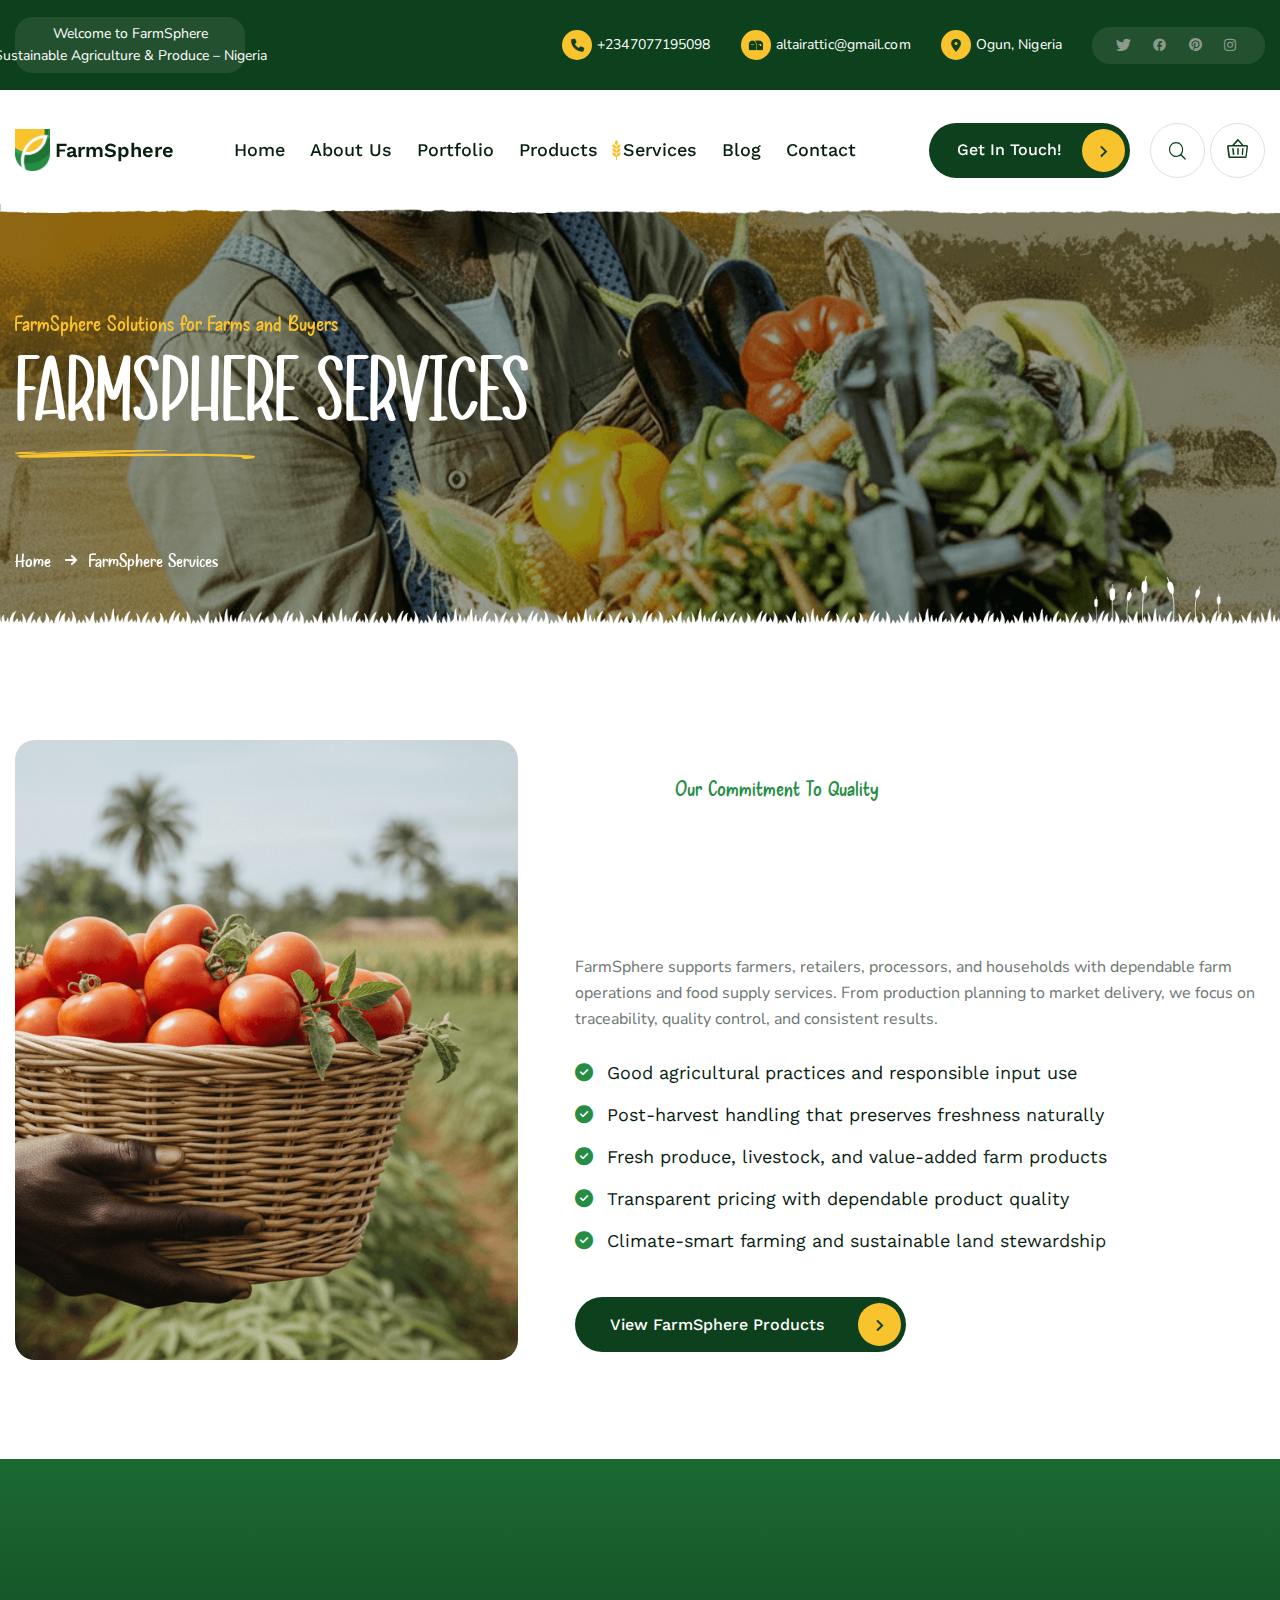
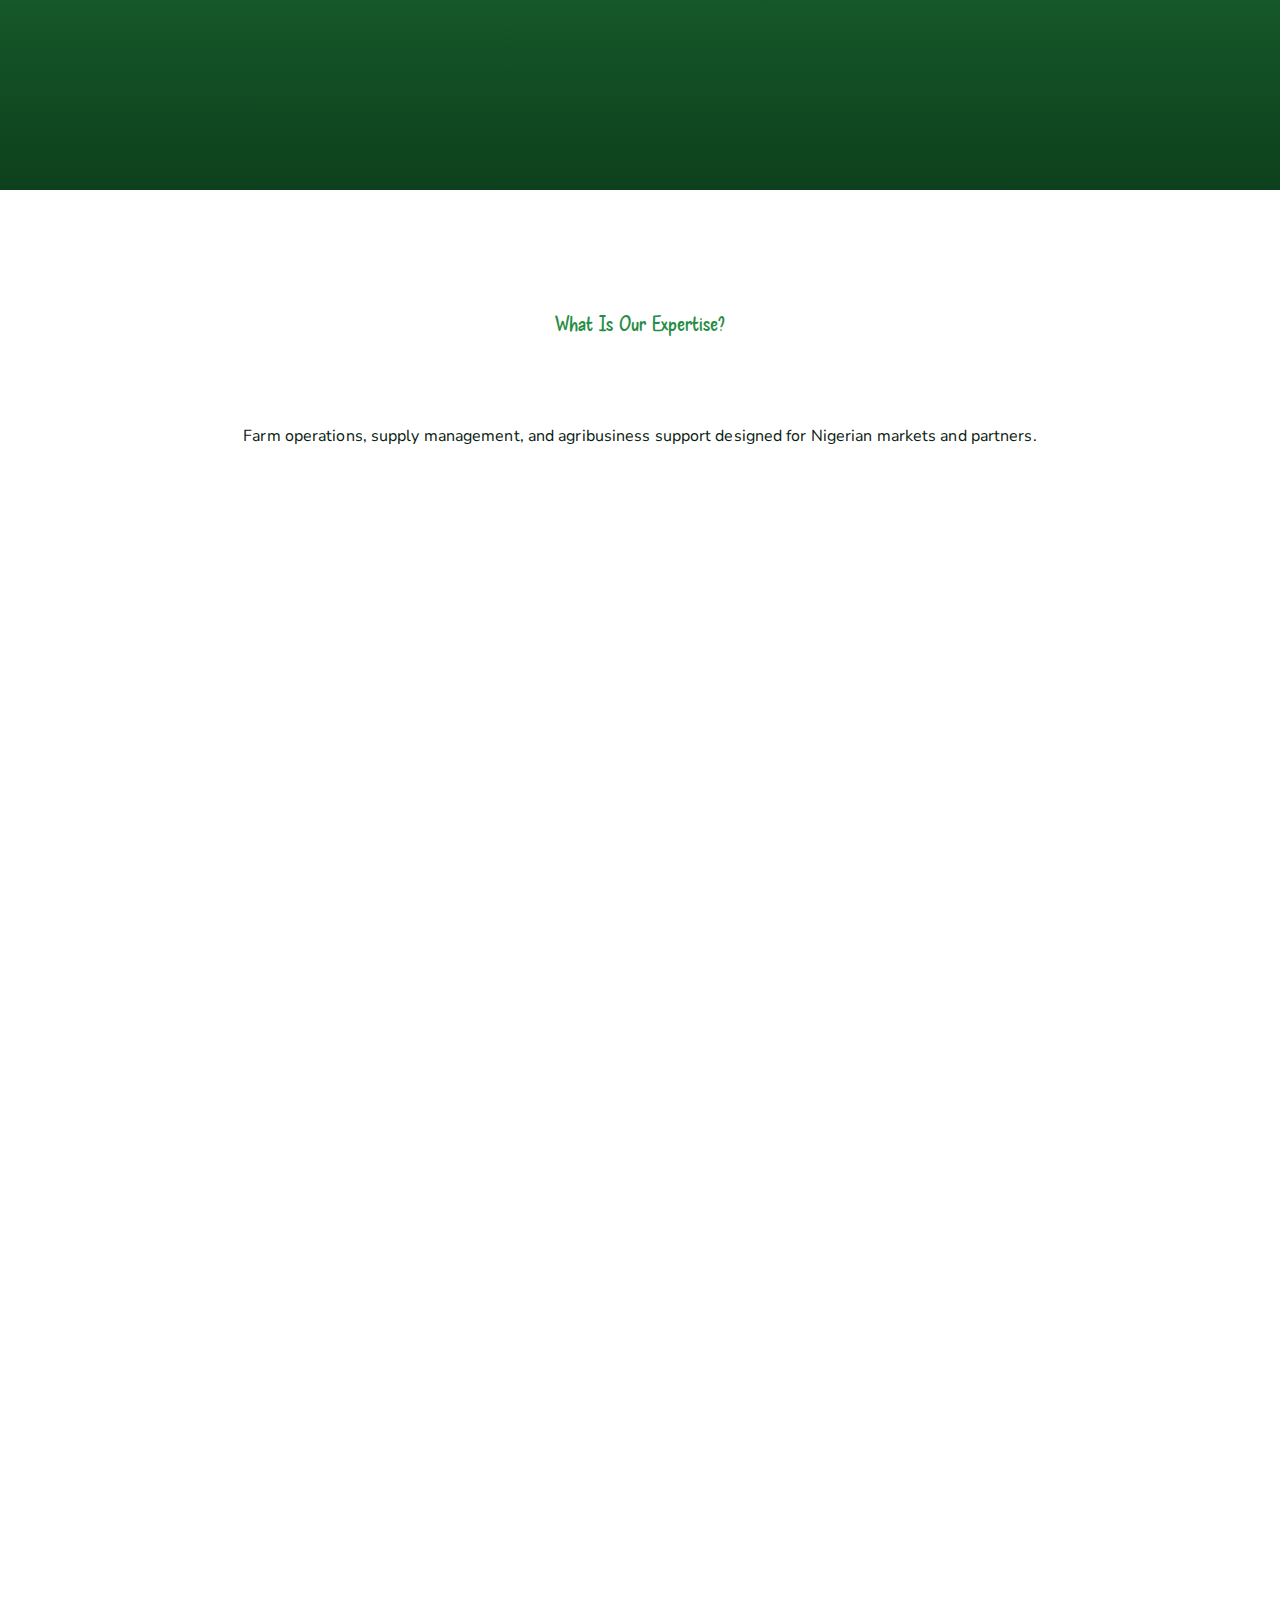
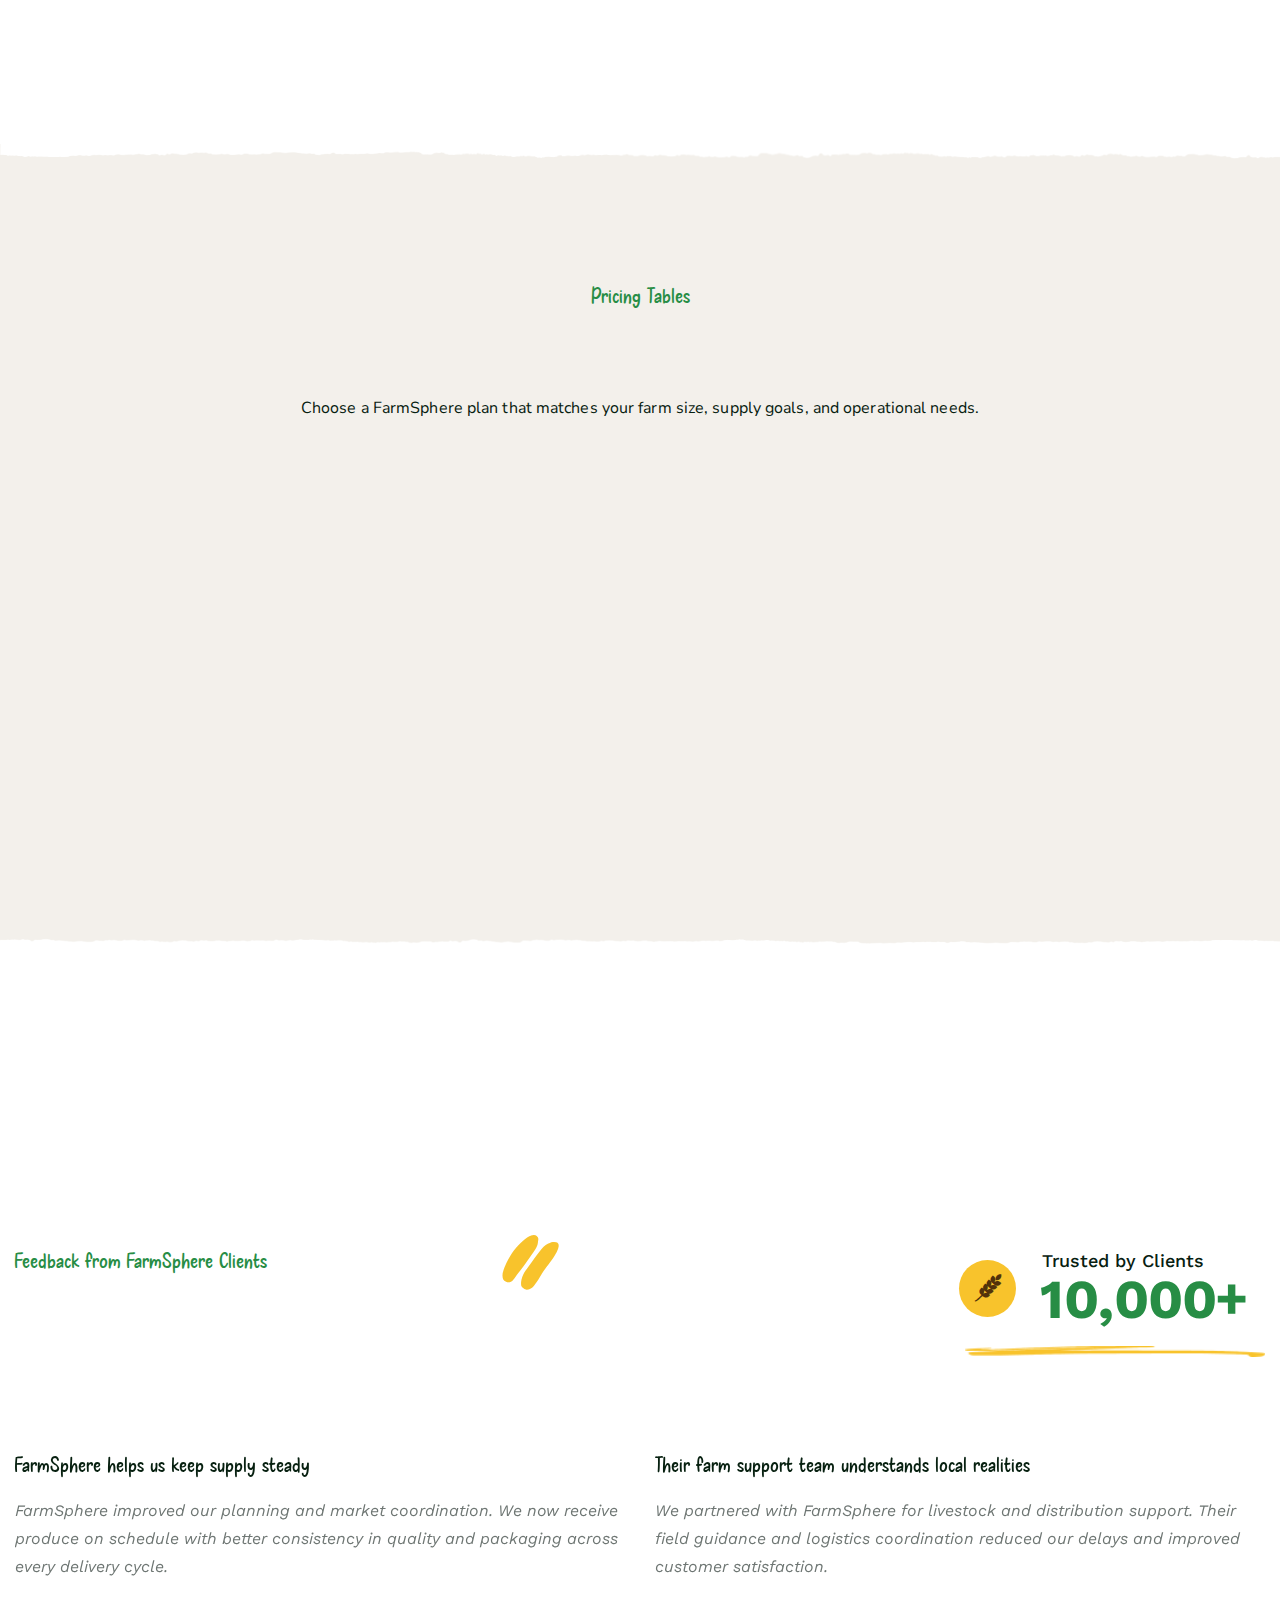
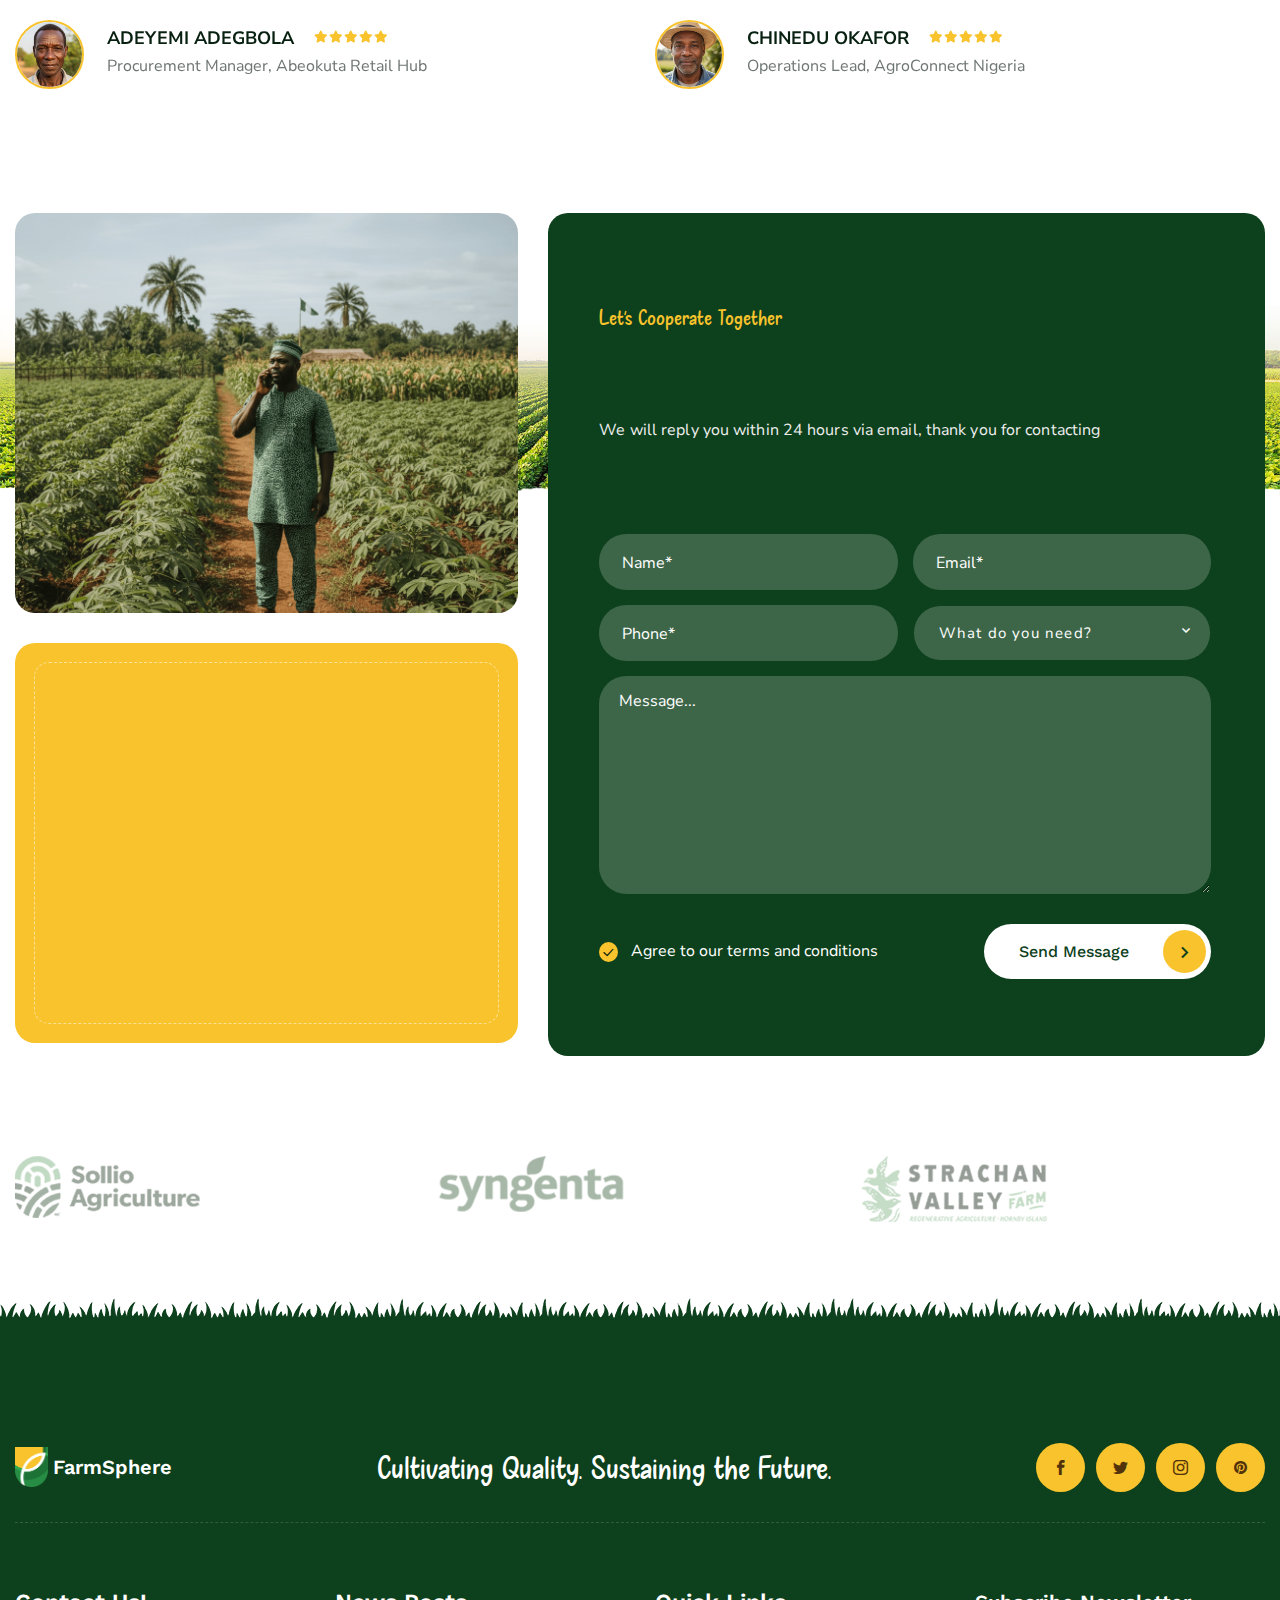
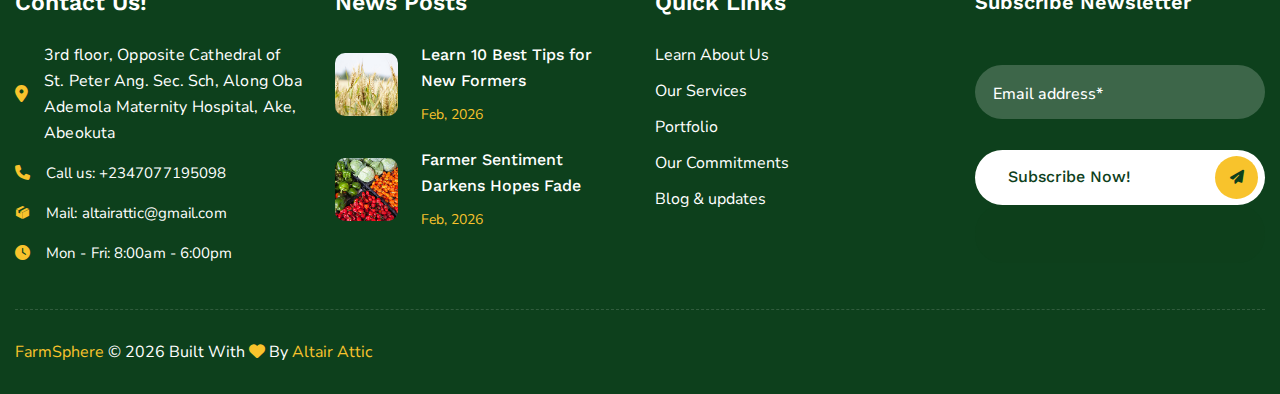
<file: frontend/services.html>
<!DOCTYPE html>
<!--[if IE 8]><html class="ie" xmlns="http://www.w3.org/1999/xhtml" xml:lang="en-US" lang="en-US"> <![endif]-->
<!--[if (gte IE 9)|!(IE)]><!-->
<html xmlns="http://www.w3.org/1999/xhtml" xml:lang="en-US" lang="en-US">
<!--<![endif]-->


<head>
    <!-- Basic Page Needs -->
    <meta charset="utf-8" />
    <title>Services – FarmSphere</title>
    <!--[if IE]><meta http-equiv='X-UA-Compatible' content='IE=edge,chrome=1'><![endif]-->
    <meta name="description"
        content="FarmSphere agricultural services: sustainable farming, produce supply, quality assurance, and reliable delivery in Nigeria.">
    <meta name="keywords"
        content="FarmSphere, services, agriculture Nigeria, farming, supply, delivery">
    <meta name="author" content="FarmSphere">

    <!-- Mobile Specific Metas -->
    <meta name="viewport" content="width=device-width, initial-scale=1, maximum-scale=1" />

    <!-- Bootstrap  -->
    <link rel="stylesheet" type="text/css" href="assets/css/bootstrap.css" />

    <!-- Theme Style -->
    <link rel="stylesheet" type="text/css" href="assets/css/magnific-popup.min.css" />
    <link rel="stylesheet" type="text/css" href="assets/css/swiper-bundle.min.css" />
    <link rel="stylesheet" type="text/css" href="assets/css/odometer.min.css" />
    <link rel="stylesheet" type="text/css" href="assets/css/styles.css" />

    <!-- Animation Style -->
    <link rel="stylesheet" type="text/css" href="assets/css/animate.min.css" />
    <link rel="stylesheet" type="text/css" href="assets/css/animate2.min.css" />

    <!-- Font -->
    <link rel="stylesheet" href="assets/font/fonts.css" />

    <!-- Icon -->
    <link rel="stylesheet" type="text/css" href="assets/icons/icomoon/style.css" />
    <link rel="stylesheet" type="text/css" href="assets/icons/fontawesome/css/all.min.css" />

    <!-- Favicon and Touch Icons  -->
    <link rel="shortcut icon" href="assets/images/logo/logo3x.png" />
    <link rel="apple-touch-icon-precomposed" href="assets/images/logo/logo3x.png" />
    <!--[if lt IE 9]>
        <script src="javascript/html5shiv.js"></script>
        <script src="javascript/respond.min.js"></script>
    <![endif]-->
</head>

<body class="counter-scroll-4">

    <!-- Wrapper -->
    <div id="wrapper">

        <!-- Preloader -->
        <div id="loading">
            <div id="loading-center">
                <div class="loader-container">
                    <div class="wrap-loader">
                        <div class="loader">
                        </div>
                        <div class="icon">
                            <img src="assets/images/logo/logo3x.png" alt="">
                        </div>
                    </div>
                </div>
            </div>
        </div><!-- /.Preloader -->

        <!-- Top-bar -->
        <div class="tf-topbar">
            <div class="tf-container w-1780">
                <div class="row">
                    <div class="col-lg-12">
                        <div class="topbar-inner">
                            <div class="topbar-left">
                                <span class="fs-14 font-nunito">Welcome to FarmSphere</span>
                                <span class="fs-14 font-nunito">Sustainable Agriculture & Produce – Nigeria</span>
                            </div>
                            <div class="topbar-right">
                                <ul class="contact-list">
                                    <li class="item">
                                        <a href="#" class="icon">
                                            <i class="fa-solid fa-phone"></i>
                                        </a>
                                        <a href="tel:+2347077195098"> +2347077195098 </a>
                                    </li>
                                    <li class="item">
                                        <a href="#" class="icon">
                                            <img src="assets/icons/mailbox.png" alt="" />
                                        </a>
                                        <a href="mailto:altairattic@gmail.com">
                                          altairattic@gmail.com
                                        </a>
                                    </li>
                                    <li class="item">
                                        <a href="#" class="icon">
                                            <i class="fa-solid fa-location-dot"></i>
                                        </a>
                                        <a href="#">
                                            Ogun, Nigeria
                                        </a>
                                    </li>
                                </ul>
                                <ul class="social-list">
                                    <li class="item">
                                        <a href="#">
                                            <i class="icon-twitter"></i>
                                        </a>
                                    </li>
                                    <li class="item">
                                        <a href="#">
                                            <i class="icon-facebook"></i>
                                        </a>
                                    </li>
                                    <li class="item">
                                        <a href="#">
                                            <i class="icon-pinterest"></i>
                                        </a>
                                    </li>
                                    <li class="item">
                                        <a href="#">
                                            <i class="icon-instagram2"></i>
                                        </a>
                                    </li>
                                </ul>
                            </div>
                        </div>
                    </div>
                </div>
            </div>
        </div><!-- /.Top-bar -->

        <!-- Welcome -->
        <div class="box-welcome">
            <div class="tf-overlay"></div>
            <div class="welcome-wrap">
                <div class="content">
                    <div class="btn-close-welcome icon style-circle">
                        <i class="icon-close"></i>
                    </div>
                    <h3 class="title font-snowfall">
                        FarmSphere <br />
                        Cultivating Quality. Sustaining the Future.
                    </h3>
                    <p class="text font-nunito">
                        Sustainable farming and trusted produce. <br />
                        Reach us anytime—we're here to help.
                    </p>
                    <ul class="infor-list">
                        <li class="item">
                            <i class="fa-solid fa-location-dot fs-18"></i>
                            <p>
                                3rd floor, Opposite Cathedral of St. Peter Ang. Sec. Sch, Along Oba Ademola Maternity Hospital, Ake, Abeokuta
                            </p>
                        </li>
                        <li class="item">
                            <i class="fa-solid fa-phone"></i>
                            <p>
                                Call us: +2347077195098
                            </p>
                        </li>
                        <li class="item">
                            <img src="assets/icons/mailbox-2.png" alt="" />
                            <p>
                                Mail Support:
                              altairattic@gmail.com
                            </p>
                        </li>
                        <li class="item">
                            <i class="fa-solid fa-clock"></i>
                            <p>
                                Mon - Fri: 8:00am - 6:00pm
                            </p>
                        </li>
                    </ul>
                    <div class="wg-social">
                        <ul class="list">
                            <li class="item">
                                <a href="#"><i class="icon-facebook1"></i></a>
                            </li>
                            <li class="item">
                                <a href="#"><i class="icon-twitter"></i></a>
                            </li>
                            <li class="item">
                                <a href="#"><i class="icon-instagram2"></i></a>
                            </li>
                            <li class="item">
                                <a href="#"><i class="icon-pinterest"></i></a>
                            </li>
                        </ul>
                    </div>
                </div>
            </div>
        </div><!-- /.Welcome -->

        <!-- Header  -->
        <header class="header has-item-bot" id="header-main">
            <div class="tf-container w-1780">
                <div class="row">
                    <div class="col-lg-12">
                        <div class="header-inner">
                            <div class="header-left">
                                <div class="logo-site">
                                    <a href="index.html" class="d-flex align-items-center gap-2">
                                        <img src="assets/images/logo/logo3x.png" alt="FarmSphere" class="logo-icon" />
                                        <span class="logo-text font-worksans fw-6 fs-20">FarmSphere</span>
                                    </a>
                                </div>
                                <div class="main-nav">
                                    <ul class="nav-list">
                                        <li class="item">
                                            <a href="index.html">Home</a>
                                        </li>
                                        <li class="item">
                                            <a href="about.html">About Us</a>
                                        </li>
                                        <li class="item">
                                            <a href="portfolio.html">Portfolio</a>
                                        </li>
                                        <li class="item">
                                            <a href="products.html">Products</a>
                                        </li>
                                        <li class="item current-menu">
                                            <a href="services.html">Services</a>
                                        </li>
                                        <li class="item">
                                            <a href="blog.html">Blog</a>
                                        </li>
                                        <li class="item">
                                            <a href="contact.html">Contact</a>
                                        </li>
                                    </ul>
                                </div>
                            </div>
                            <div class="header-right">
                                <a href="contact.html" class="tf-btn gap-30">
                                    <span class="text-style">
                                        Get In Touch!
                                    </span>
                                    <div class="icon">
                                        <i class="icon-arrow_right"></i>
                                    </div>
                                </a>
                                <div class="icon-wrap">
                                    <a class="icon header-search" href="#canvasSearch" data-bs-toggle="offcanvas">
                                        <i class="icon-magnifying-glass fs-21"></i>
                                    </a>
                                    <a href="products.html" class="icon wg-bag">
                                        <i class="icon-basket"></i>
                                    </a>
                                </div>
                                <div class="wg-welcome btn-open-welcome">
                                    <i class="icon-fences-icon fs-24"></i>
                                </div>

                                <div class="mobile-button">
                                    <span></span>
                                </div>
                            </div>
                        </div>
                        <div class="mobile-nav-wrap">
                            <div class="overlay-mobile-nav"></div>
                            <div class="inner-mobile-nav overflow-y-auto">
                                <div class="top">
                                    <div class="logo">
                                        <a href="index.html" rel="home" class="main-logo d-flex align-items-center gap-2">
                                            <img id="mobile-logo_header" alt="FarmSphere" src="assets/images/logo/logo3x.png" class="logo-icon" />
                                            <span class="logo-text font-worksans fw-6 fs-20">FarmSphere</span>
                                        </a>
                                        <div class="mobile-nav-close">
                                            <i class="icon-close"></i>
                                        </div>
                                    </div>
                                    <nav id="mobile-main-nav" class="mobile-main-nav">
                                        <ul id="menu-mobile-menu" class="menu">
                                            <li class="menu-item">
                                                <a class="item-menu-mobile" href="index.html">Home</a>
                                            </li>
                                            <li class="menu-item">
                                                <a class="item-menu-mobile" href="about.html">About Us</a>
                                            </li>
                                            <li class="menu-item">
                                                <a class="item-menu-mobile" href="portfolio.html">Portfolio</a>
                                            </li>
                                            <li class="menu-item">
                                                <a class="item-menu-mobile" href="products.html">Products</a>
                                            </li>
                                            <li class="menu-item current-nav">
                                                <a class="item-menu-mobile current" href="services.html">Services</a>
                                            </li>
                                            <li class="menu-item">
                                                <a class="item-menu-mobile" href="blog.html">Blog</a>
                                            </li>
                                            <li class="menu-item">
                                                <a class="item-menu-mobile" href="contact.html">Contact</a>
                                            </li>
                                        </ul>
                                    </nav>
                                    <div class="group-icon">
                                        <a class="site-nav-icon header-search" href="#canvasSearch"
                                            data-bs-toggle="offcanvas">
                                            <i class="icon-magnifying-glass fs-21"> </i>
                                            Search
                                        </a>
                                        <a href="products.html" class="site-nav-icon wg-bag">
                                            <i class="icon-basket"></i>
                                            Shop
                                        </a>
                                    </div>
                                </div>
                                <div class="bottom">
                                    <div class="infor-list">
                                        <ul>
                                            <li>
                                                <h5 class="title">
                                                    Address:
                                                </h5>
                                                <p>
                                                    Ogun, Nigeria
                                                </p>
                                            </li>
                                            <li>
                                                <h5 class="title">
                                                    Phone:
                                                </h5>
                                                <p>
                                                    +2347077195098
                                                </p>
                                            </li>
                                            <li>
                                                <h5 class="title">
                                                    Email:
                                                </h5>
                                                <p>

                                                   altairattic@gmail.com
                                                </p>
                                            </li>
                                        </ul>
                                    </div>
                                    <div class="wg-social">
                                        <ul class="list">
                                            <li class="item">
                                                <a href="#"><i class="icon-facebook1"></i></a>
                                            </li>
                                            <li class="item">
                                                <a href="#"><i class="icon-twitter"></i></a>
                                            </li>
                                            <li class="item">
                                                <a href="#"><i class="icon-instagram2"></i></a>
                                            </li>
                                            <li class="item">
                                                <a href="#"><i class="icon-pinterest"></i></a>
                                            </li>
                                        </ul>
                                    </div>
                                </div>
                            </div>
                        </div>
                    </div>
                </div>
            </div>
            <div class="fixed-header style-absolute">
                <div class="tf-container w-1780">
                    <div class="row">
                        <div class="col-lg-12">
                            <div class="header-inner ">
                                <div class="header-left">
                                    <div class="logo-site">
                                        <a href="index.html" class="d-flex align-items-center gap-2">
                                            <img src="assets/images/logo/logo3x.png" alt="FarmSphere" class="logo-icon" />
                                            <span class="logo-text font-worksans fw-6 fs-20">FarmSphere</span>
                                        </a>
                                    </div>
<div class="main-nav">
                                        <ul class="nav-list">
                                            <li class="item">
                                                <a href="index.html">Home</a>
                                            </li>
                                            <li class="item">
                                                <a href="about.html">About Us</a>
                                            </li>
                                            <li class="item">
                                                <a href="portfolio.html">Portfolio</a>
                                            </li>
                                            <li class="item">
                                                <a href="products.html">Products</a>
                                            </li>
                                            <li class="item current-menu">
                                                <a href="services.html">Services</a>
                                            </li>
                                            <li class="item">
                                                <a href="blog.html">Blog</a>
                                            </li>
                                            <li class="item">
                                                <a href="contact.html">Contact</a>
                                            </li>
                                        </ul>
                                    </div>
                                </div>
                                <div class="header-right">
                                    <a href="contact.html" class="tf-btn gap-30">
                                        <span class="text-style">
                                            Get In Touch!
                                        </span>
                                        <div class="icon">
                                            <i class="icon-arrow_right"></i>
                                        </div>
                                    </a>
                                    <div class="icon-wrap">
                                        <a class="icon header-search" href="#canvasSearch" data-bs-toggle="offcanvas">
                                            <i class="icon-magnifying-glass fs-21"></i>
                                        </a>
                                        <a href="products.html" class="icon wg-bag">
                                            <i class="icon-basket"></i>
                                        </a>
                                    </div>
                                    <div class="wg-welcome btn-open-welcome">
                                        <i class="icon-fences-icon fs-24"></i>
                                    </div>
                                    <div class="mobile-button">
                                        <span></span>
                                    </div>
                                </div>
                            </div>

                        </div>
                    </div>
                </div>
                <div class="header-item children">
                    <img src="assets/images/item/page-title-top.png" alt="">
                </div>
            </div>

            <div class="header-item">
                <img src="assets/images/item/page-title-top.png" alt="">
            </div>
        </header><!-- /.Header -->

        <!-- Page-title -->
        <div class="page-title page-our-service  ">
            <div class="rellax" data-rellax-speed="5">
                <img src="assets/images/item/s-testi-1.png" alt="">
            </div>
            <div class="content-wrap">
                <div class="tf-container w-1290">
                    <div class="row">
                        <div class="col-lg-12">
                            <div class="content">
                                <p class="sub-title">
                                    FarmSphere Solutions for Farms and Buyers
                                </p>
                                <h1 class="title">
                                    FarmSphere Services
                                </h1>
                                <div class="icon-img">
                                    <img src="assets/images/item/line-throw-title.png" alt="">
                                </div>
                                <div class="breadcrumb">
                                    <a href="index.html">Home</a>
                                    <div class="icon">
                                        <i class="icon-arrow-right1"></i>
                                    </div>
                                    <a href="javascript:void(0)"> FarmSphere Services</a>
                                </div>
                            </div>
                        </div>
                    </div>
                </div>
            </div>

            <div class="img-item item-2">
                <img src="assets/images/item/grass.png" alt="">
            </div>
        </div><!-- /.Page-title -->

        <!-- Main-content -->
        <div class="main-content page-our-service page-our-commitments pb-0">

            <!-- Section our commitment 2 -->
            <section class="s-commitment-2">
                <div class="tf-container">
                    <div class="row">
                        <div class="col-lg-5">
                            <div class="image-wrap">
                                <div class="image">
                                    <img src="assets/images/widget/tomatoes.png" data-src="assets/images/widget/tomatoes.png"
                                        alt="" class="lazyload">
                                </div>
                                <div class="img-item item-1 tf-animate__box">
                                    <img class="up-down-move" src="assets/images/item/notice-2.png" alt="">
                                </div>
                            </div>
                        </div>
                        <div class="col-lg-7">
                            <div class="content-section">
                                <div class="heading-section style-2 ">
                                    <div class="img-item">
                                        <div class="item">
                                            <img class="tf-animate-1" src="assets/images/item/rice-plant-2.png" alt="" />
                                        </div>
                                        <p class="sub-title">
                                            Our Commitment To Quality

                                        </p>
                                    </div>

                                    <p class="title text-anime-style-1">
                                        We Deliver Reliable
                                        Farm Solutions Across Nigeria
                                    </p>
                                </div>
                                <p class="text">
                                    FarmSphere supports farmers, retailers, processors, and households with
                                    dependable farm operations and food supply services. From production planning to
                                    market delivery, we focus on traceability, quality control, and consistent results.
                                </p>
                                <ul class="benefit-list">
                                    <li>
                                        <div class="icon">
                                            <i class="fa-solid fa-circle-check"></i>
                                        </div>
                                        <p>Good agricultural practices and responsible input use</p>
                                    </li>
                                    <li>
                                        <div class="icon">
                                            <i class="fa-solid fa-circle-check"></i>
                                        </div>
                                        <p>Post-harvest handling that preserves freshness naturally</p>
                                    </li>
                                    <li>
                                        <div class="icon">
                                            <i class="fa-solid fa-circle-check"></i>
                                        </div>
                                        <p>Fresh produce, livestock, and value-added farm products</p>
                                    </li>
                                    <li>
                                        <div class="icon">
                                            <i class="fa-solid fa-circle-check"></i>
                                        </div>
                                        <p>Transparent pricing with dependable product quality</p>
                                    </li>
                                    <li>
                                        <div class="icon">
                                            <i class="fa-solid fa-circle-check"></i>
                                        </div>
                                        <p>Climate-smart farming and sustainable land stewardship</p>
                                    </li>
                                </ul>
                                <a href="products.html" class="tf-btn">
                                    <span class="text-style">View FarmSphere Products</span>
                                    <div class="icon"><i class="icon-arrow_right"></i></div>
                                </a>
                            </div>
                        </div>
                    </div>
                </div>
                <div class="s-img-item item-1 scroll-element-4">
                    <img src="assets/images/item/tructor.png" alt="">
                </div>
            </section><!-- /.Section our commitment 2 -->

            <!-- Section benefit -->
            <section class="s-benefit style-2">
                <div class="tf-container">
                    <div class="row">
                        <div class="col-lg-12">
                            <div class="benefit-list">
                                <div class="swiper-container slider-box-list">
                                    <div class="swiper-wrapper">
                                        <div class="swiper-slide">
                                            <div class="box-icon ic-hover wow fadeInUp" data-wow-delay="0s">
                                                <div class="icon hover-icon style-circle">
                                                    <img src="assets/icons/tomato.png" alt="">
                                                </div>
                                                <a href="commitment.html"
                                                    class="caption fw-6  font-worksans hover-text-secondary">
                                                    Freshness and Traceability
                                                </a>
                                                <p class="text font-nunito">
                                                    We track produce from farm to delivery point for safer, accountable supply.
                                                </p>
                                            </div>

                                        </div>
                                        <div class="swiper-slide">
                                            <div class="box-icon ic-hover wow fadeInUp" data-wow-delay="0.1s">
                                                <div class="icon style-circle hover-icon img-hover-2">
                                                    <i class="fa-solid fa-tractor"></i>
                                                </div>
                                                <a href="commitment.html"
                                                    class="caption fw-6  font-worksans hover-text-secondary">
                                                    Quality Assurance
                                                </a>
                                                <p class="text font-nunito">
                                                    Every batch goes through practical quality checks before distribution.
                                                </p>
                                            </div>
                                        </div>
                                        <div class="swiper-slide">
                                            <div class="box-icon ic-hover wow fadeInUp" data-wow-delay="0.2s">
                                                <div class="icon hover-icon style-circle">
                                                    <i class="fa-solid fa-leaf"></i>
                                                </div>
                                                <a href="commitment.html"
                                                    class="caption fw-6  font-worksans hover-text-secondary">
                                                    Climate-Smart Operations
                                                </a>
                                                <p class="text font-nunito">
                                                    Our methods protect soil health, water resources, and long-term farm productivity.
                                                </p>
                                            </div>
                                        </div>
                                        <div class="swiper-slide">
                                            <div class="box-icon ic-hover wow fadeInUp" data-wow-delay="0.3s">
                                                <div class="icon hover-icon style-circle">
                                                    <img src="assets/icons/dollar-circle.png" alt="">
                                                </div>
                                                <a href="commitment.html"
                                                    class="caption fw-6  font-worksans hover-text-secondary">
                                                    Fair Market Pricing
                                                </a>
                                                <p class="text font-nunito">
                                                    We balance fair returns for farmers with practical prices for buyers.
                                                </p>
                                            </div>
                                        </div>
                                    </div>
                                </div>





                            </div>
                        </div>
                    </div>
                </div>
            </section><!-- /.Section benefit -->

            <!-- Section provide -->
            <section class="s-provide">
                <div class="tf-container">
                    <div class="row">
                        <div class="col-lg-12">
                            <div class="heading-section text-center has-text mb-81">
                                <p class="sub-title">What Is Our Expertise?
                                </p>
                                <p class="title tf-animate-2">We Providing The <br>
                                    Best FarmSphere Services</p>
                                <p class="text">
                                    Farm operations, supply management, and agribusiness support
                                    designed for Nigerian markets and partners.
                                </p>
                                <div class="img-item">
                                    <img class="tf-animate-1" src="assets/images/item/rice-plant-2.png" alt="" />
                                </div>
                            </div>
                        </div>
                        <div class="col-lg-12">
                            <div class="grid-layout-3">
                                <div class="box-infor ic-hover img-hover style-1 wow fadeInUp" data-wow-delay="0s">
                                    <div class="image hover-icon hover-item">
                                        <img src="assets/images/widget/provide-item-1.jpg"
                                            data-src="assets/images/widget/provide-item-1.jpg" alt="" class=" lazyload">
                                        <div class="icon style-circle">
                                            <i class="icon-salad"></i>
                                        </div>
                                    </div>
                                    <div class="content">
                                        <p class="title fs-23 fw-6 font-worksans">
                                            Crop Production Support
                                        </p>
                                        <p class="text font-nunito">
                                            We help farms improve yield planning, planting cycles, and harvest quality for better returns.
                                        </p>
                                    </div>
                                </div>
                                <div class="box-infor ic-hover img-hover style-1 wow fadeInUp" data-wow-delay="0.1s">
                                    <div class="image hover-icon hover-item">
                                        <img src="assets/images/widget/provide-item-2.jpg"
                                            data-src="assets/images/widget/provide-item-2.jpg" alt="" class=" lazyload">
                                        <div class="icon style-circle">
                                            <i class="icon-cow"></i>
                                        </div>
                                    </div>
                                    <div class="content">
                                        <p class="title fs-23 fw-6 font-worksans">
                                            Livestock Management
                                        </p>
                                        <p class="text font-nunito">
                                            We provide practical livestock care systems for healthier herds and reliable output.
                                        </p>
                                    </div>
                                </div>
                                <div class="box-infor ic-hover img-hover style-1 wow fadeInUp" data-wow-delay="0.2s">
                                    <div class="image hover-icon hover-item">
                                        <img src="assets/images/widget/provided.png"
                                            data-src="assets/images/widget/provided.png" alt="" class=" lazyload">
                                        <div class="icon style-circle">
                                            <i class="icon-chicken-2
                                            "></i>
                                        </div>
                                    </div>
                                    <div class="content">
                                        <p class="title fs-23 fw-6 font-worksans">
                                            Poultry and Egg Operations
                                        </p>
                                        <p class="text font-nunito">
                                            From broiler growth plans to egg handling, we support consistent poultry production.
                                        </p>
                                    </div>
                                </div>
                                <div class="box-infor ic-hover img-hover style-1 wow fadeInUp" data-wow-delay="0s">
                                    <div class="image hover-icon hover-item">
                                        <img src="assets/images/widget/provided1.png"
                                            data-src="assets/images/widget/provided1.png" alt="" class=" lazyload">
                                        <div class="icon style-circle">
                                            <i class="icon-fertilizer"></i>
                                        </div>
                                    </div>
                                    <div class="content">
                                        <p class="title fs-23 fw-6 font-worksans">
                                            Input and Soil Advisory
                                        </p>
                                        <p class="text font-nunito">
                                            We guide farms on soil improvement, nutrient timing, and efficient input usage.
                                        </p>
                                    </div>
                                </div>
                                <div class="box-infor ic-hover img-hover style-1 wow fadeInUp" data-wow-delay="0.1s">
                                    <div class="image hover-icon hover-item">
                                        <img src="assets/images/widget/provide-item-5.jpg"
                                            data-src="assets/images/widget/provide-item-5.jpg" alt="" class=" lazyload">
                                        <div class="icon style-circle">
                                            <i class="icon-lemon-slice"></i>
                                        </div>
                                    </div>
                                    <div class="content">
                                        <p class="title fs-23 fw-6 font-worksans">
                                            Post-Harvest and Storage
                                        </p>
                                        <p class="text font-nunito">
                                            We reduce spoilage through better sorting, storage systems, and handling practices.
                                        </p>
                                    </div>
                                </div>
                                <div class="box-infor ic-hover img-hover style-1 wow fadeInUp" data-wow-delay="0.2s">
                                    <div class="image hover-icon hover-item">
                                        <img src="assets/images/widget/our-history.png"
                                            data-src="assets/images/widget/our-history.png" alt="" class=" lazyload">
                                        <div class="icon style-circle">
                                            <i class="fa-solid fa-store"></i>
                                        </div>
                                    </div>
                                    <div class="content">
                                        <p class="title fs-23 fw-6 font-worksans">
                                            Distribution and Market Access
                                        </p>
                                        <p class="text font-nunito">
                                            We connect farm outputs to buyers through structured logistics and dependable delivery.
                                        </p>
                                    </div>
                                </div>
                            </div>

                        </div>
                    </div>
                </div>
            </section><!-- /.Section provide -->

            <!-- Section pricing -->
            <section class="s-pricing has-img-item tf-pt-0 ">
                <div class="tf-container">
                    <div class="row">
                        <div class="col-lg-12">
                            <div class="heading-section text-center has-text mb-81">
                                <p class="sub-title">Pricing Tables
                                </p>
                                <p class="title text-anime-style-2">Service Packages for Partners</p>
                                <p class="text">
                                    Choose a FarmSphere plan that matches your farm size,
                                    supply goals, and operational needs.
                                </p>
                                <div class="img-item">
                                    <img class="tf-animate-1" src="assets/images/item/rice-plant-2.png" alt="" />
                                </div>
                            </div>
                        </div>
                        <div class="col-lg-4">
                            <div class="wg-pricing wow fadeInUp" data-wow-delay="0s">
                                <div class="type-plan">
                                    <i class="icon-barley"></i>
                                    <span class="font-worksans fw-6 fs-20">Starter Farm Plan</span>
                                </div>
                                <p class="price font-farmhouse">
                                    <span class="dollar">₦</span>
                                    <span>150,000</span>
                                    <span class="per">/per Month</span>
                                </p>
                                <div class="text">
                                    <p class="font-nunito">
                                        Flexible plans for farms and partners. Scale with support that fits your needs.
                                    </p>
                                </div>
                                <ul class="benifit-list">
                                    <li>
                                        <i class="fa-solid fa-circle-check"></i>
                                        <p>Monthly farm operations advisory</p>
                                    </li>
                                    <li>
                                        <i class="fa-solid fa-circle-check"></i>
                                        <p>Input and planting schedule support</p>
                                    </li>
                                    <li>
                                        <i class="fa-solid fa-circle-check"></i>
                                        <p>Weekly field performance review</p>
                                    </li>
                                    <li>
                                        <i class="fa-solid fa-circle-check"></i>
                                        <p>Local market connection support</p>
                                    </li>
                                </ul>
                                <a href="contact.html" class="tf-btn bg-white ">
                                    <span class="text-style cl-primary">
                                        Get Started
                                    </span>
                                    <div class="icon">
                                        <i class="icon-arrow_right"></i>
                                    </div>
                                </a>
                            </div>
                        </div>
                        <div class="col-lg-4">
                            <div class="wg-pricing style-2 wow fadeInUp" data-wow-delay="0.1s ">
                                <div class="best-choice">
                                    <p class="fs-14">
                                        Best Choice
                                    </p>
                                </div>
                                <div class="type-plan">
                                    <i class="fa-solid fa-star"></i>
                                    <span class="font-worksans fw-6 fs-20">Growth Farm Plan</span>
                                </div>
                                <p class="price font-farmhouse">
                                    <span class="dollar">₦</span>
                                    <span>300,000</span>
                                    <span class="per">/per Month</span>
                                </p>
                                <div class="text">
                                    <p class="font-nunito">
                                        Flexible plans for farms and partners. Scale with support that fits your needs.
                                    </p>
                                </div>
                                <ul class="benifit-list">
                                    <li>
                                        <i class="fa-solid fa-circle-check"></i>
                                        <p>Advanced farm productivity support</p>
                                    </li>
                                    <li>
                                        <i class="fa-solid fa-circle-check"></i>
                                        <p>Livestock and poultry process support</p>
                                    </li>
                                    <li>
                                        <i class="fa-solid fa-circle-check"></i>
                                        <p>Post-harvest quality management</p>
                                    </li>
                                    <li>
                                        <i class="fa-solid fa-circle-check"></i>
                                        <p>Regional distribution coordination</p>
                                    </li>
                                </ul>
                                <a href="contact.html" class="tf-btn bg-white ">
                                    <span class="text-style cl-primary">
                                        Get Started
                                    </span>
                                    <div class="icon">
                                        <i class="icon-arrow_right"></i>
                                    </div>
                                </a>
                            </div>
                        </div>
                        <div class="col-lg-4">
                            <div class="wg-pricing wow fadeInUp" data-wow-delay="0.2s">
                                <div class="type-plan">
                                    <i class="fa-solid fa-gem"></i>
                                    <span class="font-worksans fw-6 fs-20">Enterprise Supply Plan</span>
                                </div>
                                <p class="price font-farmhouse">
                                    <span class="dollar">₦</span>
                                    <span>500,000</span>
                                    <span class="per">/per Month</span>
                                </p>
                                <div class="text">
                                    <p class="font-nunito">
                                        Flexible plans for farms and partners. Scale with support that fits your needs.
                                    </p>
                                </div>
                                <ul class="benifit-list">
                                    <li>
                                        <i class="fa-solid fa-circle-check"></i>
                                        <p>End-to-end farm program management</p>
                                    </li>
                                    <li>
                                        <i class="fa-solid fa-circle-check"></i>
                                        <p>Dedicated account and operations team</p>
                                    </li>
                                    <li>
                                        <i class="fa-solid fa-circle-check"></i>
                                        <p>Custom reporting and planning </p>
                                    </li>
                                    <li>
                                        <i class="fa-solid fa-circle-check"></i>
                                        <p>Priority nationwide delivery support</p>
                                    </li>
                                </ul>
                                <a href="contact.html" class="tf-btn bg-white ">
                                    <span class="text-style cl-primary">
                                        Get Started
                                    </span>
                                    <div class="icon">
                                        <i class="icon-arrow_right"></i>
                                    </div>
                                </a>
                            </div>
                        </div>
                    </div>
                </div>
                <div class="s-img-item item-1">
                    <img src="assets/images/item/page-title-top.png" alt="">
                </div>
                <div class="s-img-item item-2">
                    <img src="assets/images/item/page-title-top.png" alt="">
                </div>
            </section><!-- /.Section pricing -->

            <!-- Section testimonial -->
            <section class="s-testimonial-2 style-2">
                <div class="tf-container w-1290">
                    <div class="row">
                        <div class="col-md-6">
                            <div class="heading-section">
                                <p class="sub-title">Feedback from FarmSphere Clients </p>
                                <p class="title text-anime-style-1">What Our Customers Say</p>
                                <div class="img-item">
                                    <img class="tf-animate-1" src="assets/images/item/rice-plant-2.png" alt="" />
                                </div>
                                <div class="img-item item-2">
                                    <i class="icon-quote"></i>
                                </div>
                            </div>
                        </div>
                        <div class="col-md-6">
                            <div class="counter-wrap">
                                <div class="wg-counter style-5 style-6">
                                    <div class="icon style-circle">
                                        <i class="icon-barley"></i>
                                    </div>
                                    <div class="counter-item">
                                        <p class="title font-worksans fw-5 fs-18">
                                            Trusted by Clients
                                        </p>
                                        <div class="counter">
                                            <div id="odometer" class="odometer style-6">10000</div>
                                            <span class="sub-odo color-secondary">+</span>
                                        </div>
                                    </div>
                                </div>
                                <div class="img-item">
                                    <img src="assets/images/item/line-throw-title.png" alt="">
                                </div>
                            </div>
                        </div>
                    </div>
                </div>

                <div class="s-slider">
                    <div class="tf-container w-1290">
                        <div class="row">
                            <div class="col-lg-12">
                                <div class="swiper-container slider-s-testimonial-2">
                                    <div class="swiper-wrapper">
                                        <div class="swiper-slide">
                                            <div class="testimonial style-2">
                                                <div class="comment">
                                                    <p class="caption fs-23 font-snowfall">
                                                        FarmSphere helps us keep supply steady
                                                    </p>
                                                    <p class="text font-worksans">
                                                        FarmSphere improved our planning and market coordination.
                                                        We now receive produce on schedule with better consistency in
                                                        quality and packaging across every delivery cycle.
                                                    </p>
                                                </div>
                                                <div class="author-wrap">
                                                    <div class="left">
                                                        <div class="image-avt">
                                                            <img src="assets/images/widget/test.jpg" alt="">
                                                        </div>
                                                        <div class="infor">
                                                            <div class="name-wrap">
                                                                <a href="#" class="name text-upper hover-text-4">
                                                                    ADEYEMI ADEGBOLA
                                                                </a>
                                                                <div class="wg-rating">
                                                                    <i class="fa-solid fa-star"></i>
                                                                    <i class="fa-solid fa-star"></i>
                                                                    <i class="fa-solid fa-star"></i>
                                                                    <i class="fa-solid fa-star"></i>
                                                                    <i class="fa-solid fa-star"></i>
                                                                </div>
                                                            </div>
                                                            <p class="duty">
                                                                Procurement Manager, Abeokuta Retail Hub
                                                            </p>
                                                        </div>
                                                    </div>
                                                </div>
                                            </div>
                                        </div>
                                        <div class="swiper-slide">
                                            <div class="testimonial style-2">
                                                <div class="comment">
                                                    <p class="caption fs-23 font-snowfall">
                                                        Their farm support team understands local realities

                                                    </p>
                                                    <p class="text font-worksans">
                                                        We partnered with FarmSphere for livestock and distribution support.
                                                        Their field guidance and logistics coordination reduced our delays
                                                        and improved customer satisfaction.
                                                    </p>
                                                </div>
                                                <div class="author-wrap">
                                                    <div class="left">
                                                        <div class="image-avt">
                                                            <img src="assets/images/widget/test1.jpg" alt="">
                                                        </div>
                                                        <div class="infor">
                                                            <div class="name-wrap">
                                                                <a href="#" class="name text-upper hover-text-4">
                                                                    CHINEDU OKAFOR
                                                                </a>
                                                                <div class="wg-rating">
                                                                    <i class="fa-solid fa-star"></i>
                                                                    <i class="fa-solid fa-star"></i>
                                                                    <i class="fa-solid fa-star"></i>
                                                                    <i class="fa-solid fa-star"></i>
                                                                    <i class="fa-solid fa-star"></i>
                                                                </div>
                                                            </div>
                                                            <p class="duty">
                                                                Operations Lead, AgroConnect Nigeria
                                                            </p>
                                                        </div>
                                                    </div>
                                                </div>
                                            </div>
                                        </div>
                                    </div>
                                </div>
                            </div>
                        </div>
                    </div>
                    <div class=" btn-slide-testimonial-2 btn-next">
                        <img src="assets/icons/slide-next-2.svg" alt="">
                    </div>
                    <div class=" btn-slide-testimonial-2 btn-prev">
                        <img src="assets/icons/slide-prev-2.svg" alt="">
                    </div>
                </div>

                <div class="s-img-item item-1 scroll-element-3">
                    <img src="assets/images/item/gree-field.jpg" data-src="assets/images/item/gree-field.jpg" alt=""
                        class="lazyload scale-1-1">
                </div>
                <div class="s-img-item item-2">
                    <img src="assets/images/item/page-title-top.png" alt="" />
                </div>
            </section><!-- /.Section testimonial -->

            <!-- Section contact us -->
            <section class="s-contact-us style-3">
                <div class="section-wrap">
                    <div class="tf-container w-1290">
                        <div class="row">
                            <div class="col-lg-5">
                                <div class="content-left">

                                    <div class="image mb-30">
                                        <img src="assets/images/section/s-contact.png" alt="./images/section/s-contact.png"
                                            class="lazyload" />
                                        <img src="assets/images/item/leaf.png" alt=""
                                            class="img-item tf-animate__rotate-left" />
                                    </div>
                                    <ul class="contact-list">
                                        <li class="wow fadeInUp" data-wow-duration="1.4s">
                                            <div class="icon style-circle">
                                                <i class="fa-solid fa-location-dot"></i>
                                            </div>
                                            <div class="infor">
                                                <p class="title">
                                                    Farm Address
                                                </p>
                                                <p class="text">
                                                    3rd floor, Opposite Cathedral of St. Peter Ang. Sec. Sch, Along Oba Ademola Maternity Hospital, Ake, Abeokuta
                                                    
                                                </p>
                                            </div>
                                        </li>
                                        <li class="wow fadeInUp" data-wow-duration="1.4s">
                                            <div class="icon style-circle">
                                                <i class="fa-solid fa-address-book"></i>
                                            </div>
                                            <div class="infor">
                                                <p class="title">
                                                    Contact Us
                                                </p>
                                                <p class="text">
                                                  altairattic@gmail.com <br>
                                                    Call Us 24/7: +234 800 FARMSPHERE
                                                </p>
                                            </div>
                                        </li>
                                        <li class="wow fadeInUp" data-wow-duration="1.4s">
                                            <div class="icon style-circle">
                                                <i class="fa-solid fa-clock"></i>
                                            </div>
                                            <div class="infor">

                                                <p class="title">
                                                    Working Hours
                                                </p>
                                                <p class="text">
                                                    Mon - Fri: 8.00am - 18.00pm <br>
                                                    Sat: 9.00am - 17.00pm Holidays: Closes
                                                </p>
                                            </div>
                                        </li>
                                    </ul>
                                </div>
                            </div>
                            <div class="col-lg-7">
                                <div class="content-section">
                                    <div class="heading-section style-3 has-text mb-50">
                                        <p class="sub-title">Let's Cooperate Together</p>
                                        <p class="title tf-animate-1">
                                            Contact Us Today!
                                        </p>
                                        <p class="text">
                                            We will reply you within 24 hours via email, thank you for contacting
                                        </p>
                                        <div class="img-item">
                                            <img class="tf-animate-1" src="assets/images/item/rice-plant-2.png" alt="" />
                                        </div>
                                    </div>
                                    <form id="contactform" method="post" action="#"
                                        novalidate="novalidate" class="form-send-message">
                                        <div class="cols style-2 mb-15">
                                            <fieldset>
                                                <input type="text" class="form-control" id="name" name="name"
                                                    placeholder="Name*" aria-required="true" required />
                                            </fieldset>
                                            <fieldset>
                                                <input type="email" class="form-control email" id="mail" name="mail"
                                                    placeholder="Email*" required />
                                            </fieldset>
                                        </div>
                                        <div class="cols style-2 mb-15">
                                            <fieldset>
                                                <input type="text" class="form-control" id="phone" name="phone"
                                                    placeholder="Phone*" aria-required="true" required />
                                            </fieldset>
                                            <fieldset class="dropdown">
                                                <select name="text" id="Support">
                                                    <option value="" selected="">What do you need?
                                                    </option>
                                                    <option value="General inquiry">General inquiry
                                                    </option>
                                                    <option value="Order or supply">Order or supply
                                                    </option>
                                                    <option value="Partnership">Partnership
                                                    </option>
                                                    <option value="Farm visit or tour">Farm visit or tour
                                                    </option>
                                                    <option value="Other">Other
                                                    </option>
                                                </select>
                                            </fieldset>
                                        </div>
                                        <div class="cols mb-30">
                                            <fieldset>
                                                <textarea name="message" id="message"
                                                    placeholder="Message..."></textarea>
                                            </fieldset>
                                        </div>
                                        <div class="checkbox-item send-wrap">
                                            <label class="mb-0">
                                                <span class="text font-nunito">Agree to our terms and
                                                    conditions</span>
                                                <input type="checkbox" class="checkbox-item" checked>
                                                <span class="btn-checkbox"></span>
                                            </label>
                                            <button type="submit" class="tf-btn bg-white">
                                                <span class="text-style cl-primary">
                                                    Send Message
                                                </span>
                                                <span class="icon">
                                                    <i class="icon-arrow_right"></i>
                                                </span>
                                            </button>
                                        </div>
                                    </form>
                                </div>
                            </div>
                        </div>
                    </div>
                </div>


            </section><!-- /.Section contact us -->

            <!-- Section partner -->
            <section class="s-partner bg-white style-4">
                <div class="tf-container w-1780">
                    <div class="row">
                        <div class="col-lg-12">
                            <div class="slider-wrap">
                                <div class="swiper-container slider-partner">
                                    <div class="swiper-wrapper">
                                        <div class="swiper-slide">
                                            <div class="slide-partner">
                                                <div class="image">
                                                    <a href="#">

                                                        <img src="assets/images/partner/wide-open.png" alt=""
                                                            class="lazyload">
                                                    </a>
                                                </div>
                                            </div>
                                        </div>
                                        <div class="swiper-slide">
                                            <div class="slide-partner">

                                                <div class="image">
                                                    <a href="#">
                                                        <img src="assets/images/partner/sollio.png" alt="" class="lazyload">
                                                    </a>
                                                </div>
                                            </div>
                                        </div>
                                        <div class="swiper-slide">
                                            <div class="slide-partner">
                                                <div class="image">
                                                    <a href="#">

                                                        <img src="assets/images/partner/syngenta.png" alt=""
                                                            class="lazyload">
                                                    </a>
                                                </div>
                                            </div>
                                        </div>
                                        <div class="swiper-slide">
                                            <div class="slide-partner">

                                                <div class="image">
                                                    <a href="#">

                                                        <img src="assets/images/partner/strachan-valley.png" alt=""
                                                            class="lazyload">
                                                    </a>
                                                </div>
                                            </div>
                                        </div>
                                        <div class="swiper-slide">
                                            <div class="slide-partner">


                                                <div class="image">
                                                    <a href="#">
                                                        <img src="assets/images/partner/new-holland.png" alt=""
                                                            class="lazyload">
                                                    </a>
                                                </div>
                                            </div>
                                        </div>
                                        <div class="swiper-slide">
                                            <div class="slide-partner">

                                                <div class="image">
                                                    <a href="#">
                                                        <img src="assets/images/partner/stony-field.png" alt=""
                                                            class="lazyload">
                                                    </a>
                                                </div>
                                            </div>
                                        </div>
                                    </div>
                                </div>
                            </div>
                        </div>
                    </div>
                </div>
            </section><!-- /.Section partner -->

        </div><!-- /.Main-content -->

        <!-- Footer -->
        <footer class="footer" id="footer-main">
            <div class="tf-container w-1290">
                <div class="row">
                    <div class="col-lg-12">
                        <div class="footer-top">
                            <div class="footer-left">
                                <div class="logo">
                                    <a href="index.html" class="d-flex align-items-center gap-2">
                                        <img src="assets/images/logo/logo3x.png" alt="FarmSphere" class="logo-icon" />
                                        <span class="logo-text font-worksans fw-6 fs-20 text-white">FarmSphere</span>
                                    </a>
                                </div>
                            </div>
                            <div class="footer-center">
                                <p class="font-snowfall">
                                    Cultivating Quality. Sustaining the Future.
                                </p>
                            </div>
                            <div class="footer-right">
                                <div class="wg-social">
                                    <ul class="list">
                                        <li class="item">
                                            <a href="#"><i class="icon-facebook1"></i></a>
                                        </li>
                                        <li class="item">
                                            <a href="#"><i class="icon-twitter"></i></a>
                                        </li>
                                        <li class="item">
                                            <a href="#"><i class="icon-instagram2"></i></a>
                                        </li>
                                        <li class="item">
                                            <a href="#"><i class="icon-pinterest"></i></a>
                                        </li>
                                    </ul>
                                </div>
                            </div>
                        </div>
                    </div>
                </div>
            </div>

            <div class="footer-inner">
                <div class="tf-container w-1290">
                    <div class="row">
                        <div class="col-lg-3 col-md-6 ">
                            <div class="footer-inner-wrap footer-col-block">
                                <h4 class="footer-title footer-title-desktop mb-23">
                                    Contact Us!
                                </h4>
                                <h4 class="footer-title footer-title-mobile mb-23">
                                    Contact Us!
                                </h4>
                                <ul class="contact-list tf-collapse-content">
                                    <li>
                                        <i class="fa-solid fa-location-dot fs-17"></i>
                                        <p class="address">
                                            3rd floor, Opposite Cathedral of St. Peter Ang. Sec. Sch, Along Oba Ademola Maternity Hospital, Ake, Abeokuta
                                            
                                        </p>
                                    </li>
                                    <li>
                                        <i class="fa-solid fa-phone"></i>
                                        <p class="phone-number fs-15">
                                            Call us: +2347077195098
                                        </p>
                                    </li>
                                    <li>
                                        <i class="icon-package-box"></i>
                                        <p class="email fs-15">
                                            Mail: altairattic@gmail.com
                                        </p>
                                    </li>
                                    <li>
                                        <i class="fa-solid fa-clock"></i>
                                        <p class="time-open fs-15">
                                            Mon - Fri: 8:00am - 6:00pm
                                        </p>
                                    </li>
                                </ul>
                            </div>
                        </div>
                        <div class="col-lg-3 col-md-6 ">
                            <div class="footer-inner-wrap footer-col-block">
                                <h4 class="footer-title footer-title-desktop mb-23">
                                    News Posts
                                </h4>
                                <h4 class="footer-title footer-title-mobile mb-23">
                                    News Posts
                                </h4>
                                <ul class="new-post-list tf-collapse-content">
                                    <li class="item img-hover">
                                        <div class="image hover-item">
                                            <img src="assets/images/section/f-new-post-1.jpg" alt="" />
                                        </div>
                                        <div class="content">
                                            <a href="#" class="title-post hover-text-secondary">
                                                Learn 10 Best Tips for New
                                                Formers
                                            </a>
                                            <p class="date-release">
                                                Feb, 2026
                                            </p>
                                        </div>
                                    </li>
                                    <li class="item img-hover">
                                        <div class="image hover-item">
                                            <img src="assets/images/section/f-new-post--2.jpg" alt="" />
                                        </div>
                                        <div class="content">
                                            <a href="#" class="title-post hover-text-secondary">
                                                Farmer Sentiment Darkens
                                                Hopes Fade
                                            </a>
                                            <p class="date-release">
                                                Feb, 2026
                                            </p>
                                        </div>
                                    </li>
                                </ul>
                            </div>
                        </div>
                        <div class="col-lg-3 col-md-6 ">
                            <div class="footer-inner-wrap footer-col-block">
                                <h4 class="footer-title footer-title-desktop mb-28">
                                    Quick Links
                                </h4>
                                <h4 class="footer-title footer-title-mobile mb-28">
                                    Quick Links
                                </h4>
                                <ul class="link-list tf-collapse-content">
                                    <li class="item">

                                        <a href="about.html">
                                            <svg xmlns="http://www.w3.org/2000/svg" viewBox="0 0 448 512" width="14"
                                                height="16">
                                                <path
                                                    d="M264.547 70.633L440.547 238.633C445.297 243.164 447.984 249.445 447.984 256.008S445.297 268.852 440.547 273.383L264.547 441.383C254.953 450.508 239.766 450.164 230.609 440.57C221.453 431.07 221.797 415.82 231.422 406.633L364.09 280.008H24C10.75 280.008 0 269.258 0 256.008S10.75 232.008 24 232.008H364.09L231.422 105.383C221.797 96.227 221.453 80.977 230.609 71.445C239.766 61.852 254.953 61.508 264.547 70.633Z">
                                                </path>
                                            </svg>
                                            Learn About Us
                                        </a>
                                    </li>
                                    <li class="item">

                                        <a href="services.html">

                                            <svg xmlns="http://www.w3.org/2000/svg" viewBox="0 0 448 512" width="14"
                                                height="16">
                                                <path
                                                    d="M264.547 70.633L440.547 238.633C445.297 243.164 447.984 249.445 447.984 256.008S445.297 268.852 440.547 273.383L264.547 441.383C254.953 450.508 239.766 450.164 230.609 440.57C221.453 431.07 221.797 415.82 231.422 406.633L364.09 280.008H24C10.75 280.008 0 269.258 0 256.008S10.75 232.008 24 232.008H364.09L231.422 105.383C221.797 96.227 221.453 80.977 230.609 71.445C239.766 61.852 254.953 61.508 264.547 70.633Z">
                                                </path>
                                            </svg>
                                            Our Services</a>
                                    </li>
                                    <li class="item">
                                        <a href="portfolio.html">
                                            <svg xmlns="http://www.w3.org/2000/svg" viewBox="0 0 448 512" width="14"
                                                height="16">
                                                <path
                                                    d="M264.547 70.633L440.547 238.633C445.297 243.164 447.984 249.445 447.984 256.008S445.297 268.852 440.547 273.383L264.547 441.383C254.953 450.508 239.766 450.164 230.609 440.57C221.453 431.07 221.797 415.82 231.422 406.633L364.09 280.008H24C10.75 280.008 0 269.258 0 256.008S10.75 232.008 24 232.008H364.09L231.422 105.383C221.797 96.227 221.453 80.977 230.609 71.445C239.766 61.852 254.953 61.508 264.547 70.633Z">
                                                </path>
                                            </svg>
                                            Portfolio</a>
                                    </li>
                                    <li class="item">
                                        <a href="commitment.html">
                                            <svg xmlns="http://www.w3.org/2000/svg" viewBox="0 0 448 512" width="14"
                                                height="16">
                                                <path
                                                    d="M264.547 70.633L440.547 238.633C445.297 243.164 447.984 249.445 447.984 256.008S445.297 268.852 440.547 273.383L264.547 441.383C254.953 450.508 239.766 450.164 230.609 440.57C221.453 431.07 221.797 415.82 231.422 406.633L364.09 280.008H24C10.75 280.008 0 269.258 0 256.008S10.75 232.008 24 232.008H364.09L231.422 105.383C221.797 96.227 221.453 80.977 230.609 71.445C239.766 61.852 254.953 61.508 264.547 70.633Z">
                                                </path>
                                            </svg>
                                            Our Commitments</a>
                                    </li>
                                    <li class="item">
                                        <a href="blog.html">
                                            <svg xmlns="http://www.w3.org/2000/svg" viewBox="0 0 448 512" width="14"
                                                height="16">
                                                <path
                                                    d="M264.547 70.633L440.547 238.633C445.297 243.164 447.984 249.445 447.984 256.008S445.297 268.852 440.547 273.383L264.547 441.383C254.953 450.508 239.766 450.164 230.609 440.57C221.453 431.07 221.797 415.82 231.422 406.633L364.09 280.008H24C10.75 280.008 0 269.258 0 256.008S10.75 232.008 24 232.008H364.09L231.422 105.383C221.797 96.227 221.453 80.977 230.609 71.445C239.766 61.852 254.953 61.508 264.547 70.633Z">
                                                </path>
                                            </svg>
                                            Blog & updates</a>
                                    </li>
                                </ul>
                            </div>
                        </div>
                        <div class="col-lg-3 col-md-6">
                            <div class="footer-inner-wrap">
                                <h4 class="footer-title fs-20">
                                    Subscribe Newsletter
                                </h4>
                                <div class="sib-form">
                                    <div id="sib-form-container" class="sib-form-container">
                                        <div id="sib-container" class="sib-container--large sib-container--vertical">
                                            <form id="sib-form" method="POST" class=" form-newsletter form-email style-2"
                                                action="https://3c02c1a1.sibforms.com/serve/[base64]""                                                data-type="subscription">
                                                <div style="display: none;">
                                                    <div class="sib-form-block">
                                                        <p></p>
                                                    </div>
                                                </div>
                                                <div style="display: none;">
                                                    <div class="sib-form-block">
                                                        <div class="sib-text-form-block">
                                                            <p></p>
                                                        </div>
                                                    </div>
                                                </div>
                                                <div style="display: none;">
                                                    <div class="sib-optin sib-form-block">
                                                        <div class="form__entry entry_mcq">
                                                            <div class="form__label-row ">
                                                                <div class="entry__choice">
                                                                    <label>
                                                                        <input type="checkbox" class="input_replaced" value="1" id="OPT_IN" name="OPT_IN" />
                                                                        <span class="checkbox checkbox_tick_positive"></span>
                                                                        <span >
                                                                            <p></p>
                                                                        </span> 
                                                                    </label>
                                                                </div>
                                                            </div>
                                                            <label class="entry__error entry__error--primary">
                                                            </label>
                                                            <label class="entry__specification">
                                                            </label>
                                                        </div>
                                                    </div>
                                                </div>
                                                <div class="w-100">
                                                    <div class="sib-input sib-form-block">
                                                        <div class="form__entry entry_block">
                                                            <div class="form__label-row ">
                                                                <label class="entry__label" for="EMAIL">
                                                                </label>
                                                                <div class="entry__field">
                                                                    <input class="input email" type="text" id="EMAIL" name="EMAIL" autocomplete="off" placeholder="Email address*" data-required="true" required />
                                                                </div>
                                                            </div>
                                                            <label class="entry__error entry__error--primary"></label>
                                                            <label class="entry__specification">
                                                            </label>
                                                        </div>
                                                    </div>
                                                </div>
                                                <div class="w-100">
                                                    <div class="sib-form-block">
                                                        <button class="sib-form-block__button sib-form-block__button-with-loader tf-btn full bg-white scale-40" form="sib-form" type="submit">
                                                            <svg class="icon clickable__icon progress-indicator__icon sib-hide-loader-icon"
                                                                viewBox="0 0 512 512">
                                                                <path
                                                                    d="M460.116 373.846l-20.823-12.022c-5.541-3.199-7.54-10.159-4.663-15.874 30.137-59.886 28.343-131.652-5.386-189.946-33.641-58.394-94.896-95.833-161.827-99.676C261.028 55.961 256 50.751 256 44.352V20.309c0-6.904 5.808-12.337 12.703-11.982 83.556 4.306 160.163 50.864 202.11 123.677 42.063 72.696 44.079 162.316 6.031 236.832-3.14 6.148-10.75 8.461-16.728 5.01z" />
                                                            </svg>
                                                            <span class="text-style cl-primary">
                                                                Subscribe Now!
                                                            </span>
                                                            <span class="icon">
                                                                <i class="fa-solid fa-paper-plane fs-14"></i>
                                                            </span>
                                                        </button>
                                                    </div>
                                                </div>
                                                <input type="text" name="email_address_check" value="" class="input--hidden">
                                                <input type="hidden" name="locale" value="en">
                                            </form>
                                        </div>
                                    </div>
                                </div>
                            </div>
                        </div>
                    </div>
                </div>
            </div>


            <div class="tf-container w-1290">
                <div class="row">
                    <div class="col-lg-12">
                        <div class="footer-bottom">
                            <p class="no-copy font-nunito text-white">
                                <span style="color: #F8C32C;">FarmSphere</span> &copy; 2026 Built With <span style="color: #F8C32C;"><i class="fa-solid fa-heart"></i></span> By <a href="http://altair-attic.com/software-development" style="color: #F8C32C;">Altair Attic</a>
                            </p>
                        </div>
                    </div>
                </div>
            </div>
            <div class="img-item item-1">
                <img src="assets/images/item/grass-2.png" alt="">
            </div>
            <div class="img-item item-2 wow zoomIn">
                <div class="scroll-element-4">
                    <img src="assets/images/item/silo.png" alt="">
                </div>
            </div>
        </footer><!-- /Footer -->

    </div><!-- /#Wapper -->

    <!-- Open-search -->
    <div class="offcanvas offcanvas-top offcanvas-search" id="canvasSearch">
        <button class="btn-close-search" type="button" data-bs-dismiss="offcanvas" aria-label="Close">
            <i class="icon-close"></i>
        </button>
        <div class="tf-container">
            <div class="row">
                <div class="col-12">
                    <div class="offcanvas-body">
                        <form action="#" class="form-search-courses">
                            <div class="icon">
                                <i class="icon-keyboard"></i>
                            </div>
                            <fieldset>
                                <input class="" type="text" placeholder="Search for anything" name="text" tabindex="2"
                                    value="" aria-required="true" required="">
                            </fieldset>
                            <div class="button-submit">
                                <button class="" type="submit">
                                    <i class="icon-magnifying-glass"></i>
                                </button>

                            </div>
                        </form>
                    </div>
                </div>
            </div>
        </div>
    </div><!-- /.Open-search -->

    <!-- Prograss -->
    <div class="progress-wrap">
        <svg class="progress-circle svg-content" width="100%" height="100%" viewBox="-1 -1 102 102">
            <path d="M50,1 a49,49 0 0,1 0,98 a49,49 0 0,1 0,-98"
                style="transition: stroke-dashoffset 10ms linear; stroke-dasharray: 307.919, 307.919; stroke-dashoffset: 307.919;">
            </path>
        </svg>
    </div><!-- /.Prograss -->

    <!-- Javascript -->
    <script type="text/javascript" src="assets/js/bootstrap.min.js"></script>
    <script type="text/javascript" src="assets/js/jquery.min.js"></script>
    <script type="text/javascript" src="assets/js/lazysize.min.js"></script>
    <script type="text/javascript" src="assets/js/wow.min.js"></script>
    <script type="text/javascript" src="assets/js/magnific-popup.min.js"></script>
    <script type="text/javascript" src="assets/js/swiper-bundle.min.js"></script>
    <script type="text/javascript" src="assets/js/swiper.js"></script>
    <script type="text/javascript" src="assets/js/odometer.min.js"></script>
    <script type="text/javascript" src="assets/js/counter.js"></script>
    <script type="text/javascript" src="assets/js/jquery-validate.js"></script>
    <script type="text/javascript" src="assets/js/gsap-animation.js"></script>
    <script type="text/javascript" src="assets/js/gsap.min.js"></script>
    <script type="text/javascript" src="assets/js/ScrollTrigger.min.js"></script>
    <script type="text/javascript" src="assets/js/Splitetext.js"></script>
    <script type="text/javascript" src="assets/js/rellax.min.js"></script>
     <script type="text/javascript" src="assets/js/contact-form.js"></script>
    <script>
        var rellax = new Rellax(".rellax");
    </script>
    <script type="text/javascript" src="assets/js/main.js"></script>
    <script>
        window.REQUIRED_CODE_ERROR_MESSAGE = 'Please choose a country code';
        window.LOCALE = 'en';
        window.EMAIL_INVALID_MESSAGE = window.SMS_INVALID_MESSAGE = "The information provided is invalid. Please review the field format and try again.";

        window.REQUIRED_ERROR_MESSAGE = "This field cannot be left blank. ";

        window.GENERIC_INVALID_MESSAGE = "The information provided is invalid. Please review the field format and try again.";

        window.translation = {
            common: {
                selectedList: '{quantity} list selected',
                selectedLists: '{quantity} lists selected'
            }
        };

        var AUTOHIDE = Boolean(0);
    </script>
    <!-- /Javascript -->

</body>


</html>
</file>
